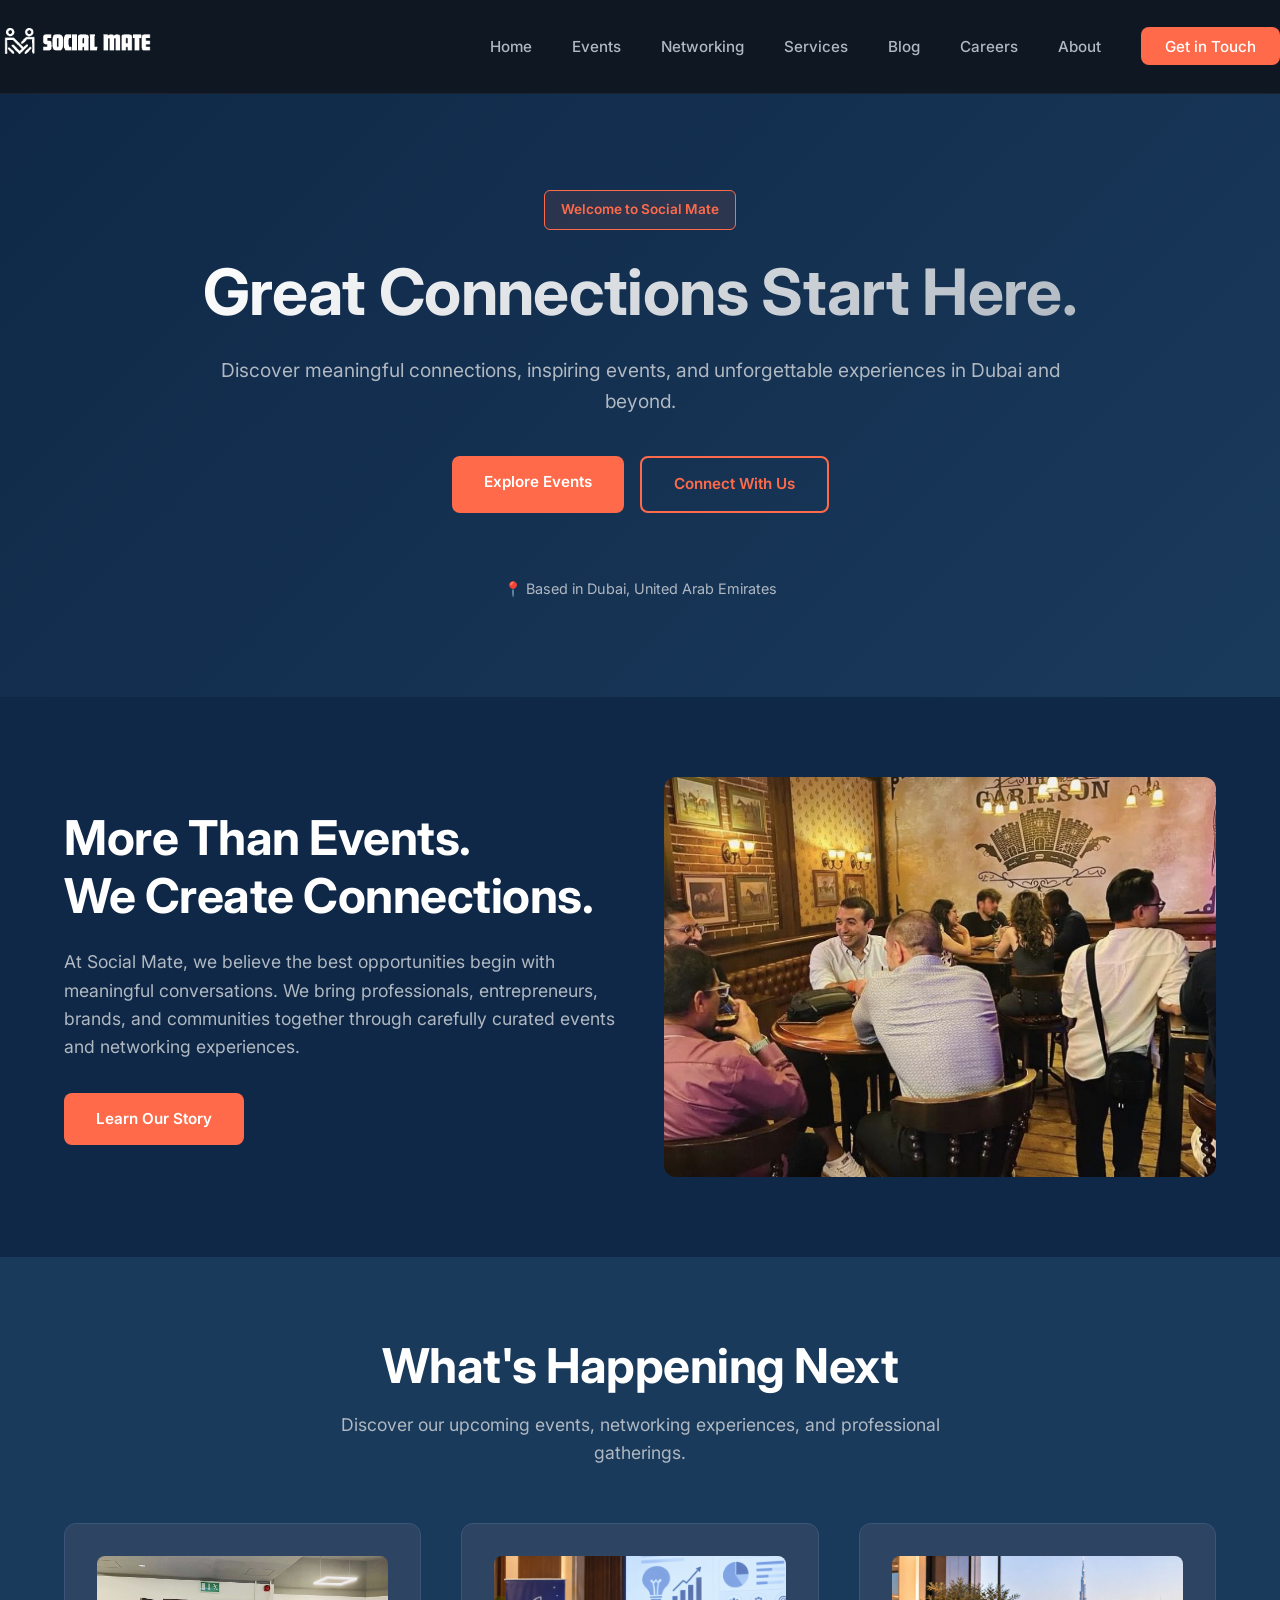
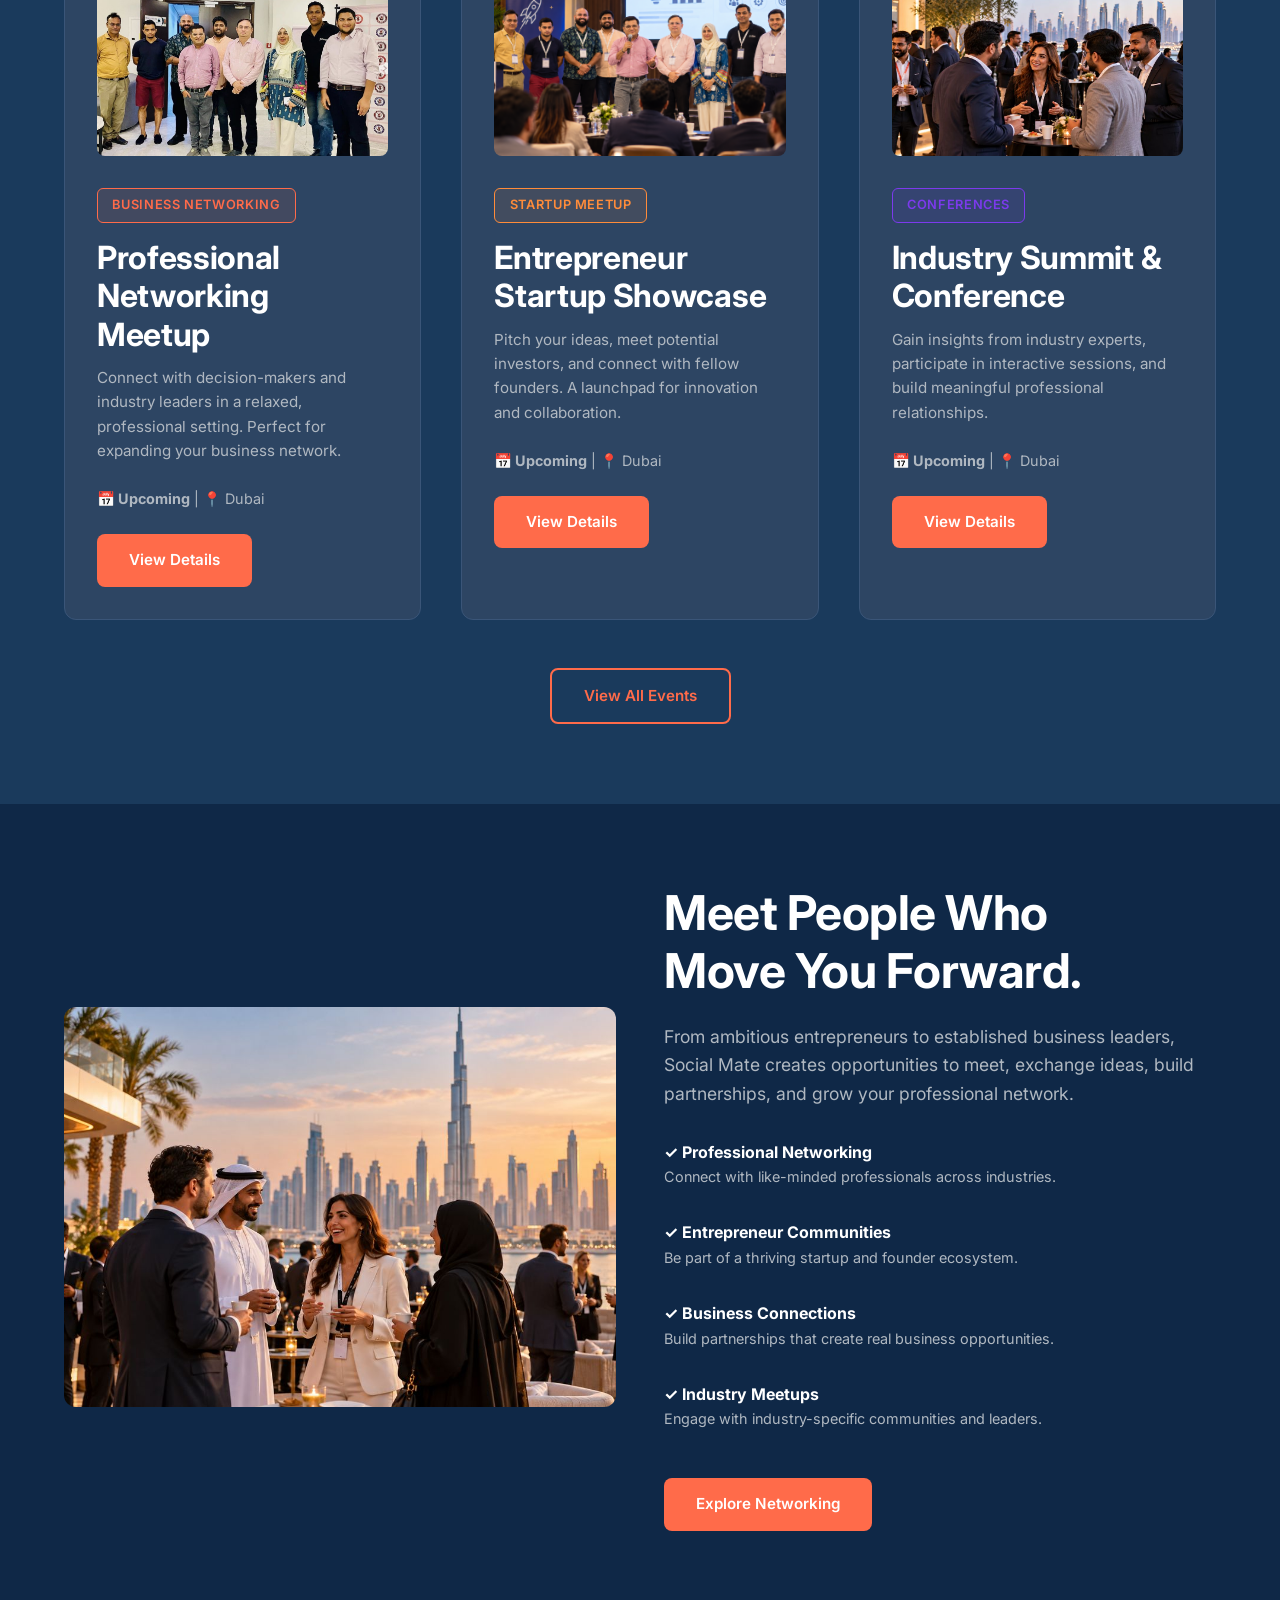
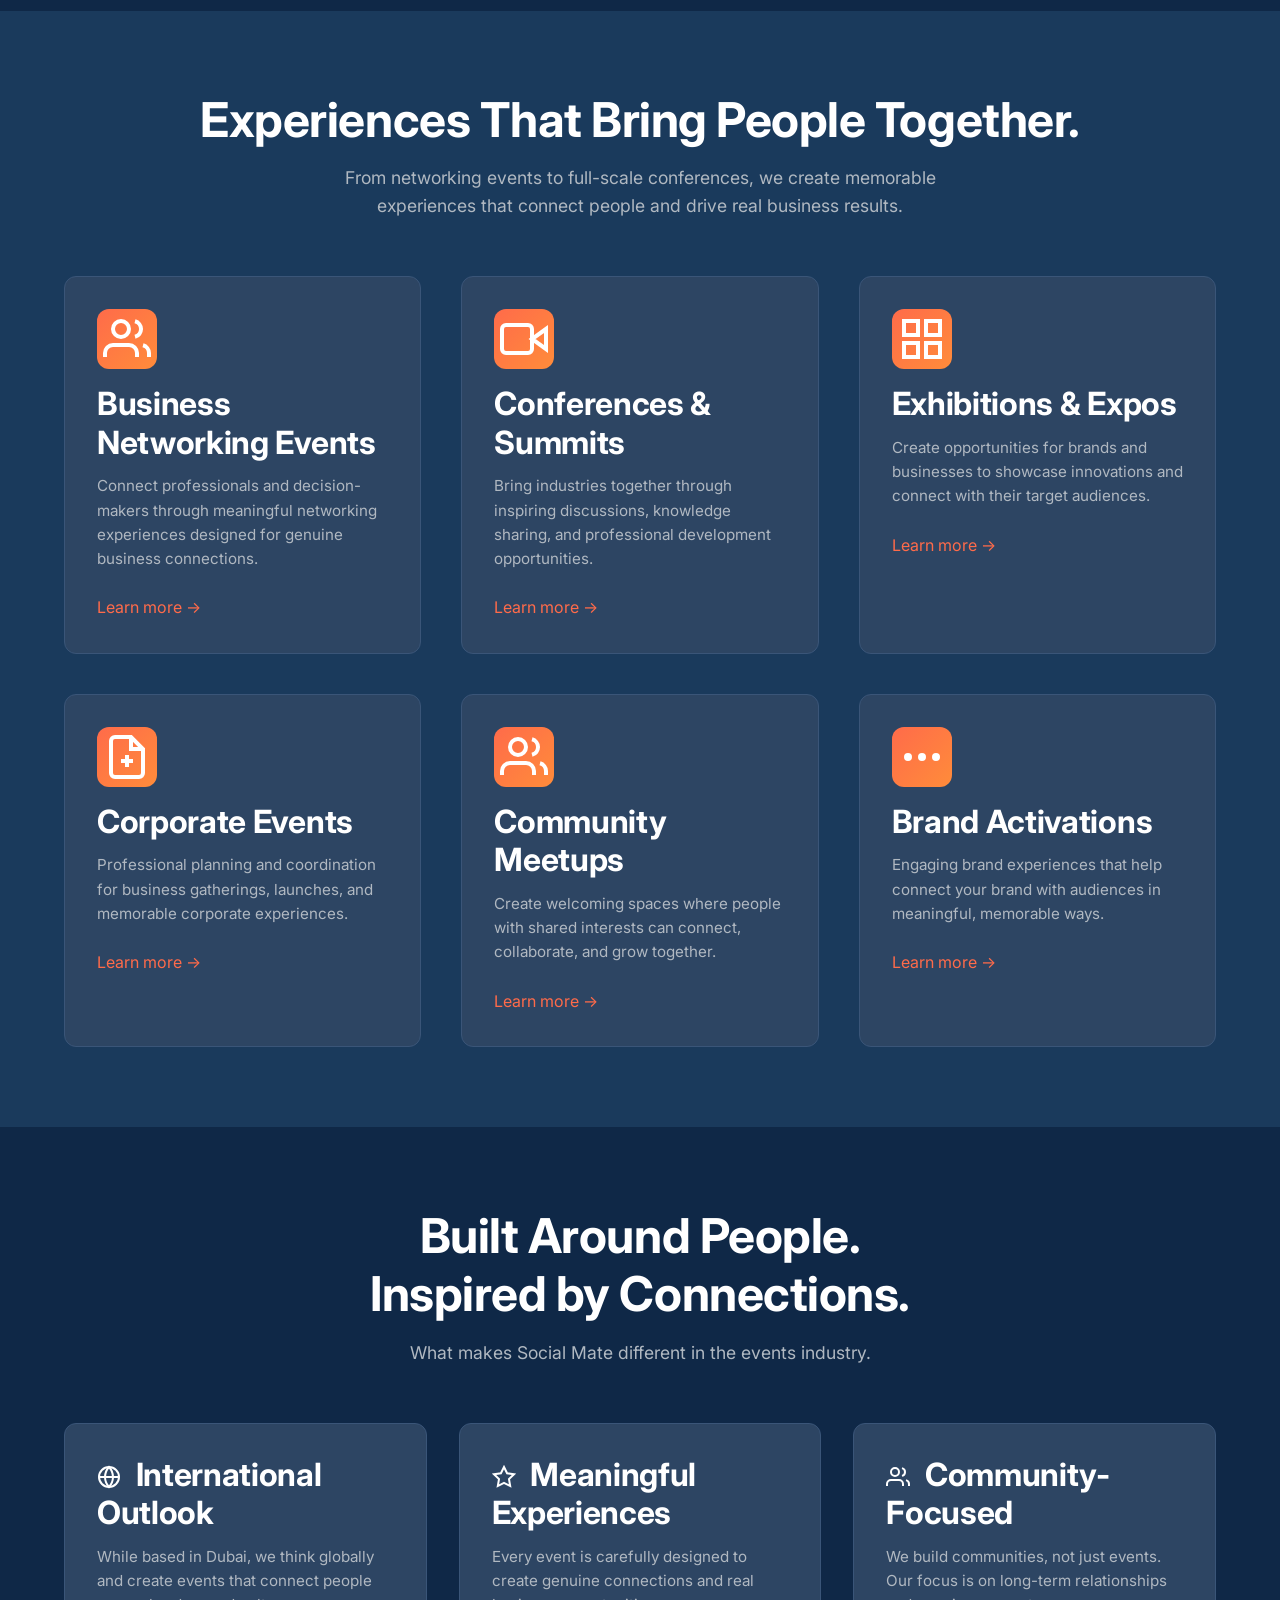
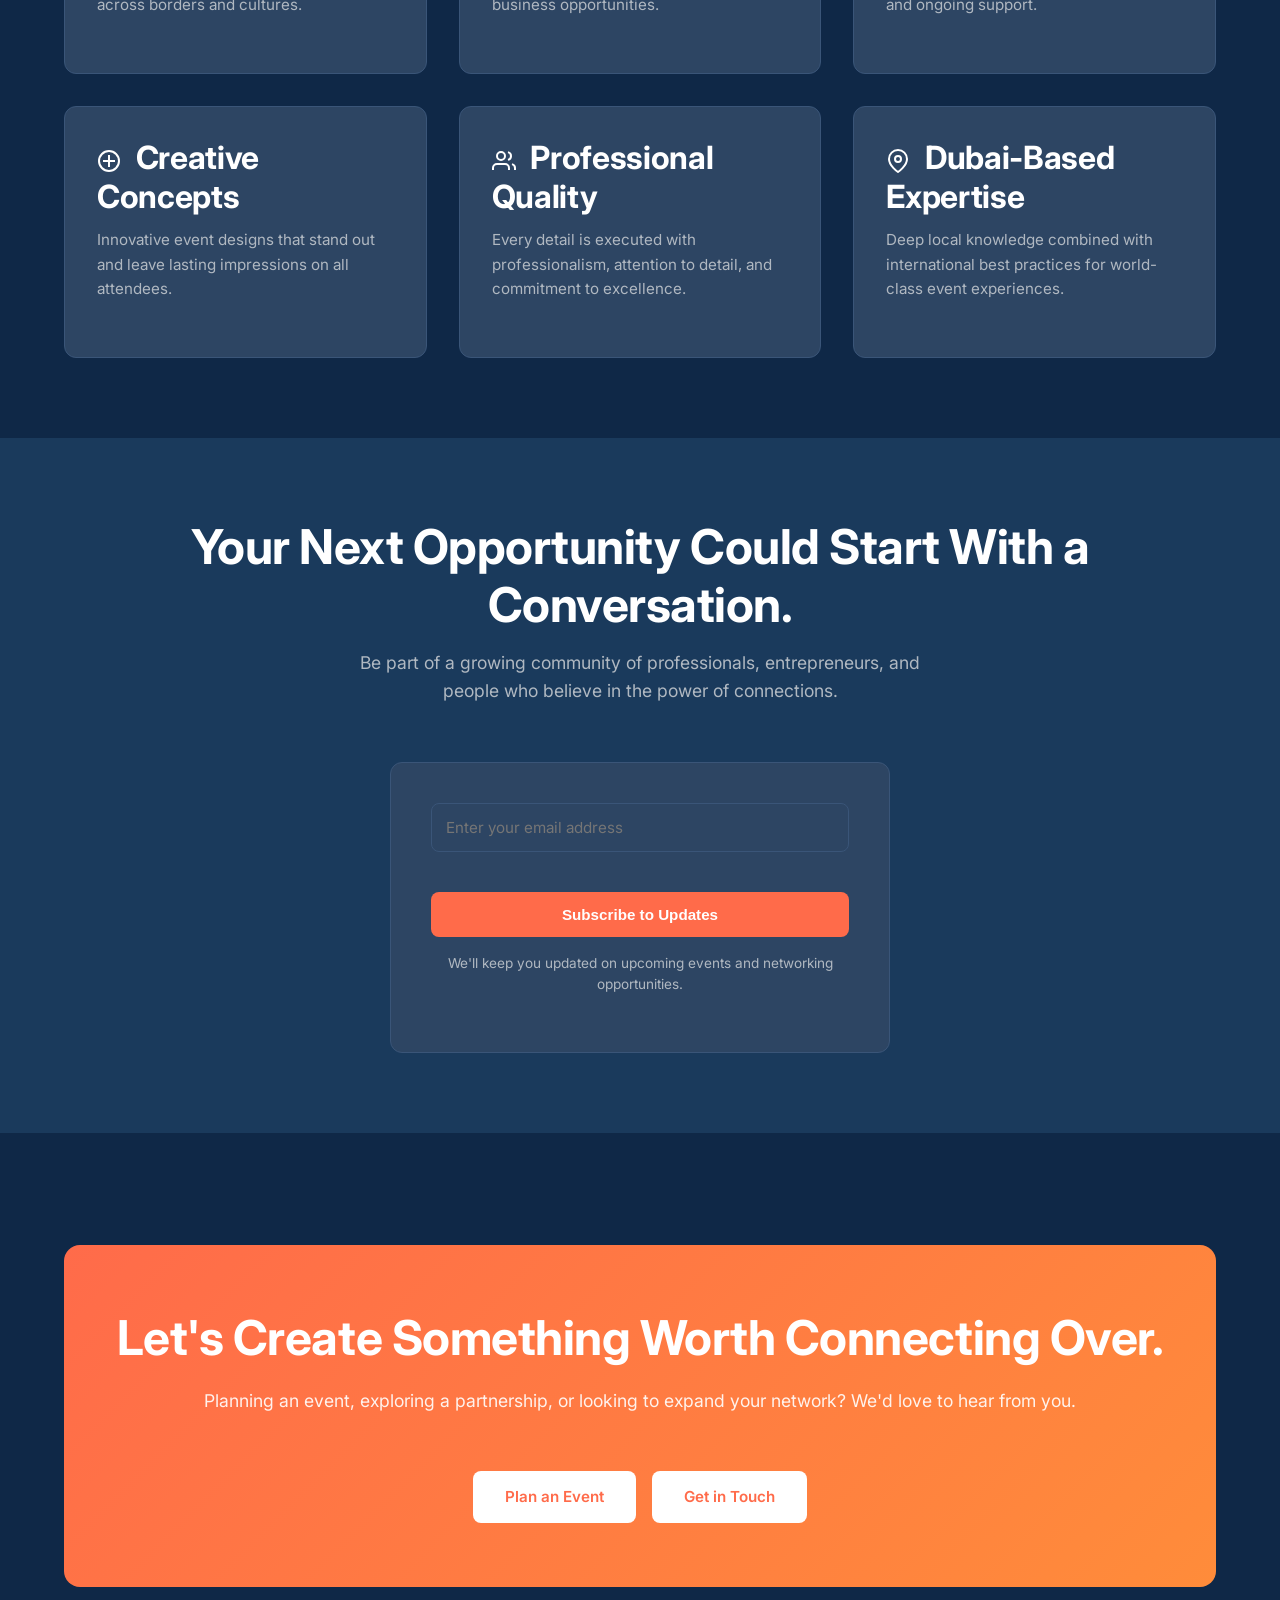
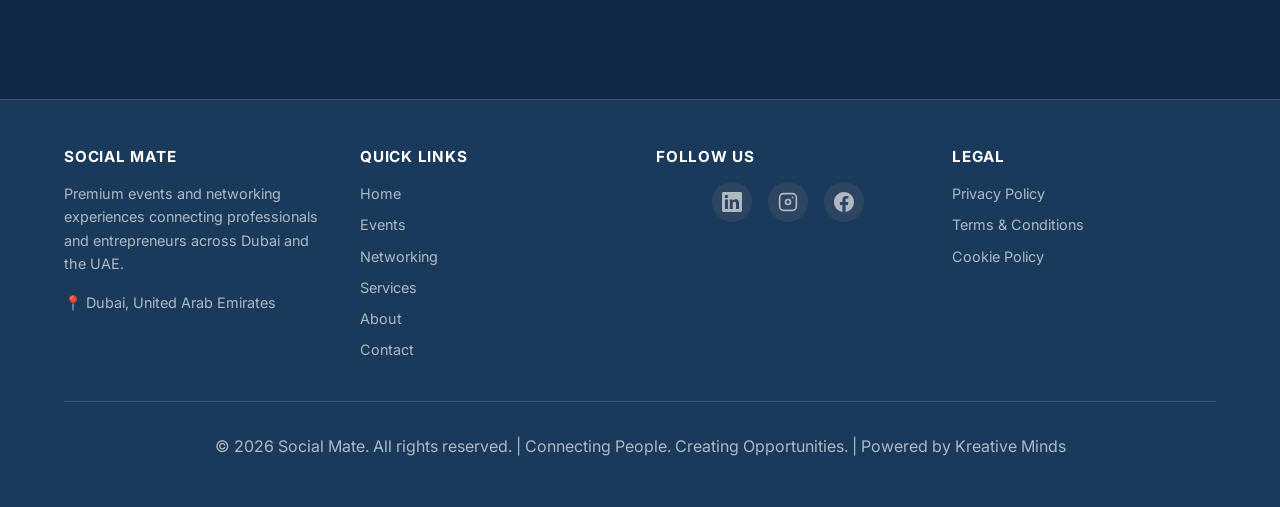
<file: index.html>
<!DOCTYPE html>
<html lang="en">
<head>
  <meta charset="UTF-8">
  <meta name="viewport" content="width=device-width, initial-scale=1.0">
  <title>Business Networking Events Dubai | Social Mate</title>
  <meta name="description" content="Discover professional networking events, startup meetups and business conferences in Dubai. Connect with entrepreneurs, investors and business leaders.">
  <meta name="keywords" content="networking events Dubai, business networking Dubai, startup events Dubai, professional networking, business meetups, conferences Dubai, entrepreneurs networking">

  <!-- Open Graph -->
  <meta property="og:title" content="Social Mate Events UAE | Where People Meet Opportunities">
  <meta property="og:description" content="Discover meaningful connections, inspiring events, and unforgettable experiences in Dubai and beyond.">
  <meta property="og:type" content="website">
  <meta property="og:url" content="https://socialmate.org">
  <meta property="og:image" content="https://socialmate.org/assets/images/og-image.jpg">

  <!-- Twitter Card -->
  <meta name="twitter:card" content="summary_large_image">
  <meta name="twitter:title" content="Social Mate Events UAE | Where People Meet Opportunities">
  <meta name="twitter:description" content="Discover meaningful connections, inspiring events, and unforgettable experiences in Dubai and beyond.">
  <meta name="twitter:image" content="https://socialmate.org/assets/images/og-image.jpg">

  <!-- Canonical -->
  <link rel="canonical" href="https://socialmate.org">

  <!-- Favicon -->
  <link rel="icon" type="image/png" href="/assets/images/favicon.png">
  <link rel="apple-touch-icon" href="/assets/images/favicon.png">

  <!-- Fonts -->
  <link rel="preconnect" href="https://fonts.googleapis.com">
  <link rel="preconnect" href="https://fonts.gstatic.com" crossorigin>
  <link href="https://fonts.googleapis.com/css2?family=Inter:wght@400;500;600;700;800&display=swap" rel="stylesheet">

  <!-- Styles -->
  <link rel="stylesheet" href="/css/style.css">

  <!-- JSON-LD Structured Data -->
  <script type="application/ld+json">
  {
    "@context": "https://schema.org",
    "@type": "Organization",
    "name": "Social Mate",
    "alternateName": "Social Mate Events UAE",
    "url": "https://socialmate.org",
    "logo": "https://socialmate.org/assets/images/logo.png",
    "image": "https://socialmate.org/assets/images/og-image.jpg",
    "description": "Premium events and professional networking platform connecting entrepreneurs, business owners, professionals, investors, and corporate leaders through curated networking experiences in Dubai and the United Arab Emirates.",
    "address": {
      "@type": "PostalAddress",
      "addressLocality": "Dubai",
      "addressRegion": "Dubai",
      "addressCountry": "AE",
      "streetAddress": "Dubai, United Arab Emirates"
    },
    "contact": {
      "@type": "ContactPoint",
      "contactType": "Customer Service",
      "url": "https://socialmate.org/contact.html"
    },
    "sameAs": [
      "https://linkedin.com/company/socialmateevents",
      "https://www.instagram.com/socialmateuae",
      "https://www.facebook.com/SocialMateUAE"
    ],
    "serviceType": [
      "Business Networking Events",
      "Corporate Events",
      "Conferences & Summits",
      "Exhibitions & Expos",
      "Community Meetups",
      "Brand Activations"
    ]
  }
  </script>
  <script type="application/ld+json">
  {
    "@context": "https://schema.org",
    "@type": "WebSite",
    "url": "https://socialmate.org",
    "name": "Social Mate - Professional Networking & Events Dubai",
    "description": "Discover meaningful business connections through professional networking events, startup meetups, and corporate events in Dubai and the UAE.",
    "potentialAction": {
      "@type": "SearchAction",
      "target": {
        "@type": "EntryPoint",
        "urlTemplate": "https://socialmate.org/events.html"
      }
    }
  }
  </script>
</head>
<body>
  <!-- Navigation -->
  <header>
    <nav class="container" style="display: flex; justify-content: space-between; align-items: center; padding: 1rem 0;">
      <div class="logo">
        <a href="/">
          <img src="/assets/images/logo.png" alt="Social Mate Logo" style="height: 50px; width: auto;">
        </a>
      </div>

      <ul class="nav-menu" style="list-style: none; display: flex; gap: 2.5rem;">
        <li><a href="/">Home</a></li>
        <li><a href="/events.html">Events</a></li>
        <li><a href="/networking.html">Networking</a></li>
        <li><a href="/services.html">Services</a></li>
        <li><a href="/blog.html">Blog</a></li>
        <li><a href="/careers.html">Careers</a></li>
        <li><a href="/about.html">About</a></li>
        <li><a href="/contact.html" class="nav-cta">Get in Touch</a></li>
      </ul>

      <div class="hamburger">
        <span></span>
        <span></span>
        <span></span>
      </div>
    </nav>
  </header>

  <!-- Hero Section -->
  <section class="hero">
    <div class="container">
      <div class="hero-content">
        <div class="hero-badge">Welcome to Social Mate</div>
        <h1>Great Connections Start Here.</h1>
        <p class="hero-description">Discover meaningful connections, inspiring events, and unforgettable experiences in Dubai and beyond.</p>

        <div class="hero-cta">
          <a href="/events.html" class="btn btn-primary">Explore Events</a>
          <a href="/contact.html" class="btn btn-secondary">Connect With Us</a>
        </div>

        <div class="location-badge">
          📍 Based in Dubai, United Arab Emirates
        </div>
      </div>
    </div>
  </section>

  <!-- Introduction Section -->
  <section style="background: var(--primary-dark);">
    <div class="container">
      <div class="feature-grid">
        <div>
          <h2>More Than Events.<br>We Create Connections.</h2>
          <p style="font-size: 1.1rem; color: var(--text-secondary); margin: 1.5rem 0;">
            At Social Mate, we believe the best opportunities begin with meaningful conversations. We bring professionals, entrepreneurs, brands, and communities together through carefully curated events and networking experiences.
          </p>
          <div style="margin-top: 2rem;">
            <a href="/about.html" class="btn btn-primary">Learn Our Story</a>
          </div>
        </div>
        <div class="feature-image" style="border-radius: 12px; height: 400px; overflow: hidden;">
          <img src="/assets/images/socialmate-networking-lounge.jpg" alt="Professional networking lounge" style="width: 100%; height: 100%; object-fit: cover;">
        </div>
      </div>
    </div>
  </section>

  <!-- Upcoming Events Section -->
  <section style="background: var(--primary-darker);">
    <div class="container">
      <div class="section-header">
        <h2>What's Happening Next</h2>
        <p>Discover our upcoming events, networking experiences, and professional gatherings.</p>
      </div>

      <div class="grid-3">
        <div class="card">
          <img src="/assets/images/socialmate-event-group-1.jpg" alt="Professional Networking Meetup" style="width: 100%; height: 200px; object-fit: cover; border-radius: 8px; margin-bottom: 1.5rem;">
          <div class="event-category">Business Networking</div>
          <h3>Professional Networking Meetup</h3>
          <p>Connect with decision-makers and industry leaders in a relaxed, professional setting. Perfect for expanding your business network.</p>
          <p style="color: var(--text-secondary); font-size: 0.9rem;"><strong>📅 Upcoming</strong> | 📍 Dubai</p>
          <a href="/events.html" class="btn btn-primary">View Details</a>
        </div>

        <div class="card">
          <img src="/assets/images/socialmate-startup-pitch.jpg" alt="Entrepreneur Startup Showcase" style="width: 100%; height: 200px; object-fit: cover; border-radius: 8px; margin-bottom: 1.5rem;">
          <div class="event-category" style="background: rgba(255, 140, 58, 0.1); border-color: var(--accent-orange); color: var(--accent-orange);">Startup Meetup</div>
          <h3>Entrepreneur Startup Showcase</h3>
          <p>Pitch your ideas, meet potential investors, and connect with fellow founders. A launchpad for innovation and collaboration.</p>
          <p style="color: var(--text-secondary); font-size: 0.9rem;"><strong>📅 Upcoming</strong> | 📍 Dubai</p>
          <a href="/events.html" class="btn btn-primary">View Details</a>
        </div>

        <div class="card">
          <img src="/assets/images/socialmate-rooftop-conference-burj.jpg" alt="Industry Summit & Conference" style="width: 100%; height: 200px; object-fit: cover; border-radius: 8px; margin-bottom: 1.5rem;">
          <div class="event-category" style="background: rgba(124, 58, 237, 0.1); border-color: #7c3aed; color: #7c3aed;">Conferences</div>
          <h3>Industry Summit & Conference</h3>
          <p>Gain insights from industry experts, participate in interactive sessions, and build meaningful professional relationships.</p>
          <p style="color: var(--text-secondary); font-size: 0.9rem;"><strong>📅 Upcoming</strong> | 📍 Dubai</p>
          <a href="/events.html" class="btn btn-primary">View Details</a>
        </div>
      </div>

      <div class="text-center" style="margin-top: 3rem;">
        <a href="/events.html" class="btn btn-secondary">View All Events</a>
      </div>
    </div>
  </section>

  <!-- Networking Section -->
  <section style="background: var(--primary-dark);">
    <div class="container">
      <div class="feature-grid">
        <div class="feature-image" style="border-radius: 12px; height: 400px; overflow: hidden;">
          <img src="/assets/images/socialmate-rooftop-lounge-sunset.jpg" alt="Community and networking experience" style="width: 100%; height: 100%; object-fit: cover;">
        </div>
        <div>
          <h2>Meet People Who<br>Move You Forward.</h2>
          <p style="font-size: 1.1rem; color: var(--text-secondary); margin: 1.5rem 0;">
            From ambitious entrepreneurs to established business leaders, Social Mate creates opportunities to meet, exchange ideas, build partnerships, and grow your professional network.
          </p>
          <div style="margin-top: 2rem; display: flex; flex-direction: column; gap: 1rem;">
            <div>
              <strong>✓ Professional Networking</strong>
              <p style="font-size: 0.9rem;">Connect with like-minded professionals across industries.</p>
            </div>
            <div>
              <strong>✓ Entrepreneur Communities</strong>
              <p style="font-size: 0.9rem;">Be part of a thriving startup and founder ecosystem.</p>
            </div>
            <div>
              <strong>✓ Business Connections</strong>
              <p style="font-size: 0.9rem;">Build partnerships that create real business opportunities.</p>
            </div>
            <div>
              <strong>✓ Industry Meetups</strong>
              <p style="font-size: 0.9rem;">Engage with industry-specific communities and leaders.</p>
            </div>
          </div>
          <div style="margin-top: 2rem;">
            <a href="/networking.html" class="btn btn-primary">Explore Networking</a>
          </div>
        </div>
      </div>
    </div>
  </section>

  <!-- Services Section -->
  <section style="background: var(--primary-darker);">
    <div class="container">
      <div class="section-header">
        <h2>Experiences That Bring People Together.</h2>
        <p>From networking events to full-scale conferences, we create memorable experiences that connect people and drive real business results.</p>
      </div>

      <div class="grid-3">
        <div class="card">
          <div class="service-icon">
            <svg viewBox="0 0 24 24" width="48" height="48" fill="none" stroke="currentColor" stroke-width="2">
              <path d="M17 21v-2a4 4 0 0 0-4-4H5a4 4 0 0 0-4 4v2"/>
              <circle cx="9" cy="7" r="4"/>
              <path d="M23 21v-2a4 4 0 0 0-3-3.87"/>
              <path d="M16 3.13a4 4 0 0 1 0 7.75"/>
            </svg>
          </div>
          <h3>Business Networking Events</h3>
          <p>Connect professionals and decision-makers through meaningful networking experiences designed for genuine business connections.</p>
          <a href="/services.html">Learn more →</a>
        </div>

        <div class="card">
          <div class="service-icon">
            <svg viewBox="0 0 24 24" width="48" height="48" fill="none" stroke="currentColor" stroke-width="2">
              <path d="M23 7l-7 5 7 5V7z"/>
              <rect x="1" y="5" width="15" height="14" rx="2" ry="2"/>
            </svg>
          </div>
          <h3>Conferences & Summits</h3>
          <p>Bring industries together through inspiring discussions, knowledge sharing, and professional development opportunities.</p>
          <a href="/services.html">Learn more →</a>
        </div>

        <div class="card">
          <div class="service-icon">
            <svg viewBox="0 0 24 24" width="48" height="48" fill="none" stroke="currentColor" stroke-width="2">
              <rect x="3" y="3" width="7" height="7"/>
              <rect x="14" y="3" width="7" height="7"/>
              <rect x="14" y="14" width="7" height="7"/>
              <rect x="3" y="14" width="7" height="7"/>
            </svg>
          </div>
          <h3>Exhibitions & Expos</h3>
          <p>Create opportunities for brands and businesses to showcase innovations and connect with their target audiences.</p>
          <a href="/services.html">Learn more →</a>
        </div>

        <div class="card">
          <div class="service-icon">
            <svg viewBox="0 0 24 24" width="48" height="48" fill="none" stroke="currentColor" stroke-width="2">
              <path d="M14 2H6a2 2 0 0 0-2 2v16a2 2 0 0 0 2 2h12a2 2 0 0 0 2-2V8z"/>
              <polyline points="14 2 14 8 20 8"/>
              <line x1="12" y1="11" x2="12" y2="17"/>
              <line x1="9" y1="14" x2="15" y2="14"/>
            </svg>
          </div>
          <h3>Corporate Events</h3>
          <p>Professional planning and coordination for business gatherings, launches, and memorable corporate experiences.</p>
          <a href="/services.html">Learn more →</a>
        </div>

        <div class="card">
          <div class="service-icon">
            <svg viewBox="0 0 24 24" width="48" height="48" fill="none" stroke="currentColor" stroke-width="2">
              <path d="M17 21v-2a4 4 0 0 0-4-4H5a4 4 0 0 0-4 4v2"/>
              <circle cx="9" cy="7" r="4"/>
              <path d="M23 21v-2a4 4 0 0 0-3-3.87"/>
              <path d="M16 3.13a4 4 0 0 1 0 7.75"/>
            </svg>
          </div>
          <h3>Community Meetups</h3>
          <p>Create welcoming spaces where people with shared interests can connect, collaborate, and grow together.</p>
          <a href="/services.html">Learn more →</a>
        </div>

        <div class="card">
          <div class="service-icon">
            <svg viewBox="0 0 24 24" width="48" height="48" fill="none" stroke="currentColor" stroke-width="2">
              <circle cx="12" cy="12" r="1"/>
              <circle cx="19" cy="12" r="1"/>
              <circle cx="5" cy="12" r="1"/>
            </svg>
          </div>
          <h3>Brand Activations</h3>
          <p>Engaging brand experiences that help connect your brand with audiences in meaningful, memorable ways.</p>
          <a href="/services.html">Learn more →</a>
        </div>
      </div>
    </div>
  </section>

  <!-- Why Social Mate Section -->
  <section style="background: var(--primary-dark);">
    <div class="container">
      <div class="section-header">
        <h2>Built Around People.<br>Inspired by Connections.</h2>
        <p>What makes Social Mate different in the events industry.</p>
      </div>

      <div class="grid-2">
        <div class="card">
          <h3><svg viewBox="0 0 24 24" width="24" height="24" fill="none" stroke="currentColor" stroke-width="2" style="display: inline-block; margin-right: 8px; vertical-align: middle;">
            <circle cx="12" cy="12" r="10"/>
            <line x1="2" y1="12" x2="22" y2="12"/>
            <path d="M12 2a15.3 15.3 0 0 1 4 10 15.3 15.3 0 0 1-4 10 15.3 15.3 0 0 1-4-10 15.3 15.3 0 0 1 4-10z"/>
          </svg> International Outlook</h3>
          <p>While based in Dubai, we think globally and create events that connect people across borders and cultures.</p>
        </div>

        <div class="card">
          <h3><svg viewBox="0 0 24 24" width="24" height="24" fill="none" stroke="currentColor" stroke-width="2" style="display: inline-block; margin-right: 8px; vertical-align: middle;">
            <polygon points="12 2 15.09 8.26 22 9.27 17 14.14 18.18 21.02 12 17.77 5.82 21.02 7 14.14 2 9.27 8.91 8.26 12 2"/>
          </svg> Meaningful Experiences</h3>
          <p>Every event is carefully designed to create genuine connections and real business opportunities.</p>
        </div>

        <div class="card">
          <h3><svg viewBox="0 0 24 24" width="24" height="24" fill="none" stroke="currentColor" stroke-width="2" style="display: inline-block; margin-right: 8px; vertical-align: middle;">
            <path d="M17 21v-2a4 4 0 0 0-4-4H5a4 4 0 0 0-4 4v2"/>
            <circle cx="9" cy="7" r="4"/>
            <path d="M23 21v-2a4 4 0 0 0-3-3.87"/>
            <path d="M16 3.13a4 4 0 0 1 0 7.75"/>
          </svg> Community-Focused</h3>
          <p>We build communities, not just events. Our focus is on long-term relationships and ongoing support.</p>
        </div>

        <div class="card">
          <h3><svg viewBox="0 0 24 24" width="24" height="24" fill="none" stroke="currentColor" stroke-width="2" style="display: inline-block; margin-right: 8px; vertical-align: middle;">
            <circle cx="12" cy="12" r="10"/>
            <path d="M12 6v12M6 12h12"/>
          </svg> Creative Concepts</h3>
          <p>Innovative event designs that stand out and leave lasting impressions on all attendees.</p>
        </div>

        <div class="card">
          <h3><svg viewBox="0 0 24 24" width="24" height="24" fill="none" stroke="currentColor" stroke-width="2" style="display: inline-block; margin-right: 8px; vertical-align: middle;">
            <path d="M17 21v-2a4 4 0 0 0-4-4H5a4 4 0 0 0-4 4v2"/>
            <circle cx="9" cy="7" r="4"/>
            <path d="M23 21v-2a4 4 0 0 0-3-3.87"/>
            <path d="M16 3.13a4 4 0 0 1 0 7.75"/>
          </svg> Professional Quality</h3>
          <p>Every detail is executed with professionalism, attention to detail, and commitment to excellence.</p>
        </div>

        <div class="card">
          <h3><svg viewBox="0 0 24 24" width="24" height="24" fill="none" stroke="currentColor" stroke-width="2" style="display: inline-block; margin-right: 8px; vertical-align: middle;">
            <path d="M21 10c0 7-9 13-9 13s-9-6-9-13a9 9 0 0 1 18 0z"/>
            <circle cx="12" cy="10" r="3"/>
          </svg> Dubai-Based Expertise</h3>
          <p>Deep local knowledge combined with international best practices for world-class event experiences.</p>
        </div>
      </div>
    </div>
  </section>

  <!-- Join Community Section -->
  <section style="background: var(--primary-darker);">
    <div class="container">
      <div class="section-header">
        <h2>Your Next Opportunity Could Start With a Conversation.</h2>
        <p>Be part of a growing community of professionals, entrepreneurs, and people who believe in the power of connections.</p>
      </div>

      <div style="background: var(--neutral-gray); border: 1px solid var(--border-color); border-radius: 12px; padding: 2.5rem; max-width: 500px; margin: 0 auto;">
        <form id="newsletter-form" style="display: flex; flex-direction: column; gap: 1rem;">
          <div class="form-group">
            <input type="email" name="email" placeholder="Enter your email address" required style="margin-bottom: 0;">
          </div>
          <button type="submit" class="btn btn-primary" style="width: 100%;">Subscribe to Updates</button>
        </form>
        <p style="text-align: center; font-size: 0.85rem; color: var(--text-secondary); margin-top: 1rem;">We'll keep you updated on upcoming events and networking opportunities.</p>
      </div>
    </div>
  </section>

  <!-- Final CTA Section -->
  <section style="background: var(--primary-dark);">
    <div class="container">
      <div class="cta-section">
        <h2>Let's Create Something Worth Connecting Over.</h2>
        <p style="font-size: 1.1rem;">Planning an event, exploring a partnership, or looking to expand your network? We'd love to hear from you.</p>
        <div style="display: flex; gap: 1rem; justify-content: center; margin-top: 2rem; flex-wrap: wrap;">
          <a href="/contact.html?type=event" class="btn" style="background: white; color: var(--accent-coral);">Plan an Event</a>
          <a href="/contact.html" class="btn" style="background: white; color: var(--accent-coral);">Get in Touch</a>
        </div>
      </div>
    </div>
  </section>

  <!-- Footer -->
  <footer>
    <div class="container">
      <div class="footer-content">
        <div class="footer-section">
          <h4>Social Mate</h4>
          <p style="font-size: 0.9rem; color: var(--text-secondary);">Premium events and networking experiences connecting professionals and entrepreneurs across Dubai and the UAE.</p>
          <p style="font-size: 0.9rem; color: var(--text-secondary); margin-top: 1rem;">📍 Dubai, United Arab Emirates</p>
        </div>

        <div class="footer-section">
          <h4>Quick Links</h4>
          <ul>
            <li><a href="/">Home</a></li>
            <li><a href="/events.html">Events</a></li>
            <li><a href="/networking.html">Networking</a></li>
            <li><a href="/services.html">Services</a></li>
            <li><a href="/about.html">About</a></li>
            <li><a href="/contact.html">Contact</a></li>
          </ul>
        </div>

        <div class="footer-section">
          <h4>Follow Us</h4>
          <div class="social-links">
            <a href="https://linkedin.com/company/socialmateevents" target="_blank" title="LinkedIn">
              <svg viewBox="0 0 24 24" width="20" height="20" fill="currentColor">
                <path d="M20.447 20.452h-3.554v-5.569c0-1.328-.027-3.037-1.852-3.037-1.853 0-2.136 1.445-2.136 2.939v5.667H9.351V9h3.414v1.561h.046c.477-.9 1.637-1.85 3.37-1.85 3.601 0 4.267 2.37 4.267 5.455v6.286zM5.337 7.433c-1.144 0-2.063-.926-2.063-2.065 0-1.138.92-2.063 2.063-2.063 1.14 0 2.064.925 2.064 2.063 0 1.139-.925 2.065-2.064 2.065zm1.782 13.019H3.555V9h3.564v11.452zM22.225 0H1.771C.792 0 0 .774 0 1.729v20.542C0 23.227.792 24 1.771 24h20.451C23.2 24 24 23.227 24 22.271V1.729C24 .774 23.2 0 22.222 0h.003z"/>
              </svg>
            </a>
            <a href="https://www.instagram.com/socialmateuae" target="_blank" title="Instagram">
              <svg viewBox="0 0 24 24" width="20" height="20" fill="currentColor">
                <rect x="2" y="2" width="20" height="20" rx="4.5" fill="none" stroke="currentColor" stroke-width="2"/>
                <circle cx="12" cy="12" r="3" fill="none" stroke="currentColor" stroke-width="2"/>
                <circle cx="17.5" cy="6.5" r="1" fill="currentColor"/>
              </svg>
            </a>
            <a href="https://www.facebook.com/SocialMateUAE" target="_blank" title="Facebook">
              <svg viewBox="0 0 24 24" width="20" height="20" fill="currentColor">
                <path d="M24 12.073c0-6.627-5.373-12-12-12s-12 5.373-12 12c0 5.99 4.388 10.954 10.125 11.854v-8.385H7.078v-3.47h3.047V9.43c0-3.007 1.792-4.669 4.533-4.669 1.312 0 2.686.235 2.686.235v2.953H15.83c-1.491 0-1.956.925-1.956 1.874v2.25h3.328l-.532 3.47h-2.796v8.385C19.612 23.027 24 18.062 24 12.073z"/>
              </svg>
            </a>
          </div>
        </div>

        <div class="footer-section">
          <h4>Legal</h4>
          <ul>
            <li><a href="/privacy.html">Privacy Policy</a></li>
            <li><a href="/terms.html">Terms & Conditions</a></li>
            <li><a href="/cookies.html">Cookie Policy</a></li>
          </ul>
        </div>
      </div>

      <div class="footer-bottom">
        <p>© <span id="current-year">2026</span> <a href="/" style="color: inherit; text-decoration: none;">Social Mate</a>. All rights reserved. | Connecting People. Creating Opportunities. | Powered by <a href="https://kreativeminds.ae" target="_blank" style="color: inherit; text-decoration: none;">Kreative Minds</a></p>
      </div>
    </div>
  </footer>

  <script src="/js/script.js"></script>
</body>
</html>
</file>
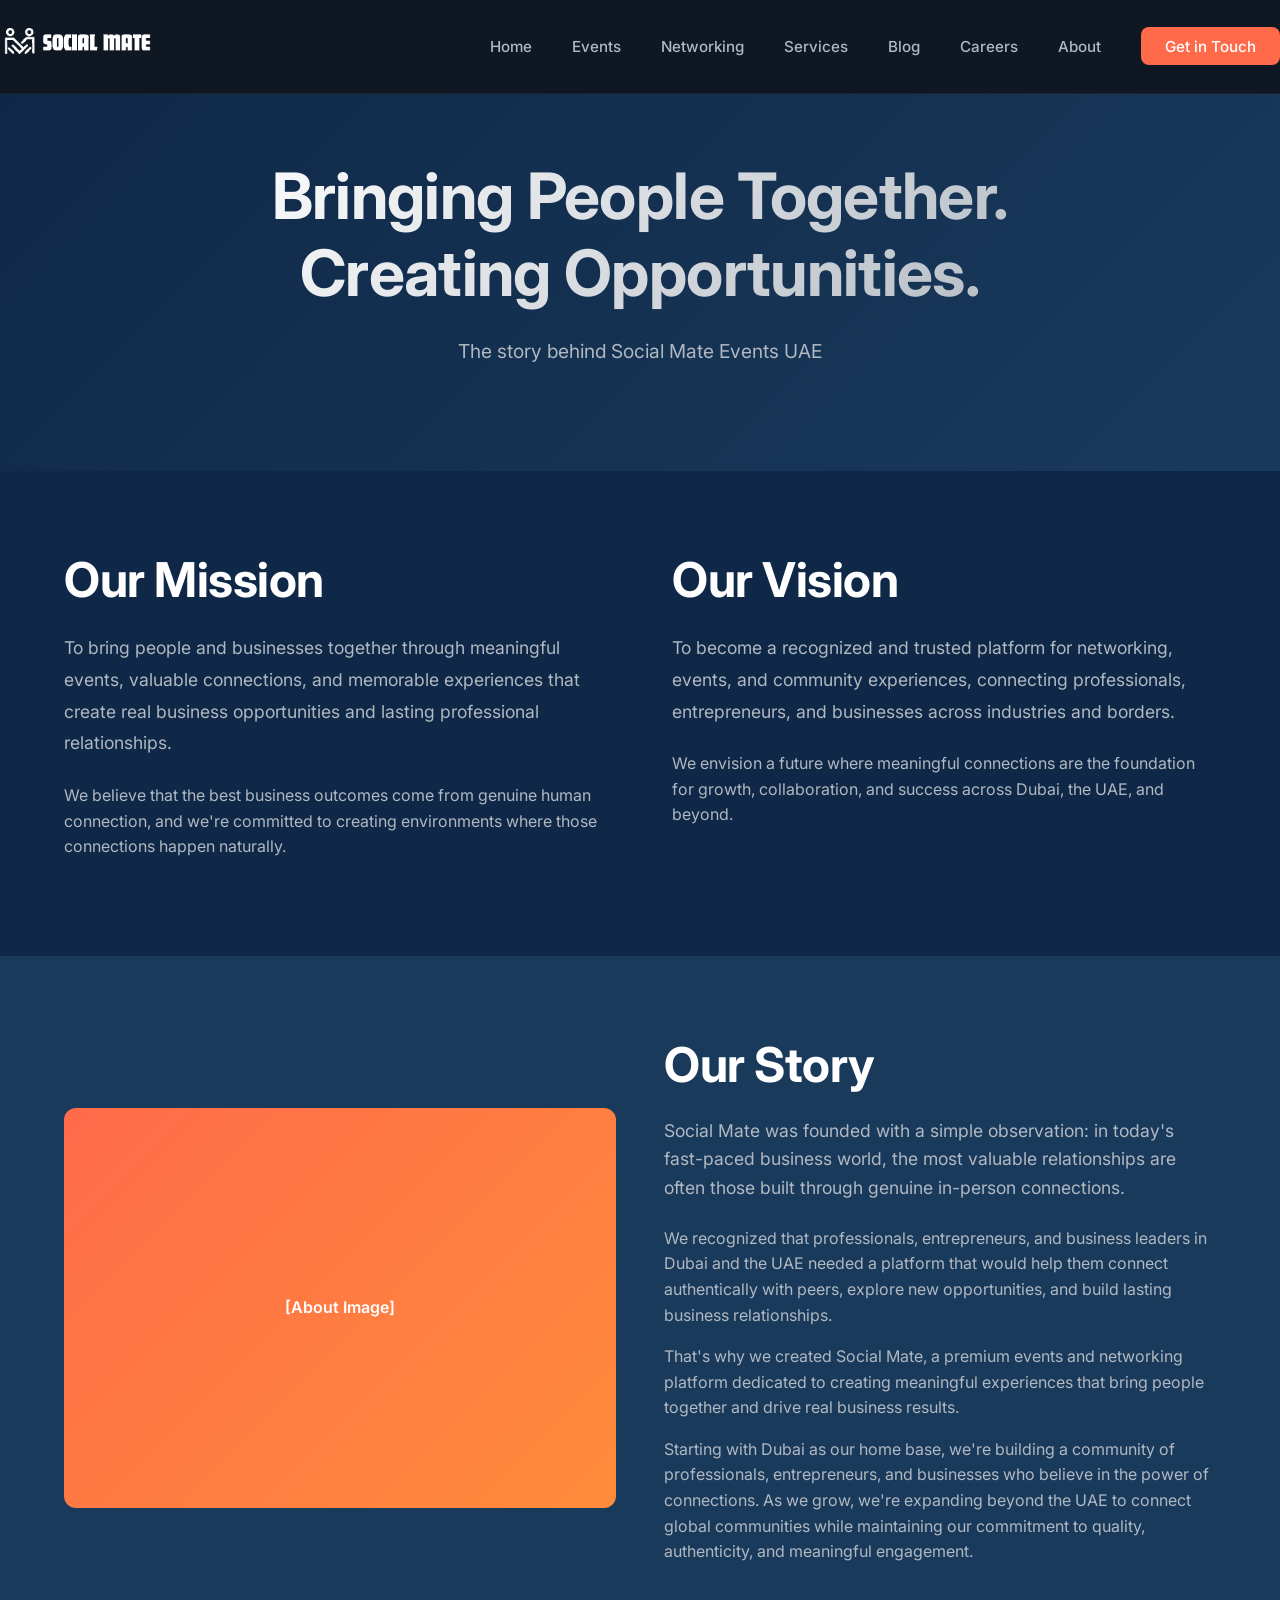
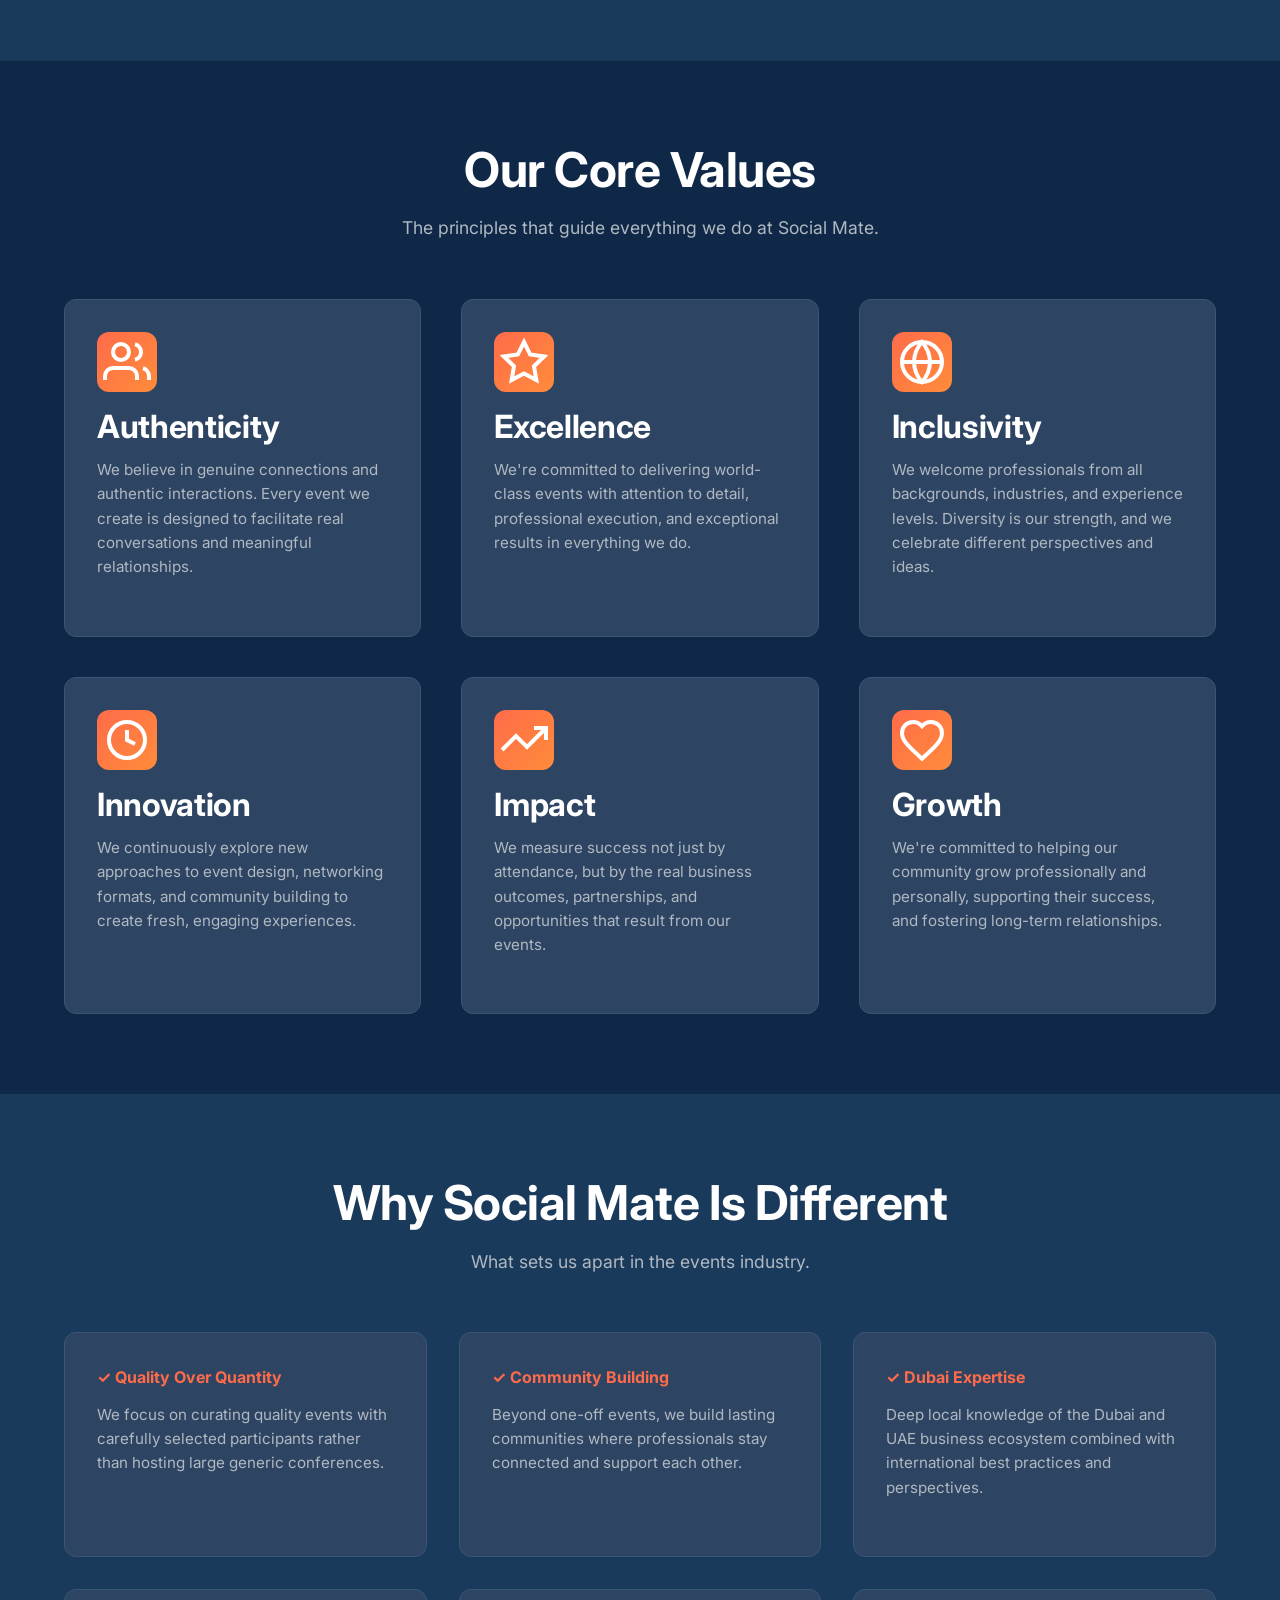
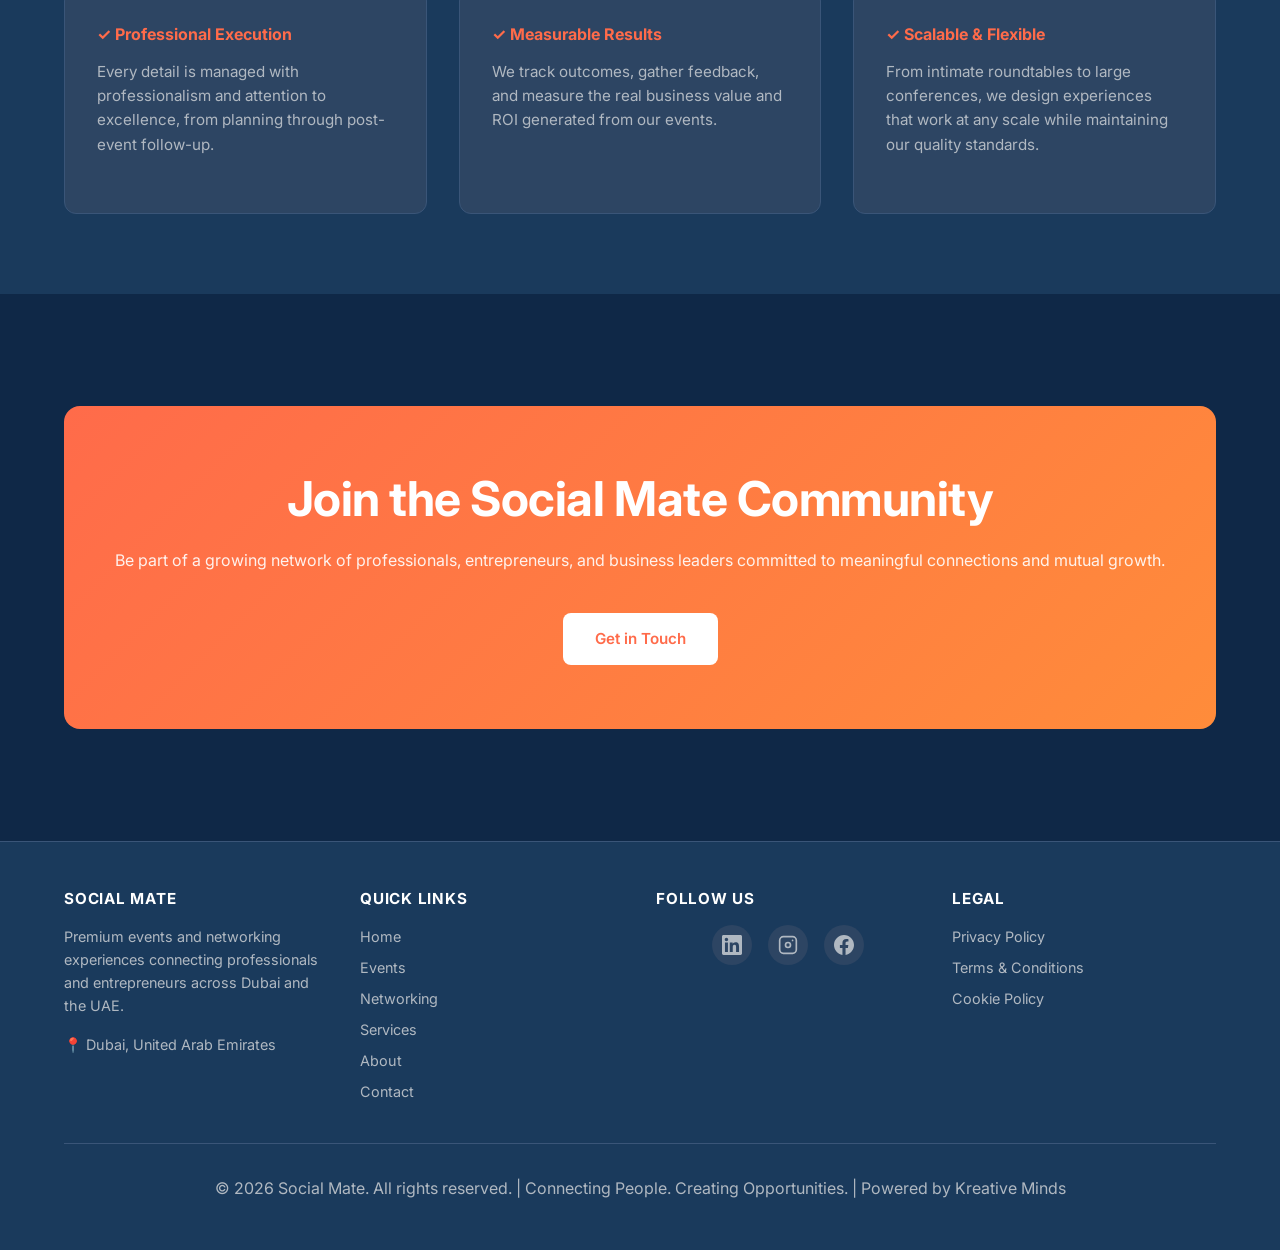
<file: about.html>
<!DOCTYPE html>
<html lang="en">
<head>
  <meta charset="UTF-8">
  <meta name="viewport" content="width=device-width, initial-scale=1.0">
  <title>About Social Mate | Events & Networking Platform UAE</title>
  <meta name="description" content="Learn about Social Mate Events UAE. Discover our mission to bring people together through meaningful events, valuable connections, and memorable networking experiences in Dubai.">

  <meta property="og:title" content="About Social Mate Events UAE">
  <meta property="og:type" content="website">
  <meta property="og:url" content="https://socialmate.org/about.html">
  <meta property="og:image" content="https://socialmate.org/assets/images/og-image.jpg">

  <!-- Twitter Card -->
  <meta name="twitter:card" content="summary_large_image">
  <meta name="twitter:title" content="About Social Mate Events UAE">
  <meta name="twitter:description" content="Learn about Social Mate Events UAE. Discover our mission to bring people together through meaningful events and valuable connections in Dubai.">

  <link rel="canonical" href="https://socialmate.org/about.html">

  <link rel="icon" type="image/png" href="/assets/images/favicon.png">
  <link rel="preconnect" href="https://fonts.googleapis.com">
  <link rel="preconnect" href="https://fonts.gstatic.com" crossorigin>
  <link href="https://fonts.googleapis.com/css2?family=Inter:wght@400;500;600;700;800&display=swap" rel="stylesheet">

  <link rel="stylesheet" href="/css/style.css">

  <!-- JSON-LD Structured Data -->
  <script type="application/ld+json">
  {
    "@context": "https://schema.org",
    "@type": "BreadcrumbList",
    "itemListElement": [
      {
        "@type": "ListItem",
        "position": 1,
        "name": "Home",
        "item": "https://socialmate.org/"
      },
      {
        "@type": "ListItem",
        "position": 2,
        "name": "About",
        "item": "https://socialmate.org/about.html"
      }
    ]
  }
  </script>
  <script type="application/ld+json">
  {
    "@context": "https://schema.org",
    "@type": "AboutPage",
    "mainEntity": {
      "@type": "Organization",
      "name": "Social Mate",
      "description": "Premium events and professional networking platform connecting entrepreneurs, business owners, professionals, investors, and corporate leaders in Dubai and the UAE.",
      "foundingDate": "2023",
      "url": "https://socialmate.org",
      "logo": "https://socialmate.org/assets/images/logo.png",
      "image": "https://socialmate.org/assets/images/og-image.jpg",
      "address": {
        "@type": "PostalAddress",
        "addressLocality": "Dubai",
        "addressCountry": "AE"
      },
      "sameAs": [
        "https://linkedin.com/company/socialmateevents",
        "https://www.instagram.com/socialmateuae",
        "https://www.facebook.com/SocialMateUAE"
      ]
    }
  }
  </script>
</head>
<body>
  <!-- Navigation -->
  <header>
    <nav class="container" style="display: flex; justify-content: space-between; align-items: center; padding: 1rem 0;">
      <div class="logo">
        <a href="/">
          <img src="/assets/images/logo.png" alt="Social Mate Logo" style="height: 50px; width: auto;">
        </a>
      </div>

      <ul class="nav-menu" style="list-style: none; display: flex; gap: 2.5rem;">
        <li><a href="/">Home</a></li>
        <li><a href="/events.html">Events</a></li>
        <li><a href="/networking.html">Networking</a></li>
        <li><a href="/services.html">Services</a></li>
        <li><a href="/blog.html">Blog</a></li>
        <li><a href="/careers.html">Careers</a></li>
        <li><a href="/about.html">About</a></li>
        <li><a href="/contact.html" class="nav-cta">Get in Touch</a></li>
      </ul>

      <div class="hamburger">
        <span></span>
        <span></span>
        <span></span>
      </div>
    </nav>
  </header>

  <!-- Hero Section -->
  <section class="hero" style="padding: 4rem 2rem;">
    <div class="container">
      <div class="hero-content" style="text-align: center;">
        <h1>Bringing People Together.<br>Creating Opportunities.</h1>
        <p class="hero-description">The story behind Social Mate Events UAE</p>
      </div>
    </div>
  </section>

  <!-- Mission & Vision -->
  <section style="background: var(--primary-dark);">
    <div class="container">
      <div class="grid-2" style="gap: 4rem;">
        <div>
          <h2>Our Mission</h2>
          <p style="font-size: 1.1rem; color: var(--text-secondary); margin: 1.5rem 0; line-height: 1.8;">
            To bring people and businesses together through meaningful events, valuable connections, and memorable experiences that create real business opportunities and lasting professional relationships.
          </p>
          <p style="font-size: 1rem; color: var(--text-secondary);">
            We believe that the best business outcomes come from genuine human connection, and we're committed to creating environments where those connections happen naturally.
          </p>
        </div>

        <div>
          <h2>Our Vision</h2>
          <p style="font-size: 1.1rem; color: var(--text-secondary); margin: 1.5rem 0; line-height: 1.8;">
            To become a recognized and trusted platform for networking, events, and community experiences, connecting professionals, entrepreneurs, and businesses across industries and borders.
          </p>
          <p style="font-size: 1rem; color: var(--text-secondary);">
            We envision a future where meaningful connections are the foundation for growth, collaboration, and success across Dubai, the UAE, and beyond.
          </p>
        </div>
      </div>
    </div>
  </section>

  <!-- Our Story -->
  <section style="background: var(--primary-darker);">
    <div class="container">
      <div class="feature-grid">
        <div class="feature-image" style="background: linear-gradient(135deg, var(--accent-coral), var(--accent-orange)); border-radius: 12px; height: 400px; display: flex; align-items: center; justify-content: center; color: white; font-weight: 600;">
          [About Image]
        </div>
        <div>
          <h2>Our Story</h2>
          <p style="font-size: 1.1rem; color: var(--text-secondary); margin: 1.5rem 0;">
            Social Mate was founded with a simple observation: in today's fast-paced business world, the most valuable relationships are often those built through genuine in-person connections.
          </p>
          <p style="font-size: 1rem; color: var(--text-secondary); margin-bottom: 1rem;">
            We recognized that professionals, entrepreneurs, and business leaders in Dubai and the UAE needed a platform that would help them connect authentically with peers, explore new opportunities, and build lasting business relationships.
          </p>
          <p style="font-size: 1rem; color: var(--text-secondary); margin-bottom: 1rem;">
            That's why we created Social Mate, a premium events and networking platform dedicated to creating meaningful experiences that bring people together and drive real business results.
          </p>
          <p style="font-size: 1rem; color: var(--text-secondary);">
            Starting with Dubai as our home base, we're building a community of professionals, entrepreneurs, and businesses who believe in the power of connections. As we grow, we're expanding beyond the UAE to connect global communities while maintaining our commitment to quality, authenticity, and meaningful engagement.
          </p>
        </div>
      </div>
    </div>
  </section>

  <!-- Core Values -->
  <section style="background: var(--primary-dark);">
    <div class="container">
      <div class="section-header">
        <h2>Our Core Values</h2>
        <p>The principles that guide everything we do at Social Mate.</p>
      </div>

      <div class="grid-3">
        <div class="card">
          <div class="service-icon">
            <svg viewBox="0 0 24 24" width="48" height="48" fill="none" stroke="currentColor" stroke-width="2">
              <path d="M17 21v-2a4 4 0 0 0-4-4H5a4 4 0 0 0-4 4v2"/>
              <circle cx="9" cy="7" r="4"/>
              <path d="M23 21v-2a4 4 0 0 0-3-3.87"/>
              <path d="M16 3.13a4 4 0 0 1 0 7.75"/>
            </svg>
          </div>
          <h3>Authenticity</h3>
          <p>We believe in genuine connections and authentic interactions. Every event we create is designed to facilitate real conversations and meaningful relationships.</p>
        </div>

        <div class="card">
          <div class="service-icon">
            <svg viewBox="0 0 24 24" width="48" height="48" fill="none" stroke="currentColor" stroke-width="2">
              <polygon points="12 2 15.09 8.26 22 9.27 17 14.14 18.18 21.02 12 17.77 5.82 21.02 7 14.14 2 9.27 8.91 8.26 12 2"/>
            </svg>
          </div>
          <h3>Excellence</h3>
          <p>We're committed to delivering world-class events with attention to detail, professional execution, and exceptional results in everything we do.</p>
        </div>

        <div class="card">
          <div class="service-icon">
            <svg viewBox="0 0 24 24" width="48" height="48" fill="none" stroke="currentColor" stroke-width="2">
              <circle cx="12" cy="12" r="10"/>
              <line x1="2" y1="12" x2="22" y2="12"/>
              <path d="M12 2a15.3 15.3 0 0 1 4 10 15.3 15.3 0 0 1-4 10 15.3 15.3 0 0 1-4-10 15.3 15.3 0 0 1 4-10z"/>
            </svg>
          </div>
          <h3>Inclusivity</h3>
          <p>We welcome professionals from all backgrounds, industries, and experience levels. Diversity is our strength, and we celebrate different perspectives and ideas.</p>
        </div>

        <div class="card">
          <div class="service-icon">
            <svg viewBox="0 0 24 24" width="48" height="48" fill="none" stroke="currentColor" stroke-width="2">
              <circle cx="12" cy="12" r="9"/>
              <path d="M12 7v5l4 2"/>
            </svg>
          </div>
          <h3>Innovation</h3>
          <p>We continuously explore new approaches to event design, networking formats, and community building to create fresh, engaging experiences.</p>
        </div>

        <div class="card">
          <div class="service-icon">
            <svg viewBox="0 0 24 24" width="48" height="48" fill="none" stroke="currentColor" stroke-width="2">
              <polyline points="23 6 13.5 15.5 8 10 1 17"/>
              <polyline points="17 6 23 6 23 12"/>
            </svg>
          </div>
          <h3>Impact</h3>
          <p>We measure success not just by attendance, but by the real business outcomes, partnerships, and opportunities that result from our events.</p>
        </div>

        <div class="card">
          <div class="service-icon">
            <svg viewBox="0 0 24 24" width="48" height="48" fill="none" stroke="currentColor" stroke-width="2">
              <path d="M12 21.35l-1.45-1.32C5.4 15.36 2 12.28 2 8.5 2 5.42 4.42 3 7.5 3c1.74 0 3.41.81 4.5 2.09C13.09 3.81 14.76 3 16.5 3 19.58 3 22 5.42 22 8.5c0 3.78-3.4 6.86-8.55 11.54L12 21.35z"/>
            </svg>
          </div>
          <h3>Growth</h3>
          <p>We're committed to helping our community grow professionally and personally, supporting their success, and fostering long-term relationships.</p>
        </div>
      </div>
    </div>
  </section>

  <!-- What Makes Us Different -->
  <section style="background: var(--primary-darker);">
    <div class="container">
      <div class="section-header">
        <h2>Why Social Mate Is Different</h2>
        <p>What sets us apart in the events industry.</p>
      </div>

      <div class="grid-2">
        <div class="card">
          <strong style="color: var(--accent-coral); display: block; margin-bottom: 0.75rem;">✓ Quality Over Quantity</strong>
          <p>We focus on curating quality events with carefully selected participants rather than hosting large generic conferences.</p>
        </div>

        <div class="card">
          <strong style="color: var(--accent-coral); display: block; margin-bottom: 0.75rem;">✓ Community Building</strong>
          <p>Beyond one-off events, we build lasting communities where professionals stay connected and support each other.</p>
        </div>

        <div class="card">
          <strong style="color: var(--accent-coral); display: block; margin-bottom: 0.75rem;">✓ Dubai Expertise</strong>
          <p>Deep local knowledge of the Dubai and UAE business ecosystem combined with international best practices and perspectives.</p>
        </div>

        <div class="card">
          <strong style="color: var(--accent-coral); display: block; margin-bottom: 0.75rem;">✓ Professional Execution</strong>
          <p>Every detail is managed with professionalism and attention to excellence, from planning through post-event follow-up.</p>
        </div>

        <div class="card">
          <strong style="color: var(--accent-coral); display: block; margin-bottom: 0.75rem;">✓ Measurable Results</strong>
          <p>We track outcomes, gather feedback, and measure the real business value and ROI generated from our events.</p>
        </div>

        <div class="card">
          <strong style="color: var(--accent-coral); display: block; margin-bottom: 0.75rem;">✓ Scalable & Flexible</strong>
          <p>From intimate roundtables to large conferences, we design experiences that work at any scale while maintaining our quality standards.</p>
        </div>
      </div>
    </div>
  </section>

  <!-- Call to Action -->
  <section style="background: var(--primary-dark);">
    <div class="container">
      <div class="cta-section">
        <h2>Join the Social Mate Community</h2>
        <p>Be part of a growing network of professionals, entrepreneurs, and business leaders committed to meaningful connections and mutual growth.</p>
        <a href="/contact.html" class="btn" style="background: white; color: var(--accent-coral); margin-top: 1.5rem;">Get in Touch</a>
      </div>
    </div>
  </section>

  <!-- Footer -->
  <footer>
    <div class="container">
      <div class="footer-content">
        <div class="footer-section">
          <h4>Social Mate</h4>
          <p style="font-size: 0.9rem; color: var(--text-secondary);">Premium events and networking experiences connecting professionals and entrepreneurs across Dubai and the UAE.</p>
          <p style="font-size: 0.9rem; color: var(--text-secondary); margin-top: 1rem;">📍 Dubai, United Arab Emirates</p>
        </div>

        <div class="footer-section">
          <h4>Quick Links</h4>
          <ul>
            <li><a href="/">Home</a></li>
            <li><a href="/events.html">Events</a></li>
            <li><a href="/networking.html">Networking</a></li>
            <li><a href="/services.html">Services</a></li>
            <li><a href="/about.html">About</a></li>
            <li><a href="/contact.html">Contact</a></li>
          </ul>
        </div>

        <div class="footer-section">
          <h4>Follow Us</h4>
          <div class="social-links">
            <a href="https://linkedin.com/company/socialmateevents" target="_blank" title="LinkedIn">
              <svg viewBox="0 0 24 24" width="20" height="20" fill="currentColor">
                <path d="M20.447 20.452h-3.554v-5.569c0-1.328-.027-3.037-1.852-3.037-1.853 0-2.136 1.445-2.136 2.939v5.667H9.351V9h3.414v1.561h.046c.477-.9 1.637-1.85 3.37-1.85 3.601 0 4.267 2.37 4.267 5.455v6.286zM5.337 7.433c-1.144 0-2.063-.926-2.063-2.065 0-1.138.92-2.063 2.063-2.063 1.14 0 2.064.925 2.064 2.063 0 1.139-.925 2.065-2.064 2.065zm1.782 13.019H3.555V9h3.564v11.452zM22.225 0H1.771C.792 0 0 .774 0 1.729v20.542C0 23.227.792 24 1.771 24h20.451C23.2 24 24 23.227 24 22.271V1.729C24 .774 23.2 0 22.222 0h.003z"/>
              </svg>
            </a>
            <a href="https://www.instagram.com/socialmateuae" target="_blank" title="Instagram">
              <svg viewBox="0 0 24 24" width="20" height="20" fill="currentColor">
                <rect x="2" y="2" width="20" height="20" rx="4.5" fill="none" stroke="currentColor" stroke-width="2"/>
                <circle cx="12" cy="12" r="3" fill="none" stroke="currentColor" stroke-width="2"/>
                <circle cx="17.5" cy="6.5" r="1" fill="currentColor"/>
              </svg>
            </a>
            <a href="https://www.facebook.com/SocialMateUAE" target="_blank" title="Facebook">
              <svg viewBox="0 0 24 24" width="20" height="20" fill="currentColor">
                <path d="M24 12.073c0-6.627-5.373-12-12-12s-12 5.373-12 12c0 5.99 4.388 10.954 10.125 11.854v-8.385H7.078v-3.47h3.047V9.43c0-3.007 1.792-4.669 4.533-4.669 1.312 0 2.686.235 2.686.235v2.953H15.83c-1.491 0-1.956.925-1.956 1.874v2.25h3.328l-.532 3.47h-2.796v8.385C19.612 23.027 24 18.062 24 12.073z"/>
              </svg>
            </a>
          </div>
        </div>

        <div class="footer-section">
          <h4>Legal</h4>
          <ul>
            <li><a href="/privacy.html">Privacy Policy</a></li>
            <li><a href="/terms.html">Terms & Conditions</a></li>
            <li><a href="/cookies.html">Cookie Policy</a></li>
          </ul>
        </div>
      </div>

      <div class="footer-bottom">
        <p>© <span id="current-year">2026</span> <a href="/" style="color: inherit; text-decoration: none;">Social Mate</a>. All rights reserved. | Connecting People. Creating Opportunities. | Powered by <a href="https://kreativeminds.ae" target="_blank" style="color: inherit; text-decoration: none;">Kreative Minds</a></p>
      </div>
    </div>
  </footer>

  <script src="/js/script.js"></script>
</body>
</html>
</file>
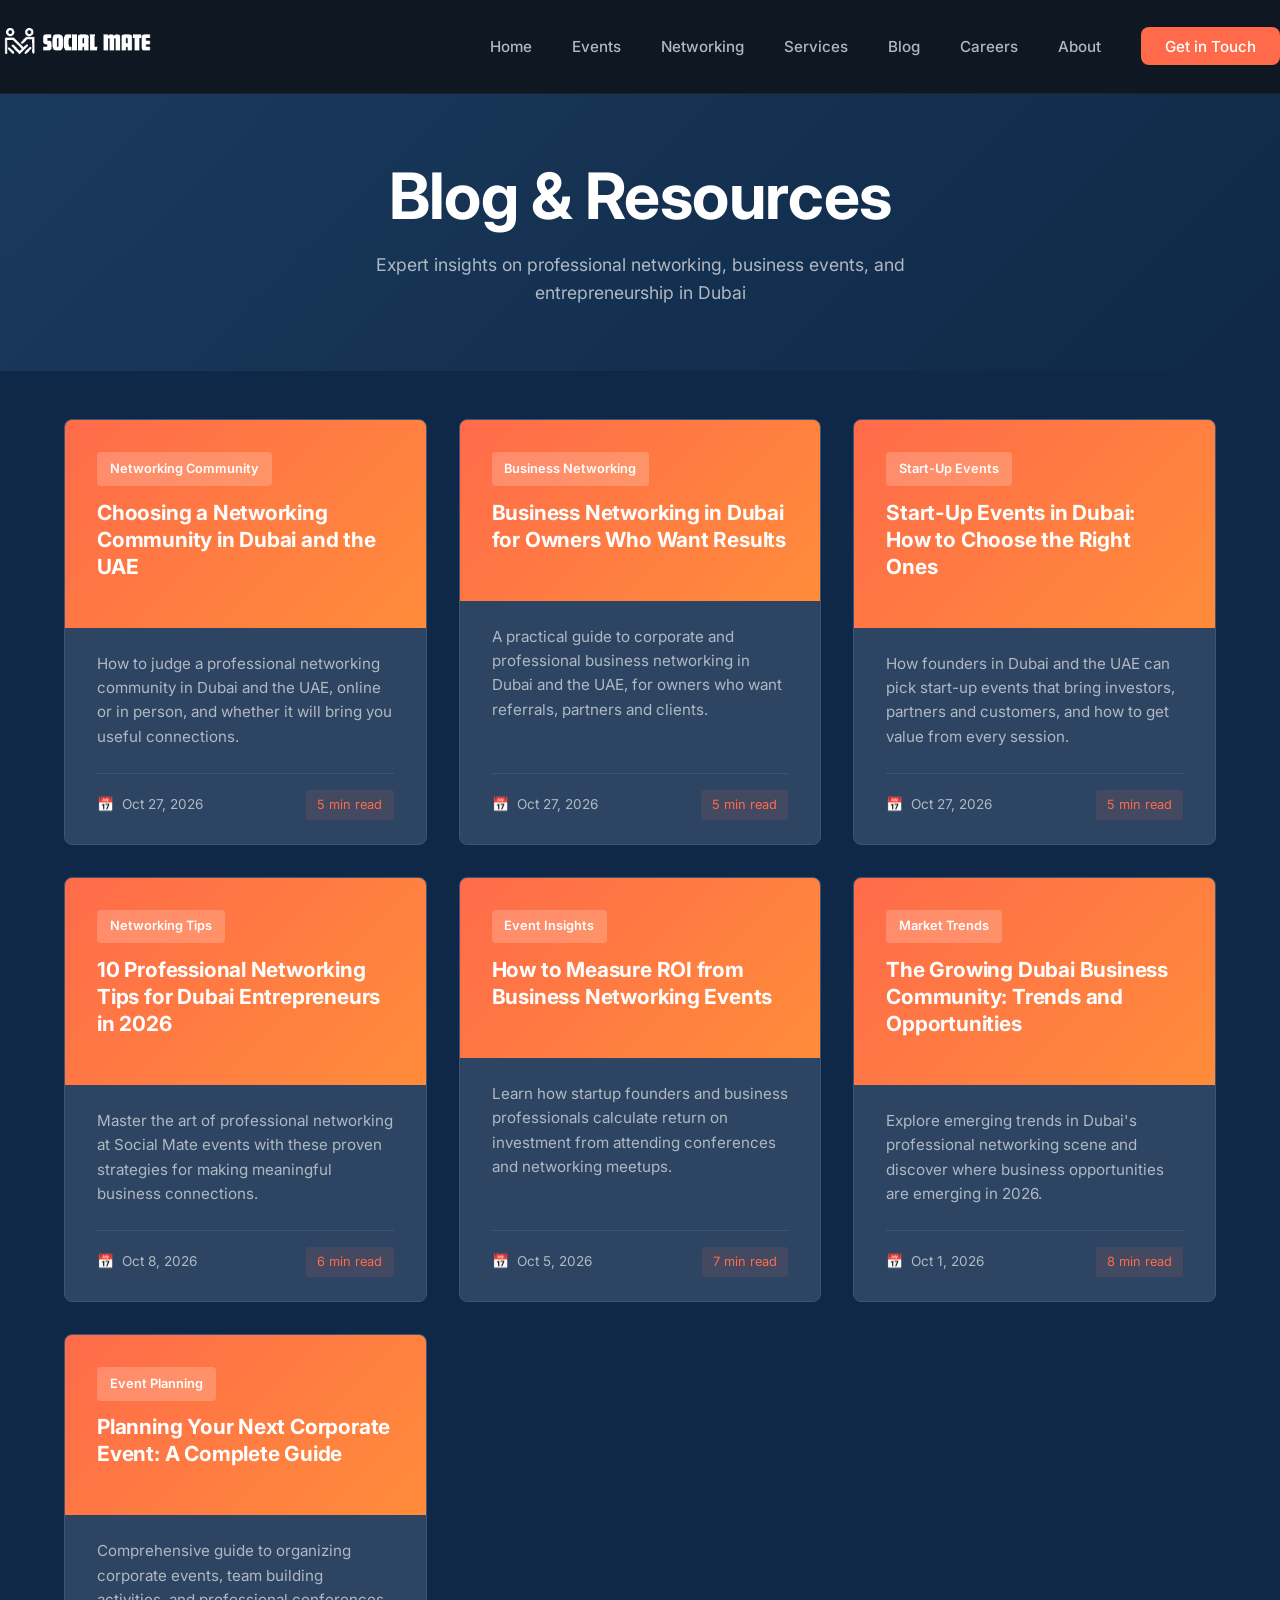
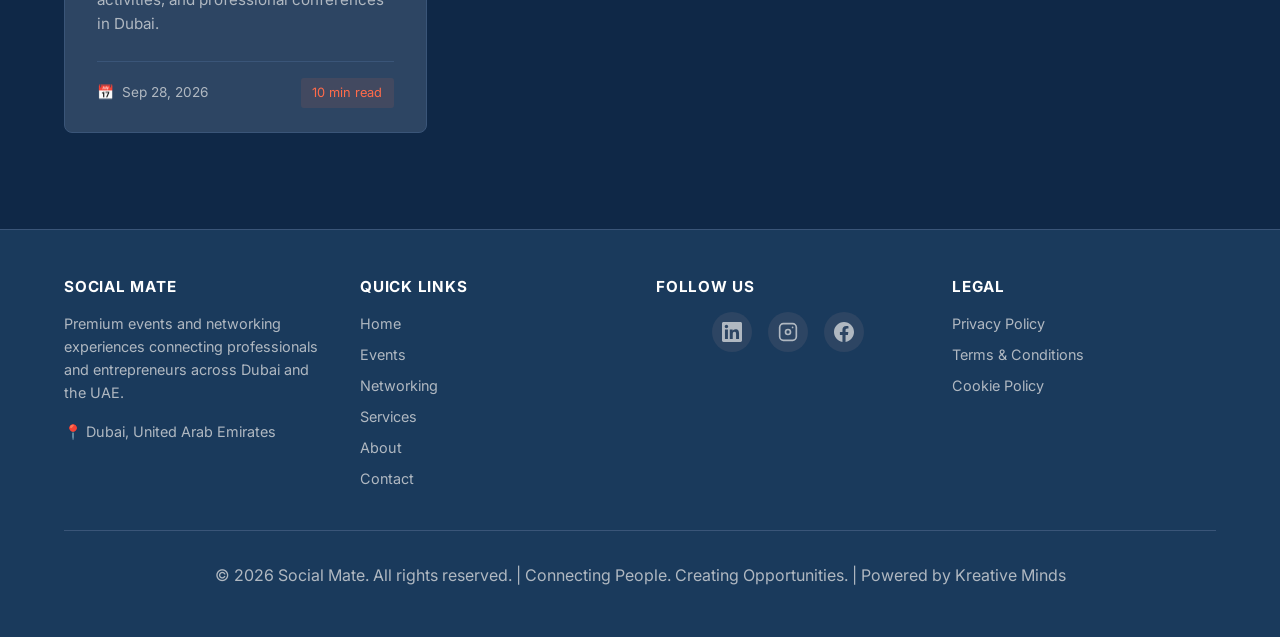
<file: blog.html>
<!DOCTYPE html>
<html lang="en">
<head>
  <meta charset="UTF-8">
  <meta name="viewport" content="width=device-width, initial-scale=1.0">
  <title>Networking Tips & Event Insights | Social Mate Blog</title>
  <meta name="description" content="Discover expert insights on professional networking, business events, and entrepreneurship in Dubai. Read tips from Social Mate's community of networking professionals.">
  <meta name="keywords" content="networking blog, business events Dubai, entrepreneur tips, professional networking advice">

  <meta property="og:title" content="Blog & Resources | Professional Networking Tips & Event Insights | Social Mate">
  <meta property="og:description" content="Expert insights on professional networking, business events, and entrepreneurship in Dubai.">
  <meta property="og:type" content="website">
  <meta property="og:url" content="https://socialmate.org/blog.html">
  <meta property="og:image" content="https://socialmate.org/assets/images/og-image.jpg">

  <!-- Twitter Card -->
  <meta name="twitter:card" content="summary_large_image">
  <meta name="twitter:title" content="Blog & Resources | Social Mate Networking Events">
  <meta name="twitter:description" content="Expert insights on professional networking, business events, and entrepreneurship in Dubai.">

  <link rel="canonical" href="https://socialmate.org/blog.html">

  <link rel="icon" type="image/png" href="/assets/images/favicon.png">
  <link rel="preconnect" href="https://fonts.googleapis.com">
  <link rel="preconnect" href="https://fonts.gstatic.com" crossorigin>
  <link href="https://fonts.googleapis.com/css2?family=Inter:wght@400;500;600;700;800&display=swap" rel="stylesheet">

  <link rel="stylesheet" href="/css/style.css">

  <!-- JSON-LD Structured Data -->
  <script type="application/ld+json">
  {
    "@context": "https://schema.org",
    "@type": "BreadcrumbList",
    "itemListElement": [
      {
        "@type": "ListItem",
        "position": 1,
        "name": "Home",
        "item": "https://socialmate.org/"
      },
      {
        "@type": "ListItem",
        "position": 2,
        "name": "Blog",
        "item": "https://socialmate.org/blog.html"
      }
    ]
  }
  </script>

  <script type="application/ld+json">
  {
    "@context": "https://schema.org",
    "@type": "CollectionPage",
    "name": "Social Mate Blog & Resources",
    "description": "Expert insights on professional networking, business events, and entrepreneurship in Dubai",
    "url": "https://socialmate.org/blog.html",
    "mainEntity": {
      "@type": "Blog",
      "name": "Social Mate Blog",
      "description": "Professional networking tips, event insights, and business community trends"
    }
  }
  </script>

  <style>
    .blog-hero {
      text-align: center;
      padding: 4rem 2rem;
      background: linear-gradient(135deg, var(--primary-darker), var(--primary-dark));
    }

    .blog-hero h1 {
      color: var(--text-primary);
      margin-bottom: 1rem;
    }

    .blog-hero p {
      font-size: 1.1rem;
      max-width: 600px;
      margin: 0 auto;
      color: var(--text-secondary);
    }

    .blog-section {
      background: var(--primary-dark);
      padding: 3rem 2rem;
    }

    .blog-grid {
      display: grid;
      grid-template-columns: repeat(auto-fill, minmax(320px, 1fr));
      gap: 2rem;
      margin-bottom: 3rem;
    }

    .blog-card {
      background: var(--neutral-gray);
      border-radius: 8px;
      overflow: hidden;
      border: 1px solid var(--border-color);
      transition: all 0.3s ease;
      display: flex;
      flex-direction: column;
    }

    .blog-card:hover {
      transform: translateY(-4px);
      border-color: var(--accent-coral);
      box-shadow: 0 8px 24px rgba(255, 107, 74, 0.15);
    }

    .blog-card-header {
      background: linear-gradient(135deg, var(--accent-coral), var(--accent-orange));
      padding: 2rem;
      display: flex;
      flex-direction: column;
      justify-content: space-between;
      min-height: 140px;
    }

    .blog-card-category {
      display: inline-block;
      background: rgba(255, 255, 255, 0.2);
      color: white;
      padding: 0.4rem 0.8rem;
      border-radius: 4px;
      font-size: 0.8rem;
      font-weight: 600;
      width: fit-content;
      margin-bottom: 0.8rem;
      backdrop-filter: blur(10px);
    }

    .blog-card h3 {
      font-size: 1.3rem;
      line-height: 1.3;
      color: var(--text-primary);
    }

    .blog-card-body {
      padding: 1.5rem 2rem;
      flex: 1;
      display: flex;
      flex-direction: column;
    }

    .blog-card-description {
      color: var(--text-secondary);
      font-size: 0.95rem;
      margin-bottom: 1.5rem;
      flex: 1;
    }

    .blog-card-meta {
      display: flex;
      justify-content: space-between;
      align-items: center;
      color: var(--text-secondary);
      font-size: 0.85rem;
      border-top: 1px solid var(--border-color);
      padding-top: 1rem;
    }

    .blog-card-date {
      display: flex;
      gap: 0.5rem;
    }

    .blog-card-readtime {
      background: rgba(255, 107, 74, 0.1);
      padding: 0.3rem 0.7rem;
      border-radius: 3px;
      color: var(--accent-coral);
      font-size: 0.8rem;
    }

    @media (max-width: 768px) {
      .blog-hero {
        padding: 2.5rem 1.5rem;
      }

      .blog-hero h1 {
        font-size: 1.8rem;
      }

      .blog-grid {
        grid-template-columns: 1fr;
      }
    }
  </style>
</head>
<body>
  <!-- Navigation -->
  <header>
    <nav class="container" style="display: flex; justify-content: space-between; align-items: center; padding: 1rem 0;">
      <div class="logo">
        <a href="/">
          <img src="/assets/images/logo.png" alt="Social Mate Logo" style="height: 50px; width: auto;">
        </a>
      </div>

      <ul class="nav-menu" style="list-style: none; display: flex; gap: 2.5rem;">
        <li><a href="/">Home</a></li>
        <li><a href="/events.html">Events</a></li>
        <li><a href="/networking.html">Networking</a></li>
        <li><a href="/services.html">Services</a></li>
        <li><a href="/blog.html">Blog</a></li>
        <li><a href="/careers.html">Careers</a></li>
        <li><a href="/about.html">About</a></li>
        <li><a href="/contact.html" class="nav-cta">Get in Touch</a></li>
      </ul>

      <div class="hamburger">
        <span></span>
        <span></span>
        <span></span>
      </div>
    </nav>
  </header>

  <!-- Hero Section -->
  <section class="blog-hero">
    <div class="container">
      <h1>Blog & Resources</h1>
      <p>Expert insights on professional networking, business events, and entrepreneurship in Dubai</p>
    </div>
  </section>

  <!-- Blog Section -->
  <section class="blog-section">
    <div class="container">
      <div class="blog-grid" id="blog-grid"></div>
    </div>
  </section>

  <!-- Footer -->
  <footer>
    <div class="container">
      <div class="footer-content">
        <div class="footer-section">
          <h4>Social Mate</h4>
          <p style="font-size: 0.9rem; color: var(--text-secondary);">Premium events and networking experiences connecting professionals and entrepreneurs across Dubai and the UAE.</p>
          <p style="font-size: 0.9rem; color: var(--text-secondary); margin-top: 1rem;">📍 Dubai, United Arab Emirates</p>
        </div>

        <div class="footer-section">
          <h4>Quick Links</h4>
          <ul>
            <li><a href="/">Home</a></li>
            <li><a href="/events.html">Events</a></li>
            <li><a href="/networking.html">Networking</a></li>
            <li><a href="/services.html">Services</a></li>
            <li><a href="/about.html">About</a></li>
            <li><a href="/contact.html">Contact</a></li>
          </ul>
        </div>

        <div class="footer-section">
          <h4>Follow Us</h4>
          <div class="social-links">
            <a href="https://linkedin.com/company/socialmateevents" target="_blank" title="LinkedIn">
              <svg viewBox="0 0 24 24" width="20" height="20" fill="currentColor">
                <path d="M20.447 20.452h-3.554v-5.569c0-1.328-.027-3.037-1.852-3.037-1.853 0-2.136 1.445-2.136 2.939v5.667H9.351V9h3.414v1.561h.046c.477-.9 1.637-1.85 3.37-1.85 3.601 0 4.267 2.37 4.267 5.455v6.286zM5.337 7.433c-1.144 0-2.063-.926-2.063-2.065 0-1.138.92-2.063 2.063-2.063 1.14 0 2.064.925 2.064 2.063 0 1.139-.925 2.065-2.064 2.065zm1.782 13.019H3.555V9h3.564v11.452zM22.225 0H1.771C.792 0 0 .774 0 1.729v20.542C0 23.227.792 24 1.771 24h20.451C23.2 24 24 23.227 24 22.271V1.729C24 .774 23.2 0 22.222 0h.003z"/>
              </svg>
            </a>
            <a href="https://www.instagram.com/socialmateuae" target="_blank" title="Instagram">
              <svg viewBox="0 0 24 24" width="20" height="20" fill="currentColor">
                <rect x="2" y="2" width="20" height="20" rx="4.5" fill="none" stroke="currentColor" stroke-width="2"/>
                <circle cx="12" cy="12" r="3" fill="none" stroke="currentColor" stroke-width="2"/>
                <circle cx="17.5" cy="6.5" r="1" fill="currentColor"/>
              </svg>
            </a>
            <a href="https://www.facebook.com/SocialMateUAE" target="_blank" title="Facebook">
              <svg viewBox="0 0 24 24" width="20" height="20" fill="currentColor">
                <path d="M24 12.073c0-6.627-5.373-12-12-12s-12 5.373-12 12c0 5.99 4.388 10.954 10.125 11.854v-8.385H7.078v-3.47h3.047V9.43c0-3.007 1.792-4.669 4.533-4.669 1.312 0 2.686.235 2.686.235v2.953H15.83c-1.491 0-1.956.925-1.956 1.874v2.25h3.328l-.532 3.47h-2.796v8.385C19.612 23.027 24 18.062 24 12.073z"/>
              </svg>
            </a>
          </div>
        </div>

        <div class="footer-section">
          <h4>Legal</h4>
          <ul>
            <li><a href="/privacy.html">Privacy Policy</a></li>
            <li><a href="/terms.html">Terms & Conditions</a></li>
            <li><a href="/cookies.html">Cookie Policy</a></li>
          </ul>
        </div>
      </div>

      <div class="footer-bottom">
        <p>© <span id="current-year">2026</span> <a href="/" style="color: inherit; text-decoration: none;">Social Mate</a>. All rights reserved. | Connecting People. Creating Opportunities. | Powered by <a href="https://kreativeminds.ae" target="_blank" style="color: inherit; text-decoration: none;">Kreative Minds</a></p>
      </div>
    </div>
  </footer>

  <script src="/js/script.js"></script>
  <script>
    async function loadBlogPosts() {
      try {
        const response = await fetch('/blog-posts.json');
        const posts = await response.json();

        const grid = document.getElementById('blog-grid');

        posts.sort((a, b) => new Date(b.date) - new Date(a.date));

        posts.forEach(post => {
          const card = document.createElement('a');
          card.href = `/blog/${post.slug}.html`;
          card.className = 'blog-card';
          card.style.textDecoration = 'none';
          card.style.color = 'inherit';

          const date = new Date(post.date);
          const formattedDate = date.toLocaleDateString('en-US', {
            year: 'numeric',
            month: 'short',
            day: 'numeric'
          });

          card.innerHTML = `
            <div class="blog-card-header">
              <span class="blog-card-category">${post.category}</span>
              <h3>${post.title}</h3>
            </div>
            <div class="blog-card-body">
              <p class="blog-card-description">${post.description}</p>
              <div class="blog-card-meta">
                <span class="blog-card-date">
                  <span>📅</span>
                  <span>${formattedDate}</span>
                </span>
                <span class="blog-card-readtime">${post.readTime} min read</span>
              </div>
            </div>
          `;

          grid.appendChild(card);
        });
      } catch (error) {
        console.error('Error loading blog posts:', error);
        document.getElementById('blog-grid').innerHTML = '<p style="color: var(--text-secondary);">Unable to load blog posts. Please try again later.</p>';
      }
    }

    loadBlogPosts();
  </script>
</body>
</html>
</file>
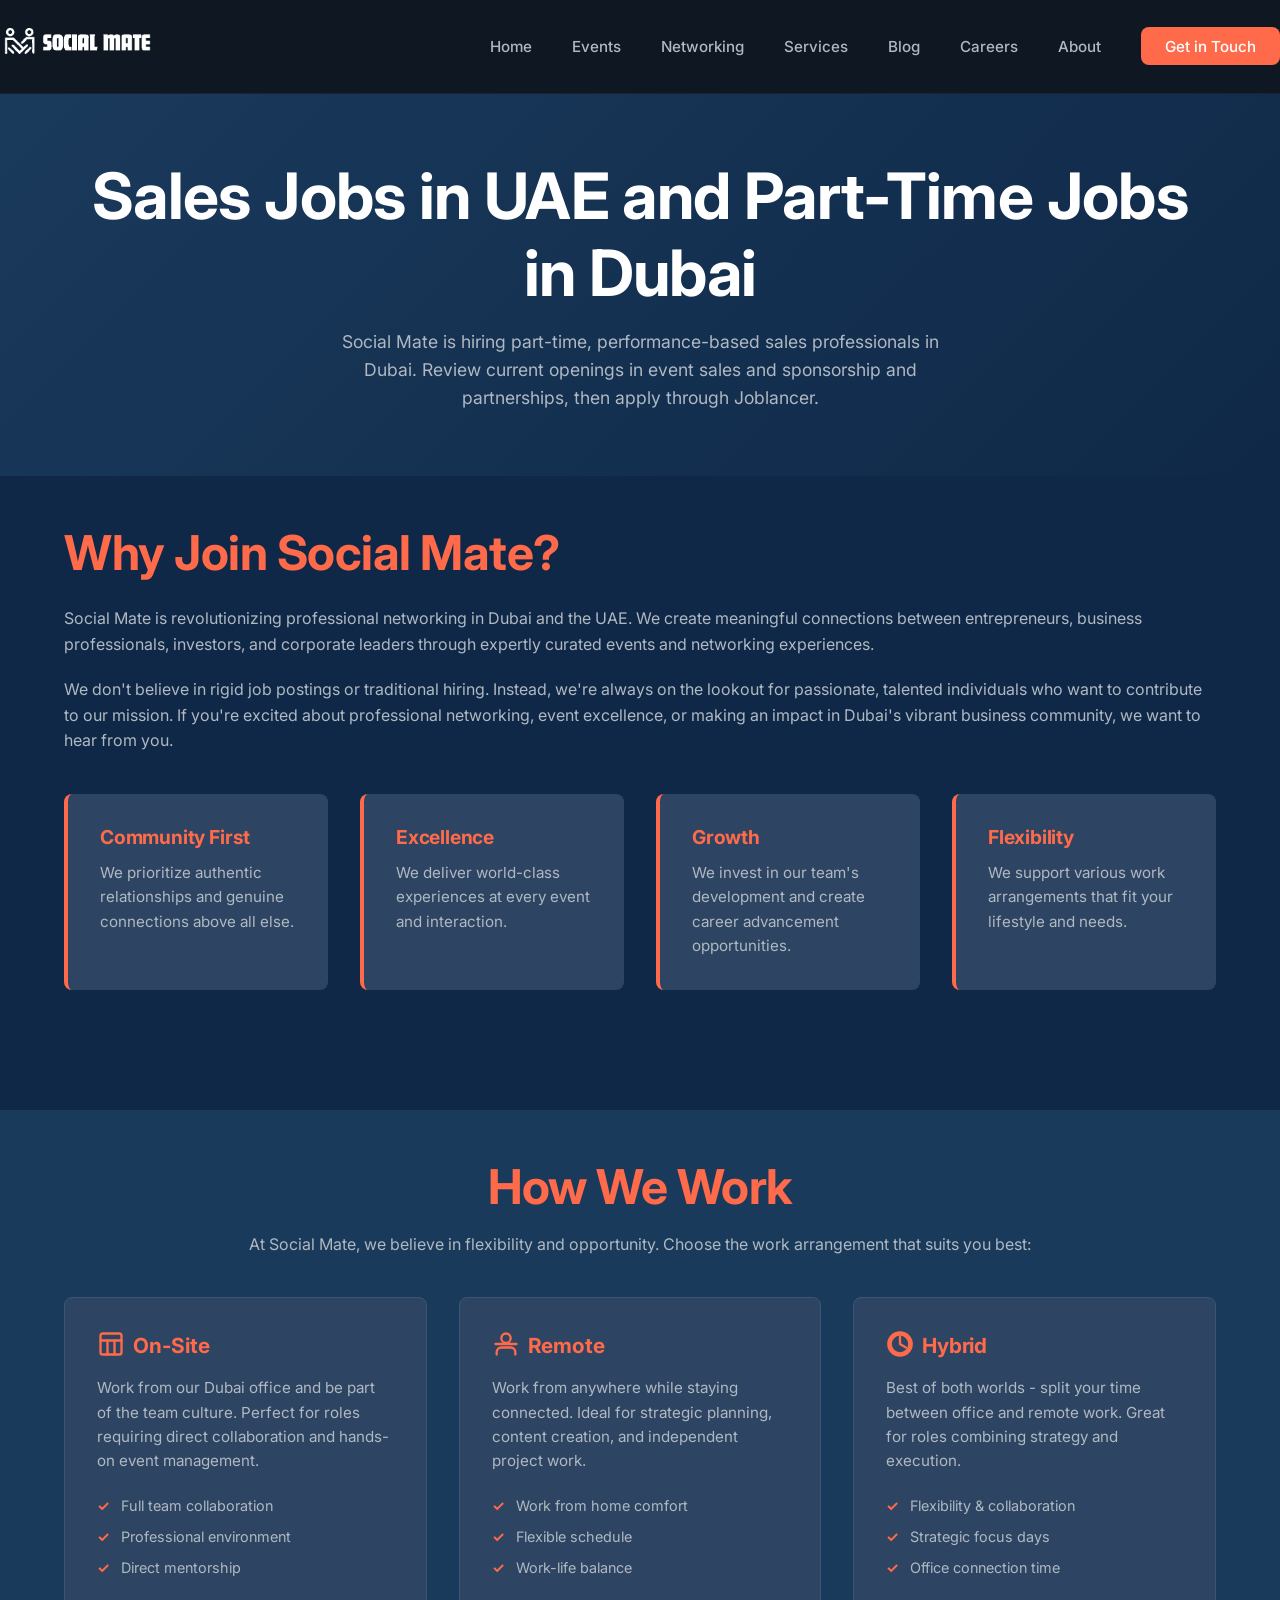
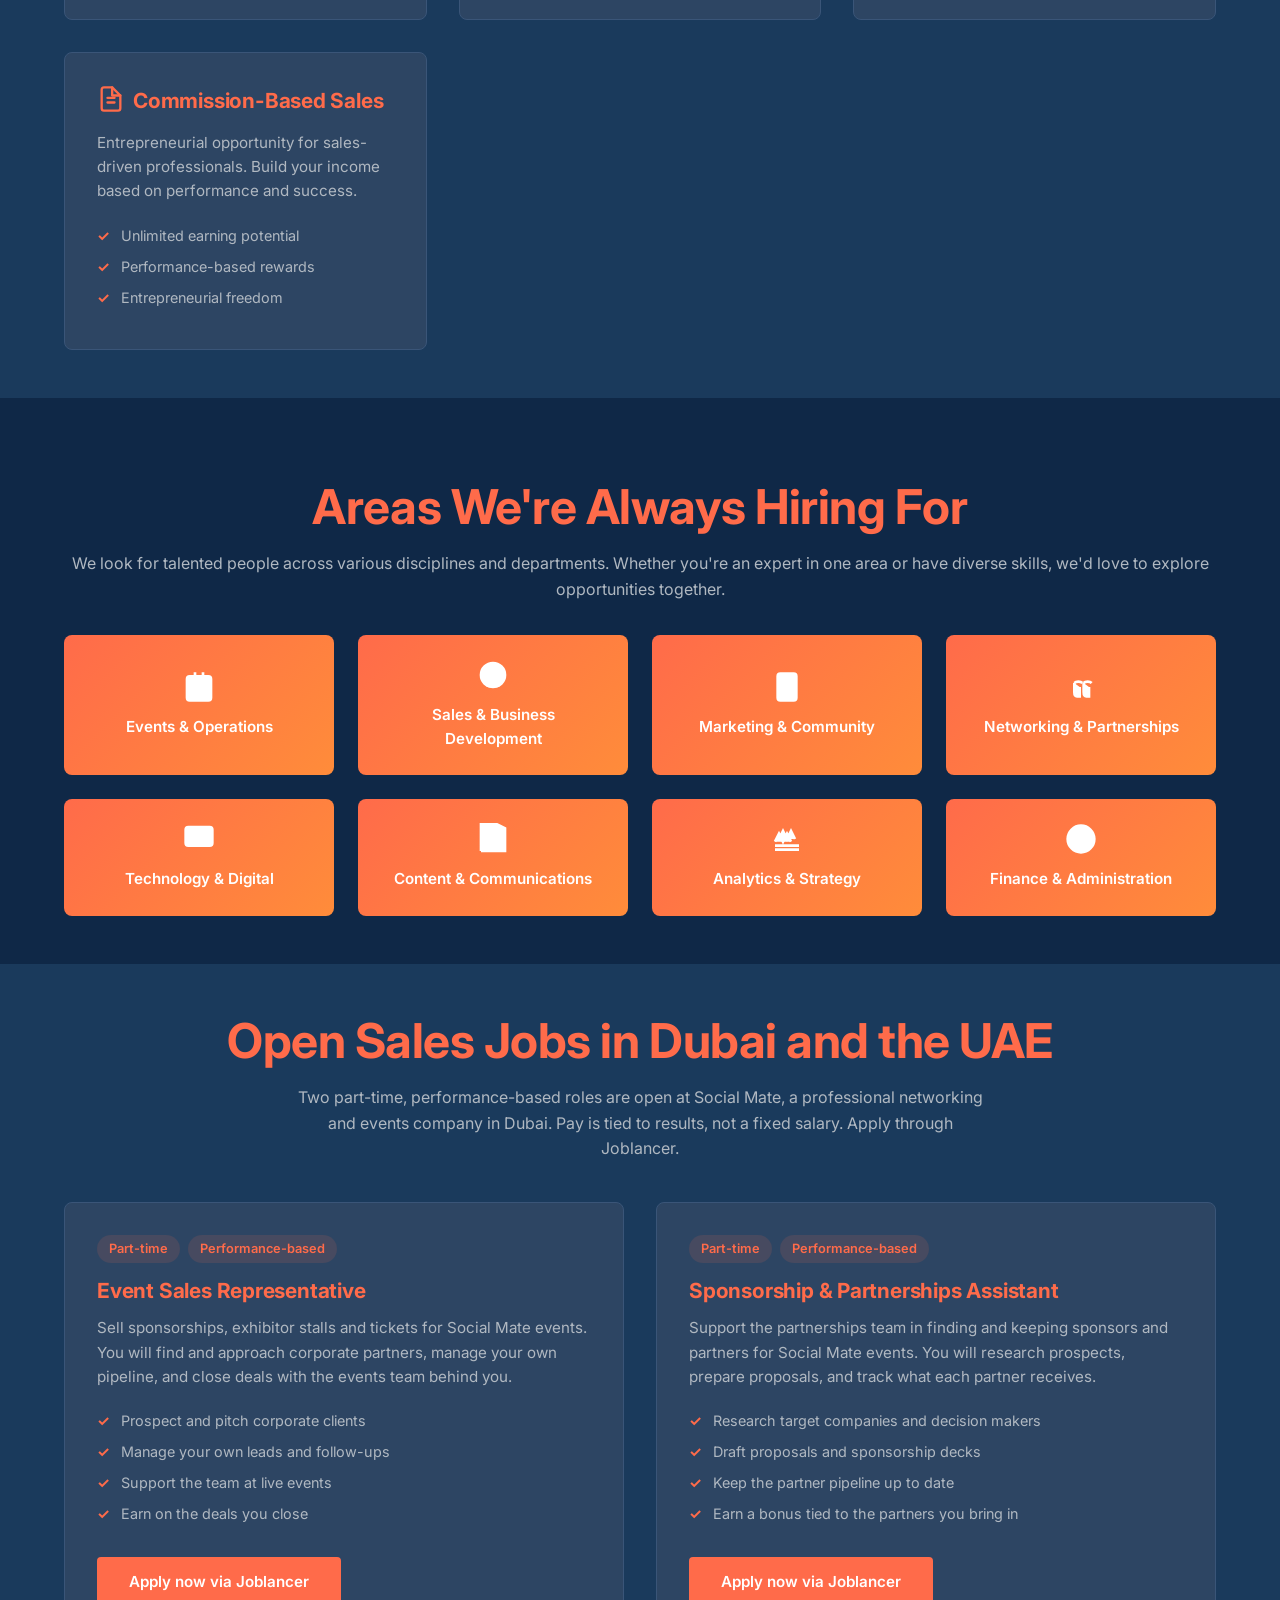
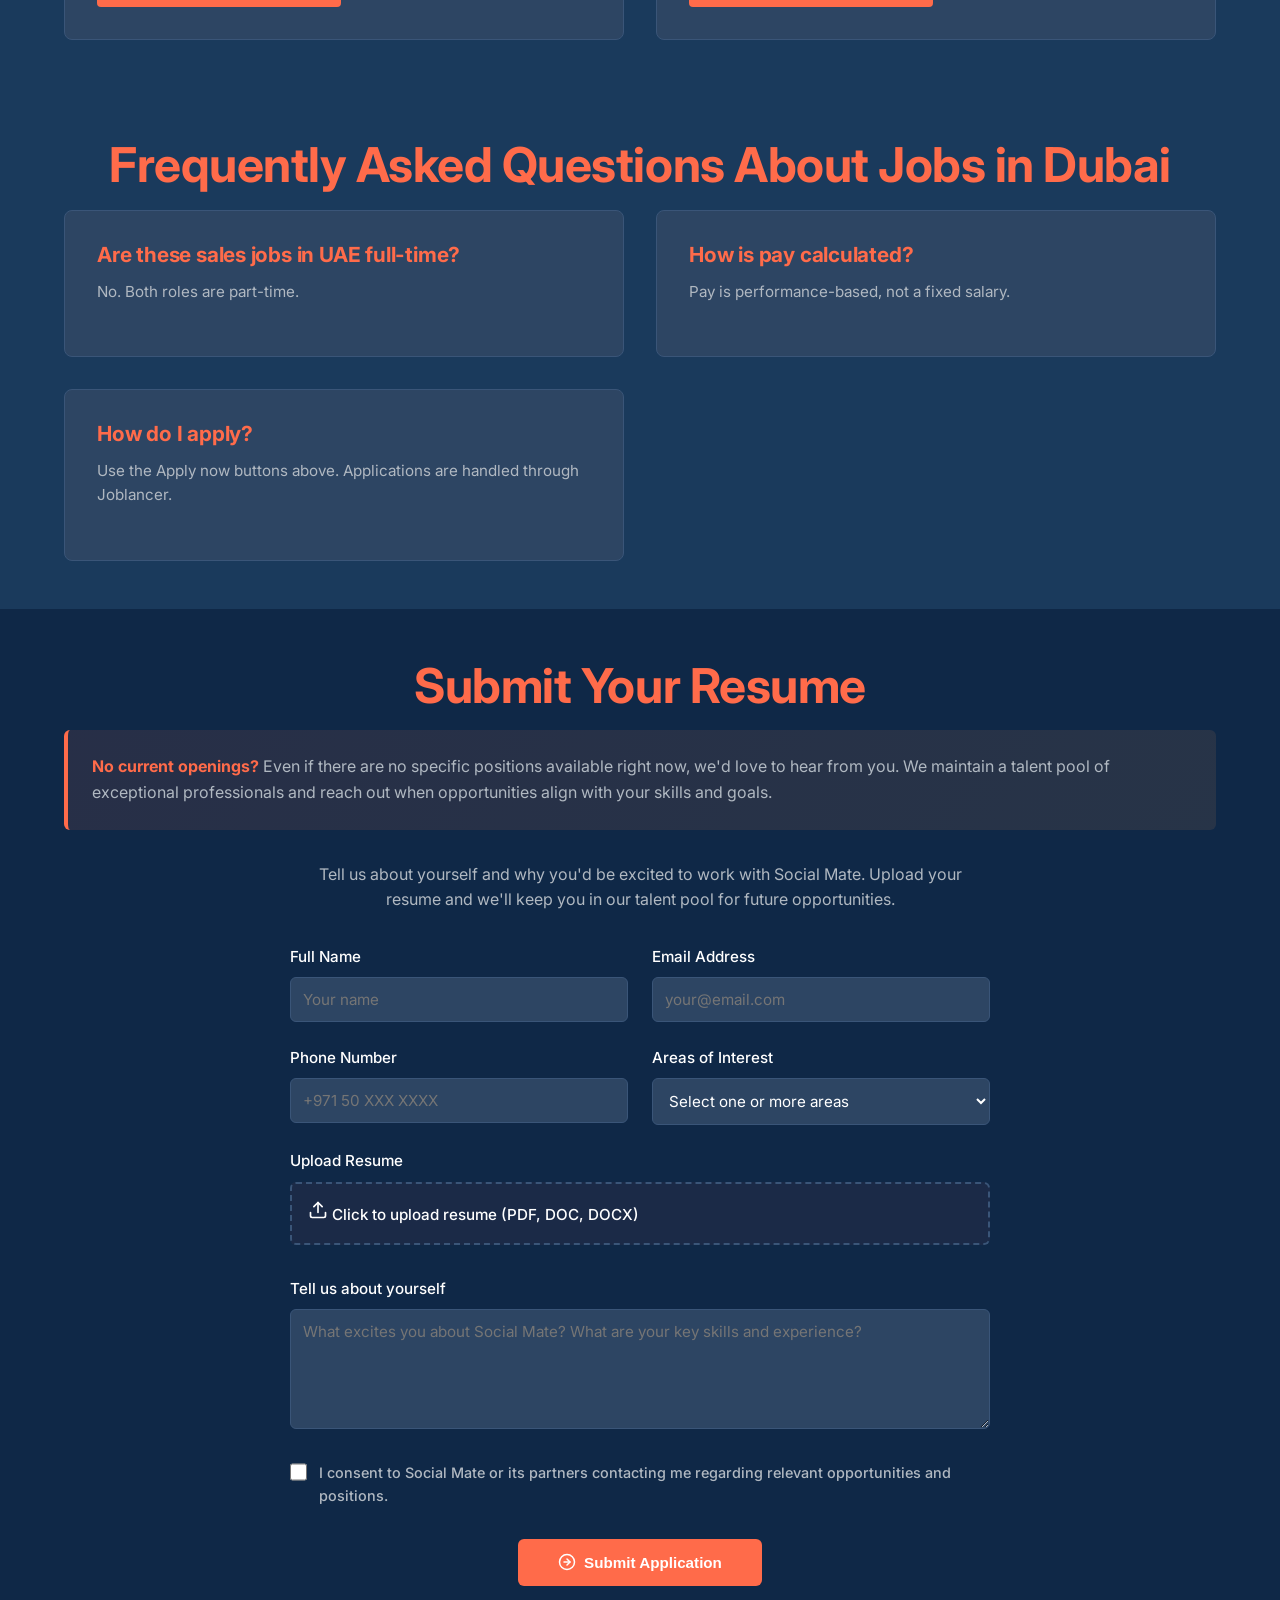
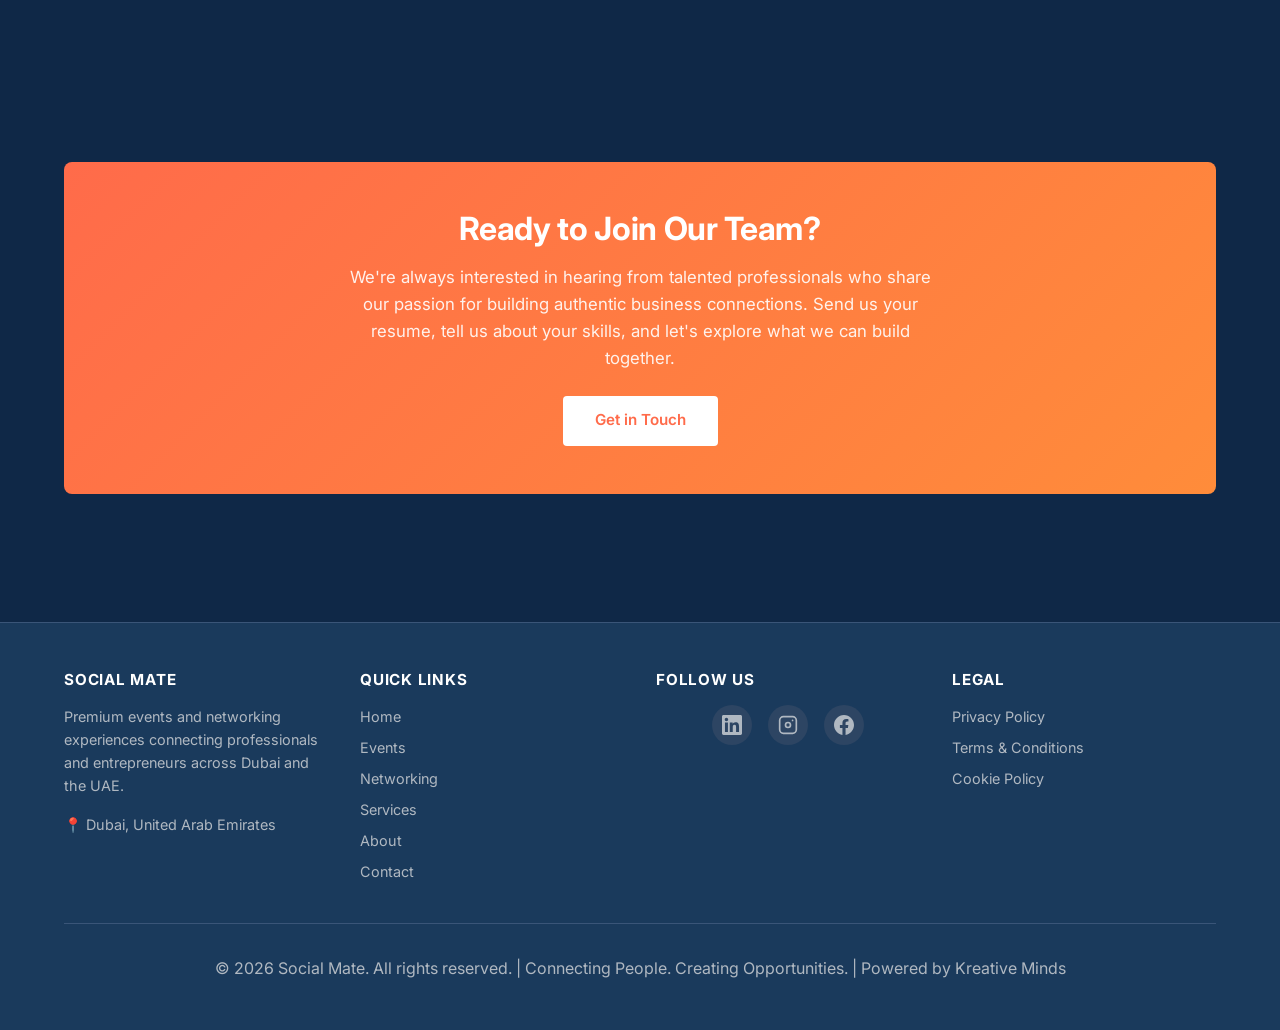
<file: careers.html>
<!DOCTYPE html>
<html lang="en">
<head>
  <meta charset="UTF-8">
  <meta name="viewport" content="width=device-width, initial-scale=1.0">
  <title>Sales Jobs UAE and Part-Time Jobs Dubai | Social Mate</title>
  <meta name="description" content="Explore sales jobs in UAE and part-time jobs in Dubai at Social Mate. Performance-based roles in event sales and sponsorship and partnerships. Apply via Joblancer.">
  <meta name="keywords" content="sales jobs in UAE, jobs in Dubai, part-time jobs Dubai, sales jobs Dubai, event sales jobs UAE, sponsorship jobs Dubai, partnerships jobs UAE, performance based jobs Dubai, commission sales jobs Dubai, Social Mate careers">
  <meta name="robots" content="index, follow">

  <meta property="og:title" content="Sales Jobs in UAE and Part-Time Jobs in Dubai | Social Mate">
  <meta property="og:description" content="Part-time, performance-based sales roles in Dubai with Social Mate. Event sales and sponsorship and partnerships openings.">
  <meta property="og:url" content="https://socialmate.org/careers.html">
  <meta property="og:type" content="website">
  <meta property="og:image" content="https://socialmate.org/assets/images/og-image.jpg">

  <!-- Twitter Card -->
  <meta name="twitter:card" content="summary_large_image">
  <meta name="twitter:title" content="Sales Jobs in UAE and Part-Time Jobs in Dubai | Social Mate">
  <meta name="twitter:description" content="Part-time, performance-based sales roles in Dubai. Apply via Joblancer.">

  <link rel="canonical" href="https://socialmate.org/careers.html">

  <link rel="icon" type="image/png" href="/assets/images/favicon.png">
  <link rel="preconnect" href="https://fonts.googleapis.com">
  <link rel="preconnect" href="https://fonts.gstatic.com" crossorigin>
  <link href="https://fonts.googleapis.com/css2?family=Inter:wght@400;500;600;700;800&display=swap" rel="stylesheet">

  <link rel="stylesheet" href="/css/style.css">

  <!-- JSON-LD Structured Data -->
  <script type="application/ld+json">
  {
    "@context": "https://schema.org",
    "@type": "BreadcrumbList",
    "itemListElement": [
      {
        "@type": "ListItem",
        "position": 1,
        "name": "Home",
        "item": "https://socialmate.org/"
      },
      {
        "@type": "ListItem",
        "position": 2,
        "name": "Careers",
        "item": "https://socialmate.org/careers.html"
      }
    ]
  }
  </script>

  <script type="application/ld+json">
  {
    "@context": "https://schema.org",
    "@type": "Organization",
    "@id": "https://socialmate.org",
    "name": "Social Mate",
    "url": "https://socialmate.org",
    "logo": "https://socialmate.org/assets/images/logo.png",
    "jobsUrl": "https://socialmate.org/careers.html",
    "description": "Professional networking and events platform in Dubai - we're always looking for talented people"
  }
  </script>

  <style>
    .careers-hero {
      text-align: center;
      padding: 4rem 2rem;
      background: linear-gradient(135deg, var(--primary-darker), var(--primary-dark));
    }

    .careers-hero h1 {
      color: var(--text-primary);
      margin-bottom: 1rem;
    }

    .careers-hero p {
      font-size: 1.1rem;
      max-width: 600px;
      margin: 0 auto;
      color: var(--text-secondary);
    }

    .about-section {
      background: var(--primary-dark);
      padding: 3rem 2rem;
    }

    .about-section h2 {
      color: var(--accent-coral);
      margin-bottom: 1.5rem;
    }

    .about-section p {
      font-size: 1rem;
      margin-bottom: 1.25rem;
      max-width: 100%;
    }

    .values-grid {
      display: grid;
      grid-template-columns: repeat(auto-fit, minmax(250px, 1fr));
      gap: 2rem;
      margin: 2.5rem 0;
    }

    .value-card {
      background: var(--neutral-gray);
      padding: 2rem;
      border-radius: 8px;
      border-left: 4px solid var(--accent-coral);
    }

    .value-card h3 {
      color: var(--accent-coral);
      font-size: 1.2rem;
      margin-bottom: 0.75rem;
    }

    .value-card p {
      color: var(--text-secondary);
      font-size: 0.95rem;
      margin: 0;
    }

    .work-arrangements {
      background: var(--primary-darker);
      padding: 3rem 2rem;
      margin: 2rem 0;
    }

    .work-arrangements h2 {
      color: var(--accent-coral);
      margin-bottom: 1rem;
      text-align: center;
    }

    .arrangements-intro {
      text-align: center;
      margin-bottom: 2.5rem;
      color: var(--text-secondary);
    }

    .arrangements-grid {
      display: grid;
      grid-template-columns: repeat(auto-fit, minmax(280px, 1fr));
      gap: 2rem;
    }

    .arrangement-card {
      background: var(--neutral-gray);
      padding: 2rem;
      border-radius: 8px;
      border: 1px solid var(--border-color);
      transition: all 0.3s ease;
    }

    .arrangement-card:hover {
      border-color: var(--accent-coral);
      box-shadow: 0 8px 24px rgba(255, 107, 74, 0.15);
      transform: translateY(-4px);
    }

    .arrangement-card h3 {
      color: var(--accent-coral);
      font-size: 1.3rem;
      margin-bottom: 0.75rem;
    }

    .arrangement-card p {
      color: var(--text-secondary);
      font-size: 0.95rem;
      margin-bottom: 1.25rem;
    }

    .arrangement-card ul {
      list-style: none;
    }

    .arrangement-card li {
      padding-left: 1.5rem;
      position: relative;
      color: var(--text-secondary);
      font-size: 0.9rem;
      margin-bottom: 0.5rem;
    }

    .arrangement-card li:before {
      content: "✓";
      position: absolute;
      left: 0;
      color: var(--accent-coral);
      font-weight: bold;
    }

    .icon-wrapper {
      display: inline-block;
      margin-right: 0.5rem;
      vertical-align: middle;
    }

    .icon-wrapper svg {
      width: 28px;
      height: 28px;
      stroke: var(--accent-coral);
      stroke-width: 2;
      fill: none;
      stroke-linecap: round;
      stroke-linejoin: round;
    }

    .departments-section {
      background: var(--primary-dark);
      padding: 3rem 2rem;
    }

    .departments-section h2 {
      color: var(--accent-coral);
      margin-bottom: 1rem;
      text-align: center;
    }

    .departments-intro {
      text-align: center;
      margin-bottom: 2rem;
      color: var(--text-secondary);
    }

    .departments-grid {
      display: grid;
      grid-template-columns: repeat(4, 1fr);
      gap: 1.5rem;
    }

    .dept-badge {
      background: linear-gradient(135deg, var(--accent-coral), var(--accent-orange));
      padding: 1.5rem;
      border-radius: 8px;
      text-align: center;
      font-weight: 600;
      font-size: 0.95rem;
      cursor: pointer;
      transition: transform 0.3s ease;
      color: white;
      display: flex;
      flex-direction: column;
      align-items: center;
      justify-content: center;
      gap: 0.75rem;
    }

    .dept-badge:hover {
      transform: translateY(-4px);
    }

    .dept-icon {
      width: 32px;
      height: 32px;
      display: flex;
      align-items: center;
      justify-content: center;
    }

    .dept-icon svg {
      width: 100%;
      height: 100%;
      fill: white;
      stroke: white;
      stroke-width: 2;
    }

    .cta-section {
      background: linear-gradient(135deg, var(--accent-coral), var(--accent-orange));
      padding: 3rem 2rem;
      text-align: center;
      margin: 3rem 0;
      border-radius: 8px;
    }

    .cta-section h2 {
      color: white;
      font-size: 2rem;
      margin-bottom: 1rem;
    }

    .cta-section p {
      color: rgba(255, 255, 255, 0.9);
      font-size: 1.05rem;
      max-width: 600px;
      margin-left: auto;
      margin-right: auto;
      margin-bottom: 1.5rem;
    }

    .btn-light {
      background: white;
      color: var(--accent-coral);
      border: none;
      padding: 0.8rem 2rem;
      border-radius: 4px;
      font-size: 0.95rem;
      font-weight: 600;
      cursor: pointer;
      transition: all 0.3s ease;
      display: inline-block;
      text-decoration: none;
    }

    .btn-light:hover {
      transform: scale(1.05);
      box-shadow: 0 8px 16px rgba(0, 0, 0, 0.2);
    }

    .btn-primary {
      background: var(--accent-coral);
      color: white;
      border: none;
      padding: 0.8rem 2rem;
      border-radius: 4px;
      font-size: 0.95rem;
      font-weight: 600;
      cursor: pointer;
      transition: all 0.3s ease;
      display: inline-block;
      text-decoration: none;
    }

    .btn-primary:hover {
      background: var(--accent-coral-light);
    }

    @media (max-width: 1024px) {
      .departments-grid {
        grid-template-columns: repeat(2, 1fr);
      }
    }

    @media (max-width: 768px) {
      .careers-hero {
        padding: 2.5rem 1.5rem;
      }

      .careers-hero h1 {
        font-size: 1.8rem;
      }

      .cta-section h2 {
        font-size: 1.5rem;
      }

      .values-grid,
      .arrangements-grid {
        grid-template-columns: 1fr;
      }

      .departments-grid {
        grid-template-columns: repeat(2, 1fr);
      }
    }

    @media (max-width: 480px) {
      .departments-grid {
        grid-template-columns: 1fr;
      }
    }

    .application-section {
      background: var(--primary-dark);
      padding: 3rem 2rem;
    }

    .application-section h2 {
      color: var(--accent-coral);
      margin-bottom: 1rem;
      text-align: center;
    }

    .talent-pool-note {
      background: linear-gradient(135deg, rgba(255, 107, 74, 0.1), rgba(255, 157, 77, 0.1));
      border-left: 4px solid var(--accent-coral);
      padding: 1.5rem;
      border-radius: 6px;
      margin-bottom: 2rem;
      color: var(--text-secondary);
    }

    .talent-pool-note strong {
      color: var(--accent-coral);
    }

    .application-intro {
      text-align: center;
      max-width: 700px;
      margin: 0 auto 2rem;
      color: var(--text-secondary);
    }

    .application-form {
      max-width: 700px;
      margin: 0 auto;
    }

    .form-group {
      margin-bottom: 1.5rem;
    }

    .form-row {
      display: grid;
      grid-template-columns: repeat(2, 1fr);
      gap: 1.5rem;
    }

    .form-group label {
      display: block;
      margin-bottom: 0.5rem;
      color: var(--text-primary);
      font-weight: 500;
      font-size: 0.95rem;
    }

    .form-group input,
    .form-group select,
    .form-group textarea {
      width: 100%;
      padding: 0.75rem;
      border: 1px solid var(--border-color);
      border-radius: 6px;
      background: var(--neutral-gray);
      color: var(--text-primary);
      font-family: inherit;
      font-size: 0.95rem;
      transition: border-color 0.3s ease;
    }

    .form-group input:focus,
    .form-group select:focus,
    .form-group textarea:focus {
      outline: none;
      border-color: var(--accent-coral);
      box-shadow: 0 0 0 3px rgba(255, 107, 74, 0.1);
    }

    .form-group textarea {
      resize: vertical;
      min-height: 120px;
    }

    .file-input-wrapper {
      position: relative;
      display: inline-block;
      width: 100%;
    }

    .file-input-label {
      display: flex;
      align-items: center;
      justify-content: center;
      gap: 0.5rem;
      padding: 1rem;
      border: 2px dashed var(--border-color);
      border-radius: 6px;
      cursor: pointer;
      transition: all 0.3s ease;
      color: var(--text-secondary);
      background: rgba(255, 107, 74, 0.05);
    }

    .file-input-label:hover {
      border-color: var(--accent-coral);
      color: var(--accent-coral);
    }

    .file-input-wrapper input[type="file"] {
      display: none;
    }

    .file-name {
      font-size: 0.85rem;
      color: var(--text-secondary);
      margin-top: 0.5rem;
    }

    .form-submit {
      display: flex;
      gap: 1rem;
      justify-content: center;
      margin-top: 2rem;
    }

    .btn-submit {
      background: var(--accent-coral);
      color: white;
      border: none;
      padding: 0.9rem 2.5rem;
      border-radius: 6px;
      font-size: 0.95rem;
      font-weight: 600;
      cursor: pointer;
      transition: all 0.3s ease;
      display: inline-flex;
      align-items: center;
      gap: 0.5rem;
    }

    .btn-submit:hover {
      background: var(--accent-coral-light);
      transform: translateY(-2px);
      box-shadow: 0 8px 16px rgba(255, 107, 74, 0.3);
    }

    .form-hint {
      text-align: center;
      font-size: 0.85rem;
      color: var(--text-secondary);
      margin-top: 1rem;
    }

    .form-success {
      display: none;
      background: linear-gradient(135deg, rgba(72, 187, 120, 0.1), rgba(76, 175, 80, 0.1));
      border-left: 4px solid #48bb78;
      padding: 1rem 1.5rem;
      border-radius: 6px;
      color: #48bb78;
      margin-bottom: 1.5rem;
      font-weight: 500;
    }

    .form-success.show {
      display: block;
    }

    .form-checkbox {
      display: flex;
      align-items: flex-start;
      gap: 0.75rem;
      margin: 1.5rem 0;
    }

    .form-checkbox input[type="checkbox"] {
      width: auto;
      height: 18px;
      width: 18px;
      margin-top: 2px;
      cursor: pointer;
      accent-color: var(--accent-coral);
    }

    .form-checkbox label {
      margin: 0;
      font-size: 0.9rem;
      color: var(--text-secondary);
      cursor: pointer;
    }

    .form-checkbox label a {
      color: var(--accent-coral);
      text-decoration: none;
    }

    .form-checkbox label a:hover {
      text-decoration: underline;
    }

    @media (max-width: 768px) {
      .form-row {
        grid-template-columns: 1fr;
      }

      .application-section {
        padding: 2rem 1.5rem;
      }
    }
    .openings-section {
      background: var(--primary-darker);
      padding: 3rem 2rem;
    }
    .openings-section h2 {
      color: var(--accent-coral);
      margin-bottom: 1rem;
      text-align: center;
    }
    .openings-intro {
      text-align: center;
      max-width: 700px;
      margin: 0 auto 2.5rem;
      color: var(--text-secondary);
    }
    .openings-grid {
      display: grid;
      grid-template-columns: repeat(2, 1fr);
      gap: 2rem;
    }
    .opening-meta {
      display: flex;
      flex-wrap: wrap;
      gap: 0.5rem;
      margin-bottom: 1rem;
    }
    .opening-meta span {
      background: rgba(255, 107, 74, 0.12);
      color: var(--accent-coral);
      border-radius: 999px;
      padding: 0.25rem 0.75rem;
      font-size: 0.8rem;
      font-weight: 600;
    }
    .opening-card .btn-primary {
      margin-top: 1.5rem;
    }
    @media (max-width: 768px) {
      .openings-grid {
        grid-template-columns: 1fr;
      }
    }
  </style>
</head>
<body>
  <!-- Navigation -->
  <header>
    <nav class="container" style="display: flex; justify-content: space-between; align-items: center; padding: 1rem 0;">
      <div class="logo">
        <a href="/">
          <img src="/assets/images/logo.png" alt="Social Mate Logo" style="height: 50px; width: auto;">
        </a>
      </div>

      <ul class="nav-menu" style="list-style: none; display: flex; gap: 2.5rem;">
        <li><a href="/">Home</a></li>
        <li><a href="/events.html">Events</a></li>
        <li><a href="/networking.html">Networking</a></li>
        <li><a href="/services.html">Services</a></li>
        <li><a href="/blog.html">Blog</a></li>
        <li><a href="/careers.html">Careers</a></li>
        <li><a href="/about.html">About</a></li>
        <li><a href="/contact.html" class="nav-cta">Get in Touch</a></li>
      </ul>

      <div class="hamburger">
        <span></span>
        <span></span>
        <span></span>
      </div>
    </nav>
  </header>

  <!-- Hero Section -->
  <section class="careers-hero">
    <div class="container">
      <h1>Sales Jobs in UAE and Part-Time Jobs in Dubai</h1>
      <p>Social Mate is hiring part-time, performance-based sales professionals in Dubai. Review current openings in event sales and sponsorship and partnerships, then apply through Joblancer.</p>
    </div>
  </section>

  <!-- About Section -->
  <section class="about-section">
    <div class="container">
      <h2>Why Join Social Mate?</h2>
      <p>Social Mate is revolutionizing professional networking in Dubai and the UAE. We create meaningful connections between entrepreneurs, business professionals, investors, and corporate leaders through expertly curated events and networking experiences.</p>
      <p>We don't believe in rigid job postings or traditional hiring. Instead, we're always on the lookout for passionate, talented individuals who want to contribute to our mission. If you're excited about professional networking, event excellence, or making an impact in Dubai's vibrant business community, we want to hear from you.</p>

      <div class="values-grid">
        <div class="value-card">
          <h3>Community First</h3>
          <p>We prioritize authentic relationships and genuine connections above all else.</p>
        </div>
        <div class="value-card">
          <h3>Excellence</h3>
          <p>We deliver world-class experiences at every event and interaction.</p>
        </div>
        <div class="value-card">
          <h3>Growth</h3>
          <p>We invest in our team's development and create career advancement opportunities.</p>
        </div>
        <div class="value-card">
          <h3>Flexibility</h3>
          <p>We support various work arrangements that fit your lifestyle and needs.</p>
        </div>
      </div>
    </div>
  </section>

  <!-- Work Arrangements Section -->
  <section class="work-arrangements">
    <div class="container">
      <h2>How We Work</h2>
      <p class="arrangements-intro">At Social Mate, we believe in flexibility and opportunity. Choose the work arrangement that suits you best:</p>

      <div class="arrangements-grid">
        <div class="arrangement-card">
          <h3><span class="icon-wrapper"><svg viewBox="0 0 24 24"><rect x="3" y="3" width="18" height="18" rx="2"/><path d="M3 9h18"/><path d="M9 9v12"/><path d="M15 9v12"/></svg></span>On-Site</h3>
          <p>Work from our Dubai office and be part of the team culture. Perfect for roles requiring direct collaboration and hands-on event management.</p>
          <ul>
            <li>Full team collaboration</li>
            <li>Professional environment</li>
            <li>Direct mentorship</li>
          </ul>
        </div>

        <div class="arrangement-card">
          <h3><span class="icon-wrapper"><svg viewBox="0 0 24 24"><path d="M20 21v-2a4 4 0 0 0-4-4H8a4 4 0 0 0-4 4v2"/><circle cx="12" cy="7" r="4"/><path d="M3 12h18"/></svg></span>Remote</h3>
          <p>Work from anywhere while staying connected. Ideal for strategic planning, content creation, and independent project work.</p>
          <ul>
            <li>Work from home comfort</li>
            <li>Flexible schedule</li>
            <li>Work-life balance</li>
          </ul>
        </div>

        <div class="arrangement-card">
          <h3><span class="icon-wrapper"><svg viewBox="0 0 24 24"><path d="M12 2C6.48 2 2 6.48 2 12s4.48 10 10 10 10-4.48 10-10S17.52 2 12 2m0 18c-4.42 0-8-3.58-8-8s3.58-8 8-8 8 3.58 8 8-3.58 8-8 8z"/><path d="M12 6v6l5 3"/></svg></span>Hybrid</h3>
          <p>Best of both worlds - split your time between office and remote work. Great for roles combining strategy and execution.</p>
          <ul>
            <li>Flexibility & collaboration</li>
            <li>Strategic focus days</li>
            <li>Office connection time</li>
          </ul>
        </div>

        <div class="arrangement-card">
          <h3><span class="icon-wrapper"><svg viewBox="0 0 24 24"><path d="M13 2H6a2 2 0 0 0-2 2v16a2 2 0 0 0 2 2h12a2 2 0 0 0 2-2V9z"/><polyline points="13 2 13 9 20 9"/><path d="M9 15h6"/><path d="M9 11h6"/></svg></span>Commission-Based Sales</h3>
          <p>Entrepreneurial opportunity for sales-driven professionals. Build your income based on performance and success.</p>
          <ul>
            <li>Unlimited earning potential</li>
            <li>Performance-based rewards</li>
            <li>Entrepreneurial freedom</li>
          </ul>
        </div>
      </div>
    </div>
  </section>

  <!-- Departments Section -->
  <section class="departments-section">
    <div class="container">
      <h2>Areas We're Always Hiring For</h2>
      <p class="departments-intro">We look for talented people across various disciplines and departments. Whether you're an expert in one area or have diverse skills, we'd love to explore opportunities together.</p>

      <div class="departments-grid">
        <div class="dept-badge">
          <div class="dept-icon"><svg viewBox="0 0 24 24" fill="none"><rect x="3" y="4" width="18" height="18" rx="2"/><path d="M3 10h18M9 1v6M15 1v6"/></svg></div>
          Events & Operations
        </div>
        <div class="dept-badge">
          <div class="dept-icon"><svg viewBox="0 0 24 24" fill="none"><circle cx="12" cy="12" r="9"/><path d="M12 7v5l3.5 2.5"/></svg></div>
          Sales & Business Development
        </div>
        <div class="dept-badge">
          <div class="dept-icon"><svg viewBox="0 0 24 24" fill="none"><rect x="5" y="2" width="14" height="20" rx="2"/><path d="M9 18h6"/></svg></div>
          Marketing & Community
        </div>
        <div class="dept-badge">
          <div class="dept-icon"><svg viewBox="0 0 24 24" fill="none"><path d="M7 9c1-1 2-1 3-1s2 0 3 1M14 9c1-1 2-1 3-1s2 0 3 1M7 9v7c0 2 1 3 2 3h2v-7M14 9v7c0 2 1 3 2 3h2v-7"/></svg></div>
          Networking & Partnerships
        </div>
        <div class="dept-badge">
          <div class="dept-icon"><svg viewBox="0 0 24 24" fill="none"><rect x="2" y="3" width="20" height="14" rx="2"/><path d="M2 8h20M6 17h12"/></svg></div>
          Technology & Digital
        </div>
        <div class="dept-badge">
          <div class="dept-icon"><svg viewBox="0 0 24 24" fill="none"><path d="M3 21h18V4l-6-3h-12v20M9 7v10M15 7v10"/></svg></div>
          Content & Communications
        </div>
        <div class="dept-badge">
          <div class="dept-icon"><svg viewBox="0 0 24 24" fill="none"><path d="M3 20h18M3 17h18M6 12l3-6 3 6 3-6 3 6M3 14l3-6 3 6 3-6 3 6"/></svg></div>
          Analytics & Strategy
        </div>
        <div class="dept-badge">
          <div class="dept-icon"><svg viewBox="0 0 24 24" fill="none"><path d="M12 2c5.5 0 10 4.5 10 10s-4.5 10-10 10S2 17.5 2 12 6.5 2 12 2M12 7v10M9 12h6"/></svg></div>
          Finance & Administration
        </div>
      </div>
    </div>
  </section>

  <!-- Open Positions -->
  <section class="openings-section" id="open-positions">
    <div class="container">
      <h2>Open Sales Jobs in Dubai and the UAE</h2>
      <p class="openings-intro">Two part-time, performance-based roles are open at Social Mate, a professional networking and events company in Dubai. Pay is tied to results, not a fixed salary. Apply through Joblancer.</p>

      <div class="openings-grid">
        <article class="arrangement-card opening-card">
          <div class="opening-meta">
            <span>Part-time</span>
            <span>Performance-based</span>
          </div>
          <h3>Event Sales Representative</h3>
          <p>Sell sponsorships, exhibitor stalls and tickets for Social Mate events. You will find and approach corporate partners, manage your own pipeline, and close deals with the events team behind you.</p>
          <ul>
            <li>Prospect and pitch corporate clients</li>
            <li>Manage your own leads and follow-ups</li>
            <li>Support the team at live events</li>
            <li>Earn on the deals you close</li>
          </ul>
          <a href="https://joblancer.app/c/socialmate" class="btn-primary" target="_blank" rel="noopener">Apply now via Joblancer</a>
        </article>

        <article class="arrangement-card opening-card">
          <div class="opening-meta">
            <span>Part-time</span>
            <span>Performance-based</span>
          </div>
          <h3>Sponsorship &amp; Partnerships Assistant</h3>
          <p>Support the partnerships team in finding and keeping sponsors and partners for Social Mate events. You will research prospects, prepare proposals, and track what each partner receives.</p>
          <ul>
            <li>Research target companies and decision makers</li>
            <li>Draft proposals and sponsorship decks</li>
            <li>Keep the partner pipeline up to date</li>
            <li>Earn a bonus tied to the partners you bring in</li>
          </ul>
          <a href="https://joblancer.app/c/socialmate" class="btn-primary" target="_blank" rel="noopener">Apply now via Joblancer</a>
        </article>
      </div>
    </div>
  </section>

  <script type="application/ld+json">
  [
    {
      "@context": "https://schema.org",
      "@type": "JobPosting",
      "title": "Event Sales Representative",
      "description": "Sell sponsorships, exhibitor stalls and tickets for Social Mate events. Prospect and pitch corporate clients, manage your own pipeline, and close deals. Part-time, performance-based pay.",
      "datePosted": "2026-10-27",
      "employmentType": "PART_TIME",
      "hiringOrganization": { "@type": "Organization", "name": "Social Mate", "sameAs": "https://socialmate.org" },
      "jobLocation": { "@type": "Place", "address": { "@type": "PostalAddress", "addressLocality": "Dubai", "addressCountry": "AE" } },
      "url": "https://socialmate.org/careers.html#open-positions"
    },
    {
      "@context": "https://schema.org",
      "@type": "JobPosting",
      "title": "Sponsorship & Partnerships Assistant",
      "description": "Support the partnerships team in finding and keeping sponsors and partners for Social Mate events. Research prospects, prepare proposals, and track partner deliverables. Part-time, performance-based pay.",
      "datePosted": "2026-10-27",
      "employmentType": "PART_TIME",
      "hiringOrganization": { "@type": "Organization", "name": "Social Mate", "sameAs": "https://socialmate.org" },
      "jobLocation": { "@type": "Place", "address": { "@type": "PostalAddress", "addressLocality": "Dubai", "addressCountry": "AE" } },
      "url": "https://socialmate.org/careers.html#open-positions"
    }
  ]
  </script>

  <!-- Job FAQ -->
  <section class="openings-section" id="job-faq">
    <div class="container">
      <h2>Frequently Asked Questions About Jobs in Dubai</h2>
      <div class="openings-grid">
        <article class="arrangement-card">
          <h3>Are these sales jobs in UAE full-time?</h3>
          <p>No. Both roles are part-time.</p>
        </article>
        <article class="arrangement-card">
          <h3>How is pay calculated?</h3>
          <p>Pay is performance-based, not a fixed salary.</p>
        </article>
        <article class="arrangement-card">
          <h3>How do I apply?</h3>
          <p>Use the Apply now buttons above. Applications are handled through Joblancer.</p>
        </article>
      </div>
    </div>
  </section>

  <script type="application/ld+json">
  {
    "@context": "https://schema.org",
    "@type": "FAQPage",
    "mainEntity": [
      {
        "@type": "Question",
        "name": "Are these sales jobs in UAE full-time?",
        "acceptedAnswer": { "@type": "Answer", "text": "No. Both roles are part-time." }
      },
      {
        "@type": "Question",
        "name": "How is pay calculated?",
        "acceptedAnswer": { "@type": "Answer", "text": "Pay is performance-based, not a fixed salary." }
      },
      {
        "@type": "Question",
        "name": "How do I apply?",
        "acceptedAnswer": { "@type": "Answer", "text": "Use the Apply now buttons on this page. Applications are handled through Joblancer." }
      }
    ]
  }
  </script>

  <!-- Application Section -->
  <section class="application-section">
    <div class="container">
      <h2>Submit Your Resume</h2>

      <div class="talent-pool-note">
        <strong>No current openings?</strong> Even if there are no specific positions available right now, we'd love to hear from you. We maintain a talent pool of exceptional professionals and reach out when opportunities align with your skills and goals.
      </div>

      <p class="application-intro">Tell us about yourself and why you'd be excited to work with Social Mate. Upload your resume and we'll keep you in our talent pool for future opportunities.</p>

      <form class="application-form" action="https://formsubmit.co/info@mail.socialmate.org" method="POST" id="applicationForm" enctype="multipart/form-data">
        <!-- FormSubmit configuration -->
        <input type="hidden" name="_subject" value="New career application at Social Mate" />
        <input type="hidden" name="_template" value="table" />
        <input type="hidden" name="_captcha" value="true" />
        <input type="hidden" name="_next" value="https://socialmate.org/careers.html?sent=1" />
        <input type="text" name="_honey" style="display:none" tabindex="-1" autocomplete="off" />

        <div class="form-success" id="formSuccess">
          ✓ Thank you! Your application has been received. We'll review your resume and get back to you soon.
        </div>

        <div class="form-row">
          <div class="form-group">
            <label for="app-name">Full Name</label>
            <input type="text" id="app-name" name="Full Name" placeholder="Your name" required />
          </div>
          <div class="form-group">
            <label for="app-email">Email Address</label>
            <input type="email" id="app-email" name="Email" placeholder="your@email.com" required />
          </div>
        </div>

        <div class="form-row">
          <div class="form-group">
            <label for="app-phone">Phone Number</label>
            <input type="tel" id="app-phone" name="Phone Number" placeholder="+971 50 XXX XXXX" />
          </div>
          <div class="form-group">
            <label for="app-interest">Areas of Interest</label>
            <select id="app-interest" name="Areas of Interest" required>
              <option value="">Select one or more areas</option>
              <option>Events & Operations</option>
              <option>Sales & Business Development</option>
              <option>Marketing & Community</option>
              <option>Networking & Partnerships</option>
              <option>Technology & Digital</option>
              <option>Content & Communications</option>
              <option>Analytics & Strategy</option>
              <option>Finance & Administration</option>
              <option>Other</option>
            </select>
          </div>
        </div>

        <div class="form-group">
          <label for="app-resume">Upload Resume</label>
          <div class="file-input-wrapper">
            <label for="app-resume" class="file-input-label">
              <svg width="20" height="20" viewBox="0 0 24 24" fill="none" stroke="currentColor" stroke-width="2" stroke-linecap="round" stroke-linejoin="round">
                <path d="M21 15v4a2 2 0 0 1-2 2H5a2 2 0 0 1-2-2v-4"></path>
                <polyline points="17 8 12 3 7 8"></polyline>
                <line x1="12" y1="3" x2="12" y2="15"></line>
              </svg>
              <span id="fileName">Click to upload resume (PDF, DOC, DOCX)</span>
            </label>
            <input type="file" id="app-resume" name="Resume" accept=".pdf,.doc,.docx" required />
            <div class="file-name" id="selectedFile"></div>
          </div>
        </div>

        <div class="form-group">
          <label for="app-message">Tell us about yourself</label>
          <textarea id="app-message" name="About You" placeholder="What excites you about Social Mate? What are your key skills and experience?" required></textarea>
        </div>

        <div class="form-checkbox">
          <input type="checkbox" id="app-consent" name="Contact Consent" required />
          <label for="app-consent">I consent to Social Mate or its partners contacting me regarding relevant opportunities and positions.</label>
        </div>

        <div class="form-submit">
          <button type="submit" class="btn-submit">
            <svg width="18" height="18" viewBox="0 0 24 24" fill="none" stroke="currentColor" stroke-width="2" stroke-linecap="round" stroke-linejoin="round">
              <circle cx="12" cy="12" r="10"></circle>
              <polyline points="12 16 16 12 12 8"></polyline>
              <line x1="8" y1="12" x2="16" y2="12"></line>
            </svg>
            Submit Application
          </button>
        </div>
      </form>
    </div>
  </section>

  <!-- CTA Section -->
  <section>
    <div class="container">
      <div class="cta-section">
        <h2>Ready to Join Our Team?</h2>
        <p>We're always interested in hearing from talented professionals who share our passion for building authentic business connections. Send us your resume, tell us about your skills, and let's explore what we can build together.</p>
        <a href="/contact.html?subject=Career Inquiry at Social Mate" class="btn-light">Get in Touch</a>
      </div>
    </div>
  </section>

  <!-- Footer -->
  <footer>
    <div class="container">
      <div class="footer-content">
        <div class="footer-section">
          <h4>Social Mate</h4>
          <p style="font-size: 0.9rem; color: var(--text-secondary);">Premium events and networking experiences connecting professionals and entrepreneurs across Dubai and the UAE.</p>
          <p style="font-size: 0.9rem; color: var(--text-secondary); margin-top: 1rem;">📍 Dubai, United Arab Emirates</p>
        </div>

        <div class="footer-section">
          <h4>Quick Links</h4>
          <ul>
            <li><a href="/">Home</a></li>
            <li><a href="/events.html">Events</a></li>
            <li><a href="/networking.html">Networking</a></li>
            <li><a href="/services.html">Services</a></li>
            <li><a href="/about.html">About</a></li>
            <li><a href="/contact.html">Contact</a></li>
          </ul>
        </div>

        <div class="footer-section">
          <h4>Follow Us</h4>
          <div class="social-links">
            <a href="https://linkedin.com/company/socialmateevents" target="_blank" title="LinkedIn">
              <svg viewBox="0 0 24 24" width="20" height="20" fill="currentColor">
                <path d="M20.447 20.452h-3.554v-5.569c0-1.328-.027-3.037-1.852-3.037-1.853 0-2.136 1.445-2.136 2.939v5.667H9.351V9h3.414v1.561h.046c.477-.9 1.637-1.85 3.37-1.85 3.601 0 4.267 2.37 4.267 5.455v6.286zM5.337 7.433c-1.144 0-2.063-.926-2.063-2.065 0-1.138.92-2.063 2.063-2.063 1.14 0 2.064.925 2.064 2.063 0 1.139-.925 2.065-2.064 2.065zm1.782 13.019H3.555V9h3.564v11.452zM22.225 0H1.771C.792 0 0 .774 0 1.729v20.542C0 23.227.792 24 1.771 24h20.451C23.2 24 24 23.227 24 22.271V1.729C24 .774 23.2 0 22.222 0h.003z"/>
              </svg>
            </a>
            <a href="https://www.instagram.com/socialmateuae" target="_blank" title="Instagram">
              <svg viewBox="0 0 24 24" width="20" height="20" fill="currentColor">
                <rect x="2" y="2" width="20" height="20" rx="4.5" fill="none" stroke="currentColor" stroke-width="2"/>
                <circle cx="12" cy="12" r="3" fill="none" stroke="currentColor" stroke-width="2"/>
                <circle cx="17.5" cy="6.5" r="1" fill="currentColor"/>
              </svg>
            </a>
            <a href="https://www.facebook.com/SocialMateUAE" target="_blank" title="Facebook">
              <svg viewBox="0 0 24 24" width="20" height="20" fill="currentColor">
                <path d="M24 12.073c0-6.627-5.373-12-12-12s-12 5.373-12 12c0 5.99 4.388 10.954 10.125 11.854v-8.385H7.078v-3.47h3.047V9.43c0-3.007 1.792-4.669 4.533-4.669 1.312 0 2.686.235 2.686.235v2.953H15.83c-1.491 0-1.956.925-1.956 1.874v2.25h3.328l-.532 3.47h-2.796v8.385C19.612 23.027 24 18.062 24 12.073z"/>
              </svg>
            </a>
          </div>
        </div>

        <div class="footer-section">
          <h4>Legal</h4>
          <ul>
            <li><a href="/privacy.html">Privacy Policy</a></li>
            <li><a href="/terms.html">Terms & Conditions</a></li>
            <li><a href="/cookies.html">Cookie Policy</a></li>
          </ul>
        </div>
      </div>

      <div class="footer-bottom">
        <p>© <span id="current-year">2026</span> <a href="/" style="color: inherit; text-decoration: none;">Social Mate</a>. All rights reserved. | Connecting People. Creating Opportunities. | Powered by <a href="https://kreativeminds.ae" target="_blank" style="color: inherit; text-decoration: none;">Kreative Minds</a></p>
      </div>
    </div>
  </footer>

  <script src="/js/script.js"></script>

  <script>
    // Handle file input display
    const resumeInput = document.getElementById('app-resume');
    const fileNameDisplay = document.getElementById('fileName');
    const selectedFileDisplay = document.getElementById('selectedFile');

    if (resumeInput) {
      resumeInput.addEventListener('change', function(e) {
        if (this.files.length > 0) {
          const fileName = this.files[0].name;
          fileNameDisplay.textContent = fileName;
          selectedFileDisplay.textContent = '✓ ' + fileName + ' (' + (this.files[0].size / 1024).toFixed(0) + ' KB)';
        }
      });
    }

    // Show success banner if redirected back from successful submit
    if (new URLSearchParams(window.location.search).get('sent') === '1') {
      const formSuccess = document.getElementById('formSuccess');
      const applicationForm = document.getElementById('applicationForm');
      if (formSuccess && applicationForm) {
        formSuccess.classList.add('show');
        applicationForm.reset();
        selectedFileDisplay.textContent = '';
        fileNameDisplay.textContent = 'Click to upload resume (PDF, DOC, DOCX)';
        setTimeout(function() { window.history.replaceState({}, '', 'careers.html'); }, 50);
        formSuccess.scrollIntoView({ behavior: 'smooth', block: 'center' });
      }
    }
  </script>
</body>
</html>
</file>
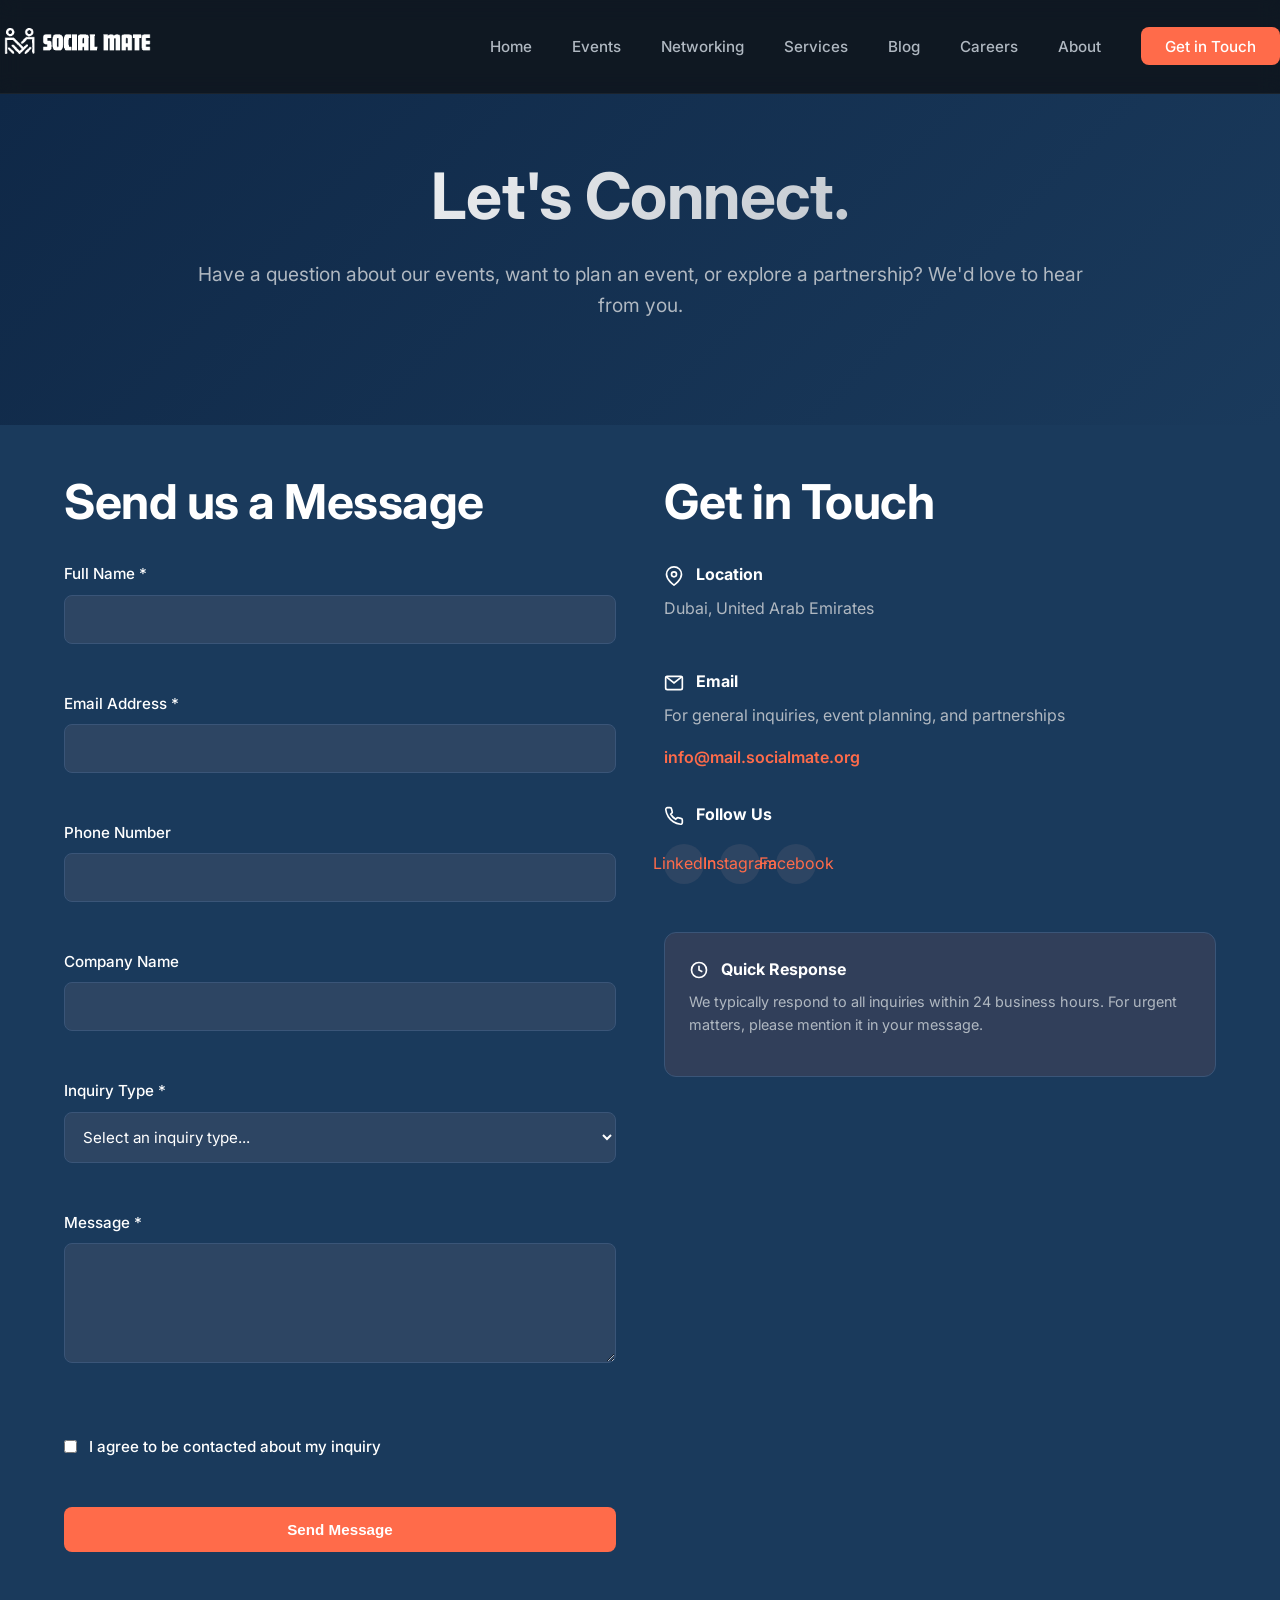
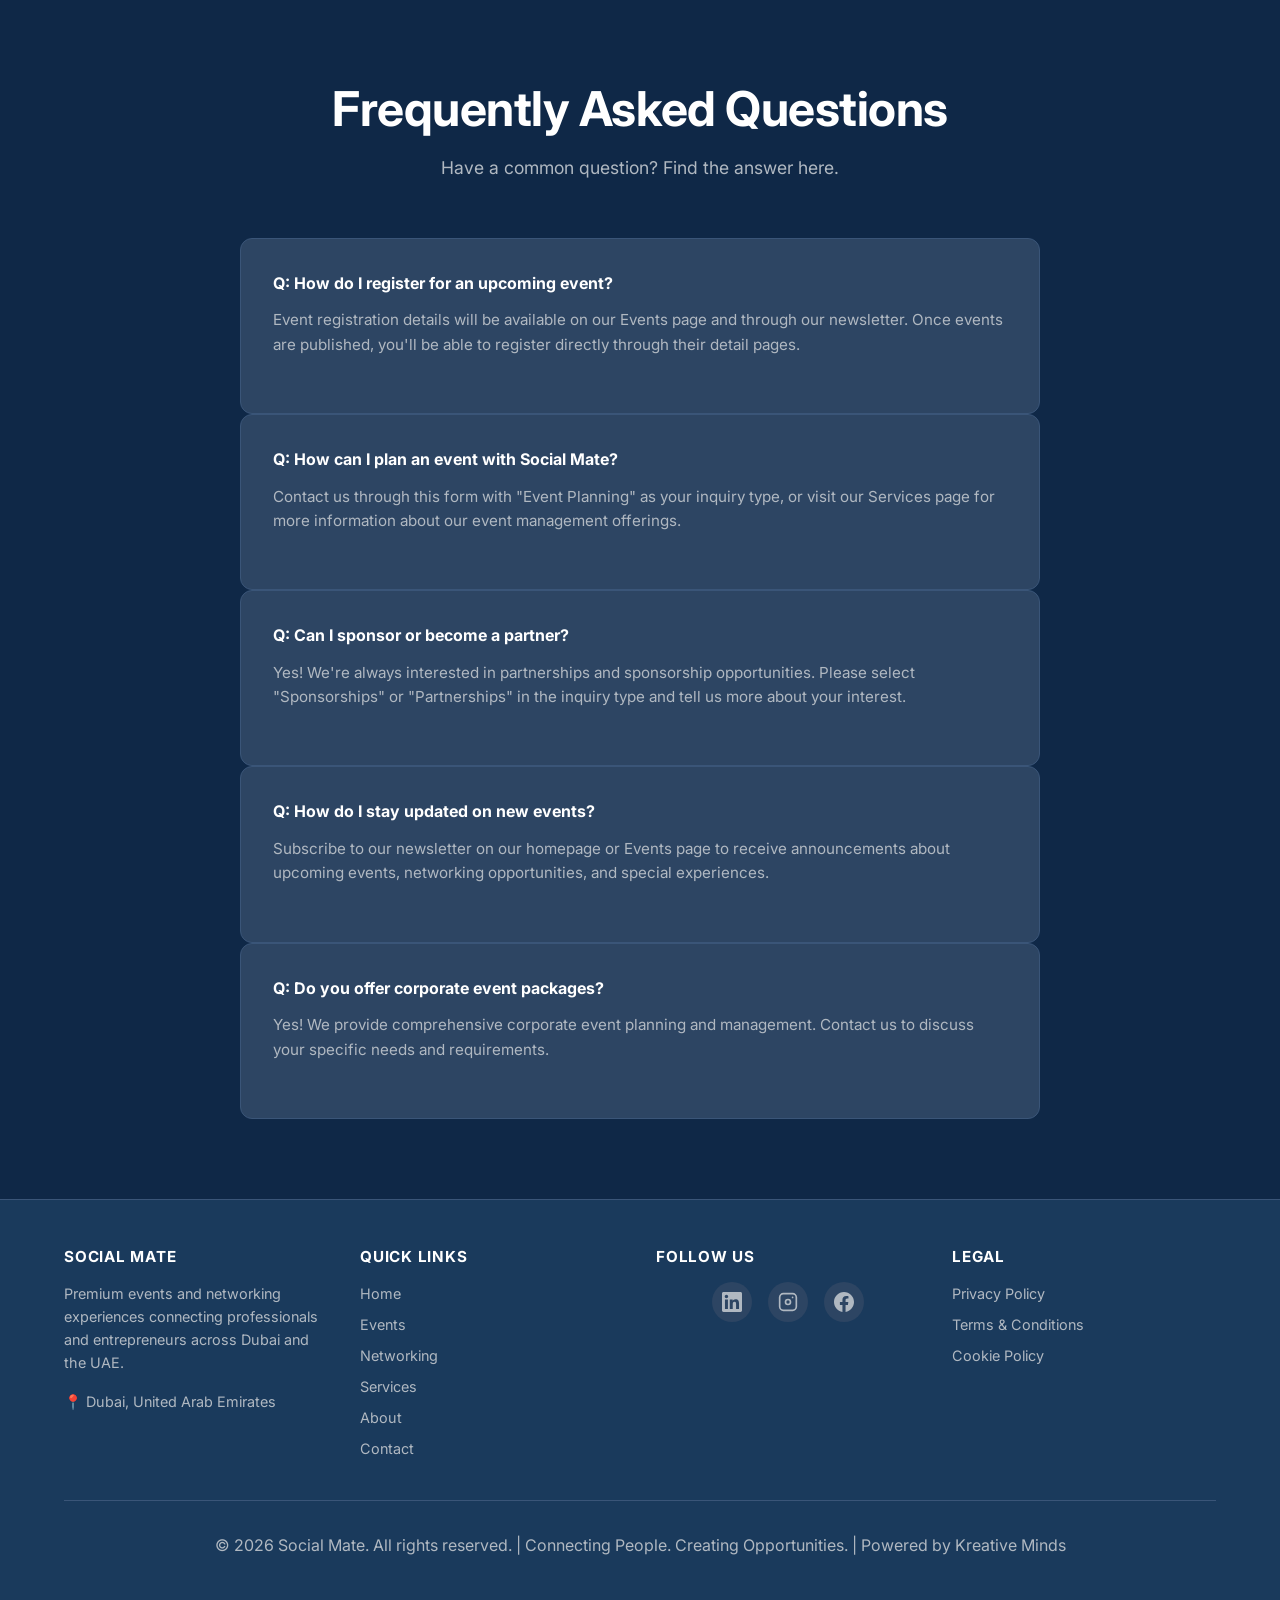
<file: contact.html>
<!DOCTYPE html>
<html lang="en">
<head>
  <meta charset="UTF-8">
  <meta name="viewport" content="width=device-width, initial-scale=1.0">
  <title>Contact | Social Mate Events UAE | Get in Touch</title>
  <meta name="description" content="Contact Social Mate Events UAE for event planning, partnerships, or business inquiries. Reach out to our team in Dubai.">

  <meta property="og:title" content="Contact Social Mate Events UAE">
  <meta property="og:type" content="website">
  <meta property="og:url" content="https://socialmate.org/contact.html">
  <meta property="og:image" content="https://socialmate.org/assets/images/og-image.jpg">

  <!-- Twitter Card -->
  <meta name="twitter:card" content="summary_large_image">
  <meta name="twitter:title" content="Contact Social Mate Events UAE">
  <meta name="twitter:description" content="Contact Social Mate Events UAE for event planning, partnerships, or business inquiries. Reach out to our team in Dubai.">

  <link rel="canonical" href="https://socialmate.org/contact.html">

  <link rel="icon" type="image/png" href="/assets/images/favicon.png">
  <link rel="preconnect" href="https://fonts.googleapis.com">
  <link rel="preconnect" href="https://fonts.gstatic.com" crossorigin>
  <link href="https://fonts.googleapis.com/css2?family=Inter:wght@400;500;600;700;800&display=swap" rel="stylesheet">

  <link rel="stylesheet" href="/css/style.css">

  <!-- JSON-LD Structured Data -->
  <script type="application/ld+json">
  {
    "@context": "https://schema.org",
    "@type": "BreadcrumbList",
    "itemListElement": [
      {
        "@type": "ListItem",
        "position": 1,
        "name": "Home",
        "item": "https://socialmate.org/"
      },
      {
        "@type": "ListItem",
        "position": 2,
        "name": "Contact",
        "item": "https://socialmate.org/contact.html"
      }
    ]
  }
  </script>
  <script type="application/ld+json">
  {
    "@context": "https://schema.org",
    "@type": "ContactPage",
    "mainEntity": {
      "@type": "LocalBusiness",
      "name": "Social Mate Events",
      "url": "https://socialmate.org",
      "logo": "https://socialmate.org/assets/images/logo.png",
      "description": "Professional event planning, networking events, and corporate events in Dubai and the UAE.",
      "address": {
        "@type": "PostalAddress",
        "addressLocality": "Dubai",
        "addressCountry": "AE"
      },
      "contactPoint": {
        "@type": "ContactPoint",
        "contactType": "Customer Service",
        "url": "https://socialmate.org/contact.html"
      },
      "sameAs": [
        "https://linkedin.com/company/socialmateevents",
        "https://www.instagram.com/socialmateuae",
        "https://www.facebook.com/SocialMateUAE"
      ]
    }
  }
  </script>
</head>
<body>
  <!-- Navigation -->
  <header>
    <nav class="container" style="display: flex; justify-content: space-between; align-items: center; padding: 1rem 0;">
      <div class="logo">
        <a href="/">
          <img src="/assets/images/logo.png" alt="Social Mate Logo" style="height: 50px; width: auto;">
        </a>
      </div>

      <ul class="nav-menu" style="list-style: none; display: flex; gap: 2.5rem;">
        <li><a href="/">Home</a></li>
        <li><a href="/events.html">Events</a></li>
        <li><a href="/networking.html">Networking</a></li>
        <li><a href="/services.html">Services</a></li>
        <li><a href="/blog.html">Blog</a></li>
        <li><a href="/careers.html">Careers</a></li>
        <li><a href="/about.html">About</a></li>
        <li><a href="/contact.html" class="nav-cta">Get in Touch</a></li>
      </ul>

      <div class="hamburger">
        <span></span>
        <span></span>
        <span></span>
      </div>
    </nav>
  </header>

  <!-- Hero Section -->
  <section class="hero" style="padding: 4rem 2rem;">
    <div class="container">
      <div class="hero-content" style="text-align: center;">
        <h1>Let's Connect.</h1>
        <p class="hero-description">Have a question about our events, want to plan an event, or explore a partnership? We'd love to hear from you.</p>
      </div>
    </div>
  </section>

  <!-- Contact Content -->
  <section style="background: var(--primary-darker); padding: 3rem 2rem;">
    <div class="container">
      <div style="display: grid; grid-template-columns: 1fr 1fr; gap: 3rem; max-width: 1200px; margin: 0 auto;">

        <!-- Contact Form -->
        <div>
          <h2 style="margin-bottom: 2rem;">Send us a Message</h2>

          <form id="contact-form" style="display: flex; flex-direction: column; gap: 1.5rem;">
            <div class="form-group">
              <label for="name">Full Name *</label>
              <input type="text" id="name" name="name" required>
            </div>

            <div class="form-group">
              <label for="email">Email Address *</label>
              <input type="email" id="email" name="email" required>
            </div>

            <div class="form-group">
              <label for="phone">Phone Number</label>
              <input type="tel" id="phone" name="phone">
            </div>

            <div class="form-group">
              <label for="company">Company Name</label>
              <input type="text" id="company" name="company">
            </div>

            <div class="form-group">
              <label for="inquiry-type">Inquiry Type *</label>
              <select id="inquiry-type" name="inquiry_type" required>
                <option value="">Select an inquiry type...</option>
                <option value="general">General Inquiry</option>
                <option value="event-planning">Event Planning</option>
                <option value="networking">Business Networking</option>
                <option value="partnership">Partnerships</option>
                <option value="sponsorship">Sponsorships</option>
                <option value="other">Other</option>
              </select>
            </div>

            <div class="form-group">
              <label for="message">Message *</label>
              <textarea id="message" name="message" required></textarea>
            </div>

            <label class="checkbox-group" style="margin-top: 1rem;">
              <input type="checkbox" id="consent" name="consent" required>
              <span>I agree to be contacted about my inquiry</span>
            </label>

            <button type="submit" id="submit-btn" class="btn btn-primary" style="width: 100%; margin-top: 1rem;">Send Message</button>
            <div id="form-message" style="display: none; padding: 1rem; border-radius: 8px; text-align: center; font-weight: 500;" role="alert"></div>
          </form>
        </div>

        <!-- Contact Info -->
        <div>
          <h2 style="margin-bottom: 2rem;">Get in Touch</h2>

          <div style="display: flex; flex-direction: column; gap: 2rem;">
            <div>
              <strong style="color: var(--text-primary); display: block; margin-bottom: 0.5rem;"><svg viewBox="0 0 24 24" width="20" height="20" fill="none" stroke="currentColor" stroke-width="2" style="display: inline-block; margin-right: 8px; vertical-align: middle;">
                <path d="M21 10c0 7-9 13-9 13s-9-6-9-13a9 9 0 0 1 18 0z"/>
                <circle cx="12" cy="10" r="3"/>
              </svg> Location</strong>
              <p style="color: var(--text-secondary);">Dubai, United Arab Emirates</p>
            </div>

            <div>
              <strong style="color: var(--text-primary); display: block; margin-bottom: 0.5rem;"><svg viewBox="0 0 24 24" width="20" height="20" fill="none" stroke="currentColor" stroke-width="2" style="display: inline-block; margin-right: 8px; vertical-align: middle;">
                <rect x="2" y="4" width="20" height="16" rx="2"/>
                <path d="M22 4l-10 8L2 4"/>
              </svg> Email</strong>
              <p style="color: var(--text-secondary);">For general inquiries, event planning, and partnerships</p>
              <a href="mailto:info@mail.socialmate.org" style="color: var(--accent-coral); font-weight: 600;">info@mail.socialmate.org</a>
            </div>

            <div>
              <strong style="color: var(--text-primary); display: block; margin-bottom: 0.5rem;"><svg viewBox="0 0 24 24" width="20" height="20" fill="none" stroke="currentColor" stroke-width="2" style="display: inline-block; margin-right: 8px; vertical-align: middle;">
                <path d="M22 16.92v3a2 2 0 0 1-2.18 2 19.79 19.79 0 0 1-8.63-3.07 19.5 19.5 0 0 1-6-6 19.79 19.79 0 0 1-3.07-8.67A2 2 0 0 1 4.11 2h3a2 2 0 0 1 2 1.72 12.84 12.84 0 0 0 .7 2.81 2 2 0 0 1-.45 2.11L8.09 9.91a16 16 0 0 0 6 6l1.27-1.27a2 2 0 0 1 2.11-.45 12.84 12.84 0 0 0 2.81.7A2 2 0 0 1 22 16.92z"/>
              </svg> Follow Us</strong>
              <div class="social-links" style="justify-content: flex-start;">
                <a href="https://linkedin.com/company/socialmateevents" target="_blank" title="LinkedIn">LinkedIn</a>
                <a href="https://www.instagram.com/socialmateuae" target="_blank" title="Instagram">Instagram</a>
                <a href="https://www.facebook.com/SocialMateUAE" target="_blank" title="Facebook">Facebook</a>
              </div>
            </div>

            <div style="background: rgba(255, 107, 74, 0.1); border: 1px solid var(--border-color); border-radius: 12px; padding: 1.5rem; margin-top: 1rem;">
              <strong style="color: var(--text-primary); display: block; margin-bottom: 0.5rem;"><svg viewBox="0 0 24 24" width="20" height="20" fill="none" stroke="currentColor" stroke-width="2" style="display: inline-block; margin-right: 8px; vertical-align: middle;">
                <circle cx="12" cy="12" r="9"/>
                <path d="M12 7v5l4 2"/>
              </svg> Quick Response</strong>
              <p style="font-size: 0.9rem; color: var(--text-secondary);">We typically respond to all inquiries within 24 business hours. For urgent matters, please mention it in your message.</p>
            </div>
          </div>
        </div>
      </div>
    </div>
  </section>

  <!-- FAQ Section -->
  <section style="background: var(--primary-dark);">
    <div class="container">
      <div class="section-header">
        <h2>Frequently Asked Questions</h2>
        <p>Have a common question? Find the answer here.</p>
      </div>

      <div style="max-width: 800px; margin: 0 auto;">
        <div class="card">
          <strong style="color: var(--text-primary); display: block; margin-bottom: 0.75rem;">Q: How do I register for an upcoming event?</strong>
          <p style="color: var(--text-secondary);">Event registration details will be available on our Events page and through our newsletter. Once events are published, you'll be able to register directly through their detail pages.</p>
        </div>

        <div class="card">
          <strong style="color: var(--text-primary); display: block; margin-bottom: 0.75rem;">Q: How can I plan an event with Social Mate?</strong>
          <p style="color: var(--text-secondary);">Contact us through this form with "Event Planning" as your inquiry type, or visit our Services page for more information about our event management offerings.</p>
        </div>

        <div class="card">
          <strong style="color: var(--text-primary); display: block; margin-bottom: 0.75rem;">Q: Can I sponsor or become a partner?</strong>
          <p style="color: var(--text-secondary);">Yes! We're always interested in partnerships and sponsorship opportunities. Please select "Sponsorships" or "Partnerships" in the inquiry type and tell us more about your interest.</p>
        </div>

        <div class="card">
          <strong style="color: var(--text-primary); display: block; margin-bottom: 0.75rem;">Q: How do I stay updated on new events?</strong>
          <p style="color: var(--text-secondary);">Subscribe to our newsletter on our homepage or Events page to receive announcements about upcoming events, networking opportunities, and special experiences.</p>
        </div>

        <div class="card">
          <strong style="color: var(--text-primary); display: block; margin-bottom: 0.75rem;">Q: Do you offer corporate event packages?</strong>
          <p style="color: var(--text-secondary);">Yes! We provide comprehensive corporate event planning and management. Contact us to discuss your specific needs and requirements.</p>
        </div>
      </div>
    </div>
  </section>

  <!-- Footer -->
  <footer>
    <div class="container">
      <div class="footer-content">
        <div class="footer-section">
          <h4>Social Mate</h4>
          <p style="font-size: 0.9rem; color: var(--text-secondary);">Premium events and networking experiences connecting professionals and entrepreneurs across Dubai and the UAE.</p>
          <p style="font-size: 0.9rem; color: var(--text-secondary); margin-top: 1rem;">📍 Dubai, United Arab Emirates</p>
        </div>

        <div class="footer-section">
          <h4>Quick Links</h4>
          <ul>
            <li><a href="/">Home</a></li>
            <li><a href="/events.html">Events</a></li>
            <li><a href="/networking.html">Networking</a></li>
            <li><a href="/services.html">Services</a></li>
            <li><a href="/about.html">About</a></li>
            <li><a href="/contact.html">Contact</a></li>
          </ul>
        </div>

        <div class="footer-section">
          <h4>Follow Us</h4>
          <div class="social-links">
            <a href="https://linkedin.com/company/socialmateevents" target="_blank" title="LinkedIn">
              <svg viewBox="0 0 24 24" width="20" height="20" fill="currentColor">
                <path d="M20.447 20.452h-3.554v-5.569c0-1.328-.027-3.037-1.852-3.037-1.853 0-2.136 1.445-2.136 2.939v5.667H9.351V9h3.414v1.561h.046c.477-.9 1.637-1.85 3.37-1.85 3.601 0 4.267 2.37 4.267 5.455v6.286zM5.337 7.433c-1.144 0-2.063-.926-2.063-2.065 0-1.138.92-2.063 2.063-2.063 1.14 0 2.064.925 2.064 2.063 0 1.139-.925 2.065-2.064 2.065zm1.782 13.019H3.555V9h3.564v11.452zM22.225 0H1.771C.792 0 0 .774 0 1.729v20.542C0 23.227.792 24 1.771 24h20.451C23.2 24 24 23.227 24 22.271V1.729C24 .774 23.2 0 22.222 0h.003z"/>
              </svg>
            </a>
            <a href="https://www.instagram.com/socialmateuae" target="_blank" title="Instagram">
              <svg viewBox="0 0 24 24" width="20" height="20" fill="currentColor">
                <rect x="2" y="2" width="20" height="20" rx="4.5" fill="none" stroke="currentColor" stroke-width="2"/>
                <circle cx="12" cy="12" r="3" fill="none" stroke="currentColor" stroke-width="2"/>
                <circle cx="17.5" cy="6.5" r="1" fill="currentColor"/>
              </svg>
            </a>
            <a href="https://www.facebook.com/SocialMateUAE" target="_blank" title="Facebook">
              <svg viewBox="0 0 24 24" width="20" height="20" fill="currentColor">
                <path d="M24 12.073c0-6.627-5.373-12-12-12s-12 5.373-12 12c0 5.99 4.388 10.954 10.125 11.854v-8.385H7.078v-3.47h3.047V9.43c0-3.007 1.792-4.669 4.533-4.669 1.312 0 2.686.235 2.686.235v2.953H15.83c-1.491 0-1.956.925-1.956 1.874v2.25h3.328l-.532 3.47h-2.796v8.385C19.612 23.027 24 18.062 24 12.073z"/>
              </svg>
            </a>
          </div>
        </div>

        <div class="footer-section">
          <h4>Legal</h4>
          <ul>
            <li><a href="/privacy.html">Privacy Policy</a></li>
            <li><a href="/terms.html">Terms & Conditions</a></li>
            <li><a href="/cookies.html">Cookie Policy</a></li>
          </ul>
        </div>
      </div>

      <div class="footer-bottom">
        <p>© <span id="current-year">2026</span> <a href="/" style="color: inherit; text-decoration: none;">Social Mate</a>. All rights reserved. | Connecting People. Creating Opportunities. | Powered by <a href="https://kreativeminds.ae" target="_blank" style="color: inherit; text-decoration: none;">Kreative Minds</a></p>
      </div>
    </div>
  </footer>

  <script src="/js/script.js"></script>
</body>
</html>
</file>
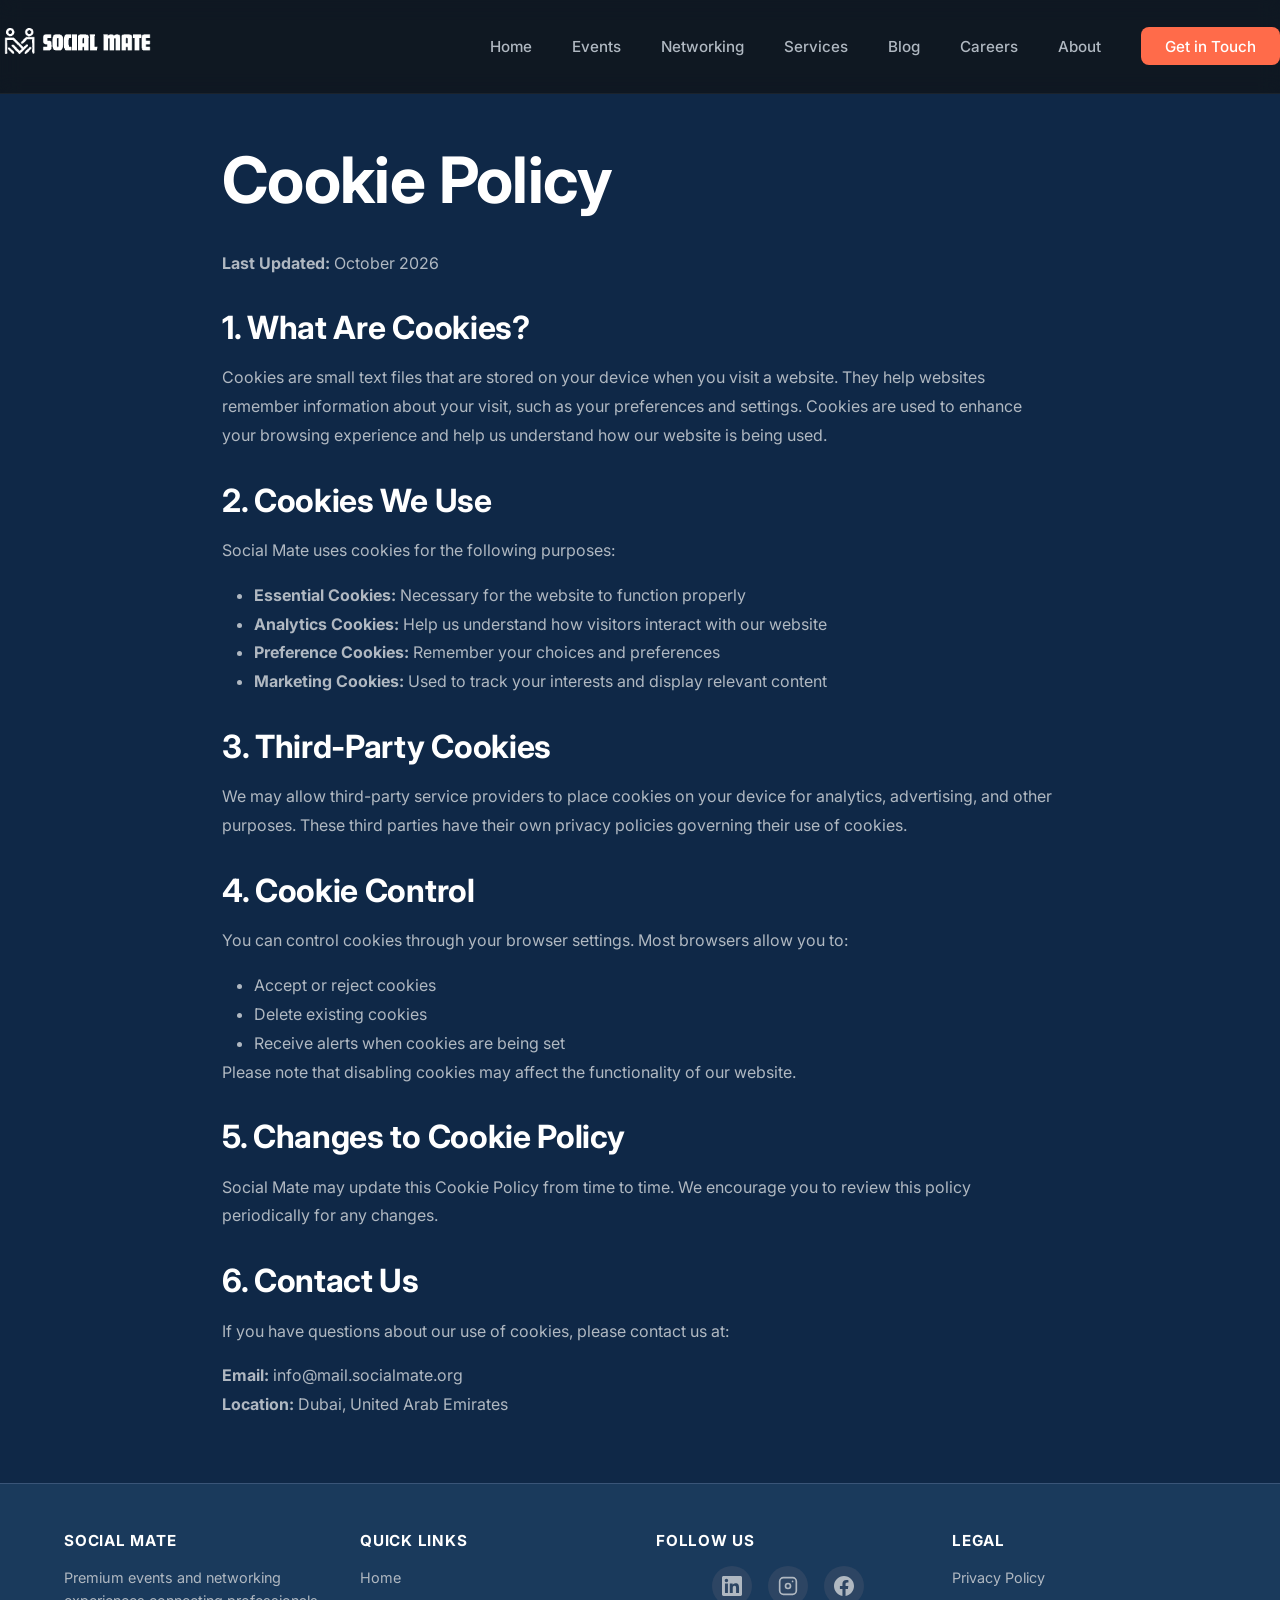
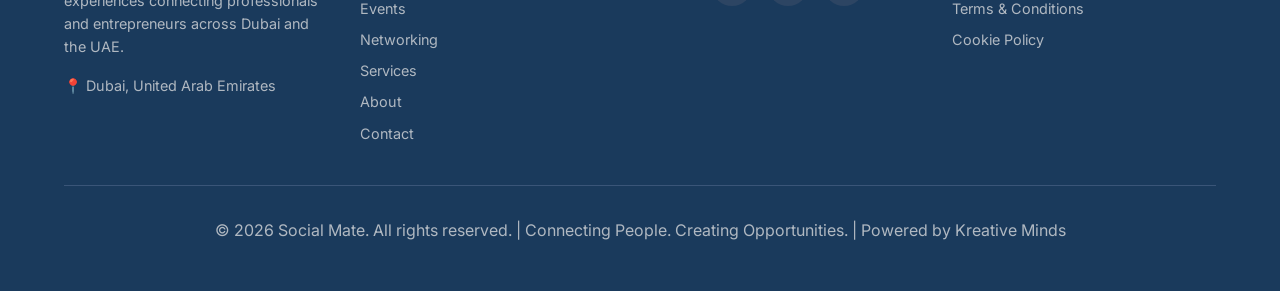
<file: cookies.html>
<!DOCTYPE html>
<html lang="en">
<head>
  <meta charset="UTF-8">
  <meta name="viewport" content="width=device-width, initial-scale=1.0">
  <title>Cookie Policy | Social Mate Events UAE</title>
  <meta property="og:title" content="Cookie Policy | Social Mate">
  <meta property="og:description" content="How Social Mate uses cookies on its website.">
  <meta property="og:url" content="https://socialmate.org/cookies.html">
  <meta property="og:type" content="website">
  <meta property="og:image" content="https://socialmate.org/assets/images/og-image.jpg">
  <meta name="twitter:card" content="summary_large_image">
  <meta name="description" content="Social Mate Cookie Policy. Understand how we use cookies and similar tracking technologies on our website.">
  <meta name="robots" content="noindex, follow">
  <link rel="canonical" href="https://socialmate.org/cookies.html">
  <link rel="icon" type="image/png" href="/assets/images/favicon.png">
  <link rel="preconnect" href="https://fonts.googleapis.com">
  <link rel="preconnect" href="https://fonts.gstatic.com" crossorigin>
  <link href="https://fonts.googleapis.com/css2?family=Inter:wght@400;500;600;700;800&display=swap" rel="stylesheet">
  <link rel="stylesheet" href="/css/style.css">
  <script type="application/ld+json">
  {
    "@context": "https://schema.org",
    "@type": "BreadcrumbList",
    "itemListElement": [
      {
        "@type": "ListItem",
        "position": 1,
        "name": "Home",
        "item": "https://socialmate.org/"
      },
      {
        "@type": "ListItem",
        "position": 2,
        "name": "Cookie Policy",
        "item": "https://socialmate.org/cookies.html"
      }
    ]
  }
  </script>
</head>
<body>
  <header>
    <nav class="container" style="display: flex; justify-content: space-between; align-items: center; padding: 1rem 0;">
      <div class="logo">
        <a href="/">
          <img src="/assets/images/logo.png" alt="Social Mate Logo" style="height: 50px; width: auto;">
        </a>
      </div>

      <ul class="nav-menu" style="list-style: none; display: flex; gap: 2.5rem;">
        <li><a href="/">Home</a></li>
        <li><a href="/events.html">Events</a></li>
        <li><a href="/networking.html">Networking</a></li>
        <li><a href="/services.html">Services</a></li>
        <li><a href="/blog.html">Blog</a></li>
        <li><a href="/careers.html">Careers</a></li>
        <li><a href="/about.html">About</a></li>
        <li><a href="/contact.html" class="nav-cta">Get in Touch</a></li>
      </ul>

      <div class="hamburger">
        <span></span>
        <span></span>
        <span></span>
      </div>
    </nav>
  </header>

  <section style="background: var(--primary-dark); padding: 3rem 2rem;">
    <div class="container" style="max-width: 900px;">
      <h1 style="margin-bottom: 2rem;">Cookie Policy</h1>
      <p style="color: var(--text-secondary); margin-bottom: 2rem;"><strong>Last Updated:</strong> October 2026</p>

      <div style="line-height: 1.8; color: var(--text-secondary);">
        <h3 style="color: var(--text-primary); margin-top: 2rem;">1. What Are Cookies?</h3>
        <p>Cookies are small text files that are stored on your device when you visit a website. They help websites remember information about your visit, such as your preferences and settings. Cookies are used to enhance your browsing experience and help us understand how our website is being used.</p>

        <h3 style="color: var(--text-primary); margin-top: 2rem;">2. Cookies We Use</h3>
        <p>Social Mate uses cookies for the following purposes:</p>
        <ul style="margin-left: 2rem;">
          <li><strong>Essential Cookies:</strong> Necessary for the website to function properly</li>
          <li><strong>Analytics Cookies:</strong> Help us understand how visitors interact with our website</li>
          <li><strong>Preference Cookies:</strong> Remember your choices and preferences</li>
          <li><strong>Marketing Cookies:</strong> Used to track your interests and display relevant content</li>
        </ul>

        <h3 style="color: var(--text-primary); margin-top: 2rem;">3. Third-Party Cookies</h3>
        <p>We may allow third-party service providers to place cookies on your device for analytics, advertising, and other purposes. These third parties have their own privacy policies governing their use of cookies.</p>

        <h3 style="color: var(--text-primary); margin-top: 2rem;">4. Cookie Control</h3>
        <p>You can control cookies through your browser settings. Most browsers allow you to:</p>
        <ul style="margin-left: 2rem;">
          <li>Accept or reject cookies</li>
          <li>Delete existing cookies</li>
          <li>Receive alerts when cookies are being set</li>
        </ul>
        <p>Please note that disabling cookies may affect the functionality of our website.</p>

        <h3 style="color: var(--text-primary); margin-top: 2rem;">5. Changes to Cookie Policy</h3>
        <p>Social Mate may update this Cookie Policy from time to time. We encourage you to review this policy periodically for any changes.</p>

        <h3 style="color: var(--text-primary); margin-top: 2rem;">6. Contact Us</h3>
        <p>If you have questions about our use of cookies, please contact us at:</p>
        <p><strong>Email:</strong> info@mail.socialmate.org<br><strong>Location:</strong> Dubai, United Arab Emirates</p>
      </div>
    </div>
  </section>

  <footer>
    <div class="container">
      <div class="footer-content">
        <div class="footer-section">
          <h4>Social Mate</h4>
          <p style="font-size: 0.9rem; color: var(--text-secondary);">Premium events and networking experiences connecting professionals and entrepreneurs across Dubai and the UAE.</p>
          <p style="font-size: 0.9rem; color: var(--text-secondary); margin-top: 1rem;">📍 Dubai, United Arab Emirates</p>
        </div>

        <div class="footer-section">
          <h4>Quick Links</h4>
          <ul>
            <li><a href="/">Home</a></li>
            <li><a href="/events.html">Events</a></li>
            <li><a href="/networking.html">Networking</a></li>
            <li><a href="/services.html">Services</a></li>
            <li><a href="/about.html">About</a></li>
            <li><a href="/contact.html">Contact</a></li>
          </ul>
        </div>

        <div class="footer-section">
          <h4>Follow Us</h4>
          <div class="social-links">
            <a href="https://linkedin.com/company/socialmateevents" target="_blank" title="LinkedIn">
              <svg viewBox="0 0 24 24" width="20" height="20" fill="currentColor">
                <path d="M20.447 20.452h-3.554v-5.569c0-1.328-.027-3.037-1.852-3.037-1.853 0-2.136 1.445-2.136 2.939v5.667H9.351V9h3.414v1.561h.046c.477-.9 1.637-1.85 3.37-1.85 3.601 0 4.267 2.37 4.267 5.455v6.286zM5.337 7.433c-1.144 0-2.063-.926-2.063-2.065 0-1.138.92-2.063 2.063-2.063 1.14 0 2.064.925 2.064 2.063 0 1.139-.925 2.065-2.064 2.065zm1.782 13.019H3.555V9h3.564v11.452zM22.225 0H1.771C.792 0 0 .774 0 1.729v20.542C0 23.227.792 24 1.771 24h20.451C23.2 24 24 23.227 24 22.271V1.729C24 .774 23.2 0 22.222 0h.003z"/>
              </svg>
            </a>
            <a href="https://www.instagram.com/socialmateuae" target="_blank" title="Instagram">
              <svg viewBox="0 0 24 24" width="20" height="20" fill="currentColor">
                <rect x="2" y="2" width="20" height="20" rx="4.5" fill="none" stroke="currentColor" stroke-width="2"/>
                <circle cx="12" cy="12" r="3" fill="none" stroke="currentColor" stroke-width="2"/>
                <circle cx="17.5" cy="6.5" r="1" fill="currentColor"/>
              </svg>
            </a>
            <a href="https://www.facebook.com/SocialMateUAE" target="_blank" title="Facebook">
              <svg viewBox="0 0 24 24" width="20" height="20" fill="currentColor">
                <path d="M24 12.073c0-6.627-5.373-12-12-12s-12 5.373-12 12c0 5.99 4.388 10.954 10.125 11.854v-8.385H7.078v-3.47h3.047V9.43c0-3.007 1.792-4.669 4.533-4.669 1.312 0 2.686.235 2.686.235v2.953H15.83c-1.491 0-1.956.925-1.956 1.874v2.25h3.328l-.532 3.47h-2.796v8.385C19.612 23.027 24 18.062 24 12.073z"/>
              </svg>
            </a>
          </div>
        </div>

        <div class="footer-section">
          <h4>Legal</h4>
          <ul>
            <li><a href="/privacy.html">Privacy Policy</a></li>
            <li><a href="/terms.html">Terms & Conditions</a></li>
            <li><a href="/cookies.html">Cookie Policy</a></li>
          </ul>
        </div>
      </div>

      <div class="footer-bottom">
        <p>© <span id="current-year">2026</span> <a href="/" style="color: inherit; text-decoration: none;">Social Mate</a>. All rights reserved. | Connecting People. Creating Opportunities. | Powered by <a href="https://kreativeminds.ae" target="_blank" style="color: inherit; text-decoration: none;">Kreative Minds</a></p>
      </div>
    </div>
  </footer>
  <script src="/js/script.js"></script>
</body>
</html>
</file>
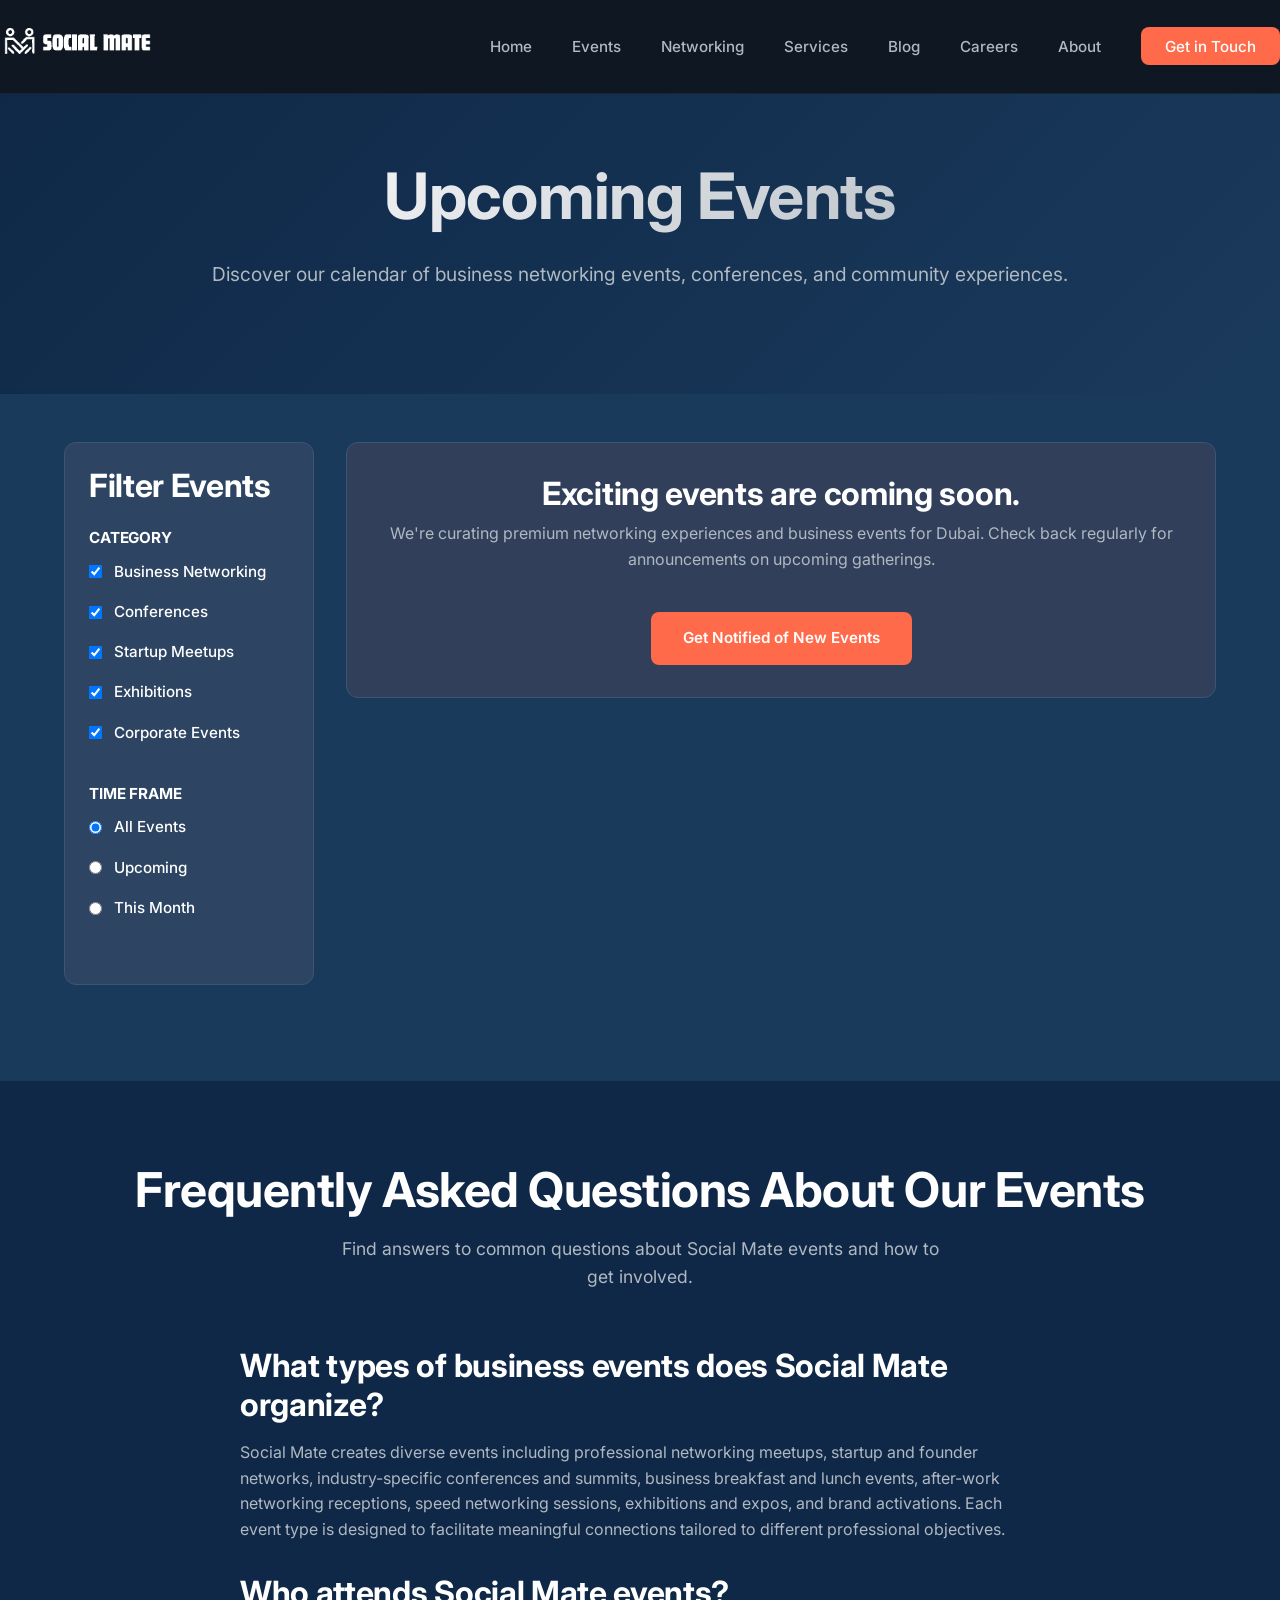
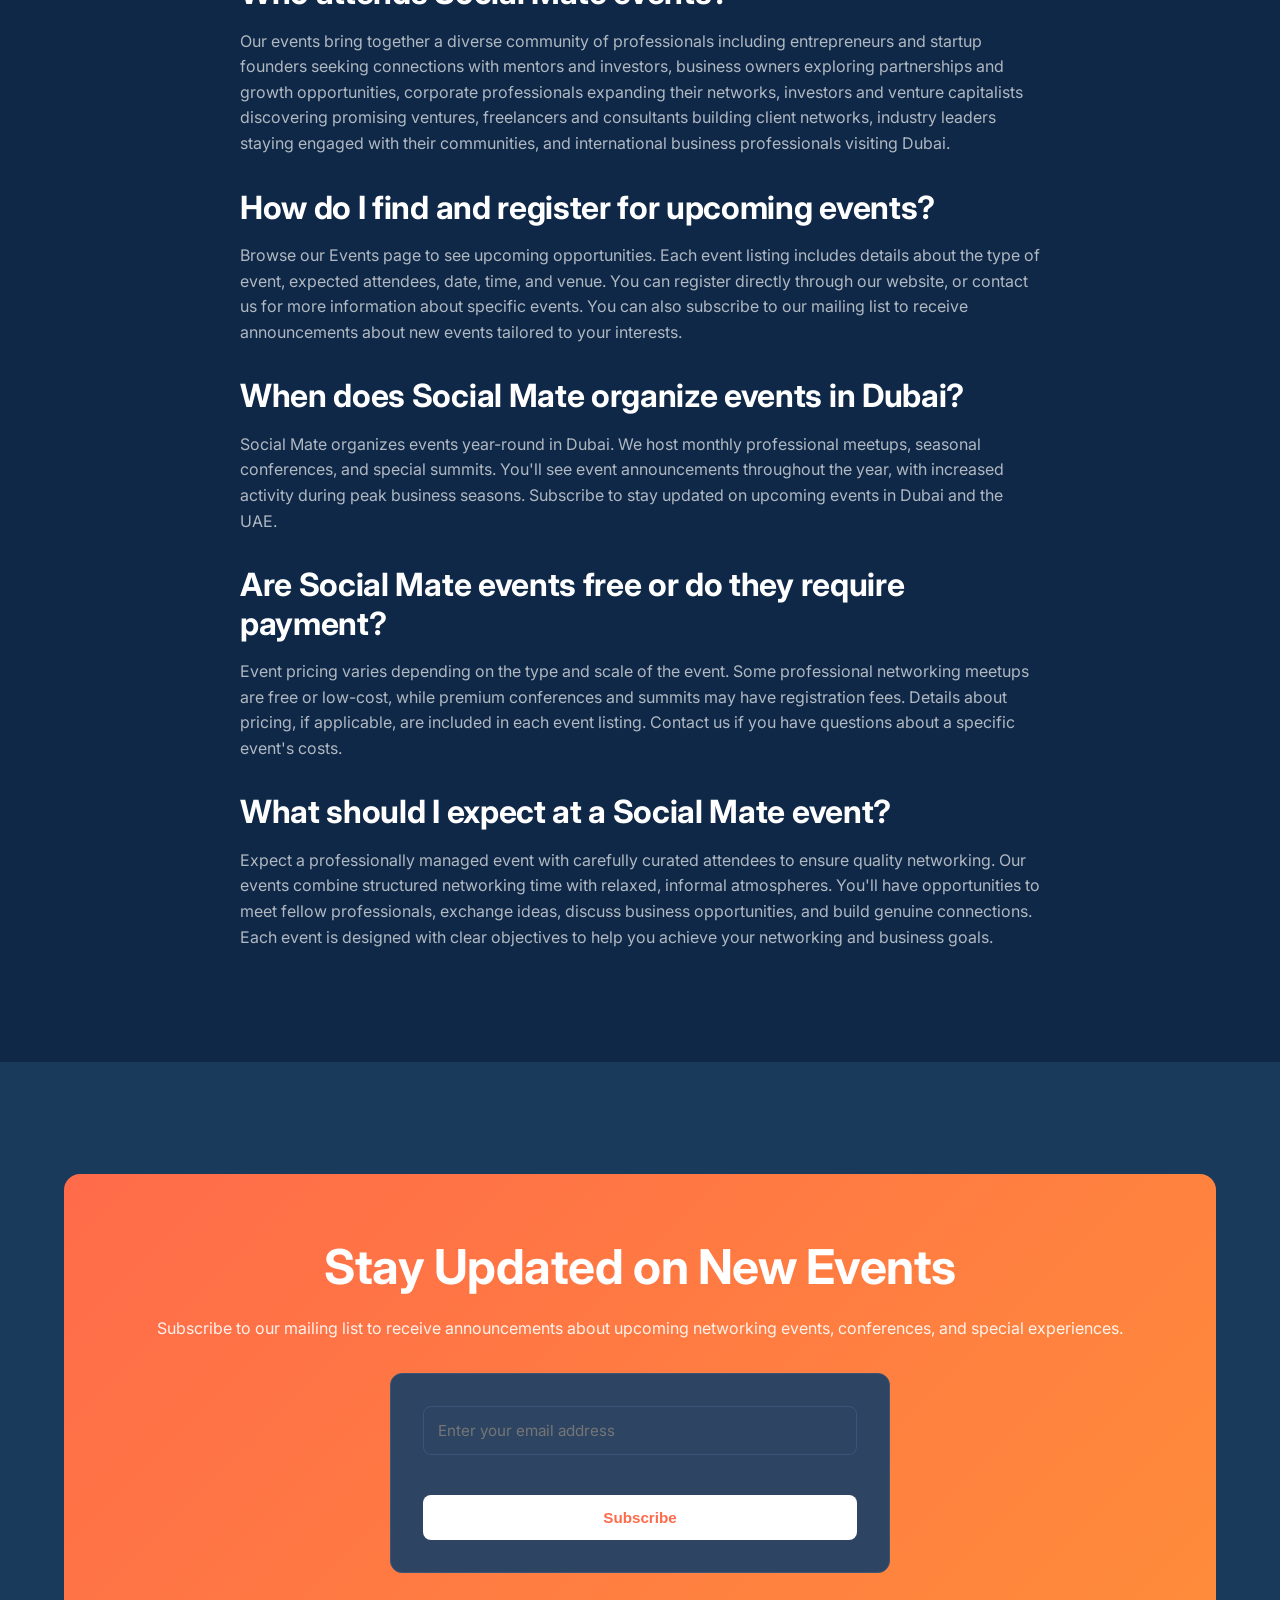
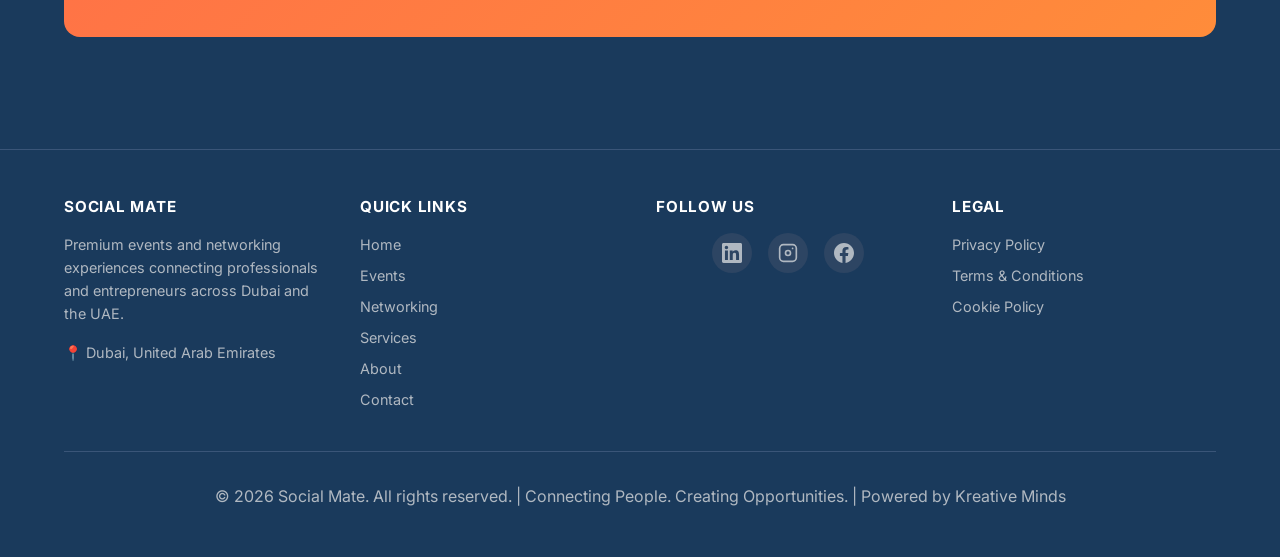
<file: events.html>
<!DOCTYPE html>
<html lang="en">
<head>
  <meta charset="UTF-8">
  <meta name="viewport" content="width=device-width, initial-scale=1.0">
  <title>Upcoming Business Networking Events Dubai | Social Mate</title>
  <meta name="description" content="Browse upcoming business networking events, startup meetups and conferences in Dubai. Find curated events for entrepreneurs, investors and professionals.">
  <meta name="keywords" content="networking events Dubai, startup events Dubai, business conferences Dubai, professional meetups, entrepreneur events, GITEX Dubai, events calendar">

  <meta property="og:title" content="Events | Social Mate Events UAE">
  <meta property="og:description" content="Discover upcoming business networking events, conferences, and startup meetups in Dubai and the UAE.">
  <meta property="og:url" content="https://socialmate.org/events.html">
  <meta property="og:type" content="website">
  <meta property="og:image" content="https://socialmate.org/assets/images/og-image.jpg">

  <!-- Twitter Card -->
  <meta name="twitter:card" content="summary_large_image">
  <meta name="twitter:title" content="Events | Social Mate Events UAE">
  <meta name="twitter:description" content="Discover upcoming business networking events, conferences, and startup meetups in Dubai and the UAE.">

  <link rel="canonical" href="https://socialmate.org/events.html">

  <link rel="icon" type="image/png" href="/assets/images/favicon.png">
  <link rel="preconnect" href="https://fonts.googleapis.com">
  <link rel="preconnect" href="https://fonts.gstatic.com" crossorigin>
  <link href="https://fonts.googleapis.com/css2?family=Inter:wght@400;500;600;700;800&display=swap" rel="stylesheet">

  <link rel="stylesheet" href="/css/style.css">

  <!-- JSON-LD Structured Data -->
  <script type="application/ld+json">
  {
    "@context": "https://schema.org",
    "@type": "BreadcrumbList",
    "itemListElement": [
      {
        "@type": "ListItem",
        "position": 1,
        "name": "Home",
        "item": "https://socialmate.org/"
      },
      {
        "@type": "ListItem",
        "position": 2,
        "name": "Events",
        "item": "https://socialmate.org/events.html"
      }
    ]
  }
  </script>
  <script type="application/ld+json">
  {
    "@context": "https://schema.org",
    "@type": "CollectionPage",
    "name": "Upcoming Business Events in Dubai",
    "url": "https://socialmate.org/events.html",
    "description": "Discover upcoming business networking events, conferences, and startup meetups in Dubai and the UAE through Social Mate.",
    "mainEntity": {
      "@type": "ItemList",
      "itemListElement": [
        {
          "@type": "ListItem",
          "position": 1,
          "name": "Professional Networking Meetup",
          "description": "Connect with decision-makers and industry leaders in a relaxed, professional setting.",
          "url": "https://socialmate.org/events.html",
          "image": "https://socialmate.org/assets/images/socialmate-event-group-1.jpg"
        },
        {
          "@type": "ListItem",
          "position": 2,
          "name": "Entrepreneur Startup Showcase",
          "description": "Pitch your ideas, meet potential investors, and connect with fellow founders.",
          "url": "https://socialmate.org/events.html",
          "image": "https://socialmate.org/assets/images/socialmate-startup-pitch.jpg"
        },
        {
          "@type": "ListItem",
          "position": 3,
          "name": "Industry Summit & Conference",
          "description": "Gain insights from industry experts and build meaningful professional relationships.",
          "url": "https://socialmate.org/events.html",
          "image": "https://socialmate.org/assets/images/socialmate-rooftop-conference-burj.jpg"
        }
      ]
    }
  }
  </script>
</head>
<body>
  <!-- Navigation -->
  <header>
    <nav class="container" style="display: flex; justify-content: space-between; align-items: center; padding: 1rem 0;">
      <div class="logo">
        <a href="/">
          <img src="/assets/images/logo.png" alt="Social Mate Logo" style="height: 50px; width: auto;">
        </a>
      </div>

      <ul class="nav-menu" style="list-style: none; display: flex; gap: 2.5rem;">
        <li><a href="/">Home</a></li>
        <li><a href="/events.html">Events</a></li>
        <li><a href="/networking.html">Networking</a></li>
        <li><a href="/services.html">Services</a></li>
        <li><a href="/blog.html">Blog</a></li>
        <li><a href="/careers.html">Careers</a></li>
        <li><a href="/about.html">About</a></li>
        <li><a href="/contact.html" class="nav-cta">Get in Touch</a></li>
      </ul>

      <div class="hamburger">
        <span></span>
        <span></span>
        <span></span>
      </div>
    </nav>
  </header>

  <!-- Hero Section -->
  <section class="hero" style="padding: 4rem 2rem;">
    <div class="container">
      <div class="hero-content" style="text-align: center;">
        <h1>Upcoming Events</h1>
        <p class="hero-description">Discover our calendar of business networking events, conferences, and community experiences.</p>
      </div>
    </div>
  </section>

  <!-- Events Filters & Listing -->
  <section style="background: var(--primary-darker); padding: 3rem 2rem;">
    <div class="container">
      <div style="display: grid; grid-template-columns: 250px 1fr; gap: 2rem; margin-bottom: 3rem;">
        <!-- Sidebar Filters -->
        <div style="background: var(--neutral-gray); border: 1px solid var(--border-color); border-radius: 12px; padding: 1.5rem; height: fit-content;">
          <h3 style="margin-bottom: 1.5rem;">Filter Events</h3>

          <div style="margin-bottom: 2rem;">
            <h4 style="font-size: 0.95rem; margin-bottom: 0.75rem; text-transform: uppercase;">Category</h4>
            <div style="display: flex; flex-direction: column; gap: 0.5rem;">
              <label class="checkbox-group">
                <input type="checkbox" checked>
                <span>Business Networking</span>
              </label>
              <label class="checkbox-group">
                <input type="checkbox" checked>
                <span>Conferences</span>
              </label>
              <label class="checkbox-group">
                <input type="checkbox" checked>
                <span>Startup Meetups</span>
              </label>
              <label class="checkbox-group">
                <input type="checkbox" checked>
                <span>Exhibitions</span>
              </label>
              <label class="checkbox-group">
                <input type="checkbox" checked>
                <span>Corporate Events</span>
              </label>
            </div>
          </div>

          <div style="margin-bottom: 2rem;">
            <h4 style="font-size: 0.95rem; margin-bottom: 0.75rem; text-transform: uppercase;">Time Frame</h4>
            <div style="display: flex; flex-direction: column; gap: 0.5rem;">
              <label class="checkbox-group">
                <input type="radio" name="timeframe" checked>
                <span>All Events</span>
              </label>
              <label class="checkbox-group">
                <input type="radio" name="timeframe">
                <span>Upcoming</span>
              </label>
              <label class="checkbox-group">
                <input type="radio" name="timeframe">
                <span>This Month</span>
              </label>
            </div>
          </div>
        </div>

        <!-- Events Grid -->
        <div>
          <div style="background: rgba(255, 107, 74, 0.1); border: 1px solid var(--border-color); border-radius: 12px; padding: 2rem; text-align: center;">
            <h3 style="margin-bottom: 0.5rem;">Exciting events are coming soon.</h3>
            <p style="color: var(--text-secondary);">We're curating premium networking experiences and business events for Dubai. Check back regularly for announcements on upcoming gatherings.</p>
            <a href="/contact.html" class="btn btn-primary" style="margin-top: 1.5rem;">Get Notified of New Events</a>
          </div>
        </div>
      </div>
    </div>
  </section>

  <!-- Event Detail Template (hidden for now, shows on event click) -->
  <section id="event-detail" class="hidden" style="background: var(--primary-dark); padding: 3rem 2rem;">
    <div class="container">
      <a href="/events.html" style="color: var(--accent-coral); margin-bottom: 2rem; display: inline-block;">← Back to Events</a>

      <div class="feature-grid" style="margin-bottom: 3rem;">
        <div class="feature-image" style="background: linear-gradient(135deg, var(--accent-coral), var(--accent-orange)); border-radius: 12px; height: 400px; display: flex; align-items: center; justify-content: center; color: white; font-weight: 600;">
          [Event Hero Image]
        </div>
        <div>
          <div class="event-category">Event Category</div>
          <h2>Event Title</h2>
          <p style="font-size: 1.1rem; color: var(--text-secondary); margin: 1.5rem 0;">Event description goes here with compelling details about what attendees can expect.</p>

          <div style="display: grid; grid-template-columns: 1fr 1fr; gap: 2rem; margin: 2rem 0;">
            <div>
              <strong style="color: var(--text-secondary); display: block; font-size: 0.9rem; text-transform: uppercase; margin-bottom: 0.25rem;">Date & Time</strong>
              <p>Coming Soon</p>
            </div>
            <div>
              <strong style="color: var(--text-secondary); display: block; font-size: 0.9rem; text-transform: uppercase; margin-bottom: 0.25rem;">Venue</strong>
              <p>Dubai, UAE</p>
            </div>
          </div>

          <a href="/contact.html?type=event-inquiry" class="btn btn-primary" style="margin-top: 2rem;">Get More Information</a>
        </div>
      </div>

      <div style="background: var(--neutral-gray); border: 1px solid var(--border-color); border-radius: 12px; padding: 2rem;">
        <h2>About This Event</h2>
        <p>Detailed event information, agenda, speakers, and other relevant details will be published here closer to the event date.</p>
      </div>
    </div>
  </section>

  <!-- FAQ Section -->
  <section style="background: var(--primary-dark);">
    <div class="container">
      <div class="section-header">
        <h2>Frequently Asked Questions About Our Events</h2>
        <p>Find answers to common questions about Social Mate events and how to get involved.</p>
      </div>

      <div style="max-width: 800px; margin: 0 auto;">
        <div style="margin-bottom: 2rem;">
          <h3 style="margin-bottom: 1rem; color: var(--text-primary);">What types of business events does Social Mate organize?</h3>
          <p style="color: var(--text-secondary);">Social Mate creates diverse events including professional networking meetups, startup and founder networks, industry-specific conferences and summits, business breakfast and lunch events, after-work networking receptions, speed networking sessions, exhibitions and expos, and brand activations. Each event type is designed to facilitate meaningful connections tailored to different professional objectives.</p>
        </div>

        <div style="margin-bottom: 2rem;">
          <h3 style="margin-bottom: 1rem; color: var(--text-primary);">Who attends Social Mate events?</h3>
          <p style="color: var(--text-secondary);">Our events bring together a diverse community of professionals including entrepreneurs and startup founders seeking connections with mentors and investors, business owners exploring partnerships and growth opportunities, corporate professionals expanding their networks, investors and venture capitalists discovering promising ventures, freelancers and consultants building client networks, industry leaders staying engaged with their communities, and international business professionals visiting Dubai.</p>
        </div>

        <div style="margin-bottom: 2rem;">
          <h3 style="margin-bottom: 1rem; color: var(--text-primary);">How do I find and register for upcoming events?</h3>
          <p style="color: var(--text-secondary);">Browse our Events page to see upcoming opportunities. Each event listing includes details about the type of event, expected attendees, date, time, and venue. You can register directly through our website, or contact us for more information about specific events. You can also subscribe to our mailing list to receive announcements about new events tailored to your interests.</p>
        </div>

        <div style="margin-bottom: 2rem;">
          <h3 style="margin-bottom: 1rem; color: var(--text-primary);">When does Social Mate organize events in Dubai?</h3>
          <p style="color: var(--text-secondary);">Social Mate organizes events year-round in Dubai. We host monthly professional meetups, seasonal conferences, and special summits. You'll see event announcements throughout the year, with increased activity during peak business seasons. Subscribe to stay updated on upcoming events in Dubai and the UAE.</p>
        </div>

        <div style="margin-bottom: 2rem;">
          <h3 style="margin-bottom: 1rem; color: var(--text-primary);">Are Social Mate events free or do they require payment?</h3>
          <p style="color: var(--text-secondary);">Event pricing varies depending on the type and scale of the event. Some professional networking meetups are free or low-cost, while premium conferences and summits may have registration fees. Details about pricing, if applicable, are included in each event listing. Contact us if you have questions about a specific event's costs.</p>
        </div>

        <div style="margin-bottom: 2rem;">
          <h3 style="margin-bottom: 1rem; color: var(--text-primary);">What should I expect at a Social Mate event?</h3>
          <p style="color: var(--text-secondary);">Expect a professionally managed event with carefully curated attendees to ensure quality networking. Our events combine structured networking time with relaxed, informal atmospheres. You'll have opportunities to meet fellow professionals, exchange ideas, discuss business opportunities, and build genuine connections. Each event is designed with clear objectives to help you achieve your networking and business goals.</p>
        </div>
      </div>
    </div>
  </section>

  <!-- FAQ Schema for SEO -->
  <script type="application/ld+json">
  {
    "@context": "https://schema.org",
    "@type": "FAQPage",
    "mainEntity": [
      {
        "@type": "Question",
        "name": "What types of business events does Social Mate organize?",
        "acceptedAnswer": {
          "@type": "Answer",
          "text": "Social Mate creates diverse events including professional networking meetups, startup and founder networks, industry-specific conferences and summits, business breakfast and lunch events, after-work networking receptions, speed networking sessions, exhibitions and expos, and brand activations. Each event type is designed to facilitate meaningful connections tailored to different professional objectives."
        }
      },
      {
        "@type": "Question",
        "name": "Who attends Social Mate events?",
        "acceptedAnswer": {
          "@type": "Answer",
          "text": "Our events bring together a diverse community including entrepreneurs and startup founders, business owners exploring partnerships, corporate professionals, investors and venture capitalists, freelancers and consultants, industry leaders, and international business professionals visiting Dubai."
        }
      },
      {
        "@type": "Question",
        "name": "How do I find and register for upcoming events?",
        "acceptedAnswer": {
          "@type": "Answer",
          "text": "Browse our Events page to see upcoming opportunities. Each event listing includes details about the type of event, expected attendees, date, time, and venue. You can register directly through our website, or contact us for more information about specific events."
        }
      },
      {
        "@type": "Question",
        "name": "When does Social Mate organize events in Dubai?",
        "acceptedAnswer": {
          "@type": "Answer",
          "text": "Social Mate organizes events year-round in Dubai, with monthly professional meetups, seasonal conferences, and special summits. Subscribe to stay updated on upcoming events in Dubai and the UAE."
        }
      },
      {
        "@type": "Question",
        "name": "Are Social Mate events free or do they require payment?",
        "acceptedAnswer": {
          "@type": "Answer",
          "text": "Event pricing varies depending on the type and scale of the event. Some professional networking meetups are free or low-cost, while premium conferences and summits may have registration fees. Details about pricing are included in each event listing."
        }
      },
      {
        "@type": "Question",
        "name": "What should I expect at a Social Mate event?",
        "acceptedAnswer": {
          "@type": "Answer",
          "text": "Expect a professionally managed event with carefully curated attendees to ensure quality networking. Our events combine structured networking time with relaxed, informal atmospheres designed to help you build genuine professional connections."
        }
      }
    ]
  }
  </script>

  <!-- Call to Action -->
  <section style="background: var(--primary-darker);">
    <div class="container">
      <div class="cta-section">
        <h2>Stay Updated on New Events</h2>
        <p>Subscribe to our mailing list to receive announcements about upcoming networking events, conferences, and special experiences.</p>
        <div style="background: var(--neutral-gray); border: 1px solid var(--border-color); border-radius: 12px; padding: 2rem; max-width: 500px; margin: 2rem auto 0;">
          <form id="newsletter-form" style="display: flex; flex-direction: column; gap: 1rem;">
            <input type="email" name="email" placeholder="Enter your email address" required style="margin-bottom: 0;">
            <button type="submit" class="btn btn-primary" style="width: 100%;">Subscribe</button>
          </form>
        </div>
      </div>
    </div>
  </section>

  <!-- Footer -->
  <footer>
    <div class="container">
      <div class="footer-content">
        <div class="footer-section">
          <h4>Social Mate</h4>
          <p style="font-size: 0.9rem; color: var(--text-secondary);">Premium events and networking experiences connecting professionals and entrepreneurs across Dubai and the UAE.</p>
          <p style="font-size: 0.9rem; color: var(--text-secondary); margin-top: 1rem;">📍 Dubai, United Arab Emirates</p>
        </div>

        <div class="footer-section">
          <h4>Quick Links</h4>
          <ul>
            <li><a href="/">Home</a></li>
            <li><a href="/events.html">Events</a></li>
            <li><a href="/networking.html">Networking</a></li>
            <li><a href="/services.html">Services</a></li>
            <li><a href="/about.html">About</a></li>
            <li><a href="/contact.html">Contact</a></li>
          </ul>
        </div>

        <div class="footer-section">
          <h4>Follow Us</h4>
          <div class="social-links">
            <a href="https://linkedin.com/company/socialmateevents" target="_blank" title="LinkedIn">
              <svg viewBox="0 0 24 24" width="20" height="20" fill="currentColor">
                <path d="M20.447 20.452h-3.554v-5.569c0-1.328-.027-3.037-1.852-3.037-1.853 0-2.136 1.445-2.136 2.939v5.667H9.351V9h3.414v1.561h.046c.477-.9 1.637-1.85 3.37-1.85 3.601 0 4.267 2.37 4.267 5.455v6.286zM5.337 7.433c-1.144 0-2.063-.926-2.063-2.065 0-1.138.92-2.063 2.063-2.063 1.14 0 2.064.925 2.064 2.063 0 1.139-.925 2.065-2.064 2.065zm1.782 13.019H3.555V9h3.564v11.452zM22.225 0H1.771C.792 0 0 .774 0 1.729v20.542C0 23.227.792 24 1.771 24h20.451C23.2 24 24 23.227 24 22.271V1.729C24 .774 23.2 0 22.222 0h.003z"/>
              </svg>
            </a>
            <a href="https://www.instagram.com/socialmateuae" target="_blank" title="Instagram">
              <svg viewBox="0 0 24 24" width="20" height="20" fill="currentColor">
                <rect x="2" y="2" width="20" height="20" rx="4.5" fill="none" stroke="currentColor" stroke-width="2"/>
                <circle cx="12" cy="12" r="3" fill="none" stroke="currentColor" stroke-width="2"/>
                <circle cx="17.5" cy="6.5" r="1" fill="currentColor"/>
              </svg>
            </a>
            <a href="https://www.facebook.com/SocialMateUAE" target="_blank" title="Facebook">
              <svg viewBox="0 0 24 24" width="20" height="20" fill="currentColor">
                <path d="M24 12.073c0-6.627-5.373-12-12-12s-12 5.373-12 12c0 5.99 4.388 10.954 10.125 11.854v-8.385H7.078v-3.47h3.047V9.43c0-3.007 1.792-4.669 4.533-4.669 1.312 0 2.686.235 2.686.235v2.953H15.83c-1.491 0-1.956.925-1.956 1.874v2.25h3.328l-.532 3.47h-2.796v8.385C19.612 23.027 24 18.062 24 12.073z"/>
              </svg>
            </a>
          </div>
        </div>

        <div class="footer-section">
          <h4>Legal</h4>
          <ul>
            <li><a href="/privacy.html">Privacy Policy</a></li>
            <li><a href="/terms.html">Terms & Conditions</a></li>
            <li><a href="/cookies.html">Cookie Policy</a></li>
          </ul>
        </div>
      </div>

      <div class="footer-bottom">
        <p>© <span id="current-year">2026</span> <a href="/" style="color: inherit; text-decoration: none;">Social Mate</a>. All rights reserved. | Connecting People. Creating Opportunities. | Powered by <a href="https://kreativeminds.ae" target="_blank" style="color: inherit; text-decoration: none;">Kreative Minds</a></p>
      </div>
    </div>
  </footer>

  <script src="/js/script.js"></script>
</body>
</html>
</file>
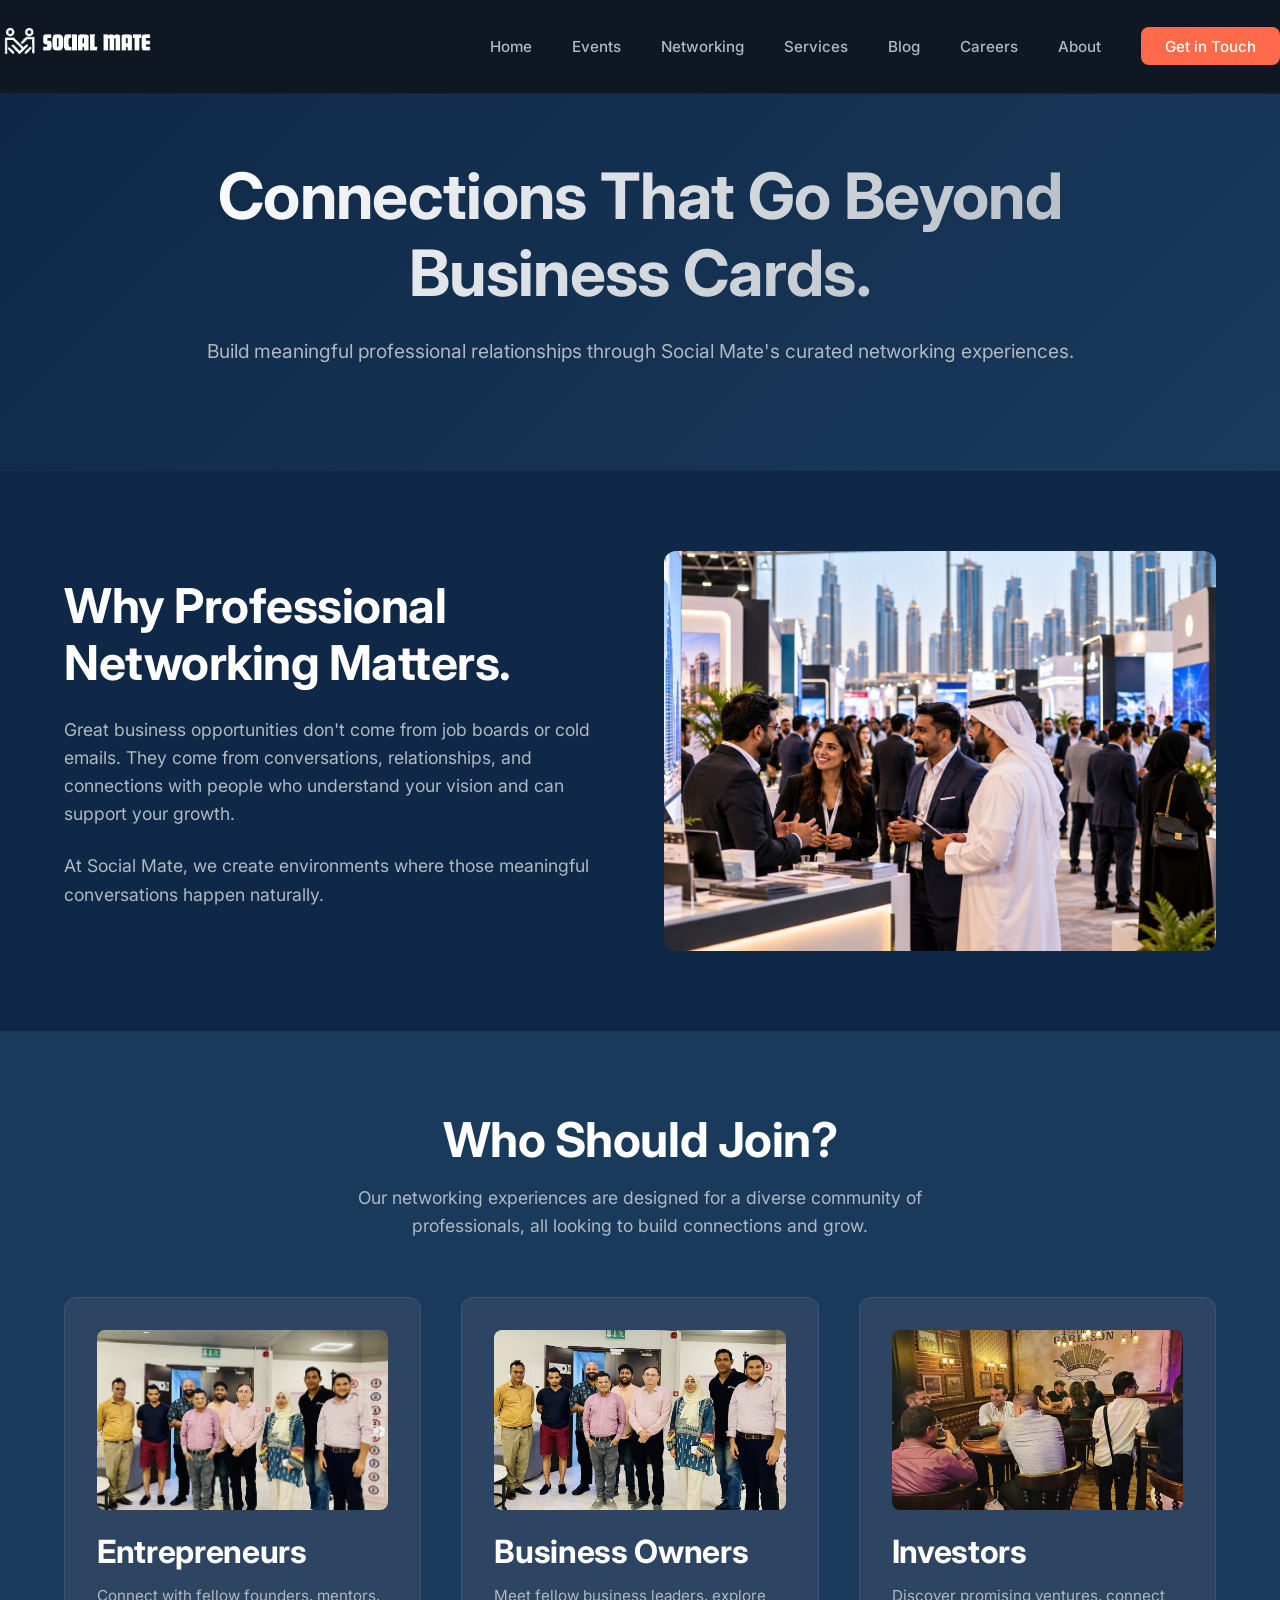
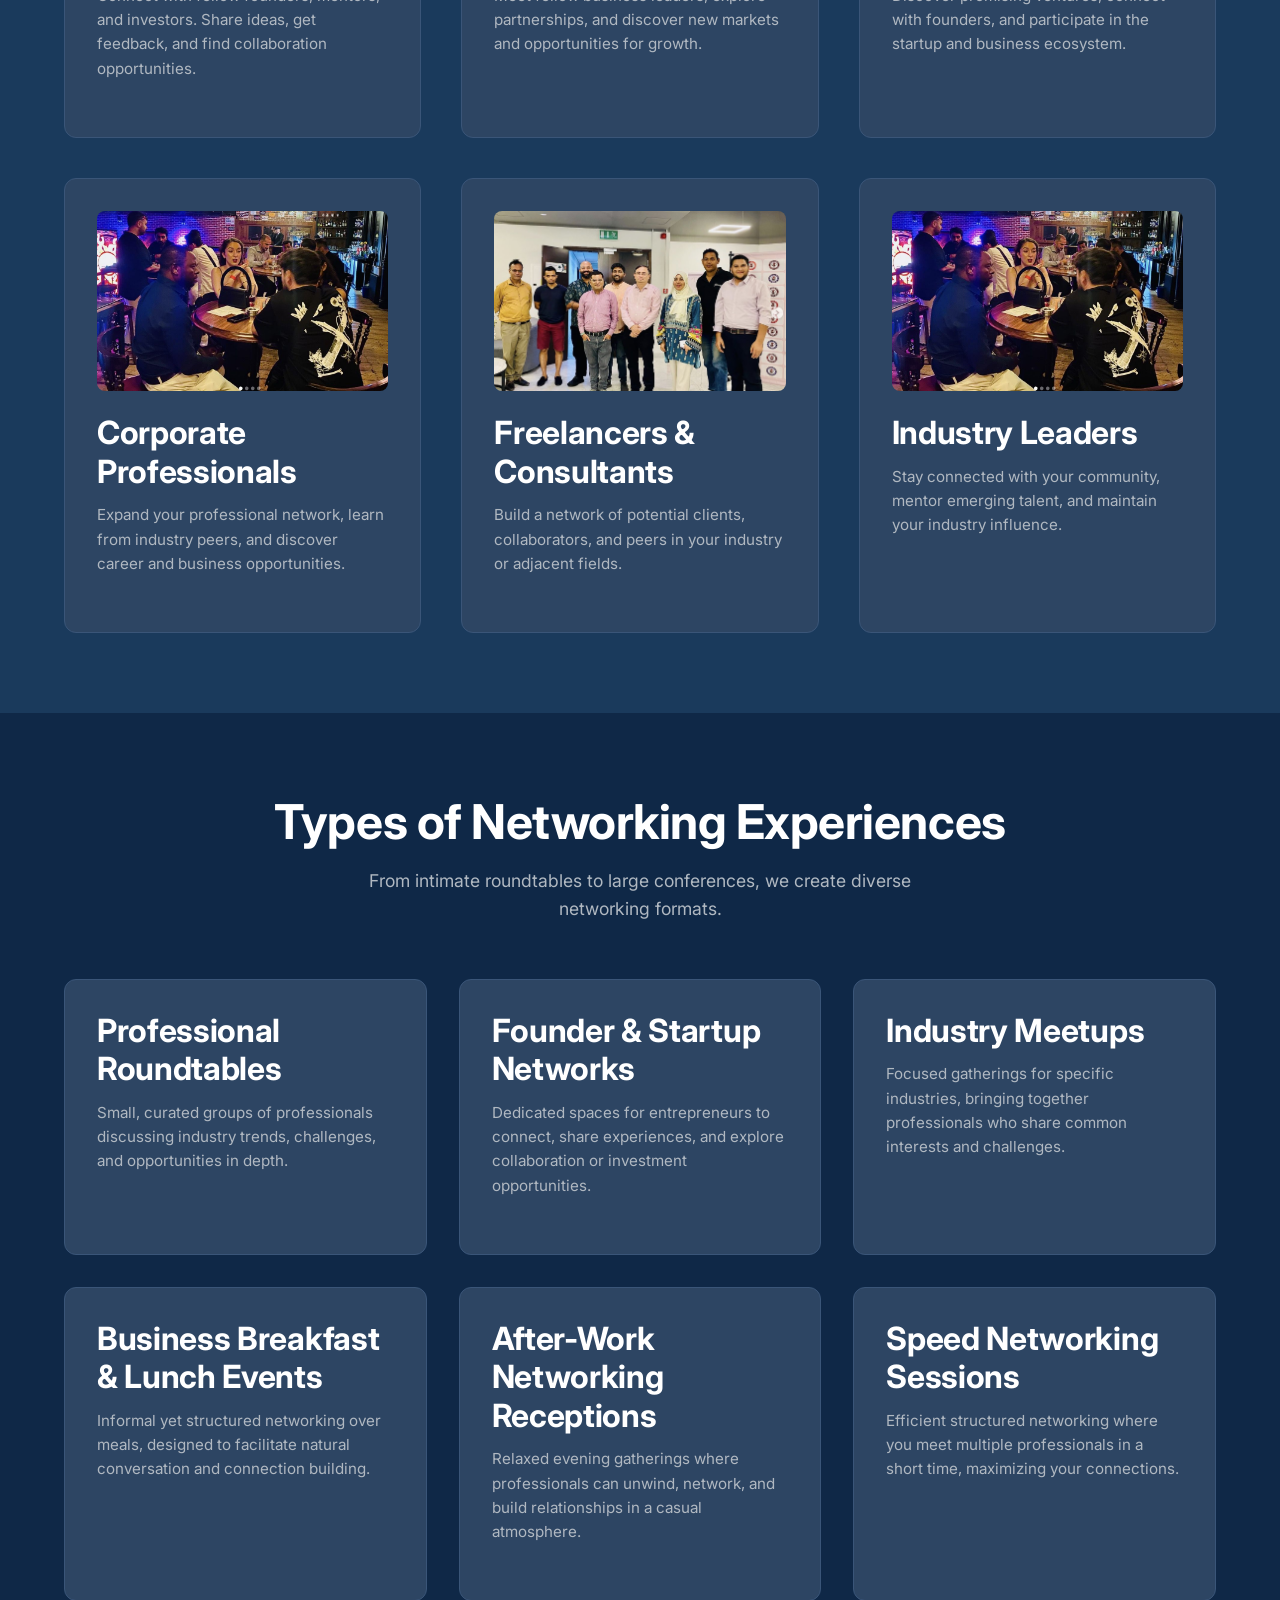
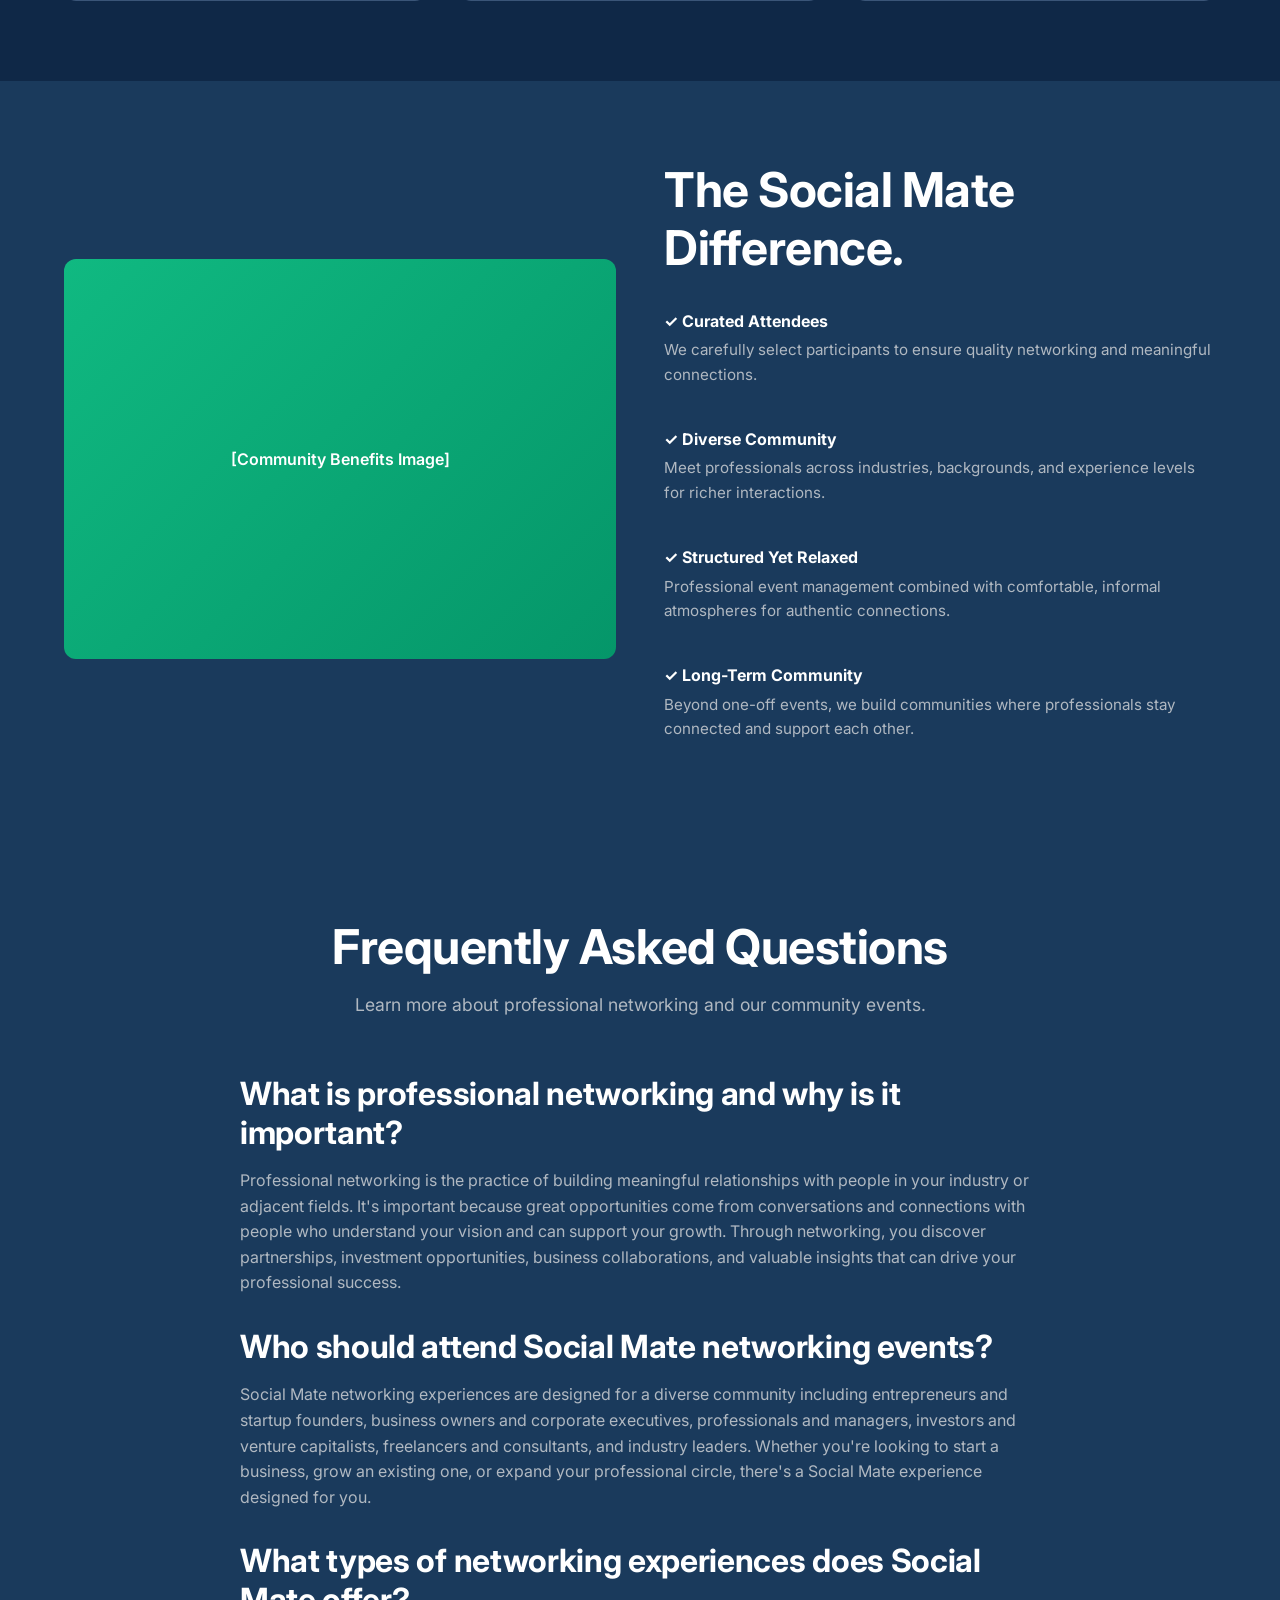
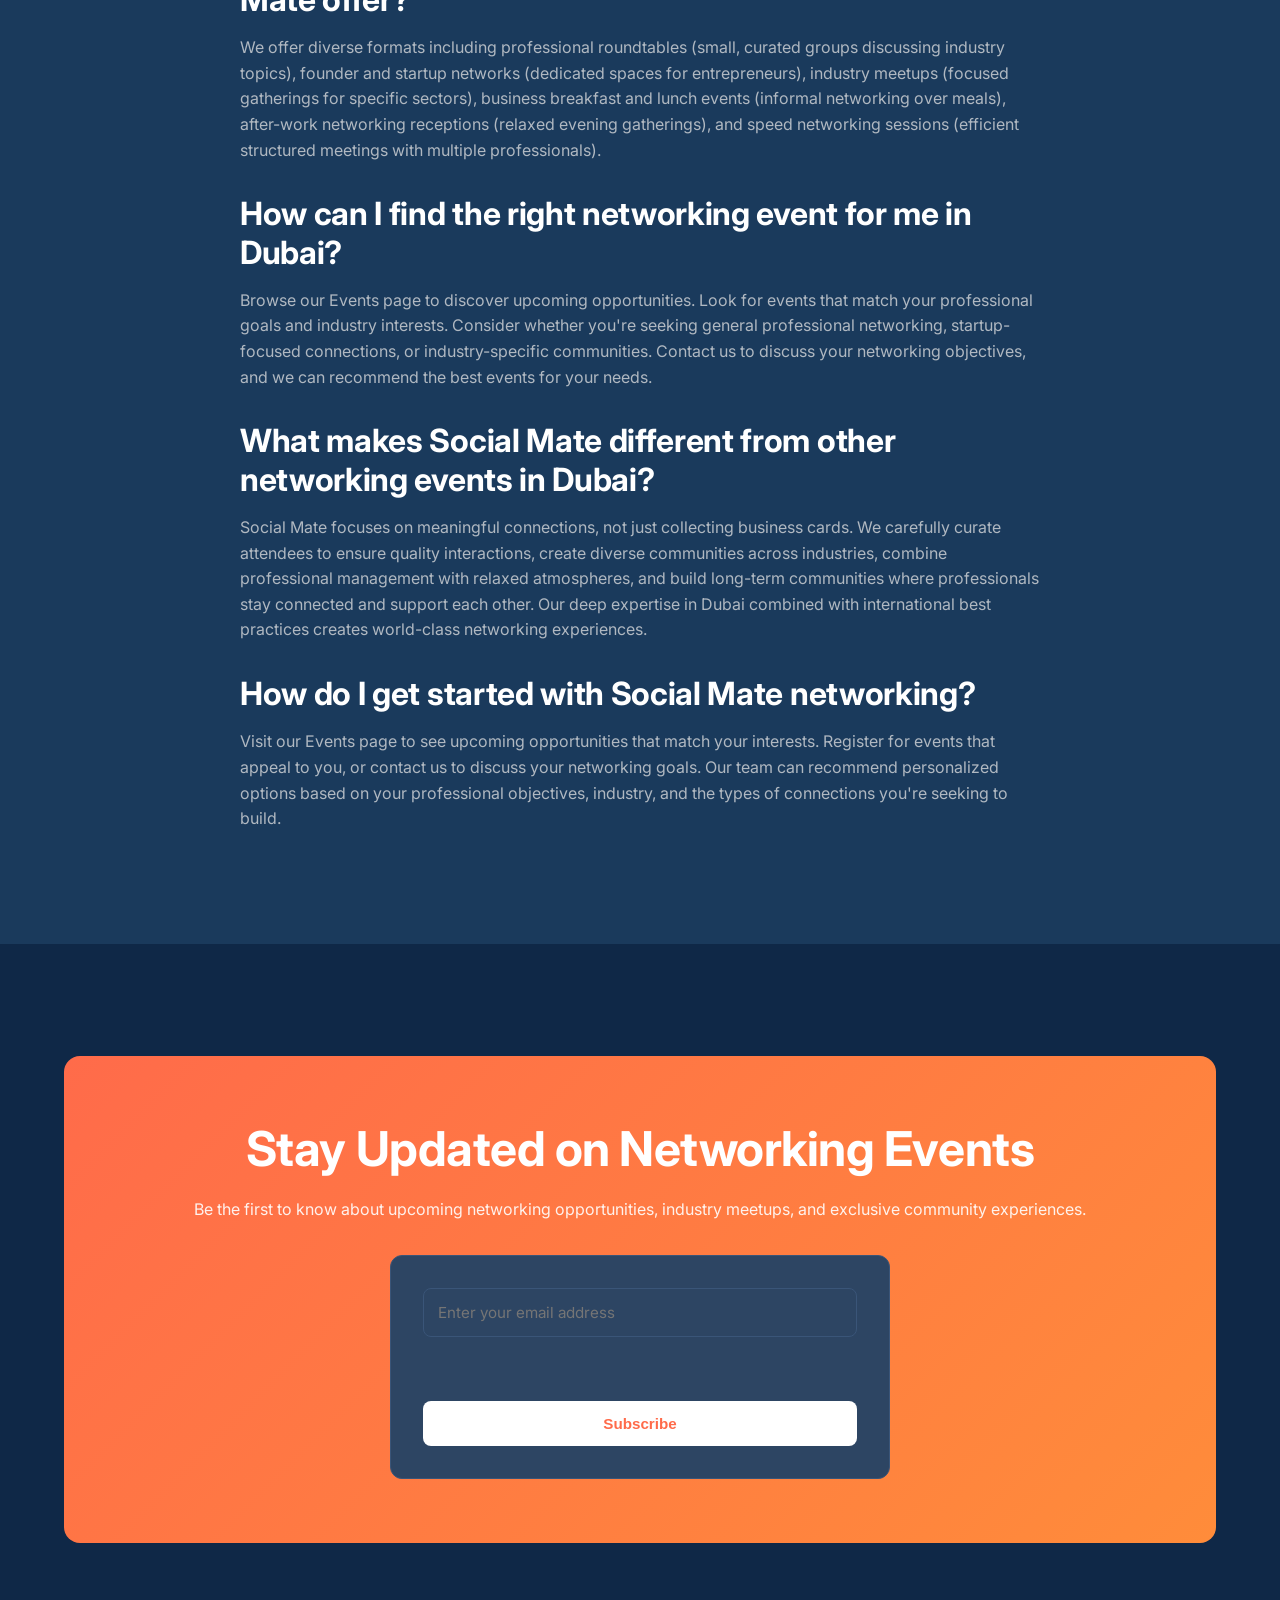
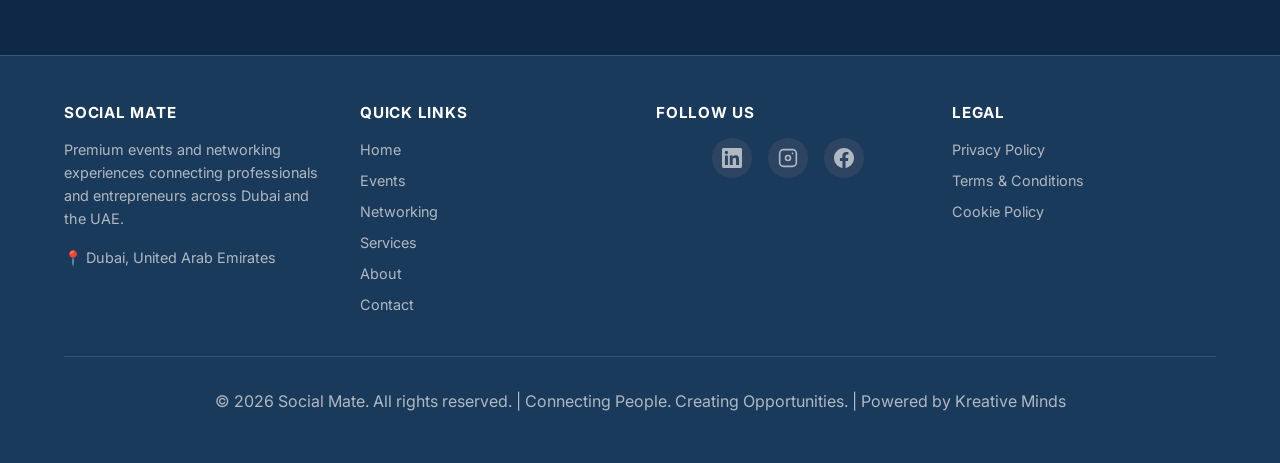
<file: networking.html>
<!DOCTYPE html>
<html lang="en">
<head>
  <meta charset="UTF-8">
  <meta name="viewport" content="width=device-width, initial-scale=1.0">
  <title>Professional Networking Community Dubai | Social Mate</title>
  <meta name="description" content="Join Social Mate's professional networking community in Dubai. Meet entrepreneurs, business owners, investors and industry leaders at curated meetups.">

  <meta property="og:title" content="Networking | Social Mate Events UAE">
  <meta property="og:type" content="website">
  <meta property="og:url" content="https://socialmate.org/networking.html">
  <meta property="og:image" content="https://socialmate.org/assets/images/og-image.jpg">

  <!-- Twitter Card -->
  <meta name="twitter:card" content="summary_large_image">
  <meta name="twitter:title" content="Networking | Social Mate Events UAE">
  <meta name="twitter:description" content="Join our professional networking community. Meet entrepreneurs, business owners, investors, and industry leaders in Dubai through Social Mate networking events.">

  <link rel="canonical" href="https://socialmate.org/networking.html">

  <link rel="icon" type="image/png" href="/assets/images/favicon.png">
  <link rel="preconnect" href="https://fonts.googleapis.com">
  <link rel="preconnect" href="https://fonts.gstatic.com" crossorigin>
  <link href="https://fonts.googleapis.com/css2?family=Inter:wght@400;500;600;700;800&display=swap" rel="stylesheet">

  <link rel="stylesheet" href="/css/style.css">

  <!-- JSON-LD Structured Data -->
  <script type="application/ld+json">
  {
    "@context": "https://schema.org",
    "@type": "BreadcrumbList",
    "itemListElement": [
      {
        "@type": "ListItem",
        "position": 1,
        "name": "Home",
        "item": "https://socialmate.org/"
      },
      {
        "@type": "ListItem",
        "position": 2,
        "name": "Networking",
        "item": "https://socialmate.org/networking.html"
      }
    ]
  }
  </script>
</head>
<body>
  <!-- Navigation -->
  <header>
    <nav class="container" style="display: flex; justify-content: space-between; align-items: center; padding: 1rem 0;">
      <div class="logo">
        <a href="/">
          <img src="/assets/images/logo.png" alt="Social Mate Logo" style="height: 50px; width: auto;">
        </a>
      </div>

      <ul class="nav-menu" style="list-style: none; display: flex; gap: 2.5rem;">
        <li><a href="/">Home</a></li>
        <li><a href="/events.html">Events</a></li>
        <li><a href="/networking.html">Networking</a></li>
        <li><a href="/services.html">Services</a></li>
        <li><a href="/blog.html">Blog</a></li>
        <li><a href="/careers.html">Careers</a></li>
        <li><a href="/about.html">About</a></li>
        <li><a href="/contact.html" class="nav-cta">Get in Touch</a></li>
      </ul>

      <div class="hamburger">
        <span></span>
        <span></span>
        <span></span>
      </div>
    </nav>
  </header>

  <!-- Hero Section -->
  <section class="hero" style="padding: 4rem 2rem;">
    <div class="container">
      <div class="hero-content" style="text-align: center;">
        <h1>Connections That Go Beyond Business Cards.</h1>
        <p class="hero-description">Build meaningful professional relationships through Social Mate's curated networking experiences.</p>
      </div>
    </div>
  </section>

  <!-- About Networking -->
  <section style="background: var(--primary-dark);">
    <div class="container">
      <div class="feature-grid">
        <div>
          <h2>Why Professional Networking Matters.</h2>
          <p style="font-size: 1.1rem; color: var(--text-secondary); margin: 1.5rem 0;">
            Great business opportunities don't come from job boards or cold emails. They come from conversations, relationships, and connections with people who understand your vision and can support your growth.
          </p>
          <p style="font-size: 1.1rem; color: var(--text-secondary);">
            At Social Mate, we create environments where those meaningful conversations happen naturally.
          </p>
        </div>
        <img src="/assets/images/dubai-expo-networking-scene.png" alt="Professional networking at Dubai Expo Hall" style="width: 100%; height: 400px; object-fit: cover; border-radius: 12px;">
      </div>
    </div>
  </section>

  <!-- Who Should Attend -->
  <section style="background: var(--primary-darker);">
    <div class="container">
      <div class="section-header">
        <h2>Who Should Join?</h2>
        <p>Our networking experiences are designed for a diverse community of professionals, all looking to build connections and grow.</p>
      </div>

      <div class="grid-3">
        <div class="card">
          <img src="/assets/images/socialmate-event-group-1.jpg" alt="Entrepreneurs networking event" style="width: 100%; height: 180px; object-fit: cover; border-radius: 8px; margin-bottom: 1rem;">
          <h3>Entrepreneurs</h3>
          <p>Connect with fellow founders, mentors, and investors. Share ideas, get feedback, and find collaboration opportunities.</p>
        </div>

        <div class="card">
          <img src="/assets/images/socialmate-event-group-2.jpg" alt="Business owners meeting" style="width: 100%; height: 180px; object-fit: cover; border-radius: 8px; margin-bottom: 1rem;">
          <h3>Business Owners</h3>
          <p>Meet fellow business leaders, explore partnerships, and discover new markets and opportunities for growth.</p>
        </div>

        <div class="card">
          <img src="/assets/images/socialmate-networking-lounge.jpg" alt="Investors networking lounge" style="width: 100%; height: 180px; object-fit: cover; border-radius: 8px; margin-bottom: 1rem;">
          <h3>Investors</h3>
          <p>Discover promising ventures, connect with founders, and participate in the startup and business ecosystem.</p>
        </div>

        <div class="card">
          <img src="/assets/images/socialmate-networking-bar.jpg" alt="Corporate professionals networking" style="width: 100%; height: 180px; object-fit: cover; border-radius: 8px; margin-bottom: 1rem;">
          <h3>Corporate Professionals</h3>
          <p>Expand your professional network, learn from industry peers, and discover career and business opportunities.</p>
        </div>

        <div class="card">
          <img src="/assets/images/socialmate-event-group-1.jpg" alt="Freelancers and consultants" style="width: 100%; height: 180px; object-fit: cover; border-radius: 8px; margin-bottom: 1rem;">
          <h3>Freelancers & Consultants</h3>
          <p>Build a network of potential clients, collaborators, and peers in your industry or adjacent fields.</p>
        </div>

        <div class="card">
          <img src="/assets/images/socialmate-networking-bar.jpg" alt="Industry leaders community" style="width: 100%; height: 180px; object-fit: cover; border-radius: 8px; margin-bottom: 1rem;">
          <h3>Industry Leaders</h3>
          <p>Stay connected with your community, mentor emerging talent, and maintain your industry influence.</p>
        </div>
      </div>
    </div>
  </section>

  <!-- Types of Networking -->
  <section style="background: var(--primary-dark);">
    <div class="container">
      <div class="section-header">
        <h2>Types of Networking Experiences</h2>
        <p>From intimate roundtables to large conferences, we create diverse networking formats.</p>
      </div>

      <div class="grid-2">
        <div class="card">
          <h3>Professional Roundtables</h3>
          <p>Small, curated groups of professionals discussing industry trends, challenges, and opportunities in depth.</p>
        </div>

        <div class="card">
          <h3>Founder & Startup Networks</h3>
          <p>Dedicated spaces for entrepreneurs to connect, share experiences, and explore collaboration or investment opportunities.</p>
        </div>

        <div class="card">
          <h3>Industry Meetups</h3>
          <p>Focused gatherings for specific industries, bringing together professionals who share common interests and challenges.</p>
        </div>

        <div class="card">
          <h3>Business Breakfast & Lunch Events</h3>
          <p>Informal yet structured networking over meals, designed to facilitate natural conversation and connection building.</p>
        </div>

        <div class="card">
          <h3>After-Work Networking Receptions</h3>
          <p>Relaxed evening gatherings where professionals can unwind, network, and build relationships in a casual atmosphere.</p>
        </div>

        <div class="card">
          <h3>Speed Networking Sessions</h3>
          <p>Efficient structured networking where you meet multiple professionals in a short time, maximizing your connections.</p>
        </div>
      </div>
    </div>
  </section>

  <!-- Value Proposition -->
  <section style="background: var(--primary-darker);">
    <div class="container">
      <div class="feature-grid">
        <div class="feature-image" style="background: linear-gradient(135deg, #10b981, #059669); border-radius: 12px; height: 400px; display: flex; align-items: center; justify-content: center; color: white; font-weight: 600;">
          [Community Benefits Image]
        </div>
        <div>
          <h2>The Social Mate Difference.</h2>
          <div style="margin-top: 2rem; display: flex; flex-direction: column; gap: 1.5rem;">
            <div>
              <strong>✓ Curated Attendees</strong>
              <p style="font-size: 0.95rem; color: var(--text-secondary); margin-top: 0.25rem;">We carefully select participants to ensure quality networking and meaningful connections.</p>
            </div>
            <div>
              <strong>✓ Diverse Community</strong>
              <p style="font-size: 0.95rem; color: var(--text-secondary); margin-top: 0.25rem;">Meet professionals across industries, backgrounds, and experience levels for richer interactions.</p>
            </div>
            <div>
              <strong>✓ Structured Yet Relaxed</strong>
              <p style="font-size: 0.95rem; color: var(--text-secondary); margin-top: 0.25rem;">Professional event management combined with comfortable, informal atmospheres for authentic connections.</p>
            </div>
            <div>
              <strong>✓ Long-Term Community</strong>
              <p style="font-size: 0.95rem; color: var(--text-secondary); margin-top: 0.25rem;">Beyond one-off events, we build communities where professionals stay connected and support each other.</p>
            </div>
          </div>
        </div>
      </div>
    </div>
  </section>

  <!-- FAQ Section -->
  <section style="background: var(--primary-darker);">
    <div class="container">
      <div class="section-header">
        <h2>Frequently Asked Questions</h2>
        <p>Learn more about professional networking and our community events.</p>
      </div>

      <div style="max-width: 800px; margin: 0 auto;">
        <div style="margin-bottom: 2rem;">
          <h3 style="margin-bottom: 1rem; color: var(--text-primary);">What is professional networking and why is it important?</h3>
          <p style="color: var(--text-secondary);">Professional networking is the practice of building meaningful relationships with people in your industry or adjacent fields. It's important because great opportunities come from conversations and connections with people who understand your vision and can support your growth. Through networking, you discover partnerships, investment opportunities, business collaborations, and valuable insights that can drive your professional success.</p>
        </div>

        <div style="margin-bottom: 2rem;">
          <h3 style="margin-bottom: 1rem; color: var(--text-primary);">Who should attend Social Mate networking events?</h3>
          <p style="color: var(--text-secondary);">Social Mate networking experiences are designed for a diverse community including entrepreneurs and startup founders, business owners and corporate executives, professionals and managers, investors and venture capitalists, freelancers and consultants, and industry leaders. Whether you're looking to start a business, grow an existing one, or expand your professional circle, there's a Social Mate experience designed for you.</p>
        </div>

        <div style="margin-bottom: 2rem;">
          <h3 style="margin-bottom: 1rem; color: var(--text-primary);">What types of networking experiences does Social Mate offer?</h3>
          <p style="color: var(--text-secondary);">We offer diverse formats including professional roundtables (small, curated groups discussing industry topics), founder and startup networks (dedicated spaces for entrepreneurs), industry meetups (focused gatherings for specific sectors), business breakfast and lunch events (informal networking over meals), after-work networking receptions (relaxed evening gatherings), and speed networking sessions (efficient structured meetings with multiple professionals).</p>
        </div>

        <div style="margin-bottom: 2rem;">
          <h3 style="margin-bottom: 1rem; color: var(--text-primary);">How can I find the right networking event for me in Dubai?</h3>
          <p style="color: var(--text-secondary);">Browse our Events page to discover upcoming opportunities. Look for events that match your professional goals and industry interests. Consider whether you're seeking general professional networking, startup-focused connections, or industry-specific communities. Contact us to discuss your networking objectives, and we can recommend the best events for your needs.</p>
        </div>

        <div style="margin-bottom: 2rem;">
          <h3 style="margin-bottom: 1rem; color: var(--text-primary);">What makes Social Mate different from other networking events in Dubai?</h3>
          <p style="color: var(--text-secondary);">Social Mate focuses on meaningful connections, not just collecting business cards. We carefully curate attendees to ensure quality interactions, create diverse communities across industries, combine professional management with relaxed atmospheres, and build long-term communities where professionals stay connected and support each other. Our deep expertise in Dubai combined with international best practices creates world-class networking experiences.</p>
        </div>

        <div style="margin-bottom: 2rem;">
          <h3 style="margin-bottom: 1rem; color: var(--text-primary);">How do I get started with Social Mate networking?</h3>
          <p style="color: var(--text-secondary);">Visit our Events page to see upcoming opportunities that match your interests. Register for events that appeal to you, or contact us to discuss your networking goals. Our team can recommend personalized options based on your professional objectives, industry, and the types of connections you're seeking to build.</p>
        </div>
      </div>
    </div>
  </section>

  <!-- FAQ Schema for SEO -->
  <script type="application/ld+json">
  {
    "@context": "https://schema.org",
    "@type": "FAQPage",
    "mainEntity": [
      {
        "@type": "Question",
        "name": "What is professional networking and why is it important?",
        "acceptedAnswer": {
          "@type": "Answer",
          "text": "Professional networking is the practice of building meaningful relationships with people in your industry or adjacent fields. It's important because great opportunities come from conversations and connections with people who understand your vision and can support your growth. Through networking, you discover partnerships, investment opportunities, business collaborations, and valuable insights that can drive your professional success."
        }
      },
      {
        "@type": "Question",
        "name": "Who should attend Social Mate networking events?",
        "acceptedAnswer": {
          "@type": "Answer",
          "text": "Social Mate networking experiences are designed for a diverse community including entrepreneurs and startup founders, business owners and corporate executives, professionals and managers, investors and venture capitalists, freelancers and consultants, and industry leaders. Whether you're looking to start a business, grow an existing one, or expand your professional circle, there's a Social Mate experience designed for you."
        }
      },
      {
        "@type": "Question",
        "name": "What types of networking experiences does Social Mate offer?",
        "acceptedAnswer": {
          "@type": "Answer",
          "text": "We offer diverse formats including professional roundtables (small, curated groups discussing industry topics), founder and startup networks (dedicated spaces for entrepreneurs), industry meetups (focused gatherings for specific sectors), business breakfast and lunch events (informal networking over meals), after-work networking receptions (relaxed evening gatherings), and speed networking sessions (efficient structured meetings with multiple professionals)."
        }
      },
      {
        "@type": "Question",
        "name": "How can I find the right networking event for me in Dubai?",
        "acceptedAnswer": {
          "@type": "Answer",
          "text": "Browse our Events page to discover upcoming opportunities. Look for events that match your professional goals and industry interests. Consider whether you're seeking general professional networking, startup-focused connections, or industry-specific communities. Contact us to discuss your networking objectives, and we can recommend the best events for your needs."
        }
      },
      {
        "@type": "Question",
        "name": "What makes Social Mate different from other networking events in Dubai?",
        "acceptedAnswer": {
          "@type": "Answer",
          "text": "Social Mate focuses on meaningful connections, not just collecting business cards. We carefully curate attendees to ensure quality interactions, create diverse communities across industries, combine professional management with relaxed atmospheres, and build long-term communities where professionals stay connected and support each other. Our deep expertise in Dubai combined with international best practices creates world-class networking experiences."
        }
      },
      {
        "@type": "Question",
        "name": "How do I get started with Social Mate networking?",
        "acceptedAnswer": {
          "@type": "Answer",
          "text": "Visit our Events page to see upcoming opportunities that match your interests. Register for events that appeal to you, or contact us to discuss your networking goals. Our team can recommend personalized options based on your professional objectives, industry, and the types of connections you're seeking to build."
        }
      }
    ]
  }
  </script>

  <!-- Call to Action -->
  <section style="background: var(--primary-dark);">
    <div class="container">
      <div class="cta-section">
        <h2>Stay Updated on Networking Events</h2>
        <p>Be the first to know about upcoming networking opportunities, industry meetups, and exclusive community experiences.</p>
        <div style="background: var(--neutral-gray); border: 1px solid var(--border-color); border-radius: 12px; padding: 2rem; max-width: 500px; margin: 2rem auto 0;">
          <form id="newsletter-form" style="display: flex; flex-direction: column; gap: 1rem;">
            <div class="form-group">
              <input type="email" name="email" placeholder="Enter your email address" required style="margin-bottom: 0;">
            </div>
            <button type="submit" class="btn btn-primary" style="width: 100%;">Subscribe</button>
          </form>
        </div>
      </div>
    </div>
  </section>

  <!-- Footer -->
  <footer>
    <div class="container">
      <div class="footer-content">
        <div class="footer-section">
          <h4>Social Mate</h4>
          <p style="font-size: 0.9rem; color: var(--text-secondary);">Premium events and networking experiences connecting professionals and entrepreneurs across Dubai and the UAE.</p>
          <p style="font-size: 0.9rem; color: var(--text-secondary); margin-top: 1rem;">📍 Dubai, United Arab Emirates</p>
        </div>

        <div class="footer-section">
          <h4>Quick Links</h4>
          <ul>
            <li><a href="/">Home</a></li>
            <li><a href="/events.html">Events</a></li>
            <li><a href="/networking.html">Networking</a></li>
            <li><a href="/services.html">Services</a></li>
            <li><a href="/about.html">About</a></li>
            <li><a href="/contact.html">Contact</a></li>
          </ul>
        </div>

        <div class="footer-section">
          <h4>Follow Us</h4>
          <div class="social-links">
            <a href="https://linkedin.com/company/socialmateevents" target="_blank" title="LinkedIn">
              <svg viewBox="0 0 24 24" width="20" height="20" fill="currentColor">
                <path d="M20.447 20.452h-3.554v-5.569c0-1.328-.027-3.037-1.852-3.037-1.853 0-2.136 1.445-2.136 2.939v5.667H9.351V9h3.414v1.561h.046c.477-.9 1.637-1.85 3.37-1.85 3.601 0 4.267 2.37 4.267 5.455v6.286zM5.337 7.433c-1.144 0-2.063-.926-2.063-2.065 0-1.138.92-2.063 2.063-2.063 1.14 0 2.064.925 2.064 2.063 0 1.139-.925 2.065-2.064 2.065zm1.782 13.019H3.555V9h3.564v11.452zM22.225 0H1.771C.792 0 0 .774 0 1.729v20.542C0 23.227.792 24 1.771 24h20.451C23.2 24 24 23.227 24 22.271V1.729C24 .774 23.2 0 22.222 0h.003z"/>
              </svg>
            </a>
            <a href="https://www.instagram.com/socialmateuae" target="_blank" title="Instagram">
              <svg viewBox="0 0 24 24" width="20" height="20" fill="currentColor">
                <rect x="2" y="2" width="20" height="20" rx="4.5" fill="none" stroke="currentColor" stroke-width="2"/>
                <circle cx="12" cy="12" r="3" fill="none" stroke="currentColor" stroke-width="2"/>
                <circle cx="17.5" cy="6.5" r="1" fill="currentColor"/>
              </svg>
            </a>
            <a href="https://www.facebook.com/SocialMateUAE" target="_blank" title="Facebook">
              <svg viewBox="0 0 24 24" width="20" height="20" fill="currentColor">
                <path d="M24 12.073c0-6.627-5.373-12-12-12s-12 5.373-12 12c0 5.99 4.388 10.954 10.125 11.854v-8.385H7.078v-3.47h3.047V9.43c0-3.007 1.792-4.669 4.533-4.669 1.312 0 2.686.235 2.686.235v2.953H15.83c-1.491 0-1.956.925-1.956 1.874v2.25h3.328l-.532 3.47h-2.796v8.385C19.612 23.027 24 18.062 24 12.073z"/>
              </svg>
            </a>
          </div>
        </div>

        <div class="footer-section">
          <h4>Legal</h4>
          <ul>
            <li><a href="/privacy.html">Privacy Policy</a></li>
            <li><a href="/terms.html">Terms & Conditions</a></li>
            <li><a href="/cookies.html">Cookie Policy</a></li>
          </ul>
        </div>
      </div>

      <div class="footer-bottom">
        <p>© <span id="current-year">2026</span> <a href="/" style="color: inherit; text-decoration: none;">Social Mate</a>. All rights reserved. | Connecting People. Creating Opportunities. | Powered by <a href="https://kreativeminds.ae" target="_blank" style="color: inherit; text-decoration: none;">Kreative Minds</a></p>
      </div>
    </div>
  </footer>

  <script src="/js/script.js"></script>
</body>
</html>
</file>
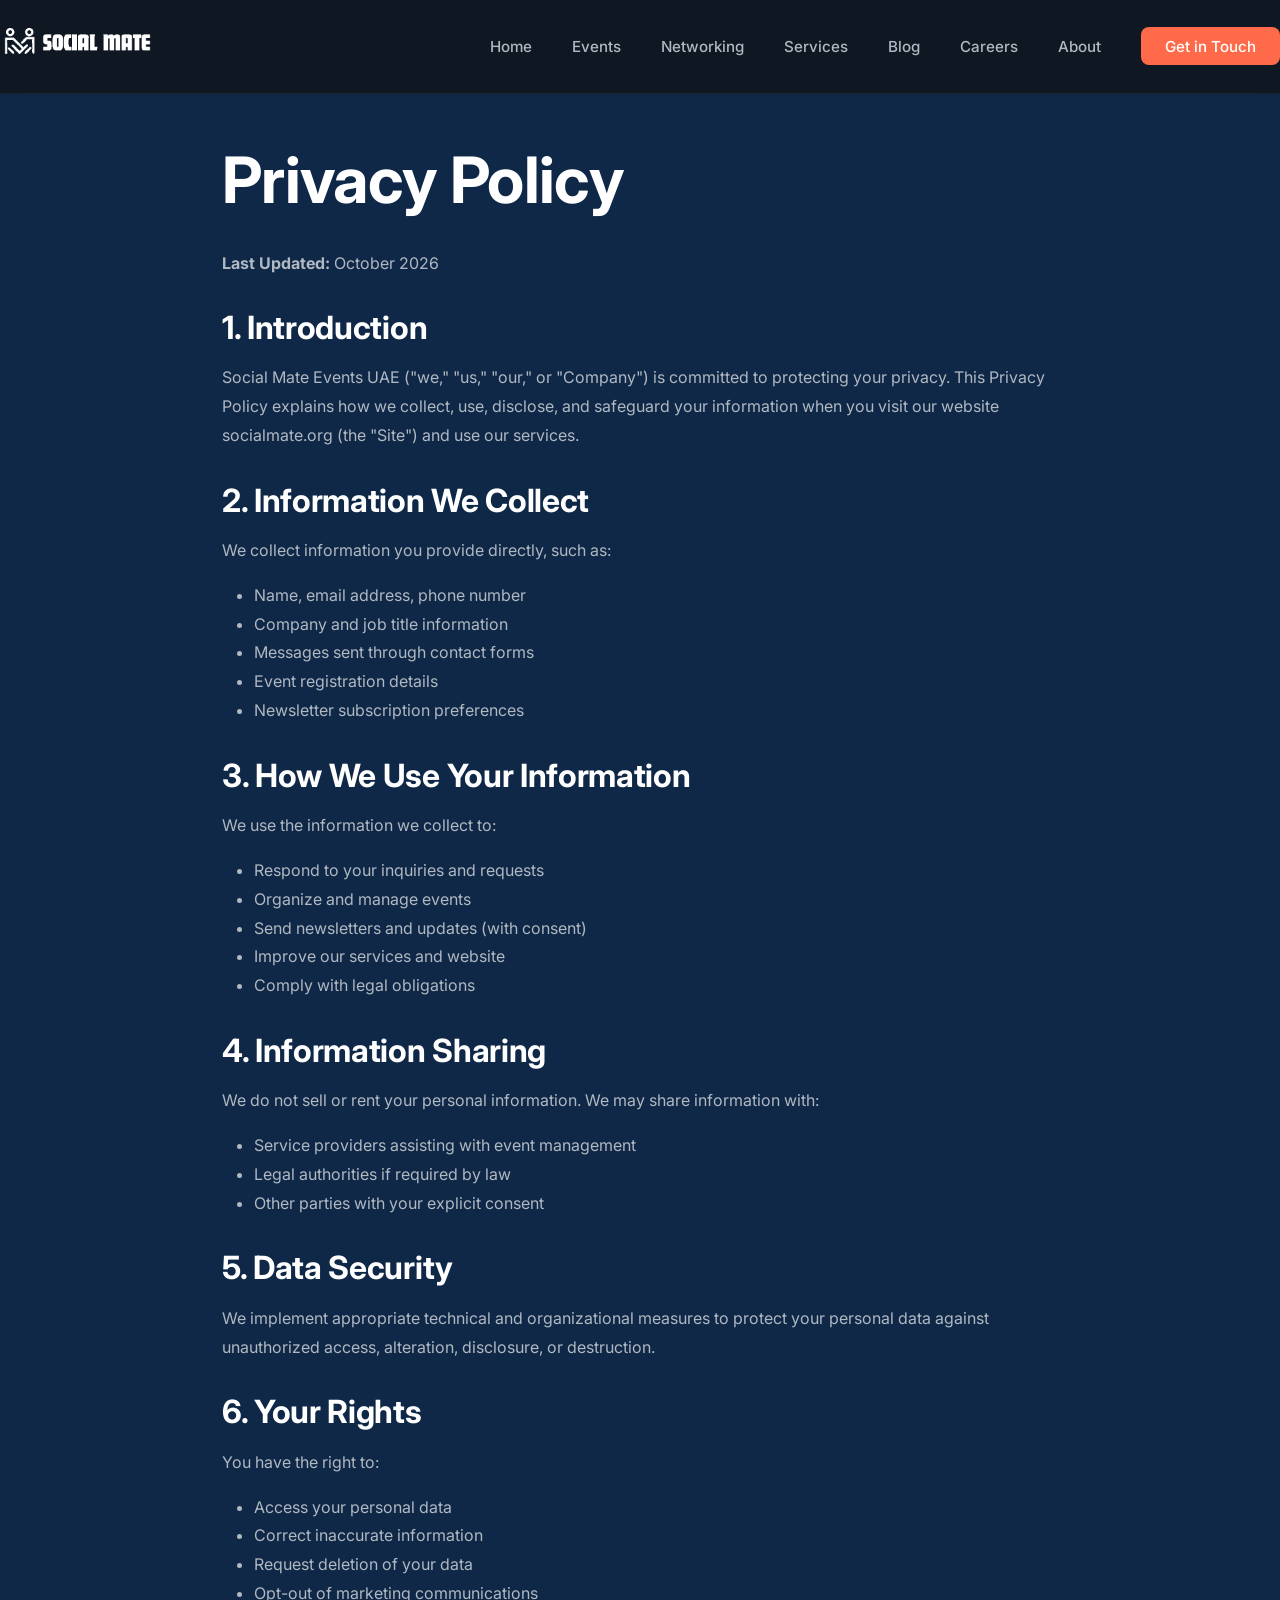
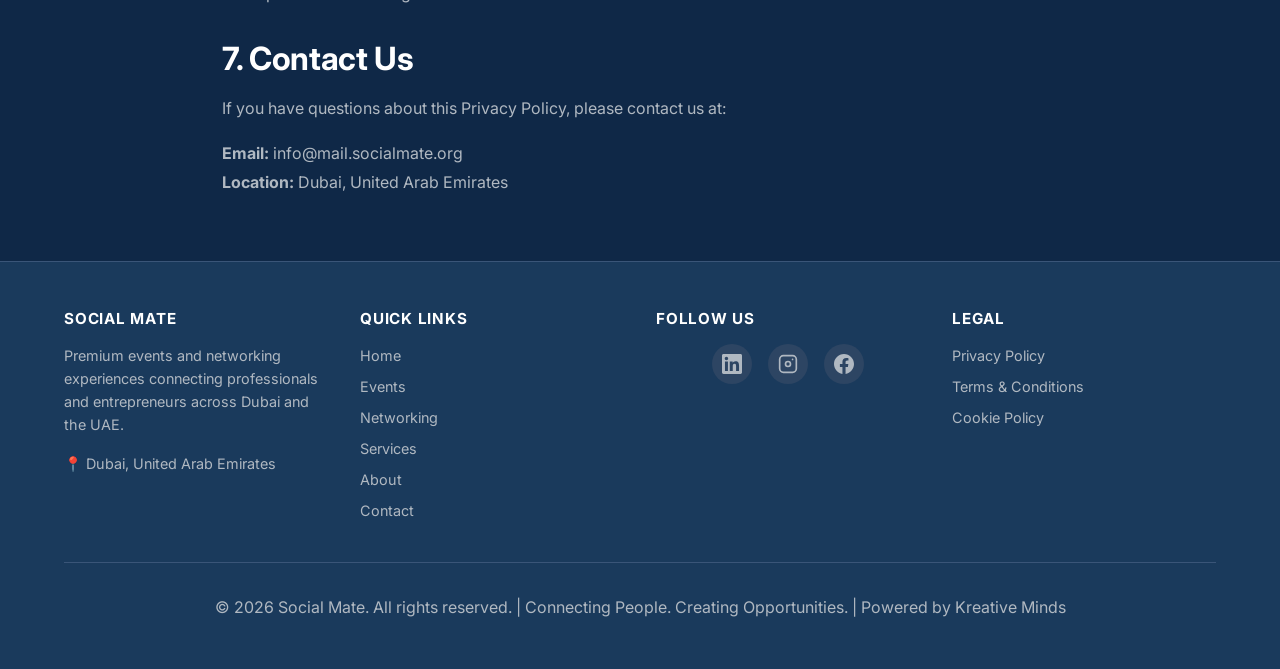
<file: privacy.html>
<!DOCTYPE html>
<html lang="en">
<head>
  <meta charset="UTF-8">
  <meta name="viewport" content="width=device-width, initial-scale=1.0">
  <title>Privacy Policy | Social Mate Events UAE</title>
  <meta property="og:title" content="Privacy Policy | Social Mate">
  <meta property="og:description" content="How Social Mate collects, uses and protects personal data.">
  <meta property="og:url" content="https://socialmate.org/privacy.html">
  <meta property="og:type" content="website">
  <meta property="og:image" content="https://socialmate.org/assets/images/og-image.jpg">
  <meta name="twitter:card" content="summary_large_image">
  <meta name="description" content="Social Mate Privacy Policy. Learn how we collect, use, and protect your personal data when you interact with our events and networking platform.">
  <meta name="robots" content="noindex, follow">
  <link rel="canonical" href="https://socialmate.org/privacy.html">
  <link rel="icon" type="image/png" href="/assets/images/favicon.png">
  <link rel="preconnect" href="https://fonts.googleapis.com">
  <link rel="preconnect" href="https://fonts.gstatic.com" crossorigin>
  <link href="https://fonts.googleapis.com/css2?family=Inter:wght@400;500;600;700;800&display=swap" rel="stylesheet">
  <link rel="stylesheet" href="/css/style.css">
  <script type="application/ld+json">
  {
    "@context": "https://schema.org",
    "@type": "BreadcrumbList",
    "itemListElement": [
      {
        "@type": "ListItem",
        "position": 1,
        "name": "Home",
        "item": "https://socialmate.org/"
      },
      {
        "@type": "ListItem",
        "position": 2,
        "name": "Privacy Policy",
        "item": "https://socialmate.org/privacy.html"
      }
    ]
  }
  </script>
</head>
<body>
  <header>
    <nav class="container" style="display: flex; justify-content: space-between; align-items: center; padding: 1rem 0;">
      <div class="logo">
        <a href="/">
          <img src="/assets/images/logo.png" alt="Social Mate Logo" style="height: 50px; width: auto;">
        </a>
      </div>

      <ul class="nav-menu" style="list-style: none; display: flex; gap: 2.5rem;">
        <li><a href="/">Home</a></li>
        <li><a href="/events.html">Events</a></li>
        <li><a href="/networking.html">Networking</a></li>
        <li><a href="/services.html">Services</a></li>
        <li><a href="/blog.html">Blog</a></li>
        <li><a href="/careers.html">Careers</a></li>
        <li><a href="/about.html">About</a></li>
        <li><a href="/contact.html" class="nav-cta">Get in Touch</a></li>
      </ul>

      <div class="hamburger">
        <span></span>
        <span></span>
        <span></span>
      </div>
    </nav>
  </header>

  <section style="background: var(--primary-dark); padding: 3rem 2rem;">
    <div class="container" style="max-width: 900px;">
      <h1 style="margin-bottom: 2rem;">Privacy Policy</h1>
      <p style="color: var(--text-secondary); margin-bottom: 2rem;"><strong>Last Updated:</strong> October 2026</p>

      <div style="line-height: 1.8; color: var(--text-secondary);">
        <h3 style="color: var(--text-primary); margin-top: 2rem;">1. Introduction</h3>
        <p>Social Mate Events UAE ("we," "us," "our," or "Company") is committed to protecting your privacy. This Privacy Policy explains how we collect, use, disclose, and safeguard your information when you visit our website socialmate.org (the "Site") and use our services.</p>

        <h3 style="color: var(--text-primary); margin-top: 2rem;">2. Information We Collect</h3>
        <p>We collect information you provide directly, such as:</p>
        <ul style="margin-left: 2rem;">
          <li>Name, email address, phone number</li>
          <li>Company and job title information</li>
          <li>Messages sent through contact forms</li>
          <li>Event registration details</li>
          <li>Newsletter subscription preferences</li>
        </ul>

        <h3 style="color: var(--text-primary); margin-top: 2rem;">3. How We Use Your Information</h3>
        <p>We use the information we collect to:</p>
        <ul style="margin-left: 2rem;">
          <li>Respond to your inquiries and requests</li>
          <li>Organize and manage events</li>
          <li>Send newsletters and updates (with consent)</li>
          <li>Improve our services and website</li>
          <li>Comply with legal obligations</li>
        </ul>

        <h3 style="color: var(--text-primary); margin-top: 2rem;">4. Information Sharing</h3>
        <p>We do not sell or rent your personal information. We may share information with:</p>
        <ul style="margin-left: 2rem;">
          <li>Service providers assisting with event management</li>
          <li>Legal authorities if required by law</li>
          <li>Other parties with your explicit consent</li>
        </ul>

        <h3 style="color: var(--text-primary); margin-top: 2rem;">5. Data Security</h3>
        <p>We implement appropriate technical and organizational measures to protect your personal data against unauthorized access, alteration, disclosure, or destruction.</p>

        <h3 style="color: var(--text-primary); margin-top: 2rem;">6. Your Rights</h3>
        <p>You have the right to:</p>
        <ul style="margin-left: 2rem;">
          <li>Access your personal data</li>
          <li>Correct inaccurate information</li>
          <li>Request deletion of your data</li>
          <li>Opt-out of marketing communications</li>
        </ul>

        <h3 style="color: var(--text-primary); margin-top: 2rem;">7. Contact Us</h3>
        <p>If you have questions about this Privacy Policy, please contact us at:</p>
        <p><strong>Email:</strong> info@mail.socialmate.org<br><strong>Location:</strong> Dubai, United Arab Emirates</p>
      </div>
    </div>
  </section>

  <footer>
    <div class="container">
      <div class="footer-content">
        <div class="footer-section">
          <h4>Social Mate</h4>
          <p style="font-size: 0.9rem; color: var(--text-secondary);">Premium events and networking experiences connecting professionals and entrepreneurs across Dubai and the UAE.</p>
          <p style="font-size: 0.9rem; color: var(--text-secondary); margin-top: 1rem;">📍 Dubai, United Arab Emirates</p>
        </div>

        <div class="footer-section">
          <h4>Quick Links</h4>
          <ul>
            <li><a href="/">Home</a></li>
            <li><a href="/events.html">Events</a></li>
            <li><a href="/networking.html">Networking</a></li>
            <li><a href="/services.html">Services</a></li>
            <li><a href="/about.html">About</a></li>
            <li><a href="/contact.html">Contact</a></li>
          </ul>
        </div>

        <div class="footer-section">
          <h4>Follow Us</h4>
          <div class="social-links">
            <a href="https://linkedin.com/company/socialmateevents" target="_blank" title="LinkedIn">
              <svg viewBox="0 0 24 24" width="20" height="20" fill="currentColor">
                <path d="M20.447 20.452h-3.554v-5.569c0-1.328-.027-3.037-1.852-3.037-1.853 0-2.136 1.445-2.136 2.939v5.667H9.351V9h3.414v1.561h.046c.477-.9 1.637-1.85 3.37-1.85 3.601 0 4.267 2.37 4.267 5.455v6.286zM5.337 7.433c-1.144 0-2.063-.926-2.063-2.065 0-1.138.92-2.063 2.063-2.063 1.14 0 2.064.925 2.064 2.063 0 1.139-.925 2.065-2.064 2.065zm1.782 13.019H3.555V9h3.564v11.452zM22.225 0H1.771C.792 0 0 .774 0 1.729v20.542C0 23.227.792 24 1.771 24h20.451C23.2 24 24 23.227 24 22.271V1.729C24 .774 23.2 0 22.222 0h.003z"/>
              </svg>
            </a>
            <a href="https://www.instagram.com/socialmateuae" target="_blank" title="Instagram">
              <svg viewBox="0 0 24 24" width="20" height="20" fill="currentColor">
                <rect x="2" y="2" width="20" height="20" rx="4.5" fill="none" stroke="currentColor" stroke-width="2"/>
                <circle cx="12" cy="12" r="3" fill="none" stroke="currentColor" stroke-width="2"/>
                <circle cx="17.5" cy="6.5" r="1" fill="currentColor"/>
              </svg>
            </a>
            <a href="https://www.facebook.com/SocialMateUAE" target="_blank" title="Facebook">
              <svg viewBox="0 0 24 24" width="20" height="20" fill="currentColor">
                <path d="M24 12.073c0-6.627-5.373-12-12-12s-12 5.373-12 12c0 5.99 4.388 10.954 10.125 11.854v-8.385H7.078v-3.47h3.047V9.43c0-3.007 1.792-4.669 4.533-4.669 1.312 0 2.686.235 2.686.235v2.953H15.83c-1.491 0-1.956.925-1.956 1.874v2.25h3.328l-.532 3.47h-2.796v8.385C19.612 23.027 24 18.062 24 12.073z"/>
              </svg>
            </a>
          </div>
        </div>

        <div class="footer-section">
          <h4>Legal</h4>
          <ul>
            <li><a href="/privacy.html">Privacy Policy</a></li>
            <li><a href="/terms.html">Terms & Conditions</a></li>
            <li><a href="/cookies.html">Cookie Policy</a></li>
          </ul>
        </div>
      </div>

      <div class="footer-bottom">
        <p>© <span id="current-year">2026</span> <a href="/" style="color: inherit; text-decoration: none;">Social Mate</a>. All rights reserved. | Connecting People. Creating Opportunities. | Powered by <a href="https://kreativeminds.ae" target="_blank" style="color: inherit; text-decoration: none;">Kreative Minds</a></p>
      </div>
    </div>
  </footer>
  <script src="/js/script.js"></script>
</body>
</html>
</file>
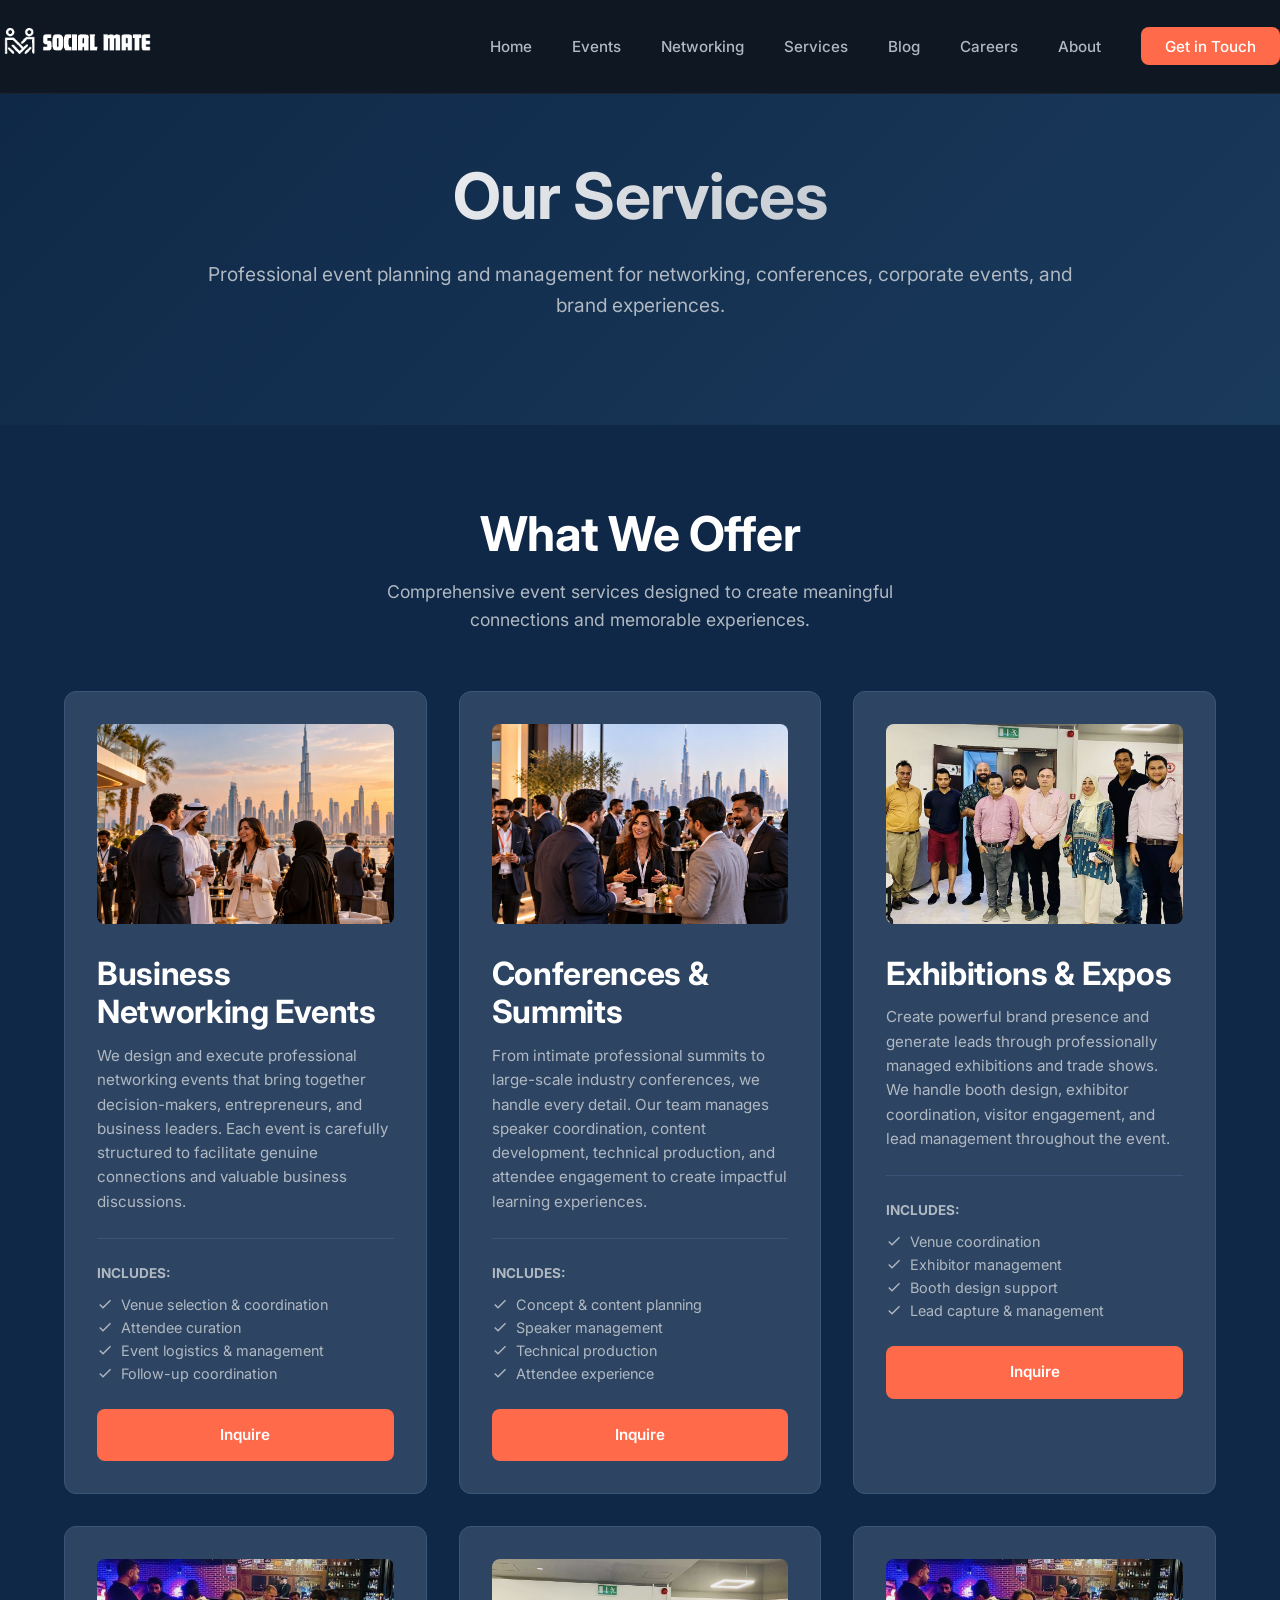
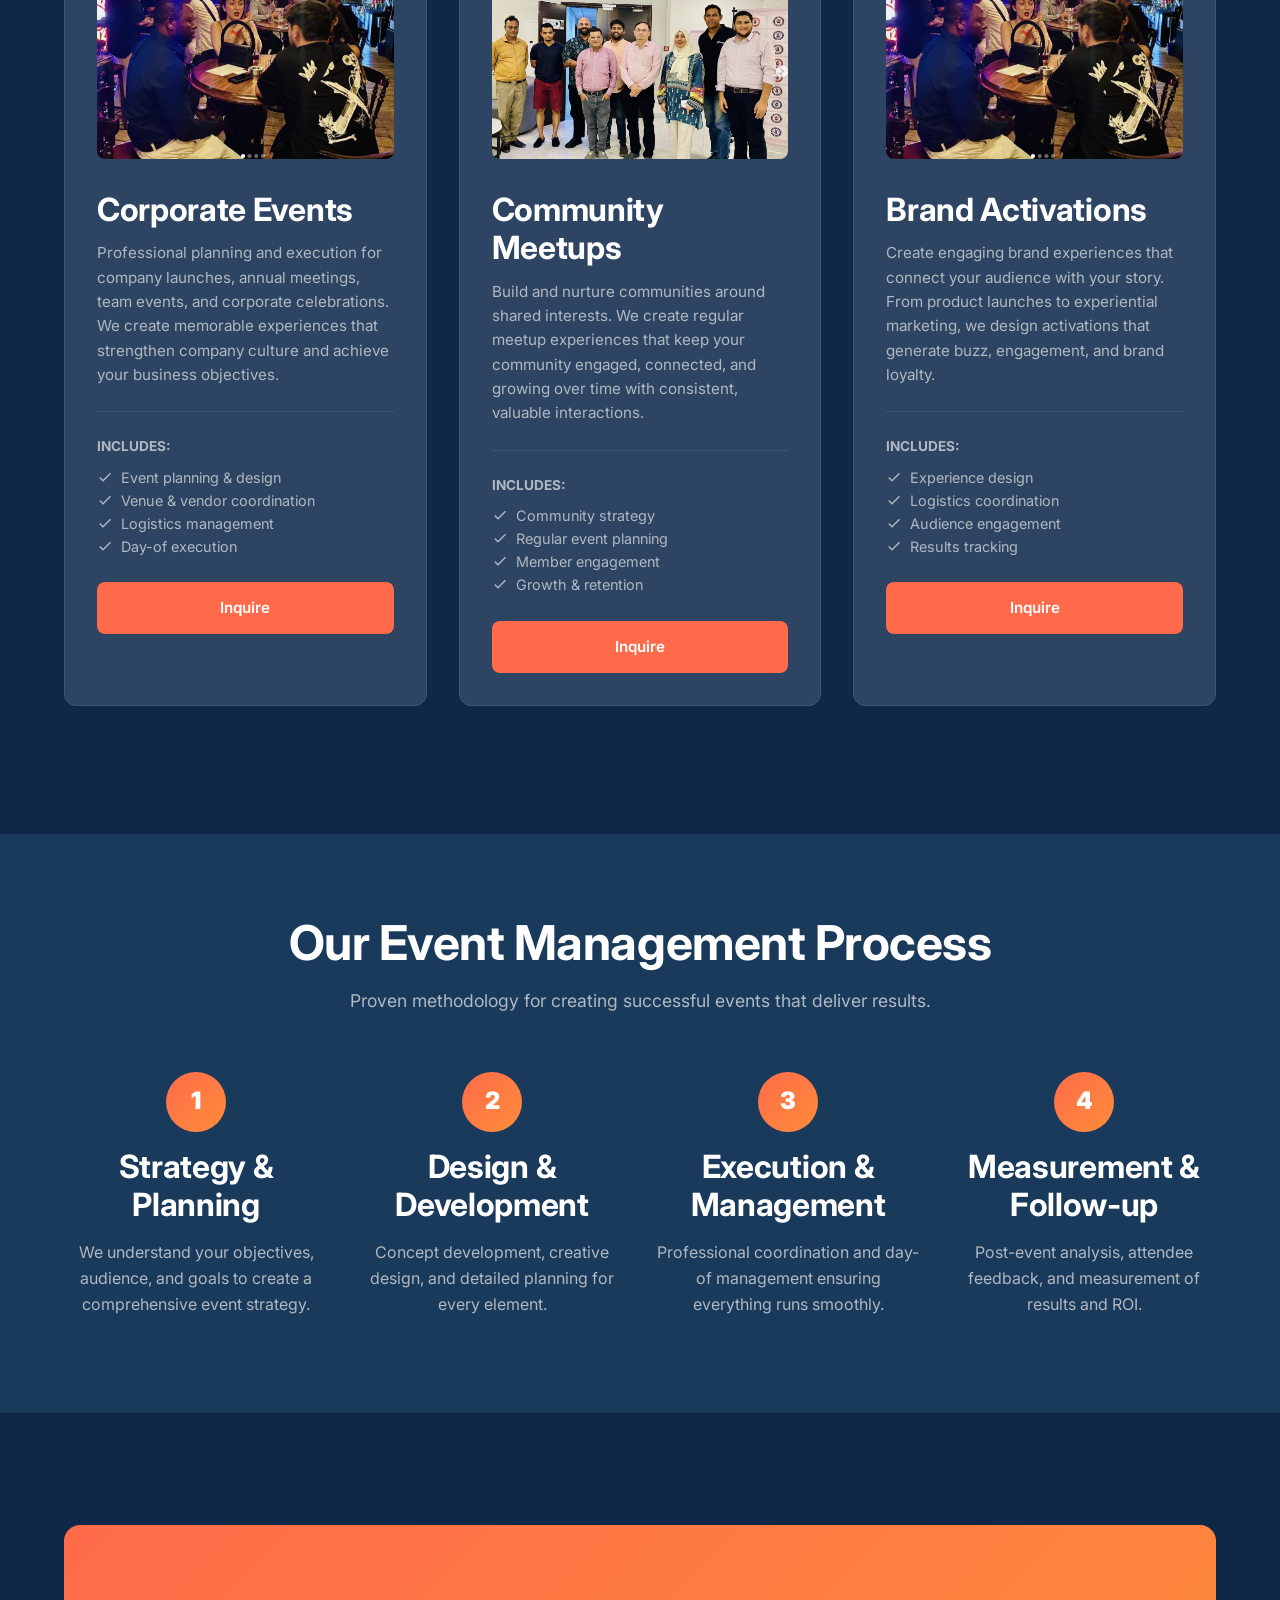
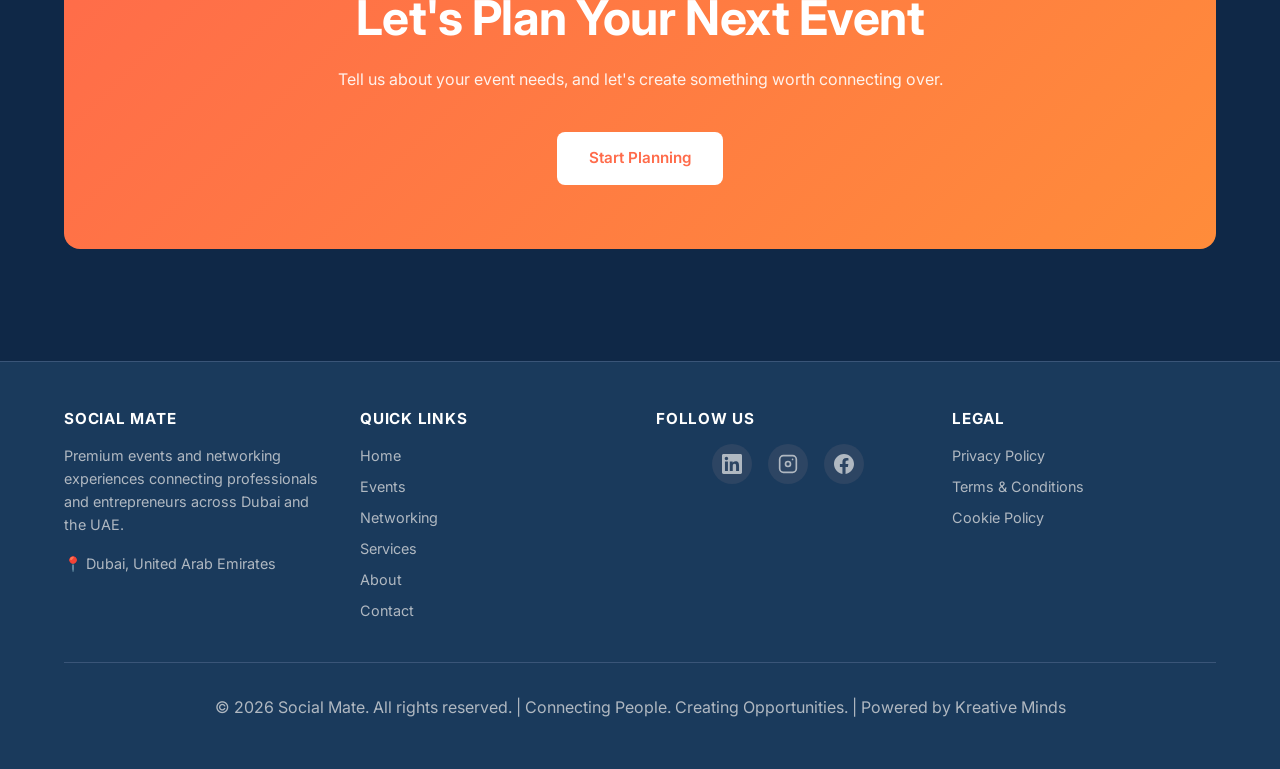
<file: services.html>
<!DOCTYPE html>
<html lang="en">
<head>
  <meta charset="UTF-8">
  <meta name="viewport" content="width=device-width, initial-scale=1.0">
  <title>Event Planning & Management Dubai | Social Mate</title>
  <meta name="description" content="Event planning and management in Dubai: business networking events, corporate conferences, exhibitions and brand activations, tailored to your goals.">

  <meta property="og:title" content="Services | Social Mate Events UAE">
  <meta property="og:type" content="website">
  <meta property="og:url" content="https://socialmate.org/services.html">
  <meta property="og:image" content="https://socialmate.org/assets/images/og-image.jpg">

  <!-- Twitter Card -->
  <meta name="twitter:card" content="summary_large_image">
  <meta name="twitter:title" content="Services | Social Mate Events UAE">
  <meta name="twitter:description" content="Professional event planning, corporate events, conferences, exhibitions, and brand activations in Dubai.">

  <link rel="canonical" href="https://socialmate.org/services.html">

  <link rel="icon" type="image/png" href="/assets/images/favicon.png">
  <link rel="preconnect" href="https://fonts.googleapis.com">
  <link rel="preconnect" href="https://fonts.gstatic.com" crossorigin>
  <link href="https://fonts.googleapis.com/css2?family=Inter:wght@400;500;600;700;800&display=swap" rel="stylesheet">

  <link rel="stylesheet" href="/css/style.css">

  <!-- JSON-LD Structured Data -->
  <script type="application/ld+json">
  {
    "@context": "https://schema.org",
    "@type": "BreadcrumbList",
    "itemListElement": [
      {
        "@type": "ListItem",
        "position": 1,
        "name": "Home",
        "item": "https://socialmate.org/"
      },
      {
        "@type": "ListItem",
        "position": 2,
        "name": "Services",
        "item": "https://socialmate.org/services.html"
      }
    ]
  }
  </script>
  <script type="application/ld+json">
  {
    "@context": "https://schema.org",
    "@type": "LocalBusiness",
    "name": "Social Mate Events & Networking",
    "image": "https://socialmate.org/assets/images/logo.png",
    "description": "Professional event planning and management services for business networking events, conferences, exhibitions, and corporate events in Dubai and the UAE.",
    "address": {
      "@type": "PostalAddress",
      "addressLocality": "Dubai",
      "addressCountry": "AE"
    },
    "url": "https://socialmate.org",
    "telephone": "",
    "areaServed": {
      "@type": "GeoShape",
      "areaIncluded": ["Dubai", "Abu Dhabi", "Sharjah", "United Arab Emirates"]
    },
    "knowsAbout": [
      "Business Networking",
      "Corporate Events",
      "Event Planning",
      "Conferences",
      "Exhibitions",
      "Brand Activations"
    ]
  }
  </script>
</head>
<body>
  <!-- Navigation -->
  <header>
    <nav class="container" style="display: flex; justify-content: space-between; align-items: center; padding: 1rem 0;">
      <div class="logo">
        <a href="/">
          <img src="/assets/images/logo.png" alt="Social Mate Logo" style="height: 50px; width: auto;">
        </a>
      </div>

      <ul class="nav-menu" style="list-style: none; display: flex; gap: 2.5rem;">
        <li><a href="/">Home</a></li>
        <li><a href="/events.html">Events</a></li>
        <li><a href="/networking.html">Networking</a></li>
        <li><a href="/services.html">Services</a></li>
        <li><a href="/blog.html">Blog</a></li>
        <li><a href="/careers.html">Careers</a></li>
        <li><a href="/about.html">About</a></li>
        <li><a href="/contact.html" class="nav-cta">Get in Touch</a></li>
      </ul>

      <div class="hamburger">
        <span></span>
        <span></span>
        <span></span>
      </div>
    </nav>
  </header>

  <!-- Hero Section -->
  <section class="hero" style="padding: 4rem 2rem;">
    <div class="container">
      <div class="hero-content" style="text-align: center;">
        <h1>Our Services</h1>
        <p class="hero-description">Professional event planning and management for networking, conferences, corporate events, and brand experiences.</p>
      </div>
    </div>
  </section>

  <!-- Services Overview -->
  <section style="background: var(--primary-dark);">
    <div class="container">
      <div class="section-header">
        <h2>What We Offer</h2>
        <p>Comprehensive event services designed to create meaningful connections and memorable experiences.</p>
      </div>

      <div class="grid-3-fixed" style="margin-bottom: 3rem;">
        <!-- Business Networking Events -->
        <div class="card">
          <img src="/assets/images/socialmate-rooftop-lounge-sunset.jpg" alt="Professional networking at rooftop lounge" style="width: 100%; height: 200px; object-fit: cover; border-radius: 8px; margin-bottom: 1.5rem;">
          <h3>Business Networking Events</h3>
          <p>We design and execute professional networking events that bring together decision-makers, entrepreneurs, and business leaders. Each event is carefully structured to facilitate genuine connections and valuable business discussions.</p>
          <div style="margin-top: 1.5rem; padding-top: 1.5rem; border-top: 1px solid var(--border-color);">
            <strong style="color: var(--text-secondary); display: block; font-size: 0.85rem; margin-bottom: 0.5rem;">INCLUDES:</strong>
            <ul style="font-size: 0.9rem; color: var(--text-secondary); list-style: none;">
              <li><svg viewBox="0 0 24 24" width="16" height="16" fill="currentColor" style="display: inline-block; margin-right: 8px; vertical-align: -2px;"><path d="M9 16.17L4.83 12l-1.42 1.41L9 19 21 7l-1.41-1.41L9 16.17z"/></svg>Venue selection & coordination</li>
              <li><svg viewBox="0 0 24 24" width="16" height="16" fill="currentColor" style="display: inline-block; margin-right: 8px; vertical-align: -2px;"><path d="M9 16.17L4.83 12l-1.42 1.41L9 19 21 7l-1.41-1.41L9 16.17z"/></svg>Attendee curation</li>
              <li><svg viewBox="0 0 24 24" width="16" height="16" fill="currentColor" style="display: inline-block; margin-right: 8px; vertical-align: -2px;"><path d="M9 16.17L4.83 12l-1.42 1.41L9 19 21 7l-1.41-1.41L9 16.17z"/></svg>Event logistics & management</li>
              <li><svg viewBox="0 0 24 24" width="16" height="16" fill="currentColor" style="display: inline-block; margin-right: 8px; vertical-align: -2px;"><path d="M9 16.17L4.83 12l-1.42 1.41L9 19 21 7l-1.41-1.41L9 16.17z"/></svg>Follow-up coordination</li>
            </ul>
          </div>
          <a href="/contact.html?type=service-inquiry" class="btn btn-primary" style="margin-top: 1.5rem; width: 100%;">Inquire</a>
        </div>

        <!-- Conferences & Summits -->
        <div class="card">
          <img src="/assets/images/socialmate-rooftop-conference-burj.jpg" alt="Professional conference with Burj Khalifa view" style="width: 100%; height: 200px; object-fit: cover; border-radius: 8px; margin-bottom: 1.5rem;">
          <h3>Conferences & Summits</h3>
          <p>From intimate professional summits to large-scale industry conferences, we handle every detail. Our team manages speaker coordination, content development, technical production, and attendee engagement to create impactful learning experiences.</p>
          <div style="margin-top: 1.5rem; padding-top: 1.5rem; border-top: 1px solid var(--border-color);">
            <strong style="color: var(--text-secondary); display: block; font-size: 0.85rem; margin-bottom: 0.5rem;">INCLUDES:</strong>
            <ul style="font-size: 0.9rem; color: var(--text-secondary); list-style: none;">
              <li><svg viewBox="0 0 24 24" width="16" height="16" fill="currentColor" style="display: inline-block; margin-right: 8px; vertical-align: -2px;"><path d="M9 16.17L4.83 12l-1.42 1.41L9 19 21 7l-1.41-1.41L9 16.17z"/></svg>Concept & content planning</li>
              <li><svg viewBox="0 0 24 24" width="16" height="16" fill="currentColor" style="display: inline-block; margin-right: 8px; vertical-align: -2px;"><path d="M9 16.17L4.83 12l-1.42 1.41L9 19 21 7l-1.41-1.41L9 16.17z"/></svg>Speaker management</li>
              <li><svg viewBox="0 0 24 24" width="16" height="16" fill="currentColor" style="display: inline-block; margin-right: 8px; vertical-align: -2px;"><path d="M9 16.17L4.83 12l-1.42 1.41L9 19 21 7l-1.41-1.41L9 16.17z"/></svg>Technical production</li>
              <li><svg viewBox="0 0 24 24" width="16" height="16" fill="currentColor" style="display: inline-block; margin-right: 8px; vertical-align: -2px;"><path d="M9 16.17L4.83 12l-1.42 1.41L9 19 21 7l-1.41-1.41L9 16.17z"/></svg>Attendee experience</li>
            </ul>
          </div>
          <a href="/contact.html?type=service-inquiry" class="btn btn-primary" style="margin-top: 1.5rem; width: 100%;">Inquire</a>
        </div>

        <!-- Exhibitions & Expos -->
        <div class="card">
          <img src="/assets/images/socialmate-event-group-2.jpg" alt="Exhibition and expo event" style="width: 100%; height: 200px; object-fit: cover; border-radius: 8px; margin-bottom: 1.5rem;">
          <h3>Exhibitions & Expos</h3>
          <p>Create powerful brand presence and generate leads through professionally managed exhibitions and trade shows. We handle booth design, exhibitor coordination, visitor engagement, and lead management throughout the event.</p>
          <div style="margin-top: 1.5rem; padding-top: 1.5rem; border-top: 1px solid var(--border-color);">
            <strong style="color: var(--text-secondary); display: block; font-size: 0.85rem; margin-bottom: 0.5rem;">INCLUDES:</strong>
            <ul style="font-size: 0.9rem; color: var(--text-secondary); list-style: none;">
              <li><svg viewBox="0 0 24 24" width="16" height="16" fill="currentColor" style="display: inline-block; margin-right: 8px; vertical-align: -2px;"><path d="M9 16.17L4.83 12l-1.42 1.41L9 19 21 7l-1.41-1.41L9 16.17z"/></svg>Venue coordination</li>
              <li><svg viewBox="0 0 24 24" width="16" height="16" fill="currentColor" style="display: inline-block; margin-right: 8px; vertical-align: -2px;"><path d="M9 16.17L4.83 12l-1.42 1.41L9 19 21 7l-1.41-1.41L9 16.17z"/></svg>Exhibitor management</li>
              <li><svg viewBox="0 0 24 24" width="16" height="16" fill="currentColor" style="display: inline-block; margin-right: 8px; vertical-align: -2px;"><path d="M9 16.17L4.83 12l-1.42 1.41L9 19 21 7l-1.41-1.41L9 16.17z"/></svg>Booth design support</li>
              <li><svg viewBox="0 0 24 24" width="16" height="16" fill="currentColor" style="display: inline-block; margin-right: 8px; vertical-align: -2px;"><path d="M9 16.17L4.83 12l-1.42 1.41L9 19 21 7l-1.41-1.41L9 16.17z"/></svg>Lead capture & management</li>
            </ul>
          </div>
          <a href="/contact.html?type=service-inquiry" class="btn btn-primary" style="margin-top: 1.5rem; width: 100%;">Inquire</a>
        </div>

        <!-- Corporate Events -->
        <div class="card">
          <img src="/assets/images/socialmate-networking-bar.jpg" alt="Corporate event celebration" style="width: 100%; height: 200px; object-fit: cover; border-radius: 8px; margin-bottom: 1.5rem;">
          <h3>Corporate Events</h3>
          <p>Professional planning and execution for company launches, annual meetings, team events, and corporate celebrations. We create memorable experiences that strengthen company culture and achieve your business objectives.</p>
          <div style="margin-top: 1.5rem; padding-top: 1.5rem; border-top: 1px solid var(--border-color);">
            <strong style="color: var(--text-secondary); display: block; font-size: 0.85rem; margin-bottom: 0.5rem;">INCLUDES:</strong>
            <ul style="font-size: 0.9rem; color: var(--text-secondary); list-style: none;">
              <li><svg viewBox="0 0 24 24" width="16" height="16" fill="currentColor" style="display: inline-block; margin-right: 8px; vertical-align: -2px;"><path d="M9 16.17L4.83 12l-1.42 1.41L9 19 21 7l-1.41-1.41L9 16.17z"/></svg>Event planning & design</li>
              <li><svg viewBox="0 0 24 24" width="16" height="16" fill="currentColor" style="display: inline-block; margin-right: 8px; vertical-align: -2px;"><path d="M9 16.17L4.83 12l-1.42 1.41L9 19 21 7l-1.41-1.41L9 16.17z"/></svg>Venue & vendor coordination</li>
              <li><svg viewBox="0 0 24 24" width="16" height="16" fill="currentColor" style="display: inline-block; margin-right: 8px; vertical-align: -2px;"><path d="M9 16.17L4.83 12l-1.42 1.41L9 19 21 7l-1.41-1.41L9 16.17z"/></svg>Logistics management</li>
              <li><svg viewBox="0 0 24 24" width="16" height="16" fill="currentColor" style="display: inline-block; margin-right: 8px; vertical-align: -2px;"><path d="M9 16.17L4.83 12l-1.42 1.41L9 19 21 7l-1.41-1.41L9 16.17z"/></svg>Day-of execution</li>
            </ul>
          </div>
          <a href="/contact.html?type=service-inquiry" class="btn btn-primary" style="margin-top: 1.5rem; width: 100%;">Inquire</a>
        </div>

        <!-- Community Meetups -->
        <div class="card">
          <img src="/assets/images/socialmate-event-group-1.jpg" alt="Community meetup" style="width: 100%; height: 200px; object-fit: cover; border-radius: 8px; margin-bottom: 1.5rem;">
          <h3>Community Meetups</h3>
          <p>Build and nurture communities around shared interests. We create regular meetup experiences that keep your community engaged, connected, and growing over time with consistent, valuable interactions.</p>
          <div style="margin-top: 1.5rem; padding-top: 1.5rem; border-top: 1px solid var(--border-color);">
            <strong style="color: var(--text-secondary); display: block; font-size: 0.85rem; margin-bottom: 0.5rem;">INCLUDES:</strong>
            <ul style="font-size: 0.9rem; color: var(--text-secondary); list-style: none;">
              <li><svg viewBox="0 0 24 24" width="16" height="16" fill="currentColor" style="display: inline-block; margin-right: 8px; vertical-align: -2px;"><path d="M9 16.17L4.83 12l-1.42 1.41L9 19 21 7l-1.41-1.41L9 16.17z"/></svg>Community strategy</li>
              <li><svg viewBox="0 0 24 24" width="16" height="16" fill="currentColor" style="display: inline-block; margin-right: 8px; vertical-align: -2px;"><path d="M9 16.17L4.83 12l-1.42 1.41L9 19 21 7l-1.41-1.41L9 16.17z"/></svg>Regular event planning</li>
              <li><svg viewBox="0 0 24 24" width="16" height="16" fill="currentColor" style="display: inline-block; margin-right: 8px; vertical-align: -2px;"><path d="M9 16.17L4.83 12l-1.42 1.41L9 19 21 7l-1.41-1.41L9 16.17z"/></svg>Member engagement</li>
              <li><svg viewBox="0 0 24 24" width="16" height="16" fill="currentColor" style="display: inline-block; margin-right: 8px; vertical-align: -2px;"><path d="M9 16.17L4.83 12l-1.42 1.41L9 19 21 7l-1.41-1.41L9 16.17z"/></svg>Growth & retention</li>
            </ul>
          </div>
          <a href="/contact.html?type=service-inquiry" class="btn btn-primary" style="margin-top: 1.5rem; width: 100%;">Inquire</a>
        </div>

        <!-- Brand Activations -->
        <div class="card">
          <img src="/assets/images/socialmate-networking-bar.jpg" alt="Brand activation experience" style="width: 100%; height: 200px; object-fit: cover; border-radius: 8px; margin-bottom: 1.5rem;">
          <h3>Brand Activations</h3>
          <p>Create engaging brand experiences that connect your audience with your story. From product launches to experiential marketing, we design activations that generate buzz, engagement, and brand loyalty.</p>
          <div style="margin-top: 1.5rem; padding-top: 1.5rem; border-top: 1px solid var(--border-color);">
            <strong style="color: var(--text-secondary); display: block; font-size: 0.85rem; margin-bottom: 0.5rem;">INCLUDES:</strong>
            <ul style="font-size: 0.9rem; color: var(--text-secondary); list-style: none;">
              <li><svg viewBox="0 0 24 24" width="16" height="16" fill="currentColor" style="display: inline-block; margin-right: 8px; vertical-align: -2px;"><path d="M9 16.17L4.83 12l-1.42 1.41L9 19 21 7l-1.41-1.41L9 16.17z"/></svg>Experience design</li>
              <li><svg viewBox="0 0 24 24" width="16" height="16" fill="currentColor" style="display: inline-block; margin-right: 8px; vertical-align: -2px;"><path d="M9 16.17L4.83 12l-1.42 1.41L9 19 21 7l-1.41-1.41L9 16.17z"/></svg>Logistics coordination</li>
              <li><svg viewBox="0 0 24 24" width="16" height="16" fill="currentColor" style="display: inline-block; margin-right: 8px; vertical-align: -2px;"><path d="M9 16.17L4.83 12l-1.42 1.41L9 19 21 7l-1.41-1.41L9 16.17z"/></svg>Audience engagement</li>
              <li><svg viewBox="0 0 24 24" width="16" height="16" fill="currentColor" style="display: inline-block; margin-right: 8px; vertical-align: -2px;"><path d="M9 16.17L4.83 12l-1.42 1.41L9 19 21 7l-1.41-1.41L9 16.17z"/></svg>Results tracking</li>
            </ul>
          </div>
          <a href="/contact.html?type=service-inquiry" class="btn btn-primary" style="margin-top: 1.5rem; width: 100%;">Inquire</a>
        </div>
      </div>
    </div>
  </section>

  <!-- Our Approach -->
  <section style="background: var(--primary-darker);">
    <div class="container">
      <div class="section-header">
        <h2>Our Event Management Process</h2>
        <p>Proven methodology for creating successful events that deliver results.</p>
      </div>

      <div style="display: grid; grid-template-columns: repeat(auto-fit, minmax(250px, 1fr)); gap: 2rem;">
        <div style="text-align: center;">
          <div style="background: linear-gradient(135deg, var(--accent-coral), var(--accent-orange)); width: 60px; height: 60px; border-radius: 50%; display: flex; align-items: center; justify-content: center; color: white; font-size: 1.5rem; font-weight: 900; margin: 0 auto 1rem;">1</div>
          <h3>Strategy & Planning</h3>
          <p style="color: var(--text-secondary);">We understand your objectives, audience, and goals to create a comprehensive event strategy.</p>
        </div>

        <div style="text-align: center;">
          <div style="background: linear-gradient(135deg, var(--accent-coral), var(--accent-orange)); width: 60px; height: 60px; border-radius: 50%; display: flex; align-items: center; justify-content: center; color: white; font-size: 1.5rem; font-weight: 900; margin: 0 auto 1rem;">2</div>
          <h3>Design & Development</h3>
          <p style="color: var(--text-secondary);">Concept development, creative design, and detailed planning for every element.</p>
        </div>

        <div style="text-align: center;">
          <div style="background: linear-gradient(135deg, var(--accent-coral), var(--accent-orange)); width: 60px; height: 60px; border-radius: 50%; display: flex; align-items: center; justify-content: center; color: white; font-size: 1.5rem; font-weight: 900; margin: 0 auto 1rem;">3</div>
          <h3>Execution & Management</h3>
          <p style="color: var(--text-secondary);">Professional coordination and day-of management ensuring everything runs smoothly.</p>
        </div>

        <div style="text-align: center;">
          <div style="background: linear-gradient(135deg, var(--accent-coral), var(--accent-orange)); width: 60px; height: 60px; border-radius: 50%; display: flex; align-items: center; justify-content: center; color: white; font-size: 1.5rem; font-weight: 900; margin: 0 auto 1rem;">4</div>
          <h3>Measurement & Follow-up</h3>
          <p style="color: var(--text-secondary);">Post-event analysis, attendee feedback, and measurement of results and ROI.</p>
        </div>
      </div>
    </div>
  </section>

  <!-- Call to Action -->
  <section style="background: var(--primary-dark);">
    <div class="container">
      <div class="cta-section">
        <h2>Let's Plan Your Next Event</h2>
        <p>Tell us about your event needs, and let's create something worth connecting over.</p>
        <a href="/contact.html?type=event" class="btn" style="background: white; color: var(--accent-coral); margin-top: 1.5rem;">Start Planning</a>
      </div>
    </div>
  </section>

  <!-- Footer -->
  <footer>
    <div class="container">
      <div class="footer-content">
        <div class="footer-section">
          <h4>Social Mate</h4>
          <p style="font-size: 0.9rem; color: var(--text-secondary);">Premium events and networking experiences connecting professionals and entrepreneurs across Dubai and the UAE.</p>
          <p style="font-size: 0.9rem; color: var(--text-secondary); margin-top: 1rem;">📍 Dubai, United Arab Emirates</p>
        </div>

        <div class="footer-section">
          <h4>Quick Links</h4>
          <ul>
            <li><a href="/">Home</a></li>
            <li><a href="/events.html">Events</a></li>
            <li><a href="/networking.html">Networking</a></li>
            <li><a href="/services.html">Services</a></li>
            <li><a href="/about.html">About</a></li>
            <li><a href="/contact.html">Contact</a></li>
          </ul>
        </div>

        <div class="footer-section">
          <h4>Follow Us</h4>
          <div class="social-links">
            <a href="https://linkedin.com/company/socialmateevents" target="_blank" title="LinkedIn">
              <svg viewBox="0 0 24 24" width="20" height="20" fill="currentColor">
                <path d="M20.447 20.452h-3.554v-5.569c0-1.328-.027-3.037-1.852-3.037-1.853 0-2.136 1.445-2.136 2.939v5.667H9.351V9h3.414v1.561h.046c.477-.9 1.637-1.85 3.37-1.85 3.601 0 4.267 2.37 4.267 5.455v6.286zM5.337 7.433c-1.144 0-2.063-.926-2.063-2.065 0-1.138.92-2.063 2.063-2.063 1.14 0 2.064.925 2.064 2.063 0 1.139-.925 2.065-2.064 2.065zm1.782 13.019H3.555V9h3.564v11.452zM22.225 0H1.771C.792 0 0 .774 0 1.729v20.542C0 23.227.792 24 1.771 24h20.451C23.2 24 24 23.227 24 22.271V1.729C24 .774 23.2 0 22.222 0h.003z"/>
              </svg>
            </a>
            <a href="https://www.instagram.com/socialmateuae" target="_blank" title="Instagram">
              <svg viewBox="0 0 24 24" width="20" height="20" fill="currentColor">
                <rect x="2" y="2" width="20" height="20" rx="4.5" fill="none" stroke="currentColor" stroke-width="2"/>
                <circle cx="12" cy="12" r="3" fill="none" stroke="currentColor" stroke-width="2"/>
                <circle cx="17.5" cy="6.5" r="1" fill="currentColor"/>
              </svg>
            </a>
            <a href="https://www.facebook.com/SocialMateUAE" target="_blank" title="Facebook">
              <svg viewBox="0 0 24 24" width="20" height="20" fill="currentColor">
                <path d="M24 12.073c0-6.627-5.373-12-12-12s-12 5.373-12 12c0 5.99 4.388 10.954 10.125 11.854v-8.385H7.078v-3.47h3.047V9.43c0-3.007 1.792-4.669 4.533-4.669 1.312 0 2.686.235 2.686.235v2.953H15.83c-1.491 0-1.956.925-1.956 1.874v2.25h3.328l-.532 3.47h-2.796v8.385C19.612 23.027 24 18.062 24 12.073z"/>
              </svg>
            </a>
          </div>
        </div>

        <div class="footer-section">
          <h4>Legal</h4>
          <ul>
            <li><a href="/privacy.html">Privacy Policy</a></li>
            <li><a href="/terms.html">Terms & Conditions</a></li>
            <li><a href="/cookies.html">Cookie Policy</a></li>
          </ul>
        </div>
      </div>

      <div class="footer-bottom">
        <p>© <span id="current-year">2026</span> <a href="/" style="color: inherit; text-decoration: none;">Social Mate</a>. All rights reserved. | Connecting People. Creating Opportunities. | Powered by <a href="https://kreativeminds.ae" target="_blank" style="color: inherit; text-decoration: none;">Kreative Minds</a></p>
      </div>
    </div>
  </footer>

  <script src="/js/script.js"></script>
</body>
</html>
</file>
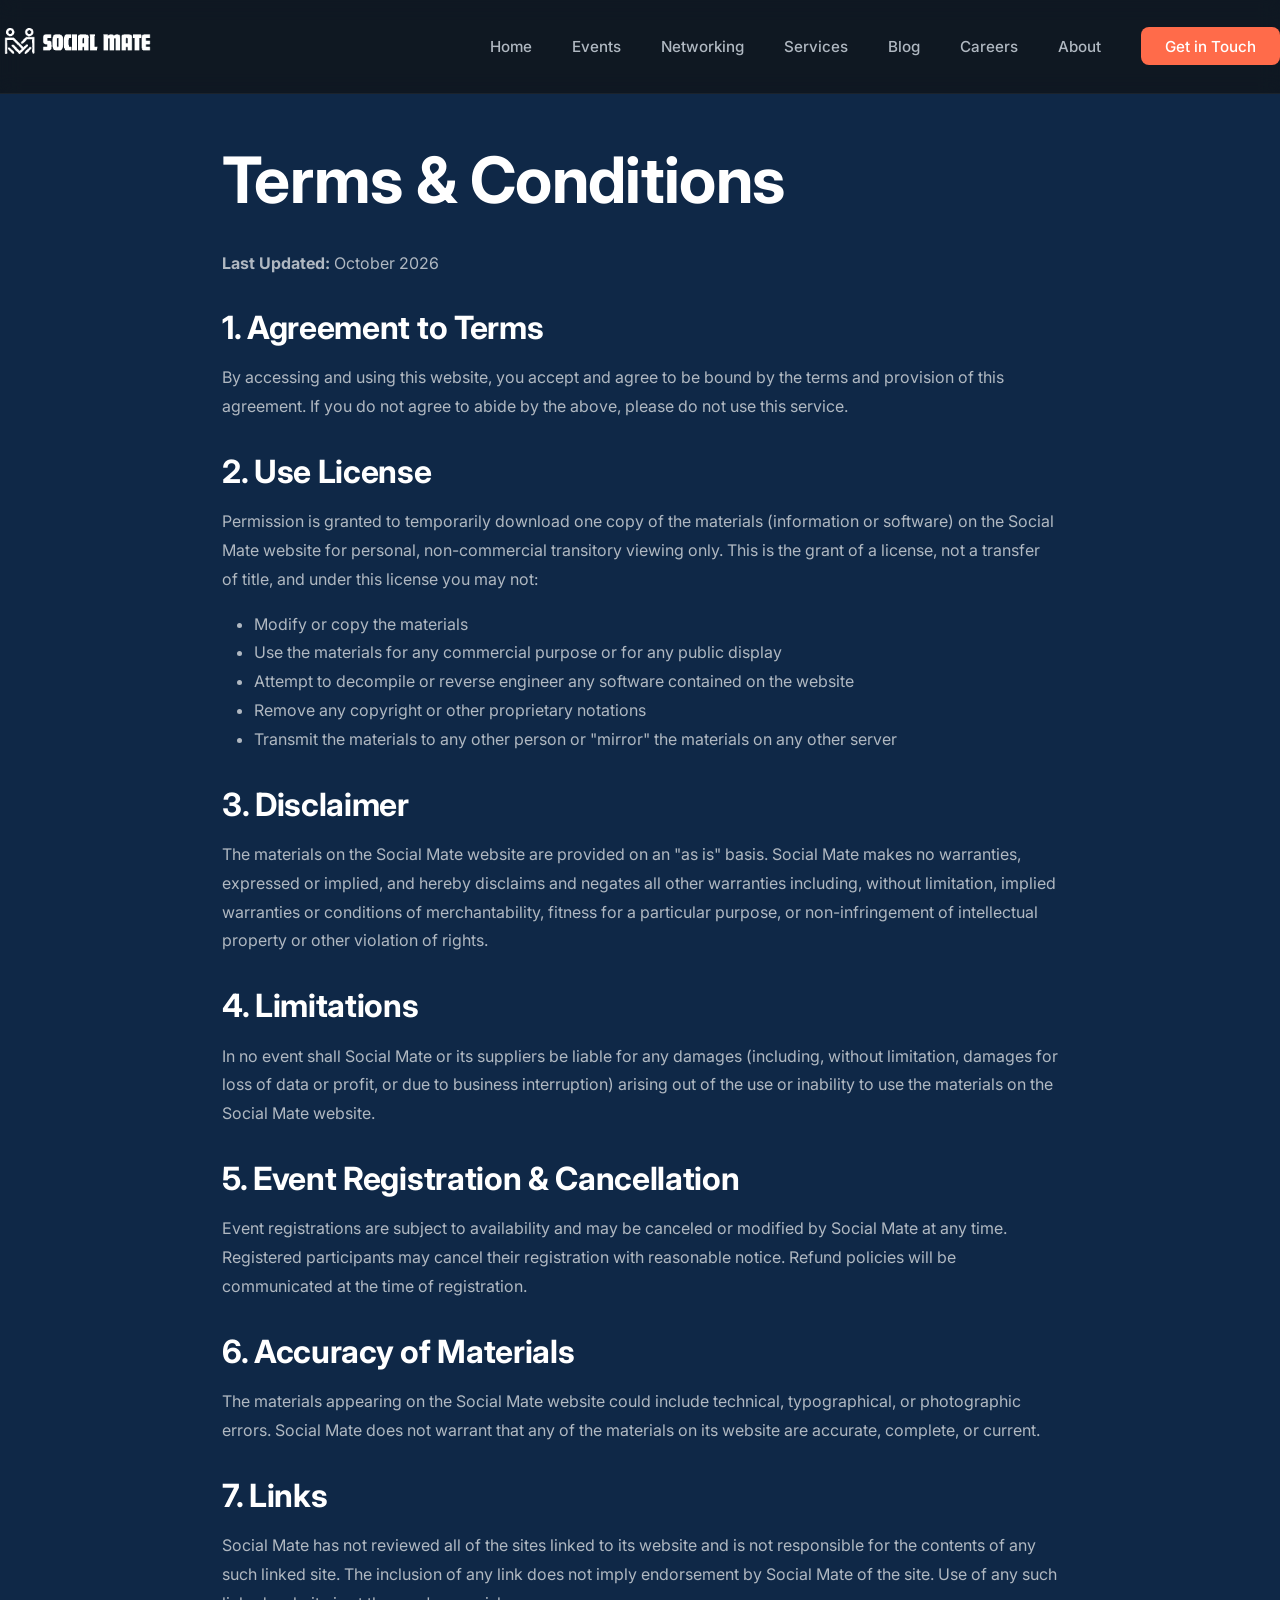
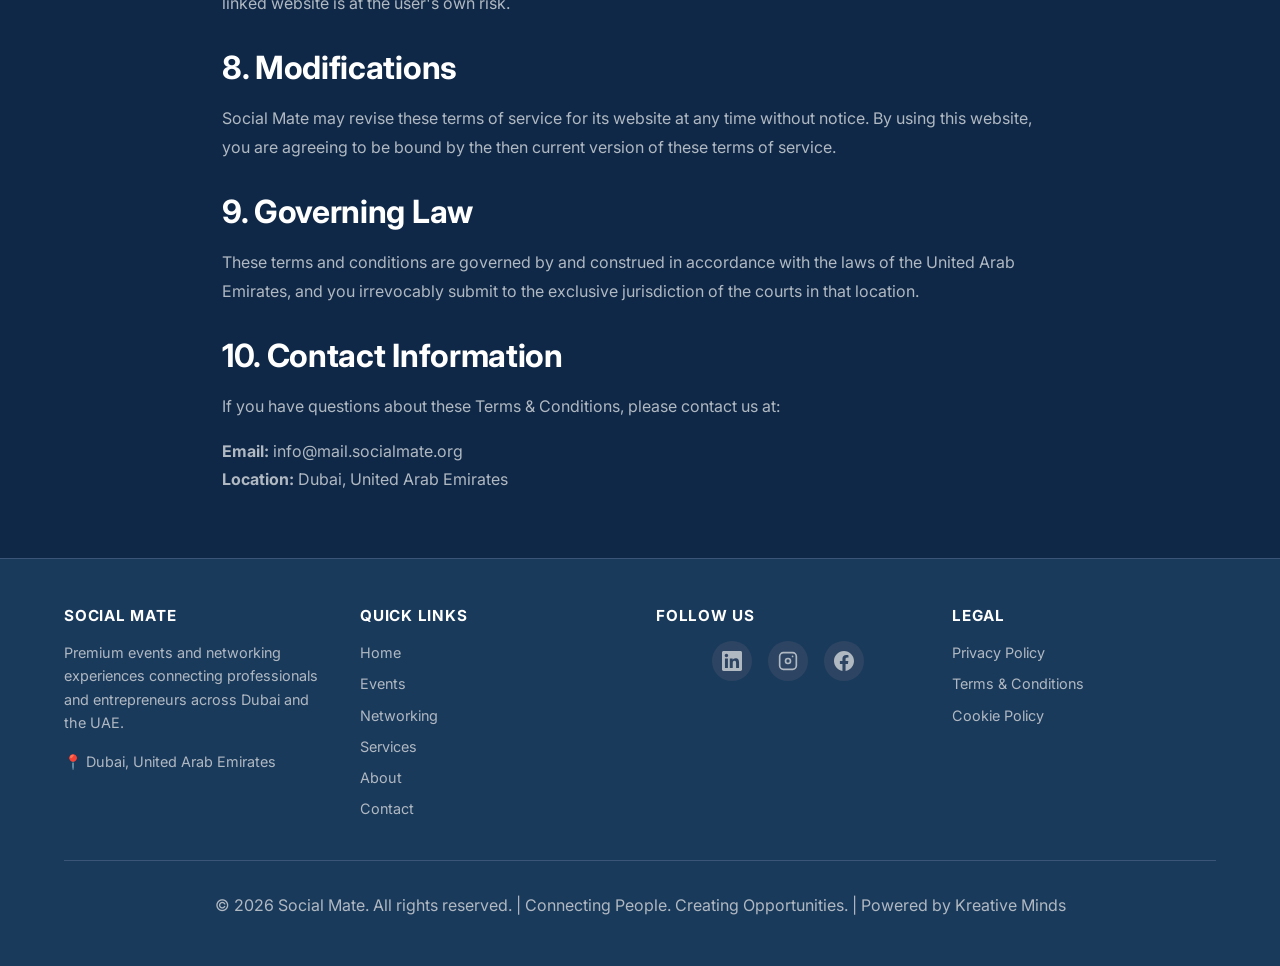
<file: terms.html>
<!DOCTYPE html>
<html lang="en">
<head>
  <meta charset="UTF-8">
  <meta name="viewport" content="width=device-width, initial-scale=1.0">
  <title>Terms & Conditions | Social Mate Events UAE</title>
  <meta property="og:title" content="Terms & Conditions | Social Mate">
  <meta property="og:description" content="Terms and conditions for using the Social Mate website and events.">
  <meta property="og:url" content="https://socialmate.org/terms.html">
  <meta property="og:type" content="website">
  <meta property="og:image" content="https://socialmate.org/assets/images/og-image.jpg">
  <meta name="twitter:card" content="summary_large_image">
  <meta name="description" content="Social Mate Terms & Conditions. Read the terms, conditions, and legal agreement for using our events and networking platform.">
  <meta name="robots" content="noindex, follow">
  <link rel="canonical" href="https://socialmate.org/terms.html">
  <link rel="icon" type="image/png" href="/assets/images/favicon.png">
  <link rel="preconnect" href="https://fonts.googleapis.com">
  <link rel="preconnect" href="https://fonts.gstatic.com" crossorigin>
  <link href="https://fonts.googleapis.com/css2?family=Inter:wght@400;500;600;700;800&display=swap" rel="stylesheet">
  <link rel="stylesheet" href="/css/style.css">
  <script type="application/ld+json">
  {
    "@context": "https://schema.org",
    "@type": "BreadcrumbList",
    "itemListElement": [
      {
        "@type": "ListItem",
        "position": 1,
        "name": "Home",
        "item": "https://socialmate.org/"
      },
      {
        "@type": "ListItem",
        "position": 2,
        "name": "Terms & Conditions",
        "item": "https://socialmate.org/terms.html"
      }
    ]
  }
  </script>
</head>
<body>
  <header>
    <nav class="container" style="display: flex; justify-content: space-between; align-items: center; padding: 1rem 0;">
      <div class="logo">
        <a href="/">
          <img src="/assets/images/logo.png" alt="Social Mate Logo" style="height: 50px; width: auto;">
        </a>
      </div>

      <ul class="nav-menu" style="list-style: none; display: flex; gap: 2.5rem;">
        <li><a href="/">Home</a></li>
        <li><a href="/events.html">Events</a></li>
        <li><a href="/networking.html">Networking</a></li>
        <li><a href="/services.html">Services</a></li>
        <li><a href="/blog.html">Blog</a></li>
        <li><a href="/careers.html">Careers</a></li>
        <li><a href="/about.html">About</a></li>
        <li><a href="/contact.html" class="nav-cta">Get in Touch</a></li>
      </ul>

      <div class="hamburger">
        <span></span>
        <span></span>
        <span></span>
      </div>
    </nav>
  </header>

  <section style="background: var(--primary-dark); padding: 3rem 2rem;">
    <div class="container" style="max-width: 900px;">
      <h1 style="margin-bottom: 2rem;">Terms & Conditions</h1>
      <p style="color: var(--text-secondary); margin-bottom: 2rem;"><strong>Last Updated:</strong> October 2026</p>

      <div style="line-height: 1.8; color: var(--text-secondary);">
        <h3 style="color: var(--text-primary); margin-top: 2rem;">1. Agreement to Terms</h3>
        <p>By accessing and using this website, you accept and agree to be bound by the terms and provision of this agreement. If you do not agree to abide by the above, please do not use this service.</p>

        <h3 style="color: var(--text-primary); margin-top: 2rem;">2. Use License</h3>
        <p>Permission is granted to temporarily download one copy of the materials (information or software) on the Social Mate website for personal, non-commercial transitory viewing only. This is the grant of a license, not a transfer of title, and under this license you may not:</p>
        <ul style="margin-left: 2rem;">
          <li>Modify or copy the materials</li>
          <li>Use the materials for any commercial purpose or for any public display</li>
          <li>Attempt to decompile or reverse engineer any software contained on the website</li>
          <li>Remove any copyright or other proprietary notations</li>
          <li>Transmit the materials to any other person or "mirror" the materials on any other server</li>
        </ul>

        <h3 style="color: var(--text-primary); margin-top: 2rem;">3. Disclaimer</h3>
        <p>The materials on the Social Mate website are provided on an "as is" basis. Social Mate makes no warranties, expressed or implied, and hereby disclaims and negates all other warranties including, without limitation, implied warranties or conditions of merchantability, fitness for a particular purpose, or non-infringement of intellectual property or other violation of rights.</p>

        <h3 style="color: var(--text-primary); margin-top: 2rem;">4. Limitations</h3>
        <p>In no event shall Social Mate or its suppliers be liable for any damages (including, without limitation, damages for loss of data or profit, or due to business interruption) arising out of the use or inability to use the materials on the Social Mate website.</p>

        <h3 style="color: var(--text-primary); margin-top: 2rem;">5. Event Registration & Cancellation</h3>
        <p>Event registrations are subject to availability and may be canceled or modified by Social Mate at any time. Registered participants may cancel their registration with reasonable notice. Refund policies will be communicated at the time of registration.</p>

        <h3 style="color: var(--text-primary); margin-top: 2rem;">6. Accuracy of Materials</h3>
        <p>The materials appearing on the Social Mate website could include technical, typographical, or photographic errors. Social Mate does not warrant that any of the materials on its website are accurate, complete, or current.</p>

        <h3 style="color: var(--text-primary); margin-top: 2rem;">7. Links</h3>
        <p>Social Mate has not reviewed all of the sites linked to its website and is not responsible for the contents of any such linked site. The inclusion of any link does not imply endorsement by Social Mate of the site. Use of any such linked website is at the user's own risk.</p>

        <h3 style="color: var(--text-primary); margin-top: 2rem;">8. Modifications</h3>
        <p>Social Mate may revise these terms of service for its website at any time without notice. By using this website, you are agreeing to be bound by the then current version of these terms of service.</p>

        <h3 style="color: var(--text-primary); margin-top: 2rem;">9. Governing Law</h3>
        <p>These terms and conditions are governed by and construed in accordance with the laws of the United Arab Emirates, and you irrevocably submit to the exclusive jurisdiction of the courts in that location.</p>

        <h3 style="color: var(--text-primary); margin-top: 2rem;">10. Contact Information</h3>
        <p>If you have questions about these Terms & Conditions, please contact us at:</p>
        <p><strong>Email:</strong> info@mail.socialmate.org<br><strong>Location:</strong> Dubai, United Arab Emirates</p>
      </div>
    </div>
  </section>

  <footer>
    <div class="container">
      <div class="footer-content">
        <div class="footer-section">
          <h4>Social Mate</h4>
          <p style="font-size: 0.9rem; color: var(--text-secondary);">Premium events and networking experiences connecting professionals and entrepreneurs across Dubai and the UAE.</p>
          <p style="font-size: 0.9rem; color: var(--text-secondary); margin-top: 1rem;">📍 Dubai, United Arab Emirates</p>
        </div>

        <div class="footer-section">
          <h4>Quick Links</h4>
          <ul>
            <li><a href="/">Home</a></li>
            <li><a href="/events.html">Events</a></li>
            <li><a href="/networking.html">Networking</a></li>
            <li><a href="/services.html">Services</a></li>
            <li><a href="/about.html">About</a></li>
            <li><a href="/contact.html">Contact</a></li>
          </ul>
        </div>

        <div class="footer-section">
          <h4>Follow Us</h4>
          <div class="social-links">
            <a href="https://linkedin.com/company/socialmateevents" target="_blank" title="LinkedIn">
              <svg viewBox="0 0 24 24" width="20" height="20" fill="currentColor">
                <path d="M20.447 20.452h-3.554v-5.569c0-1.328-.027-3.037-1.852-3.037-1.853 0-2.136 1.445-2.136 2.939v5.667H9.351V9h3.414v1.561h.046c.477-.9 1.637-1.85 3.37-1.85 3.601 0 4.267 2.37 4.267 5.455v6.286zM5.337 7.433c-1.144 0-2.063-.926-2.063-2.065 0-1.138.92-2.063 2.063-2.063 1.14 0 2.064.925 2.064 2.063 0 1.139-.925 2.065-2.064 2.065zm1.782 13.019H3.555V9h3.564v11.452zM22.225 0H1.771C.792 0 0 .774 0 1.729v20.542C0 23.227.792 24 1.771 24h20.451C23.2 24 24 23.227 24 22.271V1.729C24 .774 23.2 0 22.222 0h.003z"/>
              </svg>
            </a>
            <a href="https://www.instagram.com/socialmateuae" target="_blank" title="Instagram">
              <svg viewBox="0 0 24 24" width="20" height="20" fill="currentColor">
                <rect x="2" y="2" width="20" height="20" rx="4.5" fill="none" stroke="currentColor" stroke-width="2"/>
                <circle cx="12" cy="12" r="3" fill="none" stroke="currentColor" stroke-width="2"/>
                <circle cx="17.5" cy="6.5" r="1" fill="currentColor"/>
              </svg>
            </a>
            <a href="https://www.facebook.com/SocialMateUAE" target="_blank" title="Facebook">
              <svg viewBox="0 0 24 24" width="20" height="20" fill="currentColor">
                <path d="M24 12.073c0-6.627-5.373-12-12-12s-12 5.373-12 12c0 5.99 4.388 10.954 10.125 11.854v-8.385H7.078v-3.47h3.047V9.43c0-3.007 1.792-4.669 4.533-4.669 1.312 0 2.686.235 2.686.235v2.953H15.83c-1.491 0-1.956.925-1.956 1.874v2.25h3.328l-.532 3.47h-2.796v8.385C19.612 23.027 24 18.062 24 12.073z"/>
              </svg>
            </a>
          </div>
        </div>

        <div class="footer-section">
          <h4>Legal</h4>
          <ul>
            <li><a href="/privacy.html">Privacy Policy</a></li>
            <li><a href="/terms.html">Terms & Conditions</a></li>
            <li><a href="/cookies.html">Cookie Policy</a></li>
          </ul>
        </div>
      </div>

      <div class="footer-bottom">
        <p>© <span id="current-year">2026</span> <a href="/" style="color: inherit; text-decoration: none;">Social Mate</a>. All rights reserved. | Connecting People. Creating Opportunities. | Powered by <a href="https://kreativeminds.ae" target="_blank" style="color: inherit; text-decoration: none;">Kreative Minds</a></p>
      </div>
    </div>
  </footer>
  <script src="/js/script.js"></script>
</body>
</html>
</file>
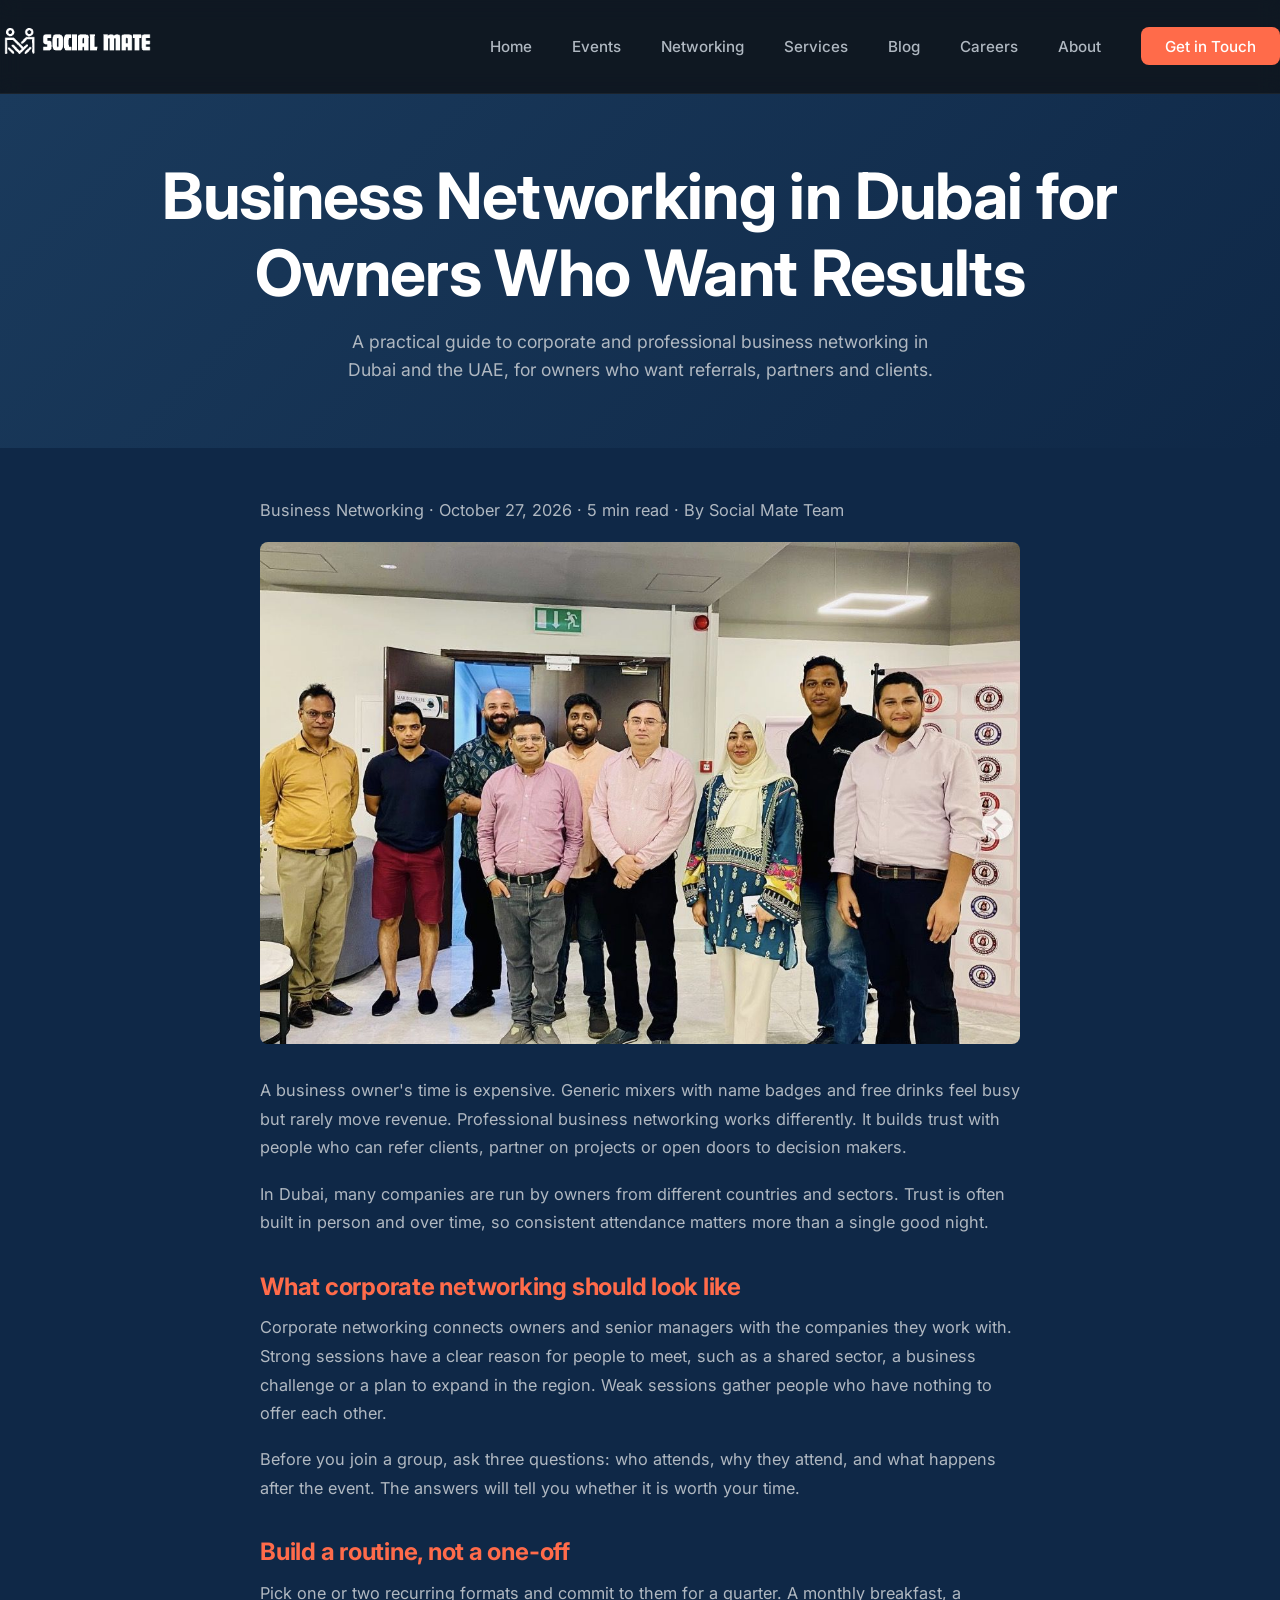
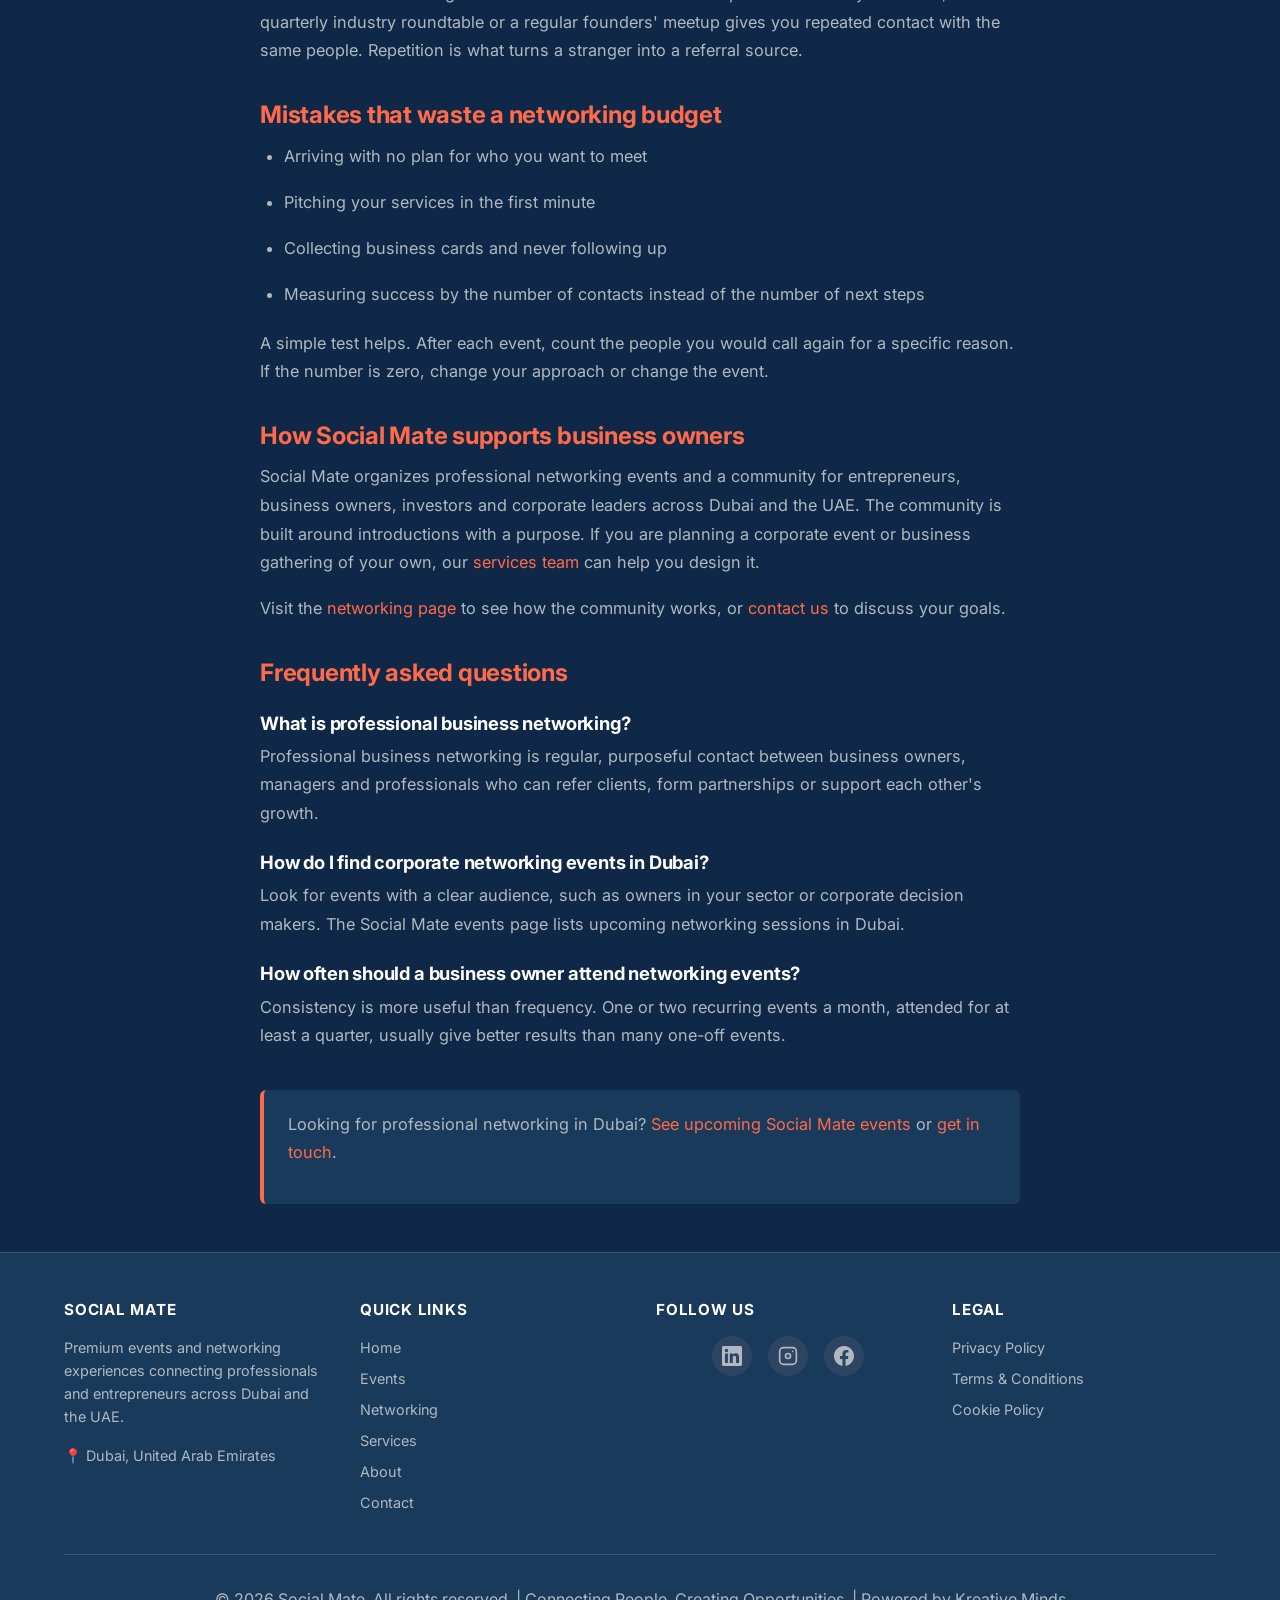
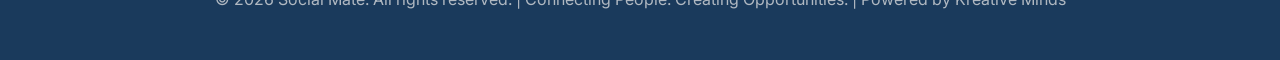
<file: blog/business-owner-networking-dubai.html>
<!DOCTYPE html>
<html lang="en">
<head>
  <meta charset="UTF-8">
  <meta name="viewport" content="width=device-width, initial-scale=1.0">
  <title>Business Networking in Dubai for Owners Who Want Results | Social Mate</title>
  <meta name="description" content="A practical guide to corporate and professional business networking in Dubai and the UAE, for owners who want referrals, partners and clients.">
  <meta name="keywords" content="business owner networking Dubai, professional business networking UAE, corporate networking Dubai, business networking groups Dubai, networking organizations UAE">

  <meta property="og:title" content="Business Networking in Dubai for Owners Who Want Results">
  <meta property="og:description" content="A practical guide to corporate and professional business networking in Dubai and the UAE, for owners who want referrals, partners and clients.">
  <meta property="og:type" content="article">
  <meta property="og:url" content="https://socialmate.org/blog/business-owner-networking-dubai.html">
  <meta property="og:image" content="https://socialmate.org/assets/images/socialmate-event-group-1.jpg">
  <meta property="og:image:alt" content="Business professionals networking together at a Social Mate event in Dubai">

  <!-- Twitter Card -->
  <meta name="twitter:card" content="summary_large_image">
  <meta name="twitter:title" content="Business Networking in Dubai for Owners Who Want Results">
  <meta name="twitter:description" content="A practical guide to corporate and professional business networking in Dubai and the UAE, for owners who want referrals, partners and clients.">

  <link rel="canonical" href="https://socialmate.org/blog/business-owner-networking-dubai.html">

  <link rel="icon" type="image/png" href="/assets/images/favicon.png">
  <link rel="preconnect" href="https://fonts.googleapis.com">
  <link rel="preconnect" href="https://fonts.gstatic.com" crossorigin>
  <link href="https://fonts.googleapis.com/css2?family=Inter:wght@400;500;600;700;800&display=swap" rel="stylesheet">

  <link rel="stylesheet" href="/css/style.css">

  <!-- Article Styles -->
  <style>
    .blog-hero {
      text-align: center;
      padding: 4rem 2rem;
      background: linear-gradient(135deg, var(--primary-darker), var(--primary-dark));
    }

    .blog-hero h1 {
      color: var(--text-primary);
      margin-bottom: 1rem;
    }

    .blog-hero p {
      font-size: 1.1rem;
      max-width: 600px;
      margin: 0 auto;
      color: var(--text-secondary);
    }

    .blog-section {
      background: var(--primary-dark);
      padding: 3rem 2rem;
    }

    .blog-grid {
      display: grid;
      grid-template-columns: repeat(auto-fill, minmax(320px, 1fr));
      gap: 2rem;
      margin-bottom: 3rem;
    }

    .blog-card {
      background: var(--neutral-gray);
      border-radius: 8px;
      overflow: hidden;
      border: 1px solid var(--border-color);
      transition: all 0.3s ease;
      display: flex;
      flex-direction: column;
    }

    .blog-card:hover {
      transform: translateY(-4px);
      border-color: var(--accent-coral);
      box-shadow: 0 8px 24px rgba(255, 107, 74, 0.15);
    }

    .blog-card-header {
      background: linear-gradient(135deg, var(--accent-coral), var(--accent-orange));
      padding: 2rem;
      display: flex;
      flex-direction: column;
      justify-content: space-between;
      min-height: 140px;
    }

    .blog-card-category {
      display: inline-block;
      background: rgba(255, 255, 255, 0.2);
      color: white;
      padding: 0.4rem 0.8rem;
      border-radius: 4px;
      font-size: 0.8rem;
      font-weight: 600;
      width: fit-content;
      margin-bottom: 0.8rem;
      backdrop-filter: blur(10px);
    }

    .blog-card h3 {
      font-size: 1.3rem;
      line-height: 1.3;
      color: var(--text-primary);
    }

    .blog-card-body {
      padding: 1.5rem 2rem;
      flex: 1;
      display: flex;
      flex-direction: column;
    }

    .blog-card-description {
      color: var(--text-secondary);
      font-size: 0.95rem;
      margin-bottom: 1.5rem;
      flex: 1;
    }

    .blog-card-meta {
      display: flex;
      justify-content: space-between;
      align-items: center;
      color: var(--text-secondary);
      font-size: 0.85rem;
      border-top: 1px solid var(--border-color);
      padding-top: 1rem;
    }

    .blog-card-date {
      display: flex;
      gap: 0.5rem;
    }

    .blog-card-readtime {
      background: rgba(255, 107, 74, 0.1);
      padding: 0.3rem 0.7rem;
      border-radius: 3px;
      color: var(--accent-coral);
      font-size: 0.8rem;
    }

    @media (max-width: 768px) {
      .blog-hero {
        padding: 2.5rem 1.5rem;
      }

      .blog-hero h1 {
        font-size: 1.8rem;
      }

      .blog-grid {
        grid-template-columns: 1fr;
      }
    }

    .post-body { max-width: 760px; margin: 0 auto; line-height: 1.75; color: var(--text-primary); }
    .post-body h2 { color: var(--accent-coral); font-size: 1.5rem; margin: 2.25rem 0 0.75rem; }
    .post-body h3 { font-size: 1.15rem; margin: 1.5rem 0 0.5rem; }
    .post-body p, .post-body li { color: var(--text-secondary); font-size: 1.02rem; margin-bottom: 1.1rem; }
    .post-body ul, .post-body ol { margin: 0 0 1.25rem 1.5rem; }
    .post-body a { color: var(--accent-coral); }
    .post-meta { color: var(--text-secondary); font-size: 0.9rem; margin-bottom: 1.5rem; }
    .post-figure { margin: 0 0 2rem; }
    .post-figure img { width: 100%; height: auto; border-radius: 8px; display: block; }
    .post-cta { background: var(--primary-darker); border-left: 4px solid var(--accent-coral); padding: 1.25rem 1.5rem; border-radius: 6px; margin-top: 2.5rem; }
  </style>
  <script type="application/ld+json">
  {
  "@context": "https://schema.org",
  "@type": "Article",
  "headline": "Business Networking in Dubai for Owners Who Want Results",
  "description": "A practical guide to corporate and professional business networking in Dubai and the UAE, for owners who want referrals, partners and clients.",
  "image": "https://socialmate.org/assets/images/socialmate-event-group-1.jpg",
  "datePublished": "2026-10-27",
  "dateModified": "2026-10-27",
  "author": {
    "@type": "Organization",
    "name": "Social Mate Team",
    "url": "https://socialmate.org"
  },
  "publisher": {
    "@type": "Organization",
    "name": "Social Mate",
    "logo": {
      "@type": "ImageObject",
      "url": "https://socialmate.org/assets/images/logo.png"
    }
  },
  "mainEntityOfPage": "https://socialmate.org/blog/business-owner-networking-dubai.html"
}
  </script>
  <script type="application/ld+json">
  {
  "@context": "https://schema.org",
  "@type": "FAQPage",
  "mainEntity": [
    {
      "@type": "Question",
      "name": "What is professional business networking?",
      "acceptedAnswer": {
        "@type": "Answer",
        "text": "Professional business networking is regular, purposeful contact between business owners, managers and professionals who can refer clients, form partnerships or support each other's growth."
      }
    },
    {
      "@type": "Question",
      "name": "How do I find corporate networking events in Dubai?",
      "acceptedAnswer": {
        "@type": "Answer",
        "text": "Look for events with a clear audience, such as owners in your sector or corporate decision makers. The Social Mate events page lists upcoming networking sessions in Dubai."
      }
    },
    {
      "@type": "Question",
      "name": "How often should a business owner attend networking events?",
      "acceptedAnswer": {
        "@type": "Answer",
        "text": "Consistency is more useful than frequency. One or two recurring events a month, attended for at least a quarter, usually give better results than many one-off events."
      }
    }
  ]
}
  </script>
  <script type="application/ld+json">
  {
  "@context": "https://schema.org",
  "@type": "BreadcrumbList",
  "itemListElement": [
    {
      "@type": "ListItem",
      "position": 1,
      "name": "Home",
      "item": "https://socialmate.org/"
    },
    {
      "@type": "ListItem",
      "position": 2,
      "name": "Blog",
      "item": "https://socialmate.org/blog.html"
    },
    {
      "@type": "ListItem",
      "position": 3,
      "name": "Business Networking in Dubai for Owners Who Want Results",
      "item": "https://socialmate.org/blog/business-owner-networking-dubai.html"
    }
  ]
}
  </script>
</head>
<body>
  <header>
    <nav class="container" style="display: flex; justify-content: space-between; align-items: center; padding: 1rem 0;">
      <div class="logo">
        <a href="/">
          <img src="/assets/images/logo.png" alt="Social Mate Logo" style="height: 50px; width: auto;">
        </a>
      </div>

      <ul class="nav-menu" style="list-style: none; display: flex; gap: 2.5rem;">
        <li><a href="/">Home</a></li>
        <li><a href="/events.html">Events</a></li>
        <li><a href="/networking.html">Networking</a></li>
        <li><a href="/services.html">Services</a></li>
        <li><a href="/blog.html">Blog</a></li>
        <li><a href="/careers.html">Careers</a></li>
        <li><a href="/about.html">About</a></li>
        <li><a href="/contact.html" class="nav-cta">Get in Touch</a></li>
      </ul>

      <div class="hamburger">
        <span></span>
        <span></span>
        <span></span>
      </div>
    </nav>
  </header>

  <section class="blog-hero">
    <div class="container">
      <h1>Business Networking in Dubai for Owners Who Want Results</h1>
      <p>A practical guide to corporate and professional business networking in Dubai and the UAE, for owners who want referrals, partners and clients.</p>
    </div>
  </section>

  <section class="blog-section">
    <div class="container">
      <article class="post-body">
        <p class="post-meta">Business Networking · October 27, 2026 · 5 min read · By Social Mate Team</p>

        <figure class="post-figure">
          <img src="/assets/images/socialmate-event-group-1.jpg" width="1178" height="778" alt="Business professionals networking together at a Social Mate event in Dubai" loading="eager" decoding="async">
        </figure>

        <p>A business owner's time is expensive. Generic mixers with name badges and free drinks feel busy but rarely move revenue. Professional business networking works differently. It builds trust with people who can refer clients, partner on projects or open doors to decision makers.</p>
        <p>In Dubai, many companies are run by owners from different countries and sectors. Trust is often built in person and over time, so consistent attendance matters more than a single good night.</p>
        <h2>What corporate networking should look like</h2>
        <p>Corporate networking connects owners and senior managers with the companies they work with. Strong sessions have a clear reason for people to meet, such as a shared sector, a business challenge or a plan to expand in the region. Weak sessions gather people who have nothing to offer each other.</p>
        <p>Before you join a group, ask three questions: who attends, why they attend, and what happens after the event. The answers will tell you whether it is worth your time.</p>
        <h2>Build a routine, not a one-off</h2>
        <p>Pick one or two recurring formats and commit to them for a quarter. A monthly breakfast, a quarterly industry roundtable or a regular founders' meetup gives you repeated contact with the same people. Repetition is what turns a stranger into a referral source.</p>
        <h2>Mistakes that waste a networking budget</h2>
        <ul>
          <li>Arriving with no plan for who you want to meet</li>
          <li>Pitching your services in the first minute</li>
          <li>Collecting business cards and never following up</li>
          <li>Measuring success by the number of contacts instead of the number of next steps</li>
        </ul>
        <p>A simple test helps. After each event, count the people you would call again for a specific reason. If the number is zero, change your approach or change the event.</p>
        <h2>How Social Mate supports business owners</h2>
        <p>Social Mate organizes professional networking events and a community for entrepreneurs, business owners, investors and corporate leaders across Dubai and the UAE. The community is built around introductions with a purpose. If you are planning a corporate event or business gathering of your own, our <a href="/services.html">services team</a> can help you design it.</p>
        <p>Visit the <a href="/networking.html">networking page</a> to see how the community works, or <a href="/contact.html">contact us</a> to discuss your goals.</p>

        <h2>Frequently asked questions</h2>
        <h3>What is professional business networking?</h3>
        <p>Professional business networking is regular, purposeful contact between business owners, managers and professionals who can refer clients, form partnerships or support each other&#x27;s growth.</p>
        <h3>How do I find corporate networking events in Dubai?</h3>
        <p>Look for events with a clear audience, such as owners in your sector or corporate decision makers. The Social Mate events page lists upcoming networking sessions in Dubai.</p>
        <h3>How often should a business owner attend networking events?</h3>
        <p>Consistency is more useful than frequency. One or two recurring events a month, attended for at least a quarter, usually give better results than many one-off events.</p>

        <div class="post-cta">
          <p>Looking for professional networking in Dubai? <a href="/events.html">See upcoming Social Mate events</a> or <a href="/contact.html">get in touch</a>.</p>
        </div>
      </article>
    </div>
  </section>

  <footer>
    <div class="container">
      <div class="footer-content">
        <div class="footer-section">
          <h4>Social Mate</h4>
          <p style="font-size: 0.9rem; color: var(--text-secondary);">Premium events and networking experiences connecting professionals and entrepreneurs across Dubai and the UAE.</p>
          <p style="font-size: 0.9rem; color: var(--text-secondary); margin-top: 1rem;">📍 Dubai, United Arab Emirates</p>
        </div>

        <div class="footer-section">
          <h4>Quick Links</h4>
          <ul>
            <li><a href="/">Home</a></li>
            <li><a href="/events.html">Events</a></li>
            <li><a href="/networking.html">Networking</a></li>
            <li><a href="/services.html">Services</a></li>
            <li><a href="/about.html">About</a></li>
            <li><a href="/contact.html">Contact</a></li>
          </ul>
        </div>

        <div class="footer-section">
          <h4>Follow Us</h4>
          <div class="social-links">
            <a href="https://linkedin.com/company/socialmateevents" target="_blank" title="LinkedIn">
              <svg viewBox="0 0 24 24" width="20" height="20" fill="currentColor">
                <path d="M20.447 20.452h-3.554v-5.569c0-1.328-.027-3.037-1.852-3.037-1.853 0-2.136 1.445-2.136 2.939v5.667H9.351V9h3.414v1.561h.046c.477-.9 1.637-1.85 3.37-1.85 3.601 0 4.267 2.37 4.267 5.455v6.286zM5.337 7.433c-1.144 0-2.063-.926-2.063-2.065 0-1.138.92-2.063 2.063-2.063 1.14 0 2.064.925 2.064 2.063 0 1.139-.925 2.065-2.064 2.065zm1.782 13.019H3.555V9h3.564v11.452zM22.225 0H1.771C.792 0 0 .774 0 1.729v20.542C0 23.227.792 24 1.771 24h20.451C23.2 24 24 23.227 24 22.271V1.729C24 .774 23.2 0 22.222 0h.003z"/>
              </svg>
            </a>
            <a href="https://www.instagram.com/socialmateuae" target="_blank" title="Instagram">
              <svg viewBox="0 0 24 24" width="20" height="20" fill="currentColor">
                <rect x="2" y="2" width="20" height="20" rx="4.5" fill="none" stroke="currentColor" stroke-width="2"/>
                <circle cx="12" cy="12" r="3" fill="none" stroke="currentColor" stroke-width="2"/>
                <circle cx="17.5" cy="6.5" r="1" fill="currentColor"/>
              </svg>
            </a>
            <a href="https://www.facebook.com/SocialMateUAE" target="_blank" title="Facebook">
              <svg viewBox="0 0 24 24" width="20" height="20" fill="currentColor">
                <path d="M24 12.073c0-6.627-5.373-12-12-12s-12 5.373-12 12c0 5.99 4.388 10.954 10.125 11.854v-8.385H7.078v-3.47h3.047V9.43c0-3.007 1.792-4.669 4.533-4.669 1.312 0 2.686.235 2.686.235v2.953H15.83c-1.491 0-1.956.925-1.956 1.874v2.25h3.328l-.532 3.47h-2.796v8.385C19.612 23.027 24 18.062 24 12.073z"/>
              </svg>
            </a>
          </div>
        </div>

        <div class="footer-section">
          <h4>Legal</h4>
          <ul>
            <li><a href="/privacy.html">Privacy Policy</a></li>
            <li><a href="/terms.html">Terms & Conditions</a></li>
            <li><a href="/cookies.html">Cookie Policy</a></li>
          </ul>
        </div>
      </div>

      <div class="footer-bottom">
        <p>© <span id="current-year">2026</span> <a href="/" style="color: inherit; text-decoration: none;">Social Mate</a>. All rights reserved. | Connecting People. Creating Opportunities. | Powered by <a href="https://kreativeminds.ae" target="_blank" style="color: inherit; text-decoration: none;">Kreative Minds</a></p>
      </div>
    </div>
  </footer>

  <script src="/js/script.js"></script>
</body>
</html>
</file>
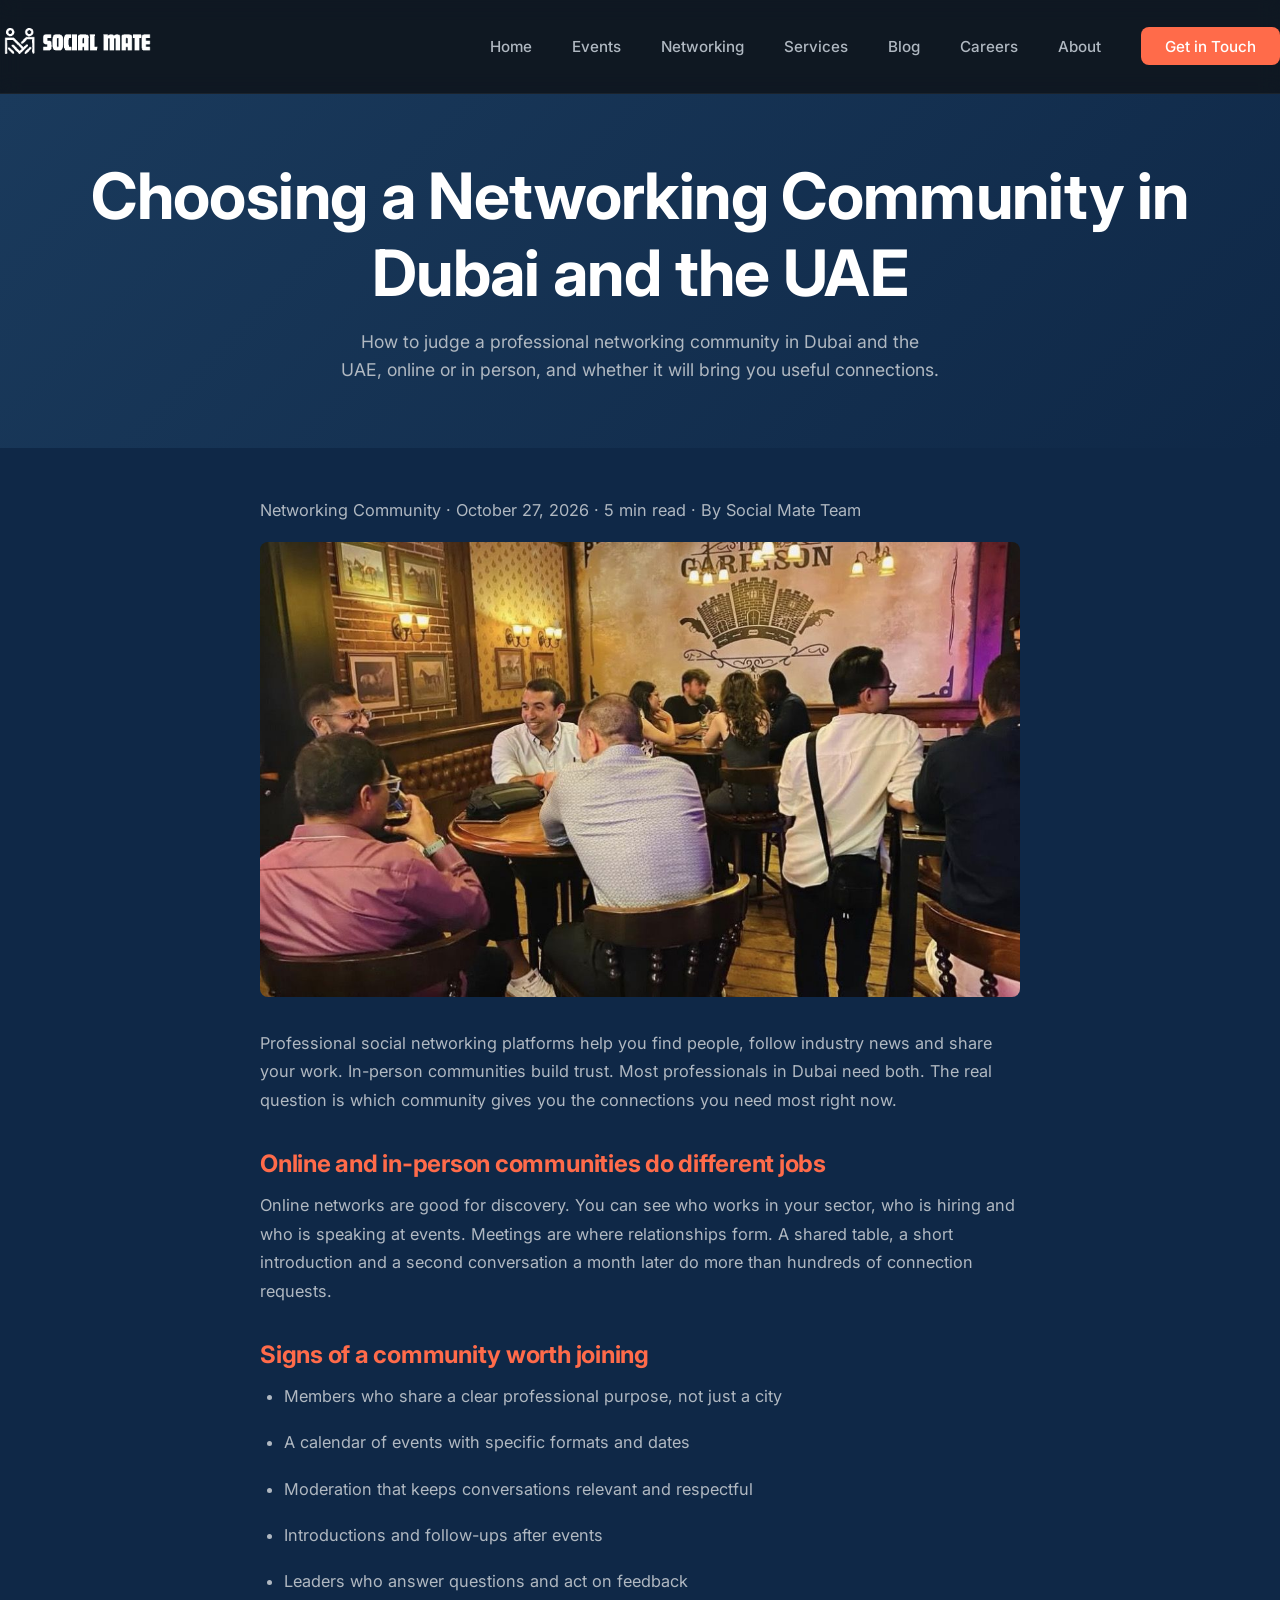
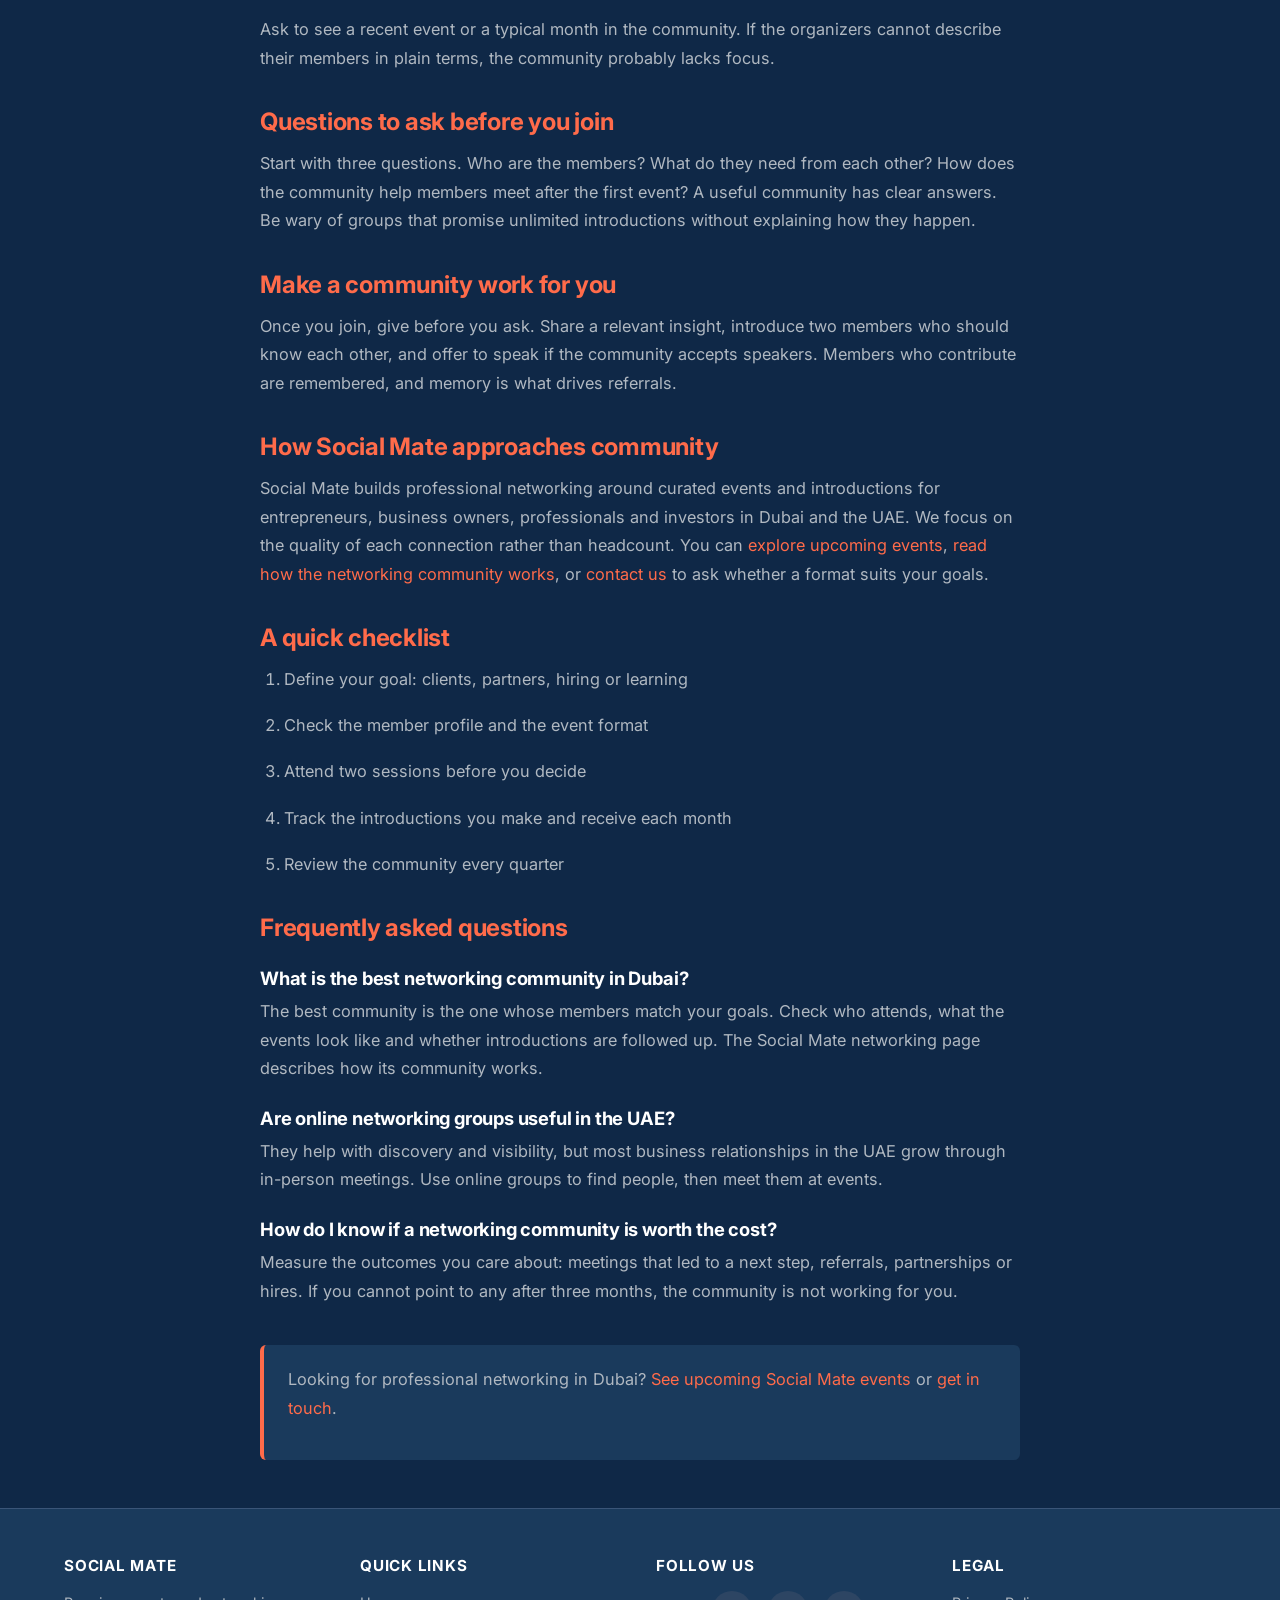
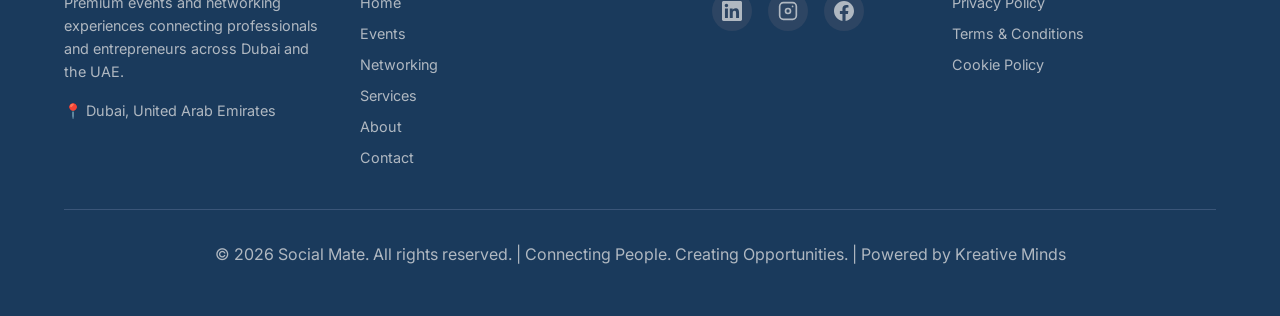
<file: blog/networking-community-dubai-uae.html>
<!DOCTYPE html>
<html lang="en">
<head>
  <meta charset="UTF-8">
  <meta name="viewport" content="width=device-width, initial-scale=1.0">
  <title>Choosing a Networking Community in Dubai and the UAE | Social Mate</title>
  <meta name="description" content="How to judge a professional networking community in Dubai and the UAE, online or in person, and whether it will bring you useful connections.">
  <meta name="keywords" content="networking community Dubai, professional social networking UAE, entrepreneur networking Dubai, online networking Dubai, professional networking Dubai">

  <meta property="og:title" content="Choosing a Networking Community in Dubai and the UAE">
  <meta property="og:description" content="How to judge a professional networking community in Dubai and the UAE, online or in person, and whether it will bring you useful connections.">
  <meta property="og:type" content="article">
  <meta property="og:url" content="https://socialmate.org/blog/networking-community-dubai-uae.html">
  <meta property="og:image" content="https://socialmate.org/assets/images/socialmate-networking-lounge.jpg">
  <meta property="og:image:alt" content="Professionals talking in a networking lounge at a business event in Dubai">

  <!-- Twitter Card -->
  <meta name="twitter:card" content="summary_large_image">
  <meta name="twitter:title" content="Choosing a Networking Community in Dubai and the UAE">
  <meta name="twitter:description" content="How to judge a professional networking community in Dubai and the UAE, online or in person, and whether it will bring you useful connections.">

  <link rel="canonical" href="https://socialmate.org/blog/networking-community-dubai-uae.html">

  <link rel="icon" type="image/png" href="/assets/images/favicon.png">
  <link rel="preconnect" href="https://fonts.googleapis.com">
  <link rel="preconnect" href="https://fonts.gstatic.com" crossorigin>
  <link href="https://fonts.googleapis.com/css2?family=Inter:wght@400;500;600;700;800&display=swap" rel="stylesheet">

  <link rel="stylesheet" href="/css/style.css">

  <!-- Article Styles -->
  <style>
    .blog-hero {
      text-align: center;
      padding: 4rem 2rem;
      background: linear-gradient(135deg, var(--primary-darker), var(--primary-dark));
    }

    .blog-hero h1 {
      color: var(--text-primary);
      margin-bottom: 1rem;
    }

    .blog-hero p {
      font-size: 1.1rem;
      max-width: 600px;
      margin: 0 auto;
      color: var(--text-secondary);
    }

    .blog-section {
      background: var(--primary-dark);
      padding: 3rem 2rem;
    }

    .blog-grid {
      display: grid;
      grid-template-columns: repeat(auto-fill, minmax(320px, 1fr));
      gap: 2rem;
      margin-bottom: 3rem;
    }

    .blog-card {
      background: var(--neutral-gray);
      border-radius: 8px;
      overflow: hidden;
      border: 1px solid var(--border-color);
      transition: all 0.3s ease;
      display: flex;
      flex-direction: column;
    }

    .blog-card:hover {
      transform: translateY(-4px);
      border-color: var(--accent-coral);
      box-shadow: 0 8px 24px rgba(255, 107, 74, 0.15);
    }

    .blog-card-header {
      background: linear-gradient(135deg, var(--accent-coral), var(--accent-orange));
      padding: 2rem;
      display: flex;
      flex-direction: column;
      justify-content: space-between;
      min-height: 140px;
    }

    .blog-card-category {
      display: inline-block;
      background: rgba(255, 255, 255, 0.2);
      color: white;
      padding: 0.4rem 0.8rem;
      border-radius: 4px;
      font-size: 0.8rem;
      font-weight: 600;
      width: fit-content;
      margin-bottom: 0.8rem;
      backdrop-filter: blur(10px);
    }

    .blog-card h3 {
      font-size: 1.3rem;
      line-height: 1.3;
      color: var(--text-primary);
    }

    .blog-card-body {
      padding: 1.5rem 2rem;
      flex: 1;
      display: flex;
      flex-direction: column;
    }

    .blog-card-description {
      color: var(--text-secondary);
      font-size: 0.95rem;
      margin-bottom: 1.5rem;
      flex: 1;
    }

    .blog-card-meta {
      display: flex;
      justify-content: space-between;
      align-items: center;
      color: var(--text-secondary);
      font-size: 0.85rem;
      border-top: 1px solid var(--border-color);
      padding-top: 1rem;
    }

    .blog-card-date {
      display: flex;
      gap: 0.5rem;
    }

    .blog-card-readtime {
      background: rgba(255, 107, 74, 0.1);
      padding: 0.3rem 0.7rem;
      border-radius: 3px;
      color: var(--accent-coral);
      font-size: 0.8rem;
    }

    @media (max-width: 768px) {
      .blog-hero {
        padding: 2.5rem 1.5rem;
      }

      .blog-hero h1 {
        font-size: 1.8rem;
      }

      .blog-grid {
        grid-template-columns: 1fr;
      }
    }

    .post-body { max-width: 760px; margin: 0 auto; line-height: 1.75; color: var(--text-primary); }
    .post-body h2 { color: var(--accent-coral); font-size: 1.5rem; margin: 2.25rem 0 0.75rem; }
    .post-body h3 { font-size: 1.15rem; margin: 1.5rem 0 0.5rem; }
    .post-body p, .post-body li { color: var(--text-secondary); font-size: 1.02rem; margin-bottom: 1.1rem; }
    .post-body ul, .post-body ol { margin: 0 0 1.25rem 1.5rem; }
    .post-body a { color: var(--accent-coral); }
    .post-meta { color: var(--text-secondary); font-size: 0.9rem; margin-bottom: 1.5rem; }
    .post-figure { margin: 0 0 2rem; }
    .post-figure img { width: 100%; height: auto; border-radius: 8px; display: block; }
    .post-cta { background: var(--primary-darker); border-left: 4px solid var(--accent-coral); padding: 1.25rem 1.5rem; border-radius: 6px; margin-top: 2.5rem; }
  </style>
  <script type="application/ld+json">
  {
  "@context": "https://schema.org",
  "@type": "Article",
  "headline": "Choosing a Networking Community in Dubai and the UAE",
  "description": "How to judge a professional networking community in Dubai and the UAE, online or in person, and whether it will bring you useful connections.",
  "image": "https://socialmate.org/assets/images/socialmate-networking-lounge.jpg",
  "datePublished": "2026-10-27",
  "dateModified": "2026-10-27",
  "author": {
    "@type": "Organization",
    "name": "Social Mate Team",
    "url": "https://socialmate.org"
  },
  "publisher": {
    "@type": "Organization",
    "name": "Social Mate",
    "logo": {
      "@type": "ImageObject",
      "url": "https://socialmate.org/assets/images/logo.png"
    }
  },
  "mainEntityOfPage": "https://socialmate.org/blog/networking-community-dubai-uae.html"
}
  </script>
  <script type="application/ld+json">
  {
  "@context": "https://schema.org",
  "@type": "FAQPage",
  "mainEntity": [
    {
      "@type": "Question",
      "name": "What is the best networking community in Dubai?",
      "acceptedAnswer": {
        "@type": "Answer",
        "text": "The best community is the one whose members match your goals. Check who attends, what the events look like and whether introductions are followed up. The Social Mate networking page describes how its community works."
      }
    },
    {
      "@type": "Question",
      "name": "Are online networking groups useful in the UAE?",
      "acceptedAnswer": {
        "@type": "Answer",
        "text": "They help with discovery and visibility, but most business relationships in the UAE grow through in-person meetings. Use online groups to find people, then meet them at events."
      }
    },
    {
      "@type": "Question",
      "name": "How do I know if a networking community is worth the cost?",
      "acceptedAnswer": {
        "@type": "Answer",
        "text": "Measure the outcomes you care about: meetings that led to a next step, referrals, partnerships or hires. If you cannot point to any after three months, the community is not working for you."
      }
    }
  ]
}
  </script>
  <script type="application/ld+json">
  {
  "@context": "https://schema.org",
  "@type": "BreadcrumbList",
  "itemListElement": [
    {
      "@type": "ListItem",
      "position": 1,
      "name": "Home",
      "item": "https://socialmate.org/"
    },
    {
      "@type": "ListItem",
      "position": 2,
      "name": "Blog",
      "item": "https://socialmate.org/blog.html"
    },
    {
      "@type": "ListItem",
      "position": 3,
      "name": "Choosing a Networking Community in Dubai and the UAE",
      "item": "https://socialmate.org/blog/networking-community-dubai-uae.html"
    }
  ]
}
  </script>
</head>
<body>
  <header>
    <nav class="container" style="display: flex; justify-content: space-between; align-items: center; padding: 1rem 0;">
      <div class="logo">
        <a href="/">
          <img src="/assets/images/logo.png" alt="Social Mate Logo" style="height: 50px; width: auto;">
        </a>
      </div>

      <ul class="nav-menu" style="list-style: none; display: flex; gap: 2.5rem;">
        <li><a href="/">Home</a></li>
        <li><a href="/events.html">Events</a></li>
        <li><a href="/networking.html">Networking</a></li>
        <li><a href="/services.html">Services</a></li>
        <li><a href="/blog.html">Blog</a></li>
        <li><a href="/careers.html">Careers</a></li>
        <li><a href="/about.html">About</a></li>
        <li><a href="/contact.html" class="nav-cta">Get in Touch</a></li>
      </ul>

      <div class="hamburger">
        <span></span>
        <span></span>
        <span></span>
      </div>
    </nav>
  </header>

  <section class="blog-hero">
    <div class="container">
      <h1>Choosing a Networking Community in Dubai and the UAE</h1>
      <p>How to judge a professional networking community in Dubai and the UAE, online or in person, and whether it will bring you useful connections.</p>
    </div>
  </section>

  <section class="blog-section">
    <div class="container">
      <article class="post-body">
        <p class="post-meta">Networking Community · October 27, 2026 · 5 min read · By Social Mate Team</p>

        <figure class="post-figure">
          <img src="/assets/images/socialmate-networking-lounge.jpg" width="1164" height="696" alt="Professionals talking in a networking lounge at a business event in Dubai" loading="eager" decoding="async">
        </figure>

        <p>Professional social networking platforms help you find people, follow industry news and share your work. In-person communities build trust. Most professionals in Dubai need both. The real question is which community gives you the connections you need most right now.</p>
        <h2>Online and in-person communities do different jobs</h2>
        <p>Online networks are good for discovery. You can see who works in your sector, who is hiring and who is speaking at events. Meetings are where relationships form. A shared table, a short introduction and a second conversation a month later do more than hundreds of connection requests.</p>
        <h2>Signs of a community worth joining</h2>
        <ul>
          <li>Members who share a clear professional purpose, not just a city</li>
          <li>A calendar of events with specific formats and dates</li>
          <li>Moderation that keeps conversations relevant and respectful</li>
          <li>Introductions and follow-ups after events</li>
          <li>Leaders who answer questions and act on feedback</li>
        </ul>
        <p>Ask to see a recent event or a typical month in the community. If the organizers cannot describe their members in plain terms, the community probably lacks focus.</p>
        <h2>Questions to ask before you join</h2>
        <p>Start with three questions. Who are the members? What do they need from each other? How does the community help members meet after the first event? A useful community has clear answers. Be wary of groups that promise unlimited introductions without explaining how they happen.</p>
        <h2>Make a community work for you</h2>
        <p>Once you join, give before you ask. Share a relevant insight, introduce two members who should know each other, and offer to speak if the community accepts speakers. Members who contribute are remembered, and memory is what drives referrals.</p>
        <h2>How Social Mate approaches community</h2>
        <p>Social Mate builds professional networking around curated events and introductions for entrepreneurs, business owners, professionals and investors in Dubai and the UAE. We focus on the quality of each connection rather than headcount. You can <a href="/events.html">explore upcoming events</a>, <a href="/networking.html">read how the networking community works</a>, or <a href="/contact.html">contact us</a> to ask whether a format suits your goals.</p>
        <h2>A quick checklist</h2>
        <ol>
          <li>Define your goal: clients, partners, hiring or learning</li>
          <li>Check the member profile and the event format</li>
          <li>Attend two sessions before you decide</li>
          <li>Track the introductions you make and receive each month</li>
          <li>Review the community every quarter</li>
        </ol>

        <h2>Frequently asked questions</h2>
        <h3>What is the best networking community in Dubai?</h3>
        <p>The best community is the one whose members match your goals. Check who attends, what the events look like and whether introductions are followed up. The Social Mate networking page describes how its community works.</p>
        <h3>Are online networking groups useful in the UAE?</h3>
        <p>They help with discovery and visibility, but most business relationships in the UAE grow through in-person meetings. Use online groups to find people, then meet them at events.</p>
        <h3>How do I know if a networking community is worth the cost?</h3>
        <p>Measure the outcomes you care about: meetings that led to a next step, referrals, partnerships or hires. If you cannot point to any after three months, the community is not working for you.</p>

        <div class="post-cta">
          <p>Looking for professional networking in Dubai? <a href="/events.html">See upcoming Social Mate events</a> or <a href="/contact.html">get in touch</a>.</p>
        </div>
      </article>
    </div>
  </section>

  <footer>
    <div class="container">
      <div class="footer-content">
        <div class="footer-section">
          <h4>Social Mate</h4>
          <p style="font-size: 0.9rem; color: var(--text-secondary);">Premium events and networking experiences connecting professionals and entrepreneurs across Dubai and the UAE.</p>
          <p style="font-size: 0.9rem; color: var(--text-secondary); margin-top: 1rem;">📍 Dubai, United Arab Emirates</p>
        </div>

        <div class="footer-section">
          <h4>Quick Links</h4>
          <ul>
            <li><a href="/">Home</a></li>
            <li><a href="/events.html">Events</a></li>
            <li><a href="/networking.html">Networking</a></li>
            <li><a href="/services.html">Services</a></li>
            <li><a href="/about.html">About</a></li>
            <li><a href="/contact.html">Contact</a></li>
          </ul>
        </div>

        <div class="footer-section">
          <h4>Follow Us</h4>
          <div class="social-links">
            <a href="https://linkedin.com/company/socialmateevents" target="_blank" title="LinkedIn">
              <svg viewBox="0 0 24 24" width="20" height="20" fill="currentColor">
                <path d="M20.447 20.452h-3.554v-5.569c0-1.328-.027-3.037-1.852-3.037-1.853 0-2.136 1.445-2.136 2.939v5.667H9.351V9h3.414v1.561h.046c.477-.9 1.637-1.85 3.37-1.85 3.601 0 4.267 2.37 4.267 5.455v6.286zM5.337 7.433c-1.144 0-2.063-.926-2.063-2.065 0-1.138.92-2.063 2.063-2.063 1.14 0 2.064.925 2.064 2.063 0 1.139-.925 2.065-2.064 2.065zm1.782 13.019H3.555V9h3.564v11.452zM22.225 0H1.771C.792 0 0 .774 0 1.729v20.542C0 23.227.792 24 1.771 24h20.451C23.2 24 24 23.227 24 22.271V1.729C24 .774 23.2 0 22.222 0h.003z"/>
              </svg>
            </a>
            <a href="https://www.instagram.com/socialmateuae" target="_blank" title="Instagram">
              <svg viewBox="0 0 24 24" width="20" height="20" fill="currentColor">
                <rect x="2" y="2" width="20" height="20" rx="4.5" fill="none" stroke="currentColor" stroke-width="2"/>
                <circle cx="12" cy="12" r="3" fill="none" stroke="currentColor" stroke-width="2"/>
                <circle cx="17.5" cy="6.5" r="1" fill="currentColor"/>
              </svg>
            </a>
            <a href="https://www.facebook.com/SocialMateUAE" target="_blank" title="Facebook">
              <svg viewBox="0 0 24 24" width="20" height="20" fill="currentColor">
                <path d="M24 12.073c0-6.627-5.373-12-12-12s-12 5.373-12 12c0 5.99 4.388 10.954 10.125 11.854v-8.385H7.078v-3.47h3.047V9.43c0-3.007 1.792-4.669 4.533-4.669 1.312 0 2.686.235 2.686.235v2.953H15.83c-1.491 0-1.956.925-1.956 1.874v2.25h3.328l-.532 3.47h-2.796v8.385C19.612 23.027 24 18.062 24 12.073z"/>
              </svg>
            </a>
          </div>
        </div>

        <div class="footer-section">
          <h4>Legal</h4>
          <ul>
            <li><a href="/privacy.html">Privacy Policy</a></li>
            <li><a href="/terms.html">Terms & Conditions</a></li>
            <li><a href="/cookies.html">Cookie Policy</a></li>
          </ul>
        </div>
      </div>

      <div class="footer-bottom">
        <p>© <span id="current-year">2026</span> <a href="/" style="color: inherit; text-decoration: none;">Social Mate</a>. All rights reserved. | Connecting People. Creating Opportunities. | Powered by <a href="https://kreativeminds.ae" target="_blank" style="color: inherit; text-decoration: none;">Kreative Minds</a></p>
      </div>
    </div>
  </footer>

  <script src="/js/script.js"></script>
</body>
</html>
</file>
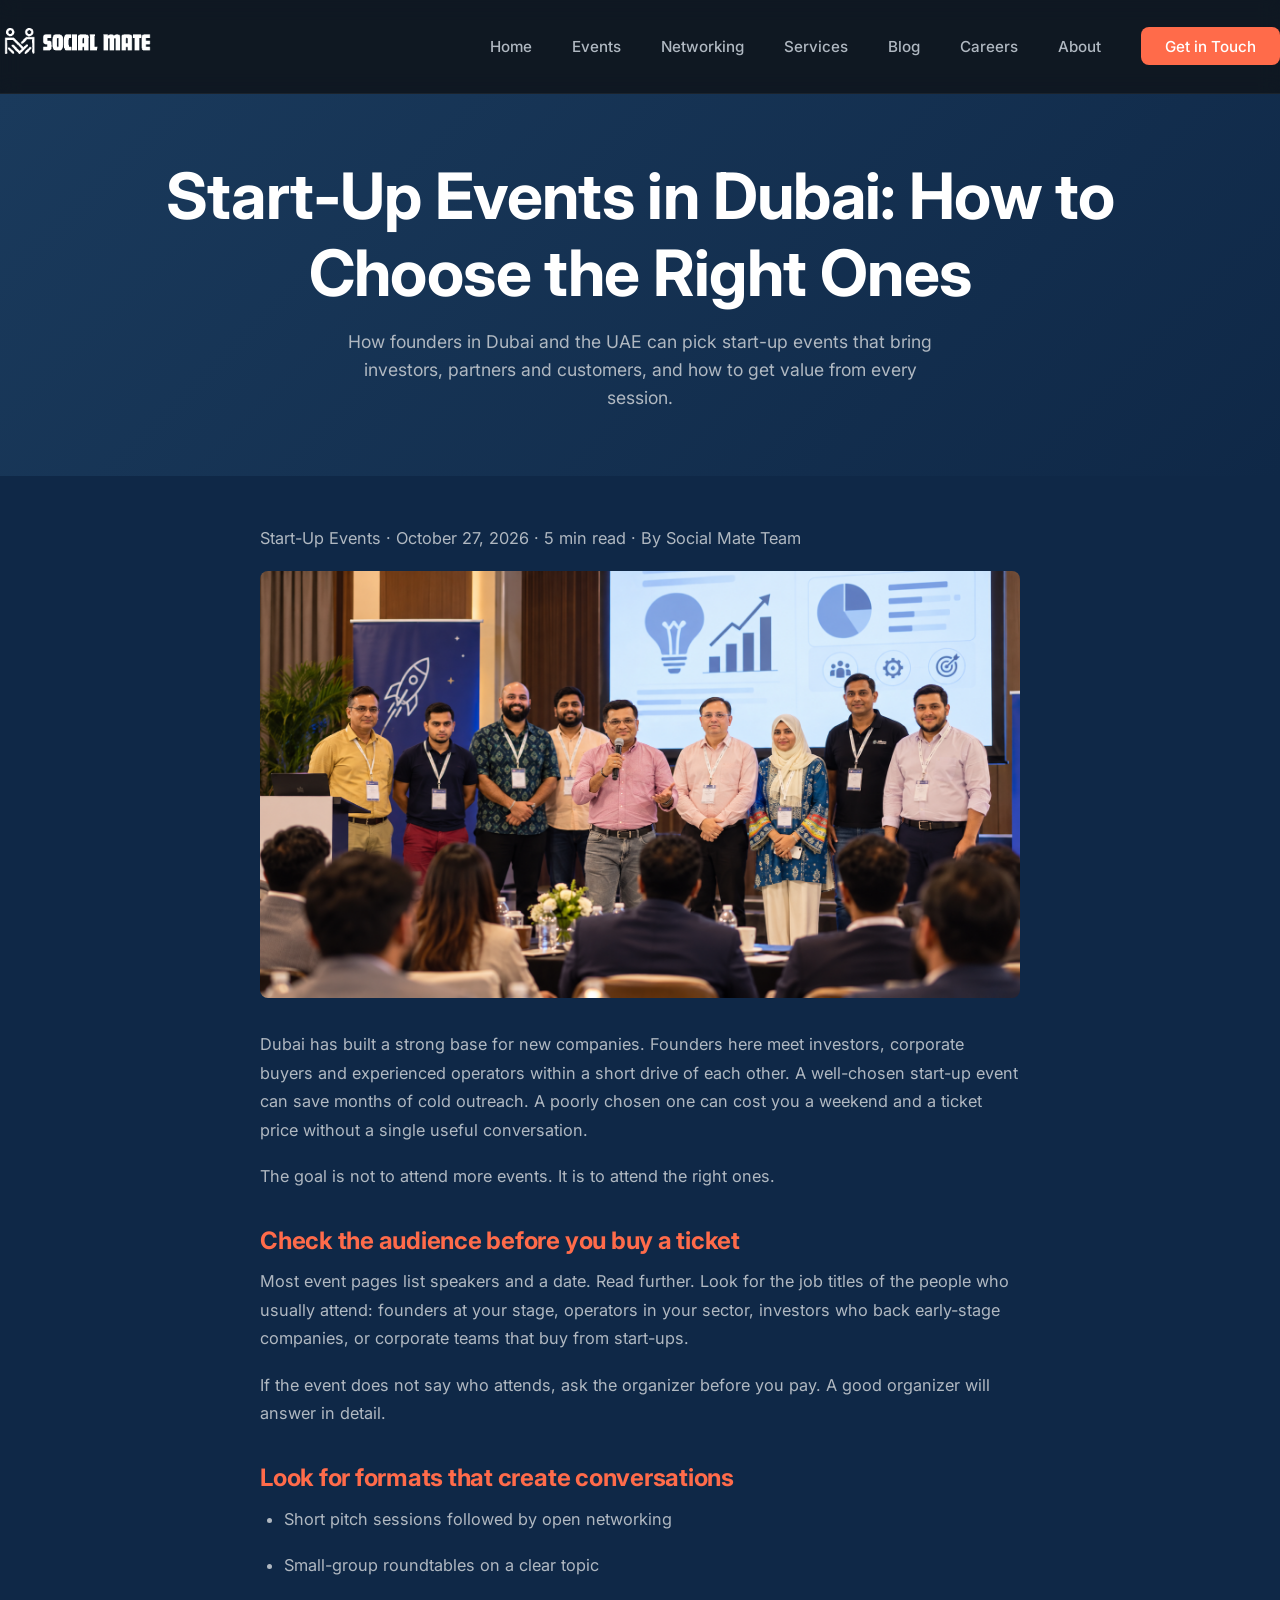
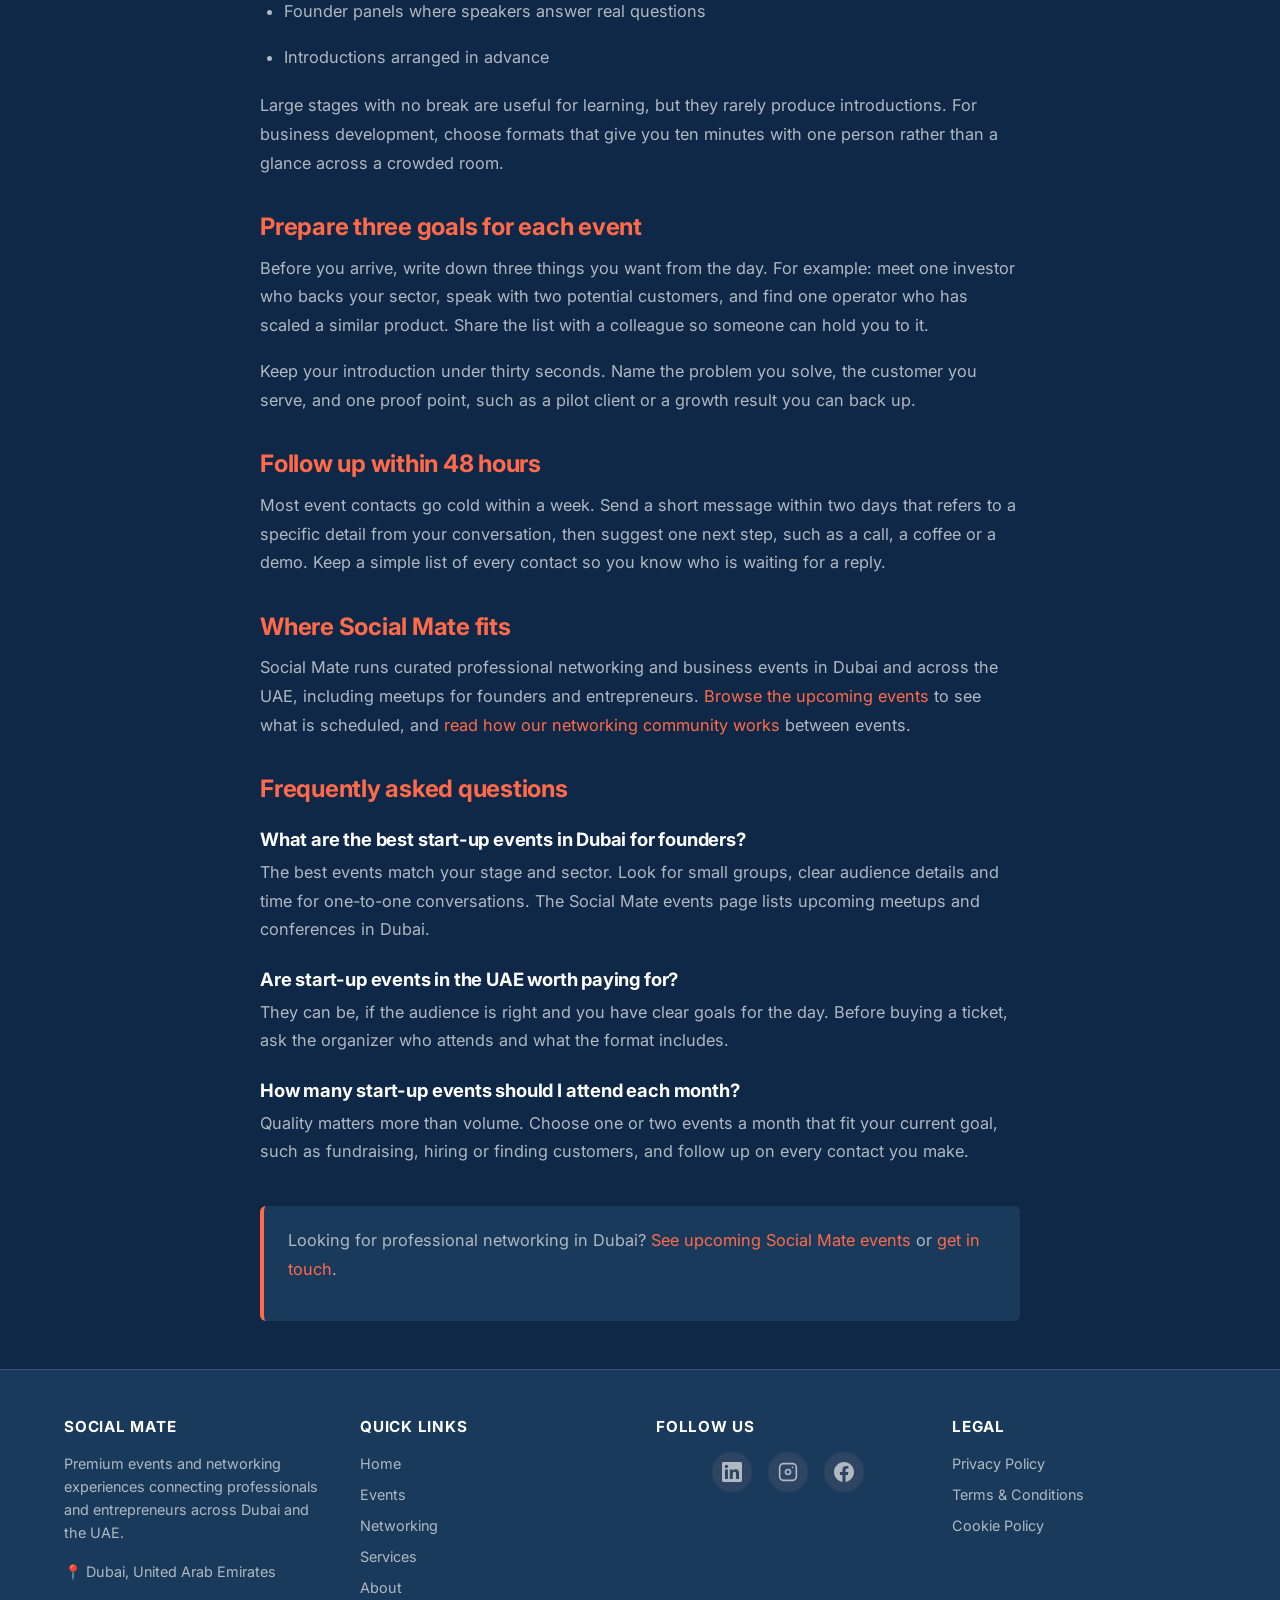
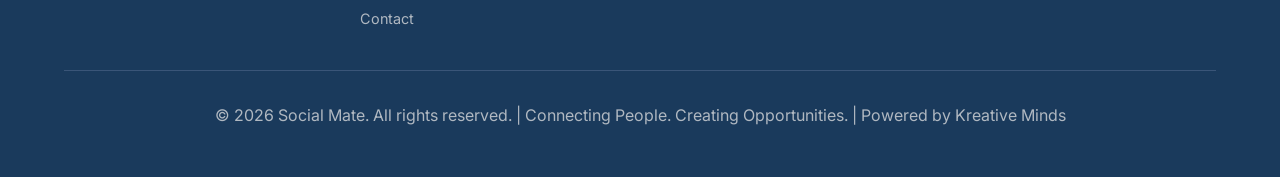
<file: blog/startup-events-dubai-guide.html>
<!DOCTYPE html>
<html lang="en">
<head>
  <meta charset="UTF-8">
  <meta name="viewport" content="width=device-width, initial-scale=1.0">
  <title>Start-Up Events in Dubai: How to Choose the Right Ones | Social Mate</title>
  <meta name="description" content="How founders in Dubai and the UAE can pick start-up events that bring investors, partners and customers, and how to get value from every session.">
  <meta name="keywords" content="start-up events Dubai, startup events UAE, entrepreneur events Dubai, founder networking Dubai, start-up meetups Dubai">

  <meta property="og:title" content="Start-Up Events in Dubai: How to Choose the Right Ones">
  <meta property="og:description" content="How founders in Dubai and the UAE can pick start-up events that bring investors, partners and customers, and how to get value from every session.">
  <meta property="og:type" content="article">
  <meta property="og:url" content="https://socialmate.org/blog/startup-events-dubai-guide.html">
  <meta property="og:image" content="https://socialmate.org/assets/images/socialmate-startup-pitch.jpg">
  <meta property="og:image:alt" content="Founder presenting a start-up pitch at a Social Mate networking event in Dubai">

  <!-- Twitter Card -->
  <meta name="twitter:card" content="summary_large_image">
  <meta name="twitter:title" content="Start-Up Events in Dubai: How to Choose the Right Ones">
  <meta name="twitter:description" content="How founders in Dubai and the UAE can pick start-up events that bring investors, partners and customers, and how to get value from every session.">

  <link rel="canonical" href="https://socialmate.org/blog/startup-events-dubai-guide.html">

  <link rel="icon" type="image/png" href="/assets/images/favicon.png">
  <link rel="preconnect" href="https://fonts.googleapis.com">
  <link rel="preconnect" href="https://fonts.gstatic.com" crossorigin>
  <link href="https://fonts.googleapis.com/css2?family=Inter:wght@400;500;600;700;800&display=swap" rel="stylesheet">

  <link rel="stylesheet" href="/css/style.css">

  <!-- Article Styles -->
  <style>
    .blog-hero {
      text-align: center;
      padding: 4rem 2rem;
      background: linear-gradient(135deg, var(--primary-darker), var(--primary-dark));
    }

    .blog-hero h1 {
      color: var(--text-primary);
      margin-bottom: 1rem;
    }

    .blog-hero p {
      font-size: 1.1rem;
      max-width: 600px;
      margin: 0 auto;
      color: var(--text-secondary);
    }

    .blog-section {
      background: var(--primary-dark);
      padding: 3rem 2rem;
    }

    .blog-grid {
      display: grid;
      grid-template-columns: repeat(auto-fill, minmax(320px, 1fr));
      gap: 2rem;
      margin-bottom: 3rem;
    }

    .blog-card {
      background: var(--neutral-gray);
      border-radius: 8px;
      overflow: hidden;
      border: 1px solid var(--border-color);
      transition: all 0.3s ease;
      display: flex;
      flex-direction: column;
    }

    .blog-card:hover {
      transform: translateY(-4px);
      border-color: var(--accent-coral);
      box-shadow: 0 8px 24px rgba(255, 107, 74, 0.15);
    }

    .blog-card-header {
      background: linear-gradient(135deg, var(--accent-coral), var(--accent-orange));
      padding: 2rem;
      display: flex;
      flex-direction: column;
      justify-content: space-between;
      min-height: 140px;
    }

    .blog-card-category {
      display: inline-block;
      background: rgba(255, 255, 255, 0.2);
      color: white;
      padding: 0.4rem 0.8rem;
      border-radius: 4px;
      font-size: 0.8rem;
      font-weight: 600;
      width: fit-content;
      margin-bottom: 0.8rem;
      backdrop-filter: blur(10px);
    }

    .blog-card h3 {
      font-size: 1.3rem;
      line-height: 1.3;
      color: var(--text-primary);
    }

    .blog-card-body {
      padding: 1.5rem 2rem;
      flex: 1;
      display: flex;
      flex-direction: column;
    }

    .blog-card-description {
      color: var(--text-secondary);
      font-size: 0.95rem;
      margin-bottom: 1.5rem;
      flex: 1;
    }

    .blog-card-meta {
      display: flex;
      justify-content: space-between;
      align-items: center;
      color: var(--text-secondary);
      font-size: 0.85rem;
      border-top: 1px solid var(--border-color);
      padding-top: 1rem;
    }

    .blog-card-date {
      display: flex;
      gap: 0.5rem;
    }

    .blog-card-readtime {
      background: rgba(255, 107, 74, 0.1);
      padding: 0.3rem 0.7rem;
      border-radius: 3px;
      color: var(--accent-coral);
      font-size: 0.8rem;
    }

    @media (max-width: 768px) {
      .blog-hero {
        padding: 2.5rem 1.5rem;
      }

      .blog-hero h1 {
        font-size: 1.8rem;
      }

      .blog-grid {
        grid-template-columns: 1fr;
      }
    }

    .post-body { max-width: 760px; margin: 0 auto; line-height: 1.75; color: var(--text-primary); }
    .post-body h2 { color: var(--accent-coral); font-size: 1.5rem; margin: 2.25rem 0 0.75rem; }
    .post-body h3 { font-size: 1.15rem; margin: 1.5rem 0 0.5rem; }
    .post-body p, .post-body li { color: var(--text-secondary); font-size: 1.02rem; margin-bottom: 1.1rem; }
    .post-body ul, .post-body ol { margin: 0 0 1.25rem 1.5rem; }
    .post-body a { color: var(--accent-coral); }
    .post-meta { color: var(--text-secondary); font-size: 0.9rem; margin-bottom: 1.5rem; }
    .post-figure { margin: 0 0 2rem; }
    .post-figure img { width: 100%; height: auto; border-radius: 8px; display: block; }
    .post-cta { background: var(--primary-darker); border-left: 4px solid var(--accent-coral); padding: 1.25rem 1.5rem; border-radius: 6px; margin-top: 2.5rem; }
  </style>
  <script type="application/ld+json">
  {
  "@context": "https://schema.org",
  "@type": "Article",
  "headline": "Start-Up Events in Dubai: How to Choose the Right Ones",
  "description": "How founders in Dubai and the UAE can pick start-up events that bring investors, partners and customers, and how to get value from every session.",
  "image": "https://socialmate.org/assets/images/socialmate-startup-pitch.jpg",
  "datePublished": "2026-10-27",
  "dateModified": "2026-10-27",
  "author": {
    "@type": "Organization",
    "name": "Social Mate Team",
    "url": "https://socialmate.org"
  },
  "publisher": {
    "@type": "Organization",
    "name": "Social Mate",
    "logo": {
      "@type": "ImageObject",
      "url": "https://socialmate.org/assets/images/logo.png"
    }
  },
  "mainEntityOfPage": "https://socialmate.org/blog/startup-events-dubai-guide.html"
}
  </script>
  <script type="application/ld+json">
  {
  "@context": "https://schema.org",
  "@type": "FAQPage",
  "mainEntity": [
    {
      "@type": "Question",
      "name": "What are the best start-up events in Dubai for founders?",
      "acceptedAnswer": {
        "@type": "Answer",
        "text": "The best events match your stage and sector. Look for small groups, clear audience details and time for one-to-one conversations. The Social Mate events page lists upcoming meetups and conferences in Dubai."
      }
    },
    {
      "@type": "Question",
      "name": "Are start-up events in the UAE worth paying for?",
      "acceptedAnswer": {
        "@type": "Answer",
        "text": "They can be, if the audience is right and you have clear goals for the day. Before buying a ticket, ask the organizer who attends and what the format includes."
      }
    },
    {
      "@type": "Question",
      "name": "How many start-up events should I attend each month?",
      "acceptedAnswer": {
        "@type": "Answer",
        "text": "Quality matters more than volume. Choose one or two events a month that fit your current goal, such as fundraising, hiring or finding customers, and follow up on every contact you make."
      }
    }
  ]
}
  </script>
  <script type="application/ld+json">
  {
  "@context": "https://schema.org",
  "@type": "BreadcrumbList",
  "itemListElement": [
    {
      "@type": "ListItem",
      "position": 1,
      "name": "Home",
      "item": "https://socialmate.org/"
    },
    {
      "@type": "ListItem",
      "position": 2,
      "name": "Blog",
      "item": "https://socialmate.org/blog.html"
    },
    {
      "@type": "ListItem",
      "position": 3,
      "name": "Start-Up Events in Dubai: How to Choose the Right Ones",
      "item": "https://socialmate.org/blog/startup-events-dubai-guide.html"
    }
  ]
}
  </script>
</head>
<body>
  <header>
    <nav class="container" style="display: flex; justify-content: space-between; align-items: center; padding: 1rem 0;">
      <div class="logo">
        <a href="/">
          <img src="/assets/images/logo.png" alt="Social Mate Logo" style="height: 50px; width: auto;">
        </a>
      </div>

      <ul class="nav-menu" style="list-style: none; display: flex; gap: 2.5rem;">
        <li><a href="/">Home</a></li>
        <li><a href="/events.html">Events</a></li>
        <li><a href="/networking.html">Networking</a></li>
        <li><a href="/services.html">Services</a></li>
        <li><a href="/blog.html">Blog</a></li>
        <li><a href="/careers.html">Careers</a></li>
        <li><a href="/about.html">About</a></li>
        <li><a href="/contact.html" class="nav-cta">Get in Touch</a></li>
      </ul>

      <div class="hamburger">
        <span></span>
        <span></span>
        <span></span>
      </div>
    </nav>
  </header>

  <section class="blog-hero">
    <div class="container">
      <h1>Start-Up Events in Dubai: How to Choose the Right Ones</h1>
      <p>How founders in Dubai and the UAE can pick start-up events that bring investors, partners and customers, and how to get value from every session.</p>
    </div>
  </section>

  <section class="blog-section">
    <div class="container">
      <article class="post-body">
        <p class="post-meta">Start-Up Events · October 27, 2026 · 5 min read · By Social Mate Team</p>

        <figure class="post-figure">
          <img src="/assets/images/socialmate-startup-pitch.jpg" width="1672" height="941" alt="Founder presenting a start-up pitch at a Social Mate networking event in Dubai" loading="eager" decoding="async">
        </figure>

        <p>Dubai has built a strong base for new companies. Founders here meet investors, corporate buyers and experienced operators within a short drive of each other. A well-chosen start-up event can save months of cold outreach. A poorly chosen one can cost you a weekend and a ticket price without a single useful conversation.</p>
        <p>The goal is not to attend more events. It is to attend the right ones.</p>
        <h2>Check the audience before you buy a ticket</h2>
        <p>Most event pages list speakers and a date. Read further. Look for the job titles of the people who usually attend: founders at your stage, operators in your sector, investors who back early-stage companies, or corporate teams that buy from start-ups.</p>
        <p>If the event does not say who attends, ask the organizer before you pay. A good organizer will answer in detail.</p>
        <h2>Look for formats that create conversations</h2>
        <ul>
          <li>Short pitch sessions followed by open networking</li>
          <li>Small-group roundtables on a clear topic</li>
          <li>Founder panels where speakers answer real questions</li>
          <li>Introductions arranged in advance</li>
        </ul>
        <p>Large stages with no break are useful for learning, but they rarely produce introductions. For business development, choose formats that give you ten minutes with one person rather than a glance across a crowded room.</p>
        <h2>Prepare three goals for each event</h2>
        <p>Before you arrive, write down three things you want from the day. For example: meet one investor who backs your sector, speak with two potential customers, and find one operator who has scaled a similar product. Share the list with a colleague so someone can hold you to it.</p>
        <p>Keep your introduction under thirty seconds. Name the problem you solve, the customer you serve, and one proof point, such as a pilot client or a growth result you can back up.</p>
        <h2>Follow up within 48 hours</h2>
        <p>Most event contacts go cold within a week. Send a short message within two days that refers to a specific detail from your conversation, then suggest one next step, such as a call, a coffee or a demo. Keep a simple list of every contact so you know who is waiting for a reply.</p>
        <h2>Where Social Mate fits</h2>
        <p>Social Mate runs curated professional networking and business events in Dubai and across the UAE, including meetups for founders and entrepreneurs. <a href="/events.html">Browse the upcoming events</a> to see what is scheduled, and <a href="/networking.html">read how our networking community works</a> between events.</p>

        <h2>Frequently asked questions</h2>
        <h3>What are the best start-up events in Dubai for founders?</h3>
        <p>The best events match your stage and sector. Look for small groups, clear audience details and time for one-to-one conversations. The Social Mate events page lists upcoming meetups and conferences in Dubai.</p>
        <h3>Are start-up events in the UAE worth paying for?</h3>
        <p>They can be, if the audience is right and you have clear goals for the day. Before buying a ticket, ask the organizer who attends and what the format includes.</p>
        <h3>How many start-up events should I attend each month?</h3>
        <p>Quality matters more than volume. Choose one or two events a month that fit your current goal, such as fundraising, hiring or finding customers, and follow up on every contact you make.</p>

        <div class="post-cta">
          <p>Looking for professional networking in Dubai? <a href="/events.html">See upcoming Social Mate events</a> or <a href="/contact.html">get in touch</a>.</p>
        </div>
      </article>
    </div>
  </section>

  <footer>
    <div class="container">
      <div class="footer-content">
        <div class="footer-section">
          <h4>Social Mate</h4>
          <p style="font-size: 0.9rem; color: var(--text-secondary);">Premium events and networking experiences connecting professionals and entrepreneurs across Dubai and the UAE.</p>
          <p style="font-size: 0.9rem; color: var(--text-secondary); margin-top: 1rem;">📍 Dubai, United Arab Emirates</p>
        </div>

        <div class="footer-section">
          <h4>Quick Links</h4>
          <ul>
            <li><a href="/">Home</a></li>
            <li><a href="/events.html">Events</a></li>
            <li><a href="/networking.html">Networking</a></li>
            <li><a href="/services.html">Services</a></li>
            <li><a href="/about.html">About</a></li>
            <li><a href="/contact.html">Contact</a></li>
          </ul>
        </div>

        <div class="footer-section">
          <h4>Follow Us</h4>
          <div class="social-links">
            <a href="https://linkedin.com/company/socialmateevents" target="_blank" title="LinkedIn">
              <svg viewBox="0 0 24 24" width="20" height="20" fill="currentColor">
                <path d="M20.447 20.452h-3.554v-5.569c0-1.328-.027-3.037-1.852-3.037-1.853 0-2.136 1.445-2.136 2.939v5.667H9.351V9h3.414v1.561h.046c.477-.9 1.637-1.85 3.37-1.85 3.601 0 4.267 2.37 4.267 5.455v6.286zM5.337 7.433c-1.144 0-2.063-.926-2.063-2.065 0-1.138.92-2.063 2.063-2.063 1.14 0 2.064.925 2.064 2.063 0 1.139-.925 2.065-2.064 2.065zm1.782 13.019H3.555V9h3.564v11.452zM22.225 0H1.771C.792 0 0 .774 0 1.729v20.542C0 23.227.792 24 1.771 24h20.451C23.2 24 24 23.227 24 22.271V1.729C24 .774 23.2 0 22.222 0h.003z"/>
              </svg>
            </a>
            <a href="https://www.instagram.com/socialmateuae" target="_blank" title="Instagram">
              <svg viewBox="0 0 24 24" width="20" height="20" fill="currentColor">
                <rect x="2" y="2" width="20" height="20" rx="4.5" fill="none" stroke="currentColor" stroke-width="2"/>
                <circle cx="12" cy="12" r="3" fill="none" stroke="currentColor" stroke-width="2"/>
                <circle cx="17.5" cy="6.5" r="1" fill="currentColor"/>
              </svg>
            </a>
            <a href="https://www.facebook.com/SocialMateUAE" target="_blank" title="Facebook">
              <svg viewBox="0 0 24 24" width="20" height="20" fill="currentColor">
                <path d="M24 12.073c0-6.627-5.373-12-12-12s-12 5.373-12 12c0 5.99 4.388 10.954 10.125 11.854v-8.385H7.078v-3.47h3.047V9.43c0-3.007 1.792-4.669 4.533-4.669 1.312 0 2.686.235 2.686.235v2.953H15.83c-1.491 0-1.956.925-1.956 1.874v2.25h3.328l-.532 3.47h-2.796v8.385C19.612 23.027 24 18.062 24 12.073z"/>
              </svg>
            </a>
          </div>
        </div>

        <div class="footer-section">
          <h4>Legal</h4>
          <ul>
            <li><a href="/privacy.html">Privacy Policy</a></li>
            <li><a href="/terms.html">Terms & Conditions</a></li>
            <li><a href="/cookies.html">Cookie Policy</a></li>
          </ul>
        </div>
      </div>

      <div class="footer-bottom">
        <p>© <span id="current-year">2026</span> <a href="/" style="color: inherit; text-decoration: none;">Social Mate</a>. All rights reserved. | Connecting People. Creating Opportunities. | Powered by <a href="https://kreativeminds.ae" target="_blank" style="color: inherit; text-decoration: none;">Kreative Minds</a></p>
      </div>
    </div>
  </footer>

  <script src="/js/script.js"></script>
</body>
</html>
</file>
<file: css/style.css>
/* Social Mate Events UAE - Premium Modern Design */

:root {
  --primary-dark: #0f2847;
  --primary-darker: #1a3a5c;
  --text-primary: #ffffff;
  --text-secondary: #b0b8c1;
  --accent-coral: #ff6b4a;
  --accent-coral-light: #ff8670;
  --accent-orange: #ff8c3a;
  --neutral-gray: #2d4563;
  --neutral-light: #f8f9fa;
  --border-color: #3a5578;
  --success: #10b981;
  --error: #ef4444;
}

* {
  margin: 0;
  padding: 0;
  box-sizing: border-box;
}

html {
  scroll-behavior: smooth;
}

body {
  font-family: 'Inter', -apple-system, BlinkMacSystemFont, 'Segoe UI', sans-serif;
  background-color: var(--primary-dark);
  color: var(--text-primary);
  line-height: 1.6;
  overflow-x: hidden;
}

/* Typography */
h1, h2, h3, h4, h5, h6 {
  font-weight: 700;
  line-height: 1.2;
  letter-spacing: -0.01em;
}

h1 {
  font-size: clamp(2.5rem, 8vw, 4rem);
  margin-bottom: 1.5rem;
}

h2 {
  font-size: clamp(2rem, 5vw, 3rem);
  margin-bottom: 1.25rem;
}

h3 {
  font-size: clamp(1.5rem, 4vw, 2rem);
  margin-bottom: 1rem;
}

p {
  font-size: 1rem;
  color: var(--text-secondary);
  margin-bottom: 1rem;
}

a {
  color: var(--accent-coral);
  text-decoration: none;
  transition: color 0.3s ease;
}

a:hover {
  color: var(--accent-orange);
}

/* Containers & Layouts */
.container {
  max-width: 1400px;
  margin: 0 auto;
  padding: 0 2rem;
}

@media (max-width: 768px) {
  .container {
    padding: 0 1.5rem;
  }
}

/* Navigation */
header {
  position: sticky;
  top: 0;
  z-index: 1000;
  background: rgba(15, 20, 25, 0.8);
  backdrop-filter: blur(10px);
  border-bottom: 1px solid rgba(58, 65, 72, 0.3);
  transition: all 0.3s ease;
}

header.scrolled {
  background: rgba(15, 20, 25, 0.5);
  border-bottom-color: rgba(58, 65, 72, 0.1);
}

nav {
  display: flex;
  justify-content: space-between;
  align-items: center;
  padding: 0.5rem 2rem;
}

.logo {
  font-size: 1.5rem;
  font-weight: 800;
  letter-spacing: -0.02em;
  display: flex;
  align-items: center;
  gap: 0.5rem;
}

.logo-icon {
  width: 32px;
  height: 32px;
  background: linear-gradient(135deg, var(--accent-coral), var(--accent-orange));
  border-radius: 6px;
  display: flex;
  align-items: center;
  justify-content: center;
  font-weight: 900;
  font-size: 0.9rem;
}

.nav-menu {
  display: flex;
  list-style: none;
  gap: 2.5rem;
  align-items: center;
}

.nav-menu a {
  color: var(--text-secondary);
  font-size: 0.95rem;
  font-weight: 500;
  transition: color 0.3s ease;
}

.nav-menu a:hover {
  color: var(--accent-coral);
}

.nav-cta {
  background: var(--accent-coral);
  color: white !important;
  padding: 0.6rem 1.5rem;
  border-radius: 8px;
  font-weight: 600;
  transition: all 0.3s ease;
}

.nav-cta:hover {
  background: var(--accent-coral-light);
  transform: translateY(-2px);
}

.hamburger {
  display: none;
  flex-direction: column;
  gap: 5px;
  cursor: pointer;
}

.hamburger span {
  width: 25px;
  height: 2px;
  background: var(--text-primary);
  border-radius: 2px;
  transition: all 0.3s ease;
}

@media (max-width: 768px) {
  .nav-menu {
    display: none;
  }

  .hamburger {
    display: flex;
  }

  .hamburger.active span:nth-child(1) {
    transform: rotate(45deg) translate(8px, 8px);
  }

  .hamburger.active span:nth-child(2) {
    opacity: 0;
  }

  .hamburger.active span:nth-child(3) {
    transform: rotate(-45deg) translate(7px, -7px);
  }
}

/* Buttons */
.btn {
  padding: 0.875rem 2rem;
  border-radius: 8px;
  font-weight: 600;
  font-size: 0.95rem;
  border: none;
  cursor: pointer;
  transition: all 0.3s ease;
  display: inline-block;
  text-align: center;
  text-decoration: none;
}

.btn-primary {
  background: var(--accent-coral);
  color: white;
}

.btn-primary:hover {
  background: var(--accent-coral-light);
  transform: translateY(-2px);
  box-shadow: 0 12px 24px rgba(255, 107, 74, 0.3);
}

.btn-secondary {
  background: transparent;
  color: var(--accent-coral);
  border: 2px solid var(--accent-coral);
}

.btn-secondary:hover {
  background: var(--accent-coral);
  color: white;
}

.btn-dark {
  background: var(--neutral-gray);
  color: white;
}

.btn-dark:hover {
  background: var(--border-color);
}

/* Hero Section */
.hero {
  padding: 6rem 2rem;
  text-align: center;
  background: linear-gradient(135deg, var(--primary-dark) 0%, var(--primary-darker) 100%);
  position: relative;
  overflow: hidden;
}

.hero::before {
  content: '';
  position: absolute;
  top: -50%;
  right: -10%;
  width: 500px;
  height: 500px;
  background: radial-gradient(circle, rgba(255, 107, 74, 0.1) 0%, transparent 70%);
  border-radius: 50%;
  z-index: -1;
}

.hero::after {
  content: '';
  position: absolute;
  bottom: -30%;
  left: -10%;
  width: 400px;
  height: 400px;
  background: radial-gradient(circle, rgba(255, 140, 58, 0.08) 0%, transparent 70%);
  border-radius: 50%;
  z-index: -1;
}

.hero-content {
  max-width: 900px;
  margin: 0 auto;
}

.hero-badge {
  display: inline-block;
  background: rgba(255, 107, 74, 0.1);
  border: 1px solid var(--accent-coral);
  padding: 0.5rem 1rem;
  border-radius: 6px;
  font-size: 0.85rem;
  color: var(--accent-coral);
  margin-bottom: 1.5rem;
  font-weight: 600;
}

.hero h1 {
  background: linear-gradient(135deg, #ffffff 0%, var(--text-secondary) 100%);
  -webkit-background-clip: text;
  -webkit-text-fill-color: transparent;
  background-clip: text;
  margin-bottom: 1.5rem;
}

.hero-description {
  font-size: 1.2rem;
  color: var(--text-secondary);
  margin-bottom: 2.5rem;
}

.hero-cta {
  display: flex;
  gap: 1rem;
  justify-content: center;
  flex-wrap: wrap;
  margin-bottom: 2rem;
}

.location-badge {
  display: inline-flex;
  align-items: center;
  gap: 0.5rem;
  font-size: 0.9rem;
  color: var(--text-secondary);
  margin-top: 2rem;
}

/* Sections */
section {
  padding: 5rem 2rem;
}

.section-header {
  text-align: center;
  margin-bottom: 3.5rem;
}

.section-header h2 {
  margin-bottom: 1rem;
}

.section-header p {
  font-size: 1.1rem;
  max-width: 600px;
  margin: 0 auto;
}

/* Cards */
.card {
  background: var(--neutral-gray);
  border: 1px solid var(--border-color);
  border-radius: 12px;
  padding: 2rem;
  transition: all 0.3s ease;
}

.card:hover {
  border-color: var(--accent-coral);
  transform: translateY(-4px);
  box-shadow: 0 20px 40px rgba(255, 107, 74, 0.15);
}

.card img {
  width: 100%;
  height: auto;
  border-radius: 8px;
  margin-bottom: 1.5rem;
  object-fit: cover;
}

.card h3 {
  margin-bottom: 0.75rem;
}

.card p {
  font-size: 0.95rem;
  margin-bottom: 1.5rem;
}

/* Grid Layouts */
.grid-2 {
  display: grid;
  grid-template-columns: repeat(auto-fit, minmax(300px, 1fr));
  gap: 2rem;
}

.grid-3 {
  display: grid;
  grid-template-columns: 1fr 1fr 1fr !important;
  gap: 2.5rem;
}

@media (max-width: 900px) {
  .grid-3 {
    grid-template-columns: 1fr 1fr !important;
  }
}

@media (max-width: 600px) {
  .grid-3 {
    grid-template-columns: 1fr !important;
  }
}

.grid-4 {
  display: grid;
  grid-template-columns: repeat(auto-fit, minmax(240px, 1fr));
  gap: 2rem;
}

.grid-3-fixed {
  display: grid;
  grid-template-columns: 1fr 1fr 1fr !important;
  gap: 2rem;
  width: 100%;
  max-width: 100%;
}

.grid-3-fixed .card {
  min-width: 0;
  overflow: hidden;
}

@supports (display: grid) {
  .grid-3-fixed {
    grid-template-columns: 1fr 1fr 1fr !important;
  }
}

@media (max-width: 1200px) {
  .grid-3-fixed {
    grid-template-columns: 1fr 1fr 1fr !important;
    gap: 1.5rem;
  }
}

@media (max-width: 900px) {
  .grid-3-fixed {
    grid-template-columns: 1fr 1fr !important;
    gap: 1.5rem;
  }
}

@media (max-width: 768px) {
  .grid-2, .grid-3, .grid-4 {
    grid-template-columns: 1fr;
  }

  .grid-3-fixed {
    grid-template-columns: 1fr !important;
    gap: 1rem;
  }
}

/* Feature Grid */
.feature-grid {
  display: grid;
  grid-template-columns: 1fr 1fr;
  gap: 3rem;
  align-items: center;
}

.feature-image {
  width: 100%;
  height: auto;
  border-radius: 12px;
  overflow: hidden;
}

.feature-image img {
  width: 100%;
  height: 100%;
  object-fit: cover;
}

@media (max-width: 768px) {
  .feature-grid {
    grid-template-columns: 1fr;
    gap: 2rem;
  }
}

/* Forms */
.form-group {
  margin-bottom: 1.5rem;
}

label {
  display: block;
  margin-bottom: 0.5rem;
  font-weight: 500;
  font-size: 0.95rem;
}

input, textarea, select {
  width: 100%;
  padding: 0.875rem;
  background: var(--neutral-gray);
  border: 1px solid var(--border-color);
  border-radius: 8px;
  color: var(--text-primary);
  font-family: inherit;
  font-size: 0.95rem;
  transition: border-color 0.3s ease;
}

input:focus, textarea:focus, select:focus {
  outline: none;
  border-color: var(--accent-coral);
  box-shadow: 0 0 0 3px rgba(255, 107, 74, 0.1);
}

textarea {
  resize: vertical;
  min-height: 120px;
}

.checkbox-group {
  display: flex;
  align-items: center;
  gap: 0.75rem;
}

input[type="checkbox"], input[type="radio"] {
  width: auto;
  cursor: pointer;
}

/* Footer */
footer {
  background: var(--primary-darker);
  border-top: 1px solid var(--border-color);
  padding: 3rem 2rem 2rem;
}

.footer-content {
  display: grid;
  grid-template-columns: repeat(auto-fit, minmax(200px, 1fr));
  gap: 2rem;
  margin-bottom: 2rem;
}

.footer-section h4 {
  margin-bottom: 1rem;
  font-size: 0.95rem;
  text-transform: uppercase;
  letter-spacing: 0.05em;
  color: var(--text-primary);
}

.footer-section ul {
  list-style: none;
}

.footer-section a {
  color: var(--text-secondary);
  font-size: 0.9rem;
  margin-bottom: 0.5rem;
  display: block;
}

.footer-bottom {
  text-align: center;
  padding-top: 2rem;
  border-top: 1px solid var(--border-color);
  color: var(--text-secondary);
  font-size: 0.9rem;
}

.social-links {
  display: flex;
  gap: 1rem;
  justify-content: center;
  margin-top: 1rem;
}

.social-links a {
  display: flex;
  align-items: center;
  justify-content: center;
  width: 40px;
  height: 40px;
  background: var(--neutral-gray);
  border-radius: 50%;
  transition: all 0.3s ease;
}

.social-links a:hover {
  background: var(--accent-coral);
}

/* Animations */
@keyframes fadeInUp {
  from {
    opacity: 0;
    transform: translateY(30px);
  }
  to {
    opacity: 1;
    transform: translateY(0);
  }
}

@keyframes slideInLeft {
  from {
    opacity: 0;
    transform: translateX(-30px);
  }
  to {
    opacity: 1;
    transform: translateX(0);
  }
}

@keyframes fadeOut {
  from {
    opacity: 1;
    transform: translateY(0);
  }
  to {
    opacity: 0;
    transform: translateY(-30px);
  }
}

.fade-in-up {
  animation: fadeInUp 0.6s ease-out forwards;
}

.slide-in-left {
  animation: slideInLeft 0.6s ease-out forwards;
}

/* Event Categories */
.event-category {
  display: inline-block;
  background: rgba(255, 107, 74, 0.1);
  border: 1px solid var(--accent-coral);
  color: var(--accent-coral);
  padding: 0.4rem 0.9rem;
  border-radius: 6px;
  font-size: 0.8rem;
  font-weight: 600;
  text-transform: uppercase;
  letter-spacing: 0.05em;
  margin-bottom: 1rem;
}

/* Service Icons */
.service-icon {
  width: 60px;
  height: 60px;
  background: linear-gradient(135deg, var(--accent-coral), var(--accent-orange));
  border-radius: 12px;
  display: flex;
  align-items: center;
  justify-content: center;
  font-size: 1.5rem;
  margin-bottom: 1rem;
  color: white;
}

.service-icon svg {
  stroke: white;
  color: white;
}

/* Testimonials */
.testimonial {
  background: var(--neutral-gray);
  border-left: 4px solid var(--accent-coral);
  padding: 2rem;
  border-radius: 8px;
}

.testimonial-text {
  font-style: italic;
  margin-bottom: 1rem;
  color: var(--text-secondary);
}

.testimonial-author {
  font-weight: 600;
  color: var(--text-primary);
}

.testimonial-role {
  font-size: 0.9rem;
  color: var(--text-secondary);
}

/* CTA Section */
.cta-section {
  background: linear-gradient(135deg, var(--accent-coral) 0%, var(--accent-orange) 100%);
  padding: 4rem 2rem;
  text-align: center;
  border-radius: 16px;
  margin: 2rem 0;
}

.cta-section h2 {
  color: white;
}

.cta-section p {
  color: rgba(255, 255, 255, 0.9);
}

.cta-section .btn {
  background: white;
  color: var(--accent-coral);
  margin-top: 1.5rem;
}

.cta-section .btn:hover {
  background: rgba(255, 255, 255, 0.9);
}

/* Utility Classes */
.text-center {
  text-align: center;
}

.text-muted {
  color: var(--text-secondary);
}

.mt-1 { margin-top: 1rem; }
.mt-2 { margin-top: 2rem; }
.mt-3 { margin-top: 3rem; }

.mb-1 { margin-bottom: 1rem; }
.mb-2 { margin-bottom: 2rem; }
.mb-3 { margin-bottom: 3rem; }

.gap-1 { gap: 1rem; }
.gap-2 { gap: 2rem; }

.hidden {
  display: none !important;
}

/* Mobile First */
@media (max-width: 768px) {
  h1 {
    font-size: 2rem;
  }

  h2 {
    font-size: 1.5rem;
  }

  section {
    padding: 3rem 1.5rem;
  }

  .hero {
    padding: 4rem 1.5rem;
  }

  .container {
    padding: 0 1.5rem;
  }

  nav {
    padding: 1rem 1.5rem;
  }

  .hero-cta {
    flex-direction: column;
  }

  .hero-cta .btn {
    width: 100%;
  }

  .feature-grid {
    gap: 2rem;
  }
}

/* Accessibility */
@media (prefers-reduced-motion: reduce) {
  * {
    animation-duration: 0.01ms !important;
    transition-duration: 0.01ms !important;
  }
}

/* Print Styles */
@media print {
  header, footer {
    display: none;
  }
}
</file>
